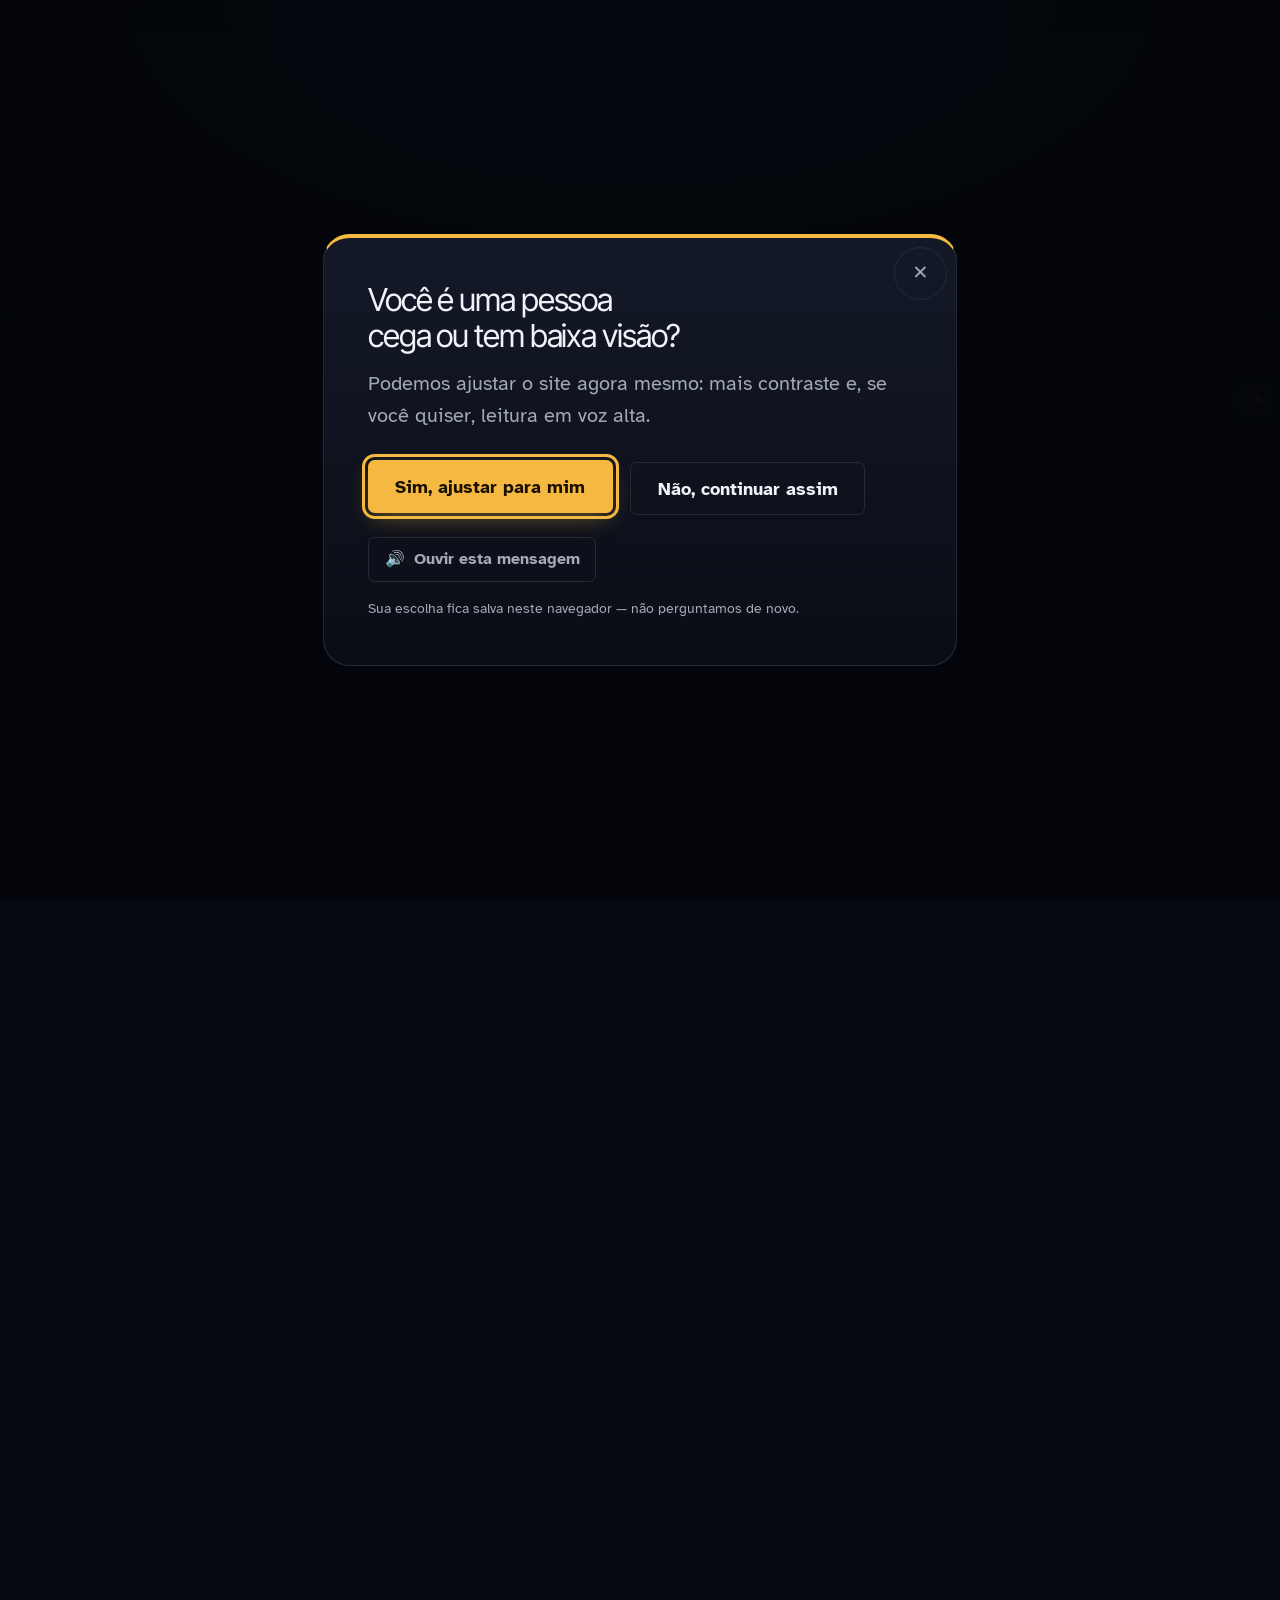
<file: index.html>
<!DOCTYPE html>
<html lang="pt-BR">
<head>
  <meta charset="UTF-8" />
  <meta name="viewport" content="width=device-width, initial-scale=1" />
  <meta
    name="description"
    content="Ponto a Ponto: site escolar sobre acessibilidade, Braille e tecnologia assistiva — feito para pessoas cegas, com baixa visão e para quem quer aprender sobre o tema."
  />
  <meta name="theme-color" content="#0A0D16" />
  <title>Ponto a Ponto — Acessibilidade, Braille e tecnologia assistiva</title>

  <!-- Favicon: cela Braille da letra P (a marca do site) -->
  <link rel="icon" href="favicon.svg" type="image/svg+xml" />
  <link rel="icon" href="favicon-32.png" sizes="32x32" type="image/png" />
  <link rel="apple-touch-icon" href="apple-touch-icon.png" />

  <!-- Open Graph / Twitter — cartão de preview ao compartilhar o link.
       A imagem precisa de URL ABSOLUTA (os apps buscam de fora). -->
  <meta property="og:type" content="website" />
  <meta property="og:site_name" content="Ponto a Ponto" />
  <meta property="og:locale" content="pt_BR" />
  <meta property="og:url" content="https://dgolaus.github.io/ponto-a-ponto/" />
  <meta property="og:title" content="Ponto a Ponto — Acessibilidade, Braille e tecnologia assistiva" />
  <meta property="og:description" content="Portal educativo sobre acessibilidade: aprenda Braille, conheça tecnologias assistivas e experimente. Para pessoas cegas, com baixa visão e para todo mundo." />
  <meta property="og:image" content="https://dgolaus.github.io/ponto-a-ponto/banner.png" />
  <meta property="og:image:width" content="1200" />
  <meta property="og:image:height" content="630" />
  <meta property="og:image:alt" content="Ponto a Ponto — portal educativo de acessibilidade, com um olho desenhado em pontos dourados." />
  <meta name="twitter:card" content="summary_large_image" />
  <meta name="twitter:title" content="Ponto a Ponto — Acessibilidade, Braille e tecnologia assistiva" />
  <meta name="twitter:description" content="Portal educativo sobre acessibilidade: Braille, tecnologia assistiva e dados do IBGE. Para pessoas cegas, com baixa visão e para todo mundo." />
  <meta name="twitter:image" content="https://dgolaus.github.io/ponto-a-ponto/banner.png" />

  <!--
    Fontes (sistema de 4 papéis, inspirado no DESIGN.md do Resend):
    - Atkinson Hyperlegible (Braille Institute): todo o texto de leitura e a
      interface. Escolha deliberada, pela máxima legibilidade — não trocar.
    - Newsreader (serifada): só o título do hero, tom editorial.
    - Inter Tight (grotesca compacta): títulos de seção.
    - JetBrains Mono: etiquetas, rótulos e números de destaque.
    No modo de alto contraste, todas voltam para a Atkinson.
  -->
  <link rel="preconnect" href="https://fonts.googleapis.com" />
  <link rel="preconnect" href="https://fonts.gstatic.com" crossorigin />
  <link
    href="https://fonts.googleapis.com/css2?family=Atkinson+Hyperlegible:ital,wght@0,400;0,700;1,400&family=Newsreader:ital,opsz,wght@0,6..72,300;0,6..72,400;0,6..72,500;1,6..72,400&family=Inter+Tight:wght@400;500;600&family=JetBrains+Mono:wght@400;500&display=swap"
    rel="stylesheet"
  />

  <link rel="stylesheet" href="style.css" />

  <!--
    "Aviso primeiro": esconde o site (desfocado) ANTES da pintura.
    O aviso abre sobre a tela escura; quando a pessoa responde, o
    script.js remove a classe e o site inteiro assenta em foco.
    Failsafe: se o script.js não rodar em 8s, libera o site.
  -->
  <script>
    (function () {
      var raiz = document.documentElement;
      raiz.classList.add("pre-aviso");
      setTimeout(function () {
        if (!window.__papPronto) raiz.classList.remove("pre-aviso");
      }, 8000);
    })();
  </script>

  <script src="script.js" defer></script>
</head>
<body>
  <!-- Skip link: primeiro elemento focável da página (aparece só com Tab) -->
  <a class="pular-link" href="#conteudo-principal">Pular para o conteúdo principal</a>

  <!-- Região que anuncia mudanças para leitores de tela -->
  <div id="regiao-avisos" class="visualmente-oculto" role="status" aria-live="polite"></div>

  <!--
    Cabeçalho fixo. Ao rolar, ganha a classe .rolado (via script.js):
    o nome compacta e o anel de progresso preenche em volta do logo.
    A acessibilidade agora é um menu aberto por botão, aqui dentro.
  -->
  <header class="cabecalho">
    <div class="cabecalho-conteudo">
      <!-- Pílula central: a marca, com o anel de progresso do scroll.
           (Fica no meio pelo grid-column; vem primeiro no HTML para os
           leitores de tela encontrarem o link de início logo de cara.) -->
      <a class="pilula marca" href="index.html" aria-label="Ponto a Ponto — página inicial">
        <span class="marca-simbolo" aria-hidden="true">
          <!-- Anel de progresso do scroll (o "loading" em volta do logo) -->
          <svg class="marca-anel" viewBox="0 0 44 44" width="44" height="44">
            <circle class="anel-fundo" cx="22" cy="22" r="20" />
            <circle class="anel-progresso" cx="22" cy="22" r="20" />
          </svg>
          <!-- Logotipo: célula Braille da letra P (pontos 1, 2, 3 e 4) -->
          <span class="marca-celula">
            <span class="ponto-mini cheio"></span><span class="ponto-mini cheio"></span>
            <span class="ponto-mini cheio"></span><span class="ponto-mini vazio"></span>
            <span class="ponto-mini cheio"></span><span class="ponto-mini vazio"></span>
          </span>
        </span>
        <span class="marca-nome">Ponto a Ponto</span>
      </a>

      <!-- Pílula esquerda: navegação -->
      <nav class="pilula pilula-nav" aria-label="Navegação principal">
        <ul class="menu">
          <li><a href="index.html" aria-current="page">Início</a></li>
          <li><a href="em-breve.html?de=Braille">Braille</a></li>
          <li><a href="tecnologia.html" aria-label="Tecnologia Assistiva">Tecnologia</a></li>
          <li><a href="doencas.html" aria-label="Saúde e prevenção">Saúde</a></li>
          <li><a href="cidade.html">Cidade</a></li>
          <li><a href="jogos.html">Jogos</a></li>
          <li><a href="em-breve.html?de=Historias">Histórias</a></li>
        </ul>
      </nav>

      <!-- Pílula direita: menu de acessibilidade (o botão é a pílula) -->
      <div class="acesso-menu">
        <button
          type="button"
          id="btn-acesso"
          class="pilula botao-acesso"
          aria-expanded="false"
          aria-controls="painel-acesso"
          aria-haspopup="true"
        >
          <span class="icone" aria-hidden="true">◐</span>
          <span class="botao-acesso-texto">Acessibilidade</span>
        </button>

        <div id="painel-acesso" class="painel-acesso" hidden role="group" aria-label="Ferramentas de acessibilidade">
          <p class="painel-titulo" aria-hidden="true">Acessibilidade</p>

          <div class="acesso-item">
            <span class="acesso-rotulo" id="rot-tamanho">Tamanho do texto</span>
            <span class="acesso-controle" role="group" aria-labelledby="rot-tamanho">
              <button type="button" id="btn-diminuir-fonte" class="botao-barra" aria-label="Diminuir tamanho do texto">A−</button>
              <button type="button" id="btn-aumentar-fonte" class="botao-barra" aria-label="Aumentar tamanho do texto">A+</button>
            </span>
          </div>

          <button type="button" id="btn-contraste" class="botao-barra botao-largo" aria-pressed="false">
            <span class="icone" aria-hidden="true">◐</span> Alto contraste
          </button>

          <button type="button" id="btn-ouvir" class="botao-barra botao-largo" aria-pressed="false">
            <span class="icone" aria-hidden="true">🔊</span> <span id="rotulo-ouvir">Ouvir esta página</span>
          </button>
        </div>
      </div>
    </div>
  </header>

  <main id="conteudo-principal" tabindex="-1">

    <!-- Hero: única seção alinhada à esquerda, ao lado do olho animado -->
    <section class="hero" aria-labelledby="titulo-hero">
      <div class="container hero-grade">
        <div class="hero-texto">
          <p class="hero-etiqueta" data-anima>Portal educativo sobre acessibilidade</p>
          <h1 id="titulo-hero" data-anima>
            Enxergar é só um dos jeitos de <span class="acento">ler o mundo</span>.
          </h1>
          <p class="hero-missao" data-anima>
            O Ponto a Ponto aproxima você do universo das pessoas cegas e com baixa visão:
            aprenda como funciona o Braille, conheça as tecnologias assistivas e experimente
            jogos que exploram a audição e o tato.
          </p>
          <p class="hero-destaque" data-anima>
            Você não vai só <em>aprender</em> sobre acessibilidade — vai <em>experimentá-la</em>.
          </p>
          <div class="hero-acoes" data-anima>
            <a class="botao botao-primario" href="#explorar">Explorar o site <span aria-hidden="true">↓</span></a>
            <a class="botao botao-secundario" href="em-breve.html?de=Braille">Começar pelo Braille</a>
          </div>
        </div>

        <figure class="hero-visual" data-anima>
          <div
            class="olho-canvas"
            role="img"
            aria-label="Ilustração interativa: dezenas de pontos de luz se juntam formando um olho, com raios que terminam em pontos — como a visão alcançando o mundo ponto a ponto, no ritmo do Braille. Os pontos reagem ao cursor do mouse."
          >
            <canvas class="olho-tela" aria-hidden="true"></canvas>
          </div>
          <figcaption>
            Este olho é desenhado com pontos. Como o Braille, que se lê <strong>ponto a ponto</strong>.
          </figcaption>
        </figure>
      </div>

      <a class="hero-rolar" href="#dados">
        <span class="seta" aria-hidden="true">↓</span> Role para explorar
      </a>
    </section>

    <!-- Dados do Censo 2010 (IBGE) — números com contagem animada -->
    <section id="dados" class="secao secao-dados" aria-labelledby="titulo-dados">
      <div class="container">
        <p class="rotulo-secao">Dados</p>
        <h2 id="titulo-dados">A deficiência visual faz parte da realidade de milhões de brasileiros</h2>
        <p class="secao-intro">
          Segundo o Censo 2010 do IBGE, milhões de brasileiros percebem o mundo de um jeito
          diferente — e a maior parte dos espaços, sites e materiais ainda não foi pensada para eles.
        </p>
        <ul class="grade-dados">
          <li class="dado" data-anima>
            <p class="dado-prefixo">mais de</p>
            <p class="dado-numero"><span class="contador" data-alvo="6,5">6,5</span> milhões</p>
            <p class="dado-descricao">de brasileiros têm deficiência visual</p>
          </li>
          <li class="dado" data-anima>
            <p class="dado-prefixo">desse total,</p>
            <p class="dado-numero"><span class="contador" data-alvo="506">506</span> mil</p>
            <p class="dado-descricao">pessoas são cegas</p>
          </li>
          <li class="dado" data-anima>
            <p class="dado-prefixo">e cerca de</p>
            <p class="dado-numero"><span class="contador" data-alvo="6">6</span> milhões</p>
            <p class="dado-descricao">vivem com baixa visão</p>
          </li>
        </ul>
        <p class="dados-humano">
          Por trás desses números existem milhões de pessoas que enfrentam barreiras todos os dias.
        </p>
        <p class="fonte-dados">Fonte: <a href="https://www.ibge.gov.br/" target="_blank" rel="noopener">Censo Demográfico 2010, IBGE <span aria-hidden="true">↗</span></a> — Instituto Brasileiro de Geografia e Estatística.</p>
      </div>
    </section>

    <!-- "Gostinho" interativo: digite o nome e veja em Braille, ao vivo -->
    <section class="secao secao-experimente" aria-labelledby="titulo-experimente">
      <div class="container">
        <p class="rotulo-secao">Experimente</p>
        <h2 id="titulo-experimente">Escreva seu nome em Braille</h2>
        <p class="secao-intro">
          Digite uma palavra e veja como ela seria representada no sistema Braille.
          Cada letra ocupa uma célula de seis pontos.
        </p>
        <div class="braille-brinquedo" data-anima>
          <label class="braille-rotulo" for="entrada-braille">Digite uma palavra ou o seu nome</label>
          <input
            type="text"
            id="entrada-braille"
            class="braille-entrada"
            maxlength="22"
            autocomplete="off"
            autocapitalize="off"
            autocorrect="off"
            spellcheck="false"
            placeholder="ex.: João Lucas"
            aria-describedby="braille-ajuda"
          />
          <p id="braille-ajuda" class="visualmente-oculto">
            Conforme você digita, cada letra é anunciada com os pontos da célula Braille
            correspondente. Esta é uma representação visual do Braille — no Braille físico,
            os pontos ficam em relevo e são lidos pelo tato.
          </p>
          <div class="braille-saida" id="saida-braille" aria-hidden="true"></div>
          <!-- Saída textual pro leitor de tela: "A: ponto 1. N: pontos 1, 3, 4, 5." -->
          <p id="braille-descricao" class="visualmente-oculto" aria-live="polite" aria-atomic="true"></p>
          <p class="braille-legenda">
            Esta é uma <strong>representação visual</strong>. No Braille físico, os pontos
            ficam em relevo e são lidos pelo tato. Alfabeto básico (a–z).
          </p>
        </div>
      </div>
    </section>

    <!-- Navegação para as sub-páginas: linhas numeradas de ponta a ponta -->
    <section id="explorar" class="secao secao-explorar" aria-labelledby="titulo-explorar">
      <div class="container">
        <p class="rotulo-secao">Explorar</p>
        <h2 id="titulo-explorar">Por onde você quer começar?</h2>
        <ul class="lista-linhas">
          <li data-anima>
            <a class="linha" href="em-breve.html?de=Braille">
              <span class="linha-numero" aria-hidden="true">01</span>
              <div class="linha-corpo">
                <h3 class="linha-titulo">Braille</h3>
                <p class="linha-texto">
                  Aprenda como seis pontos em relevo formam letras, números e até partituras de música.
                </p>
              </div>
              <span class="linha-seta" aria-hidden="true">→</span>
            </a>
          </li>
          <li data-anima>
            <a class="linha" href="tecnologia.html">
              <span class="linha-numero" aria-hidden="true">02</span>
              <div class="linha-corpo">
                <h3 class="linha-titulo">Tecnologia Assistiva</h3>
                <p class="linha-texto">
                  Leitores de tela, audiodescrição e bengalas inteligentes: as ferramentas que ampliam a autonomia.
                </p>
              </div>
              <span class="linha-seta" aria-hidden="true">→</span>
            </a>
          </li>
          <li data-anima>
            <a class="linha" href="jogos.html">
              <span class="linha-numero" aria-hidden="true">03</span>
              <div class="linha-corpo">
                <h3 class="linha-titulo">Jogos</h3>
                <p class="linha-texto">
                  Três desafios: escrever em Braille, aprender a digitar sem olhar e testar o que
                  você sabe sobre o olho — feitos para todo mundo jogar.
                </p>
              </div>
              <span class="linha-seta" aria-hidden="true">→</span>
            </a>
          </li>
          <li data-anima>
            <a class="linha" href="em-breve.html?de=Historias">
              <span class="linha-numero" aria-hidden="true">04</span>
              <div class="linha-corpo">
                <h3 class="linha-titulo">Histórias</h3>
                <p class="linha-texto">
                  Relatos reais de pessoas cegas e com baixa visão sobre estudo, trabalho e vida cotidiana.
                </p>
              </div>
              <span class="linha-seta" aria-hidden="true">→</span>
            </a>
          </li>
          <li data-anima>
            <a class="linha" href="doencas.html">
              <span class="linha-numero" aria-hidden="true">05</span>
              <div class="linha-corpo">
                <h3 class="linha-titulo">Saúde e prevenção</h3>
                <p class="linha-texto">
                  Doenças na gravidez e no nascimento que podem causar baixa visão ou cegueira — e o que ajuda a evitá-las.
                </p>
              </div>
              <span class="linha-seta" aria-hidden="true">→</span>
            </a>
          </li>
          <li data-anima>
            <a class="linha" href="leis.html">
              <span class="linha-numero" aria-hidden="true">06</span>
              <div class="linha-corpo">
                <h3 class="linha-titulo">Direitos e leis</h3>
                <p class="linha-texto">
                  Trinta anos de conquistas: as leis que garantem acessibilidade, trabalho, cão-guia e autonomia — com o texto oficial de cada uma.
                </p>
              </div>
              <span class="linha-seta" aria-hidden="true">→</span>
            </a>
          </li>
          <li>
            <a class="linha" href="cidade.html">
              <span class="linha-numero" aria-hidden="true">07</span>
              <div class="linha-corpo">
                <h3 class="linha-titulo">Cidade acessível</h3>
                <p class="linha-texto">
                  Semáforos que dizem a mesma coisa por posição, símbolo e som — e a ecolocalização humana, a habilidade de ler o espaço pelo eco.
                </p>
              </div>
              <span class="linha-seta" aria-hidden="true">→</span>
            </a>
          </li>
        </ul>
      </div>
    </section>

    <!-- Compromisso de acessibilidade (grade de 6 painéis) -->
    <section class="secao secao-compromisso" aria-labelledby="titulo-compromisso">
      <div class="container">
        <p class="rotulo-secao">Como foi feito</p>
        <h2 id="titulo-compromisso">Feito para ser lido por todo mundo</h2>
        <p class="secao-intro">
          Aqui, acessibilidade não é um extra: é o ponto de partida. Estas são as decisões
          técnicas que sustentam o site — e que a gente faz questão de mostrar:
        </p>
        <ul class="grade-compromissos">
          <li class="compromisso" data-anima>
            <span class="compromisso-marca" aria-hidden="true">✔</span>
            <p>
              <strong>Fonte Atkinson Hyperlegible</strong> em todo o texto de leitura, criada pelo Braille
              Institute para maximizar a legibilidade e diferenciar caracteres parecidos, como I, l e 1.
            </p>
          </li>
          <li class="compromisso" data-anima>
            <span class="compromisso-marca" aria-hidden="true">✔</span>
            <p>
              <strong>Contraste WCAG</strong> entre texto e fundo (AAA no texto principal), com um modo
              de alto contraste reforçado — e nunca só pela cor: todo estado vem com texto ou ícone junto.
            </p>
          </li>
          <li class="compromisso" data-anima>
            <span class="compromisso-marca" aria-hidden="true">✔</span>
            <p>
              <strong>Navegação completa por teclado</strong>, com foco sempre visível.
              Experimente percorrer a página usando a tecla Tab.
            </p>
          </li>
          <li class="compromisso" data-anima>
            <span class="compromisso-marca" aria-hidden="true">✔</span>
            <p>
              <strong>Leitura em voz alta</strong> e tamanho de texto ajustável, sem quebrar o layout.
            </p>
          </li>
          <li class="compromisso" data-anima>
            <span class="compromisso-marca" aria-hidden="true">✔</span>
            <p>
              <strong>Compatível com leitores de tela:</strong> HTML semântico, rótulos ARIA e avisos
              anunciados em voz — quem usa NVDA, VoiceOver ou TalkBack navega o site inteiro.
            </p>
          </li>
          <li class="compromisso" data-anima>
            <span class="compromisso-marca" aria-hidden="true">✔</span>
            <p>
              <strong>Respeita as suas preferências:</strong> quem escolhe “reduzir movimento” no
              aparelho (ou liga o alto contraste) navega sem nenhuma animação — o site se adapta a você.
            </p>
          </li>
        </ul>
      </div>
    </section>

    <!--
      Seção "A turma inteira" (portal com os temas dos grupos) removida por
      ora — a turma ainda vai decidir quem faz cada conteúdo. O CSS
      (.secao-turma / .grade-turma / .turma-item) segue no style.css, então
      dá pra trazer de volta com este bloco quando os temas forem definidos.
    -->

    <!-- Encerramento -->
    <section class="secao secao-encerramento" aria-labelledby="titulo-encerramento">
      <div class="container encerramento-caixa">
        <h2 id="titulo-encerramento">A acessibilidade beneficia todo mundo.</h2>
        <p>
          Legendas, alto contraste, texto que dá pra ouvir, navegação por teclado — o que começa
          como necessidade de alguns acaba deixando a experiência melhor para todos.
        </p>
        <div class="encerramento-acoes">
          <a class="botao botao-primario" href="#conteudo-principal">Explorar de novo <span aria-hidden="true">↑</span></a>
          <a class="botao botao-secundario" href="#referencias">Conhecer as referências</a>
        </div>
      </div>
    </section>
  </main>

  <!-- Rodapé com créditos -->
  <footer class="rodape">
    <div class="container rodape-conteudo">
      <p class="marca-nome">Ponto a Ponto</p>
      <p class="rodape-frase">Um site que se lê com os olhos, com os ouvidos e com as pontas dos dedos.</p>
      <nav aria-label="Navegação do rodapé">
        <ul class="menu menu-rodape">
          <li><a href="em-breve.html?de=Braille">Braille</a></li>
          <li><a href="tecnologia.html">Tecnologia Assistiva</a></li>
          <li><a href="doencas.html">Saúde e prevenção</a></li>
          <li><a href="leis.html">Direitos e leis</a></li>
          <li><a href="cidade.html">Cidade acessível</a></li>
          <li><a href="jogos.html">Jogos</a></li>
          <li><a href="em-breve.html?de=Historias">Histórias</a></li>
        </ul>
      </nav>
      <div id="referencias" class="rodape-referencias" tabindex="-1">
        <p class="rodape-ref-titulo">Referências</p>
        <ul class="lista-referencias">
          <li>
            <a href="https://www.ibge.gov.br/" target="_blank" rel="noopener">
              Censo Demográfico 2010 — IBGE <span aria-hidden="true">↗</span>
            </a>
            <span class="ref-desc">dados sobre deficiência visual no Brasil</span>
          </li>
          <li>
            <a href="https://www.w3.org/WAI/standards-guidelines/wcag/" target="_blank" rel="noopener">
              WCAG — W3C <span aria-hidden="true">↗</span>
            </a>
            <span class="ref-desc">diretrizes de acessibilidade para a web</span>
          </li>
          <li>
            <a href="https://www.brailleinstitute.org/freefont/" target="_blank" rel="noopener">
              Atkinson Hyperlegible — Braille Institute <span aria-hidden="true">↗</span>
            </a>
            <span class="ref-desc">a fonte de leitura do site</span>
          </li>
          <li>
            <a href="https://github.com/dgolaus/ponto-a-ponto" target="_blank" rel="noopener">
              Código-fonte no GitHub <span aria-hidden="true">↗</span>
            </a>
            <span class="ref-desc">todo o código do site é aberto</span>
          </li>
        </ul>
      </div>

      <div class="rodape-creditos">
        <!-- Removido temporariamente a pedido do Dg — é só descomentar pra voltar:
        <p>Projeto desenvolvido pela turma <strong>2º EM</strong> — <strong>Colégio Cívico-Militar Castro Alves</strong>, 2026.</p>
        -->
        <p>
          Programação por
          <a href="https://github.com/dgolaus" target="_blank" rel="noopener">Douglas (@dgolaus)</a>
          e
          <a href="https://github.com/joaomarino767" target="_blank" rel="noopener">João Lucas (@joaomarino767)</a>.
          Conteúdo e design pela turma · Orientação: profª <strong>Célia Regina</strong>.
        </p>
        <p class="rodape-atualizado">Última atualização: agosto de 2026.</p>
      </div>
    </div>
  </footer>

  <!--
    Popup de identificação: abre assim que a pessoa entra na página
    (uma vez por sessão do navegador — controlado pelo script.js).
    Usa <dialog>, que já traz foco preso, tecla Esc e fundo escurecido.
  -->
  <dialog id="dialogo-pergunta" class="dialogo-pergunta" role="dialog" aria-modal="true" aria-labelledby="titulo-pergunta" aria-describedby="desc-pergunta">
    <button type="button" id="btn-fechar-dialogo" class="dialogo-fechar" aria-label="Fechar aviso">
      <span aria-hidden="true">✕</span>
    </button>
    <h2 id="titulo-pergunta">Você é uma pessoa cega ou tem baixa visão?</h2>
    <p id="desc-pergunta">Podemos ajustar o site agora mesmo: mais contraste e, se você quiser, leitura em voz alta.</p>

    <div id="banner-acoes" class="banner-acoes">
      <button type="button" id="btn-pergunta-sim" class="botao botao-primario" autofocus>Sim, ajustar para mim</button>
      <button type="button" id="btn-pergunta-nao" class="botao botao-secundario">Não, continuar assim</button>
    </div>

    <button type="button" id="btn-ouvir-mensagem" class="dialogo-ouvir">
      <span class="icone" aria-hidden="true">🔊</span> Ouvir esta mensagem
    </button>

    <p class="dialogo-nota">Sua escolha fica salva neste navegador — não perguntamos de novo.</p>

    <!-- Segunda etapa: oferecida depois do "Sim" -->
    <div id="banner-seguinte" class="banner-seguinte" hidden>
      <p>
        Pronto! O <strong>alto contraste</strong> foi ativado e as <strong>animações</strong> desligadas.
        Quer que esta página seja <strong>lida em voz alta</strong> também?
      </p>
      <div class="banner-acoes">
        <button type="button" id="btn-ouvir-sim" class="botao botao-primario">Sim, ler em voz alta</button>
        <button type="button" id="btn-ouvir-nao" class="botao botao-secundario">Agora não</button>
      </div>
    </div>
  </dialog>

  <!-- Toast visual (o leitor de tela usa a região aria-live acima) -->
  <div id="toast" class="toast" aria-hidden="true"></div>
</body>
</html>
</file>
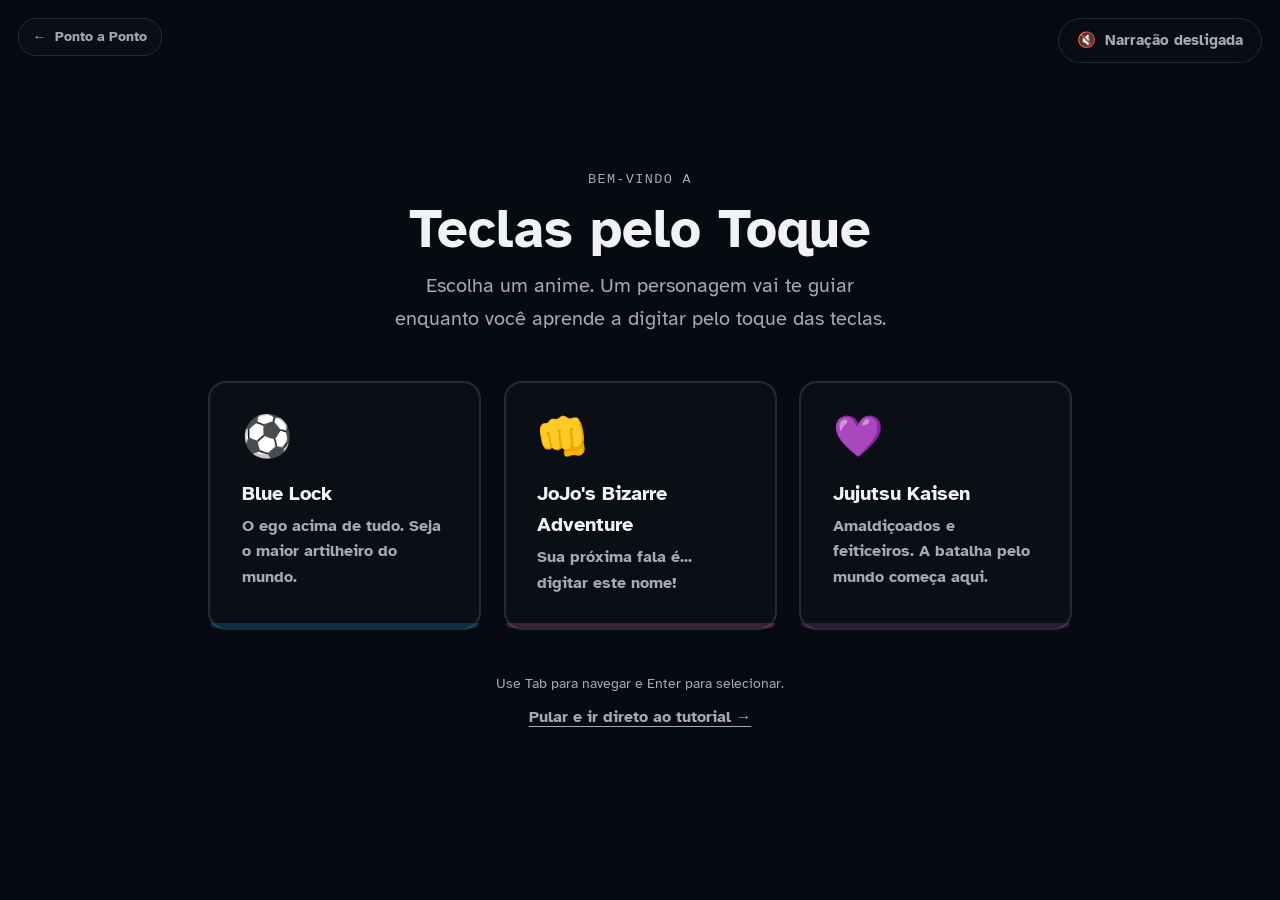
<file: jogos/teclas-pelo-toque/index.html>
<!DOCTYPE html>
<html lang="pt-BR">
  <head>
    <meta charset="UTF-8" />
    <meta name="viewport" content="width=device-width, initial-scale=1.0" />
    <title>Teclas pelo Toque — Ponto a Ponto</title>
    <meta
      name="description"
      content="Aprenda a digitar sem olhar para o teclado, pelo relevo das teclas F e J. Jogo acessível com voz em português, criado por Victor Bellin (Chorão)."
    />
    <meta name="theme-color" content="#080a11" />

    <!-- Favicon do Ponto a Ponto (cela Braille da letra P) -->
    <link rel="icon" href="../../favicon.svg" type="image/svg+xml" />
    <link rel="icon" href="../../favicon-32.png" sizes="32x32" type="image/png" />
    <link rel="apple-touch-icon" href="../../apple-touch-icon.png" />

    <!-- Open Graph / Twitter -->
    <meta property="og:type" content="article" />
    <meta property="og:site_name" content="Ponto a Ponto" />
    <meta property="og:locale" content="pt_BR" />
    <meta property="og:url" content="https://dgolaus.github.io/ponto-a-ponto/jogos/teclas-pelo-toque/" />
    <meta property="og:title" content="Teclas pelo Toque — Ponto a Ponto" />
    <meta property="og:description" content="Aprenda a digitar sem olhar para o teclado, pelo relevo das teclas F e J." />
    <meta property="og:image" content="https://dgolaus.github.io/ponto-a-ponto/banner.png" />
    <meta property="og:image:width" content="1200" />
    <meta property="og:image:height" content="630" />
    <meta property="og:image:alt" content="Ponto a Ponto — portal educativo de acessibilidade." />
    <meta name="twitter:card" content="summary_large_image" />
    <meta name="twitter:image" content="https://dgolaus.github.io/ponto-a-ponto/banner.png" />

    <style>
      html, body { height: 100%; margin: 0; }
      #root { height: 100%; }

      /* Botão de narração — fica fora do #root, então o React não o toca */
      .pap-som {
        position: fixed;
        top: 1rem;
        right: 1rem;
        z-index: 9999;
        display: inline-flex;
        align-items: center;
        gap: 0.5rem;
        padding: 0.55rem 1rem;
        font-family: "Atkinson Hyperlegible", "Segoe UI", system-ui, sans-serif;
        font-size: 0.85rem;
        font-weight: 700;
        color: #a3a9b7;
        background-color: rgba(11, 14, 21, 0.9);
        border: 1px solid #252a37;
        border-radius: 999px;
        cursor: pointer;
        transition: color 0.2s ease, border-color 0.2s ease;
      }
      .pap-som:hover { border-color: #f5b942; color: #f0f2f7; }
      .pap-som:focus-visible { outline: 3px solid #f5b942; outline-offset: 2px; }
      .pap-som[aria-pressed="true"] { color: #f5b942; border-color: #f5b942; }
      @media (max-width: 40rem) { .pap-som { font-size: 0.78rem; padding: 0.45rem 0.8rem; } }
    </style>

    <!--
      Narração é OPT-IN. Sem isto, o jogo começa a falar sozinho ao abrir:
      (1) áudio automático contraria a WCAG 1.4.2 (controle de áudio) e
      (2) a voz do jogo atropela o leitor de tela de quem é cego.
      A preferência é a mesma do resto do site (localStorage), então quem
      ligou na página de Jogos chega aqui já com som.
      Roda ANTES do módulo do jogo, que é deferido.
    -->
    <script>
      (function () {
        var CHAVE = "pontoaponto-som-jogos";
        window.papSomLigado = function () {
          try { return localStorage.getItem(CHAVE) === "1"; } catch (e) { return false; }
        };
        window.papDefinirSom = function (ligado) {
          try { localStorage.setItem(CHAVE, ligado ? "1" : "0"); } catch (e) { /* segue */ }
        };
        if (!("speechSynthesis" in window)) return;
        // Deixa o jogo chamar speak() à vontade: só deixamos passar se a
        // pessoa tiver ligado. A checagem é por chamada, então o botão
        // liga/desliga na hora, sem recarregar.
        var falar = window.speechSynthesis.speak.bind(window.speechSynthesis);
        window.speechSynthesis.speak = function (fala) {
          if (window.papSomLigado()) return falar(fala);
        };
      })();
    </script>

    <script type="module" crossorigin src="./assets/index-EEOq1Lr1.js"></script>
    <link rel="stylesheet" crossorigin href="./assets/index-Dy9_CepL.css">
  </head>

  <body>
    <button type="button" id="pap-som" class="pap-som" aria-pressed="false">
      <span aria-hidden="true">🔇</span>
      <span id="pap-som-texto">Narração desligada</span>
    </button>

    <div id="root"></div>

    <script>
      (function () {
        var botao = document.getElementById("pap-som");
        var texto = document.getElementById("pap-som-texto");
        var icone = botao && botao.querySelector("[aria-hidden]");
        if (!botao) return;
        if (!("speechSynthesis" in window)) { botao.hidden = true; return; }

        function pintar() {
          var ligado = window.papSomLigado();
          botao.setAttribute("aria-pressed", String(ligado));
          texto.textContent = ligado ? "Narração ligada" : "Narração desligada";
          icone.textContent = ligado ? "🔊" : "🔇";
        }

        botao.addEventListener("click", function () {
          var novo = !window.papSomLigado();
          window.papDefinirSom(novo);
          // ao desligar, cala o que estiver falando agora
          if (!novo) window.speechSynthesis.cancel();
          pintar();
        });

        pintar();
      })();
    </script>
  </body>
</html>
</file>
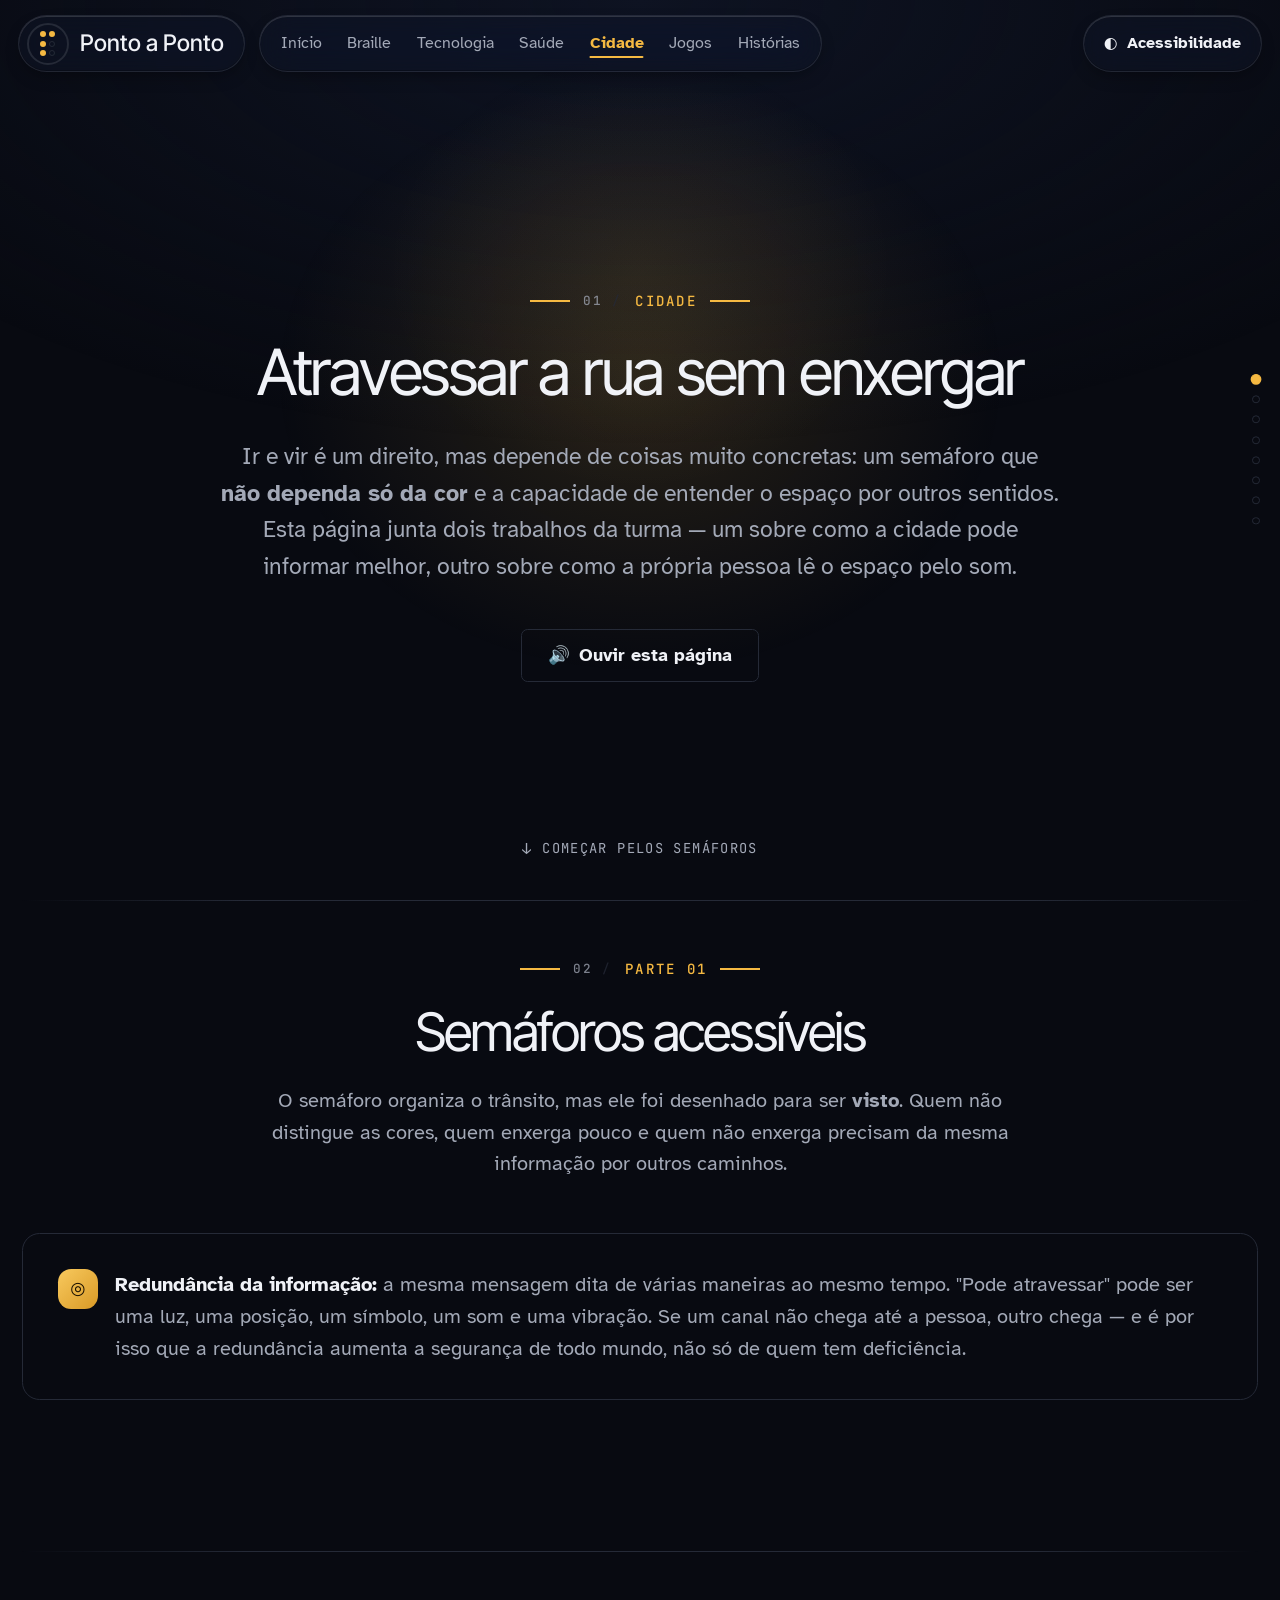
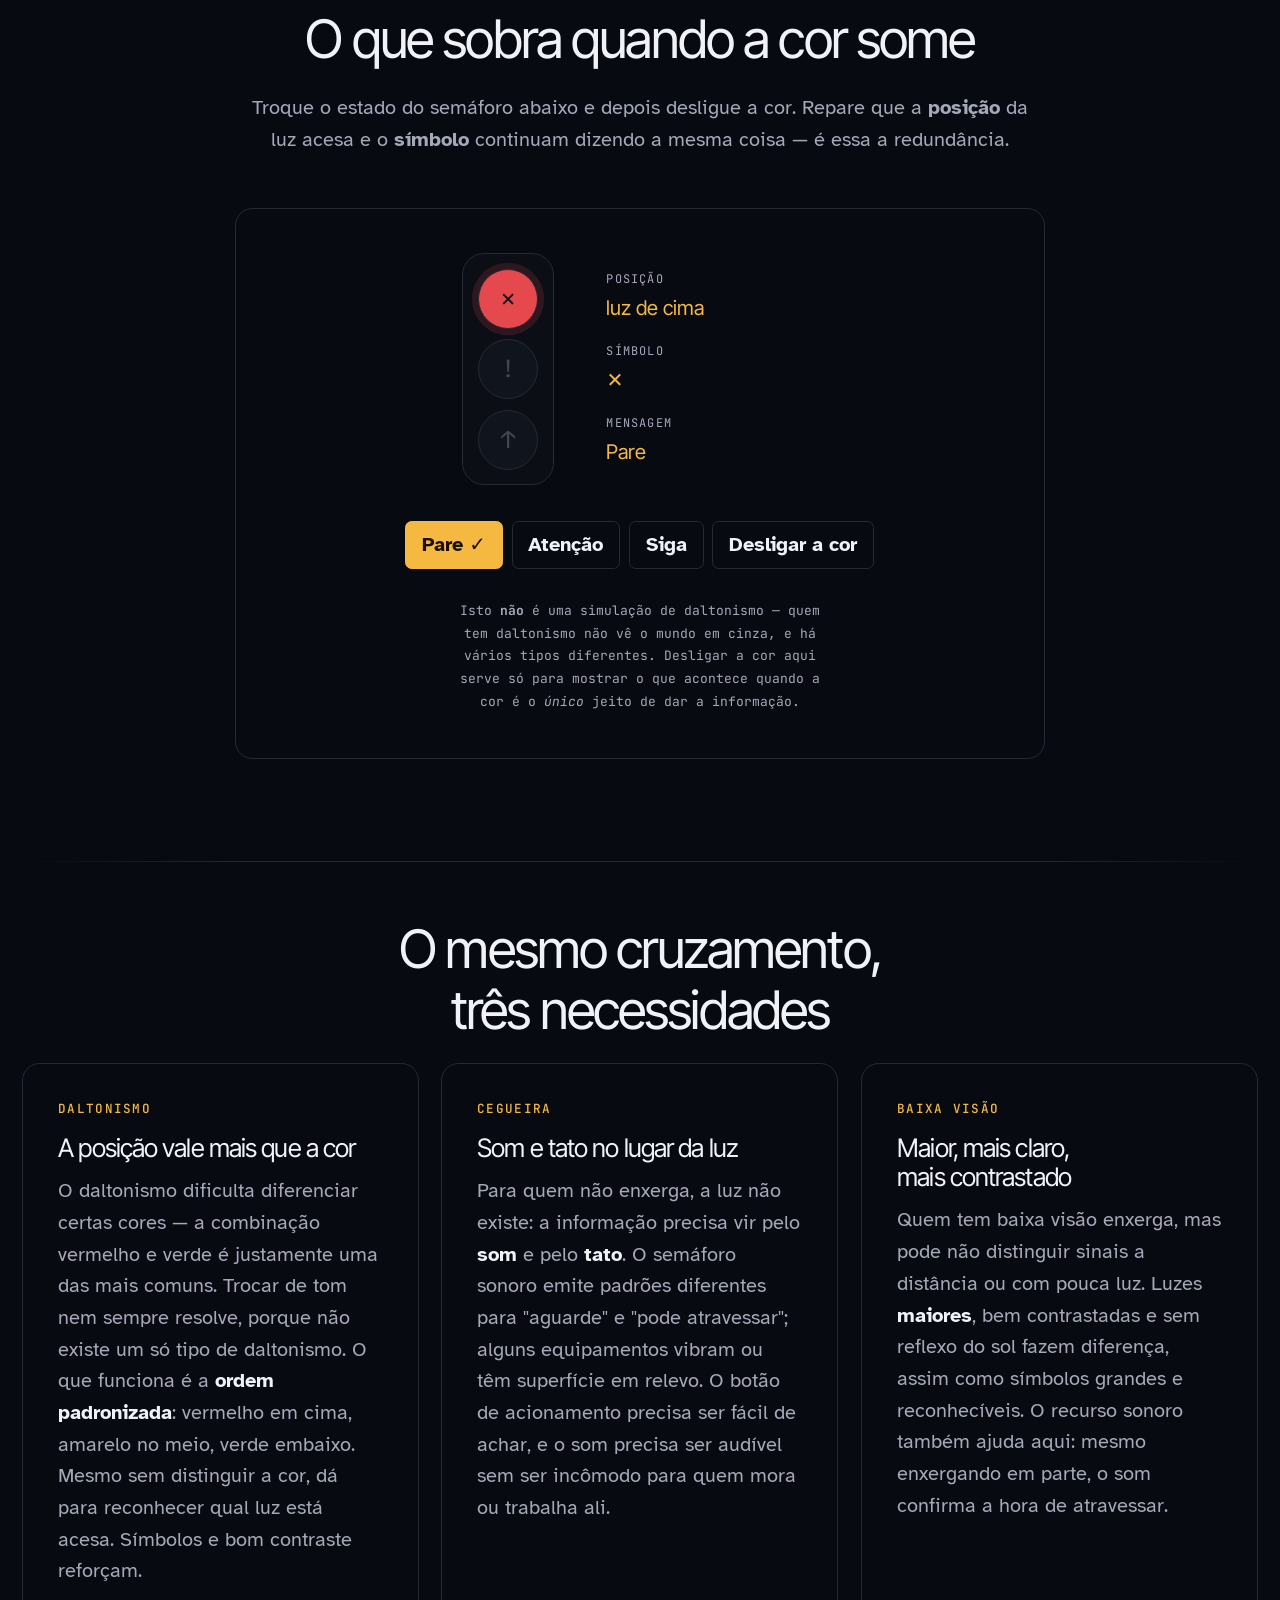
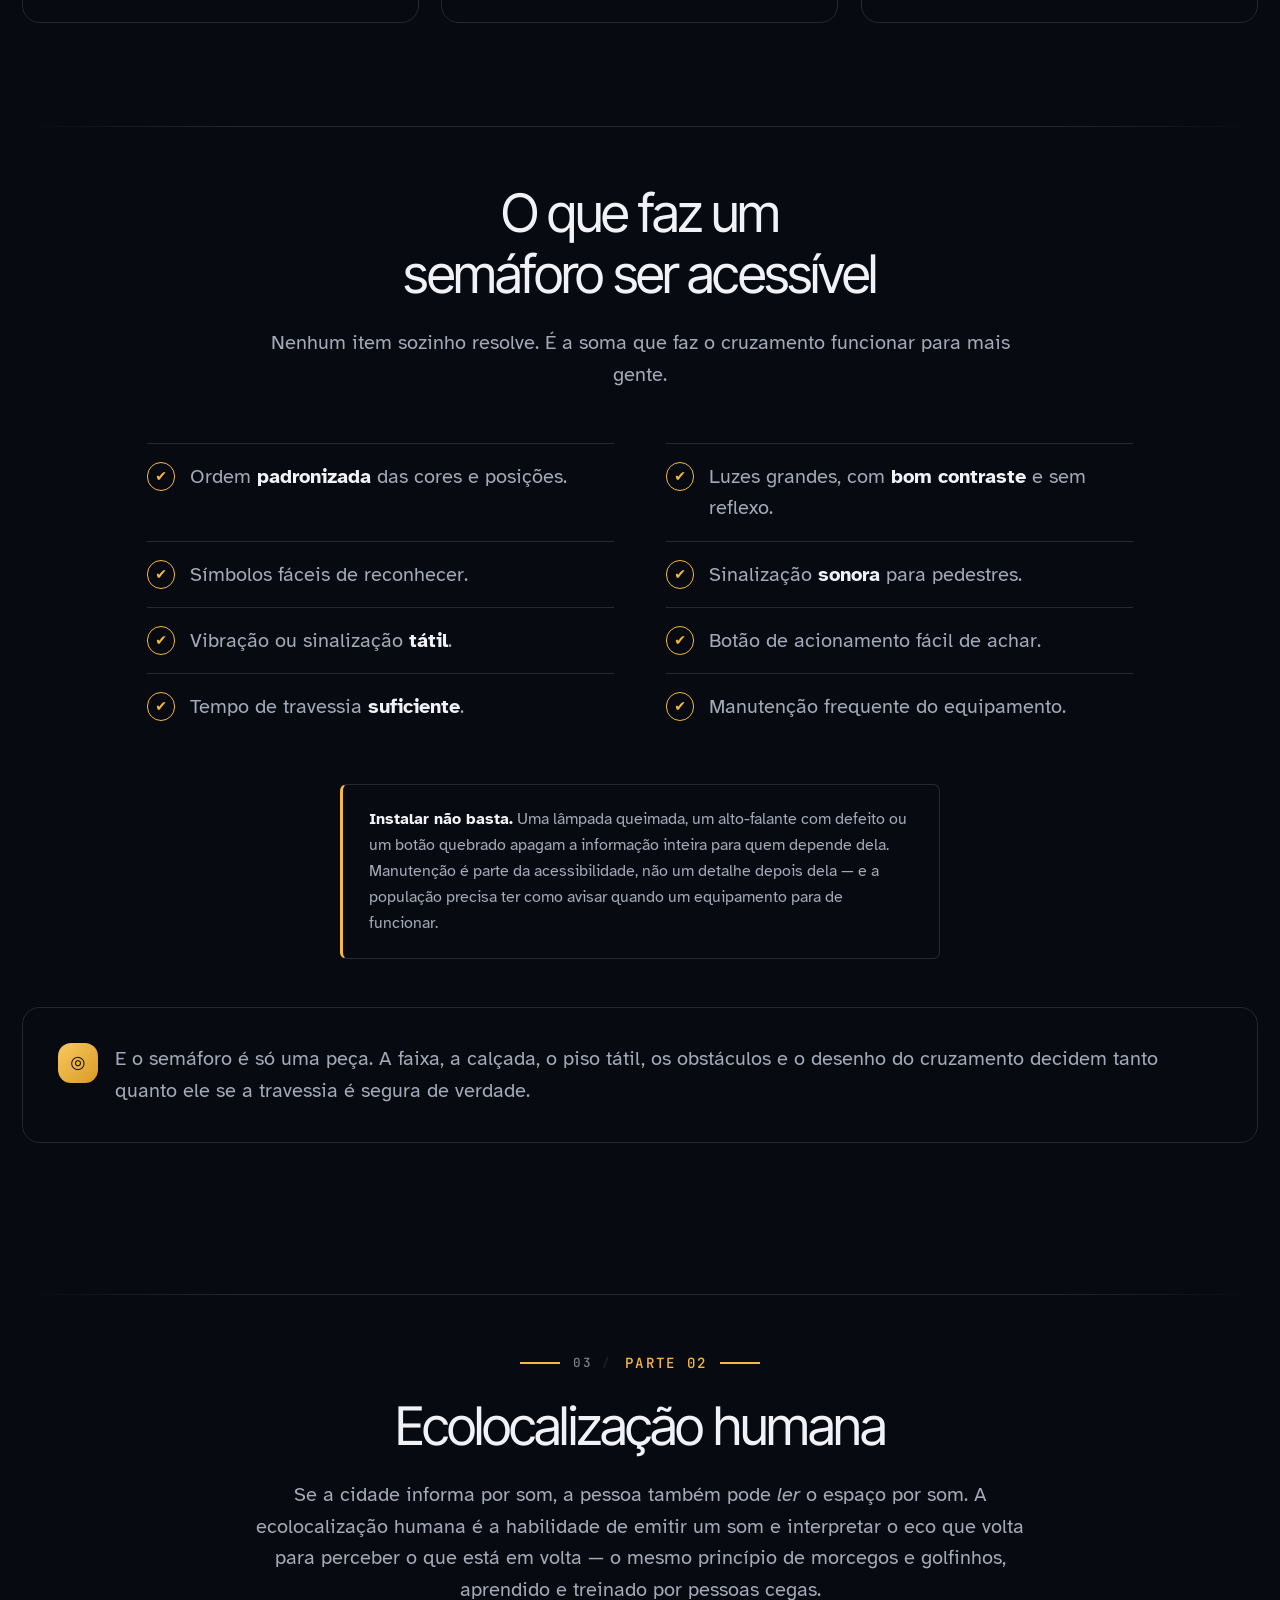
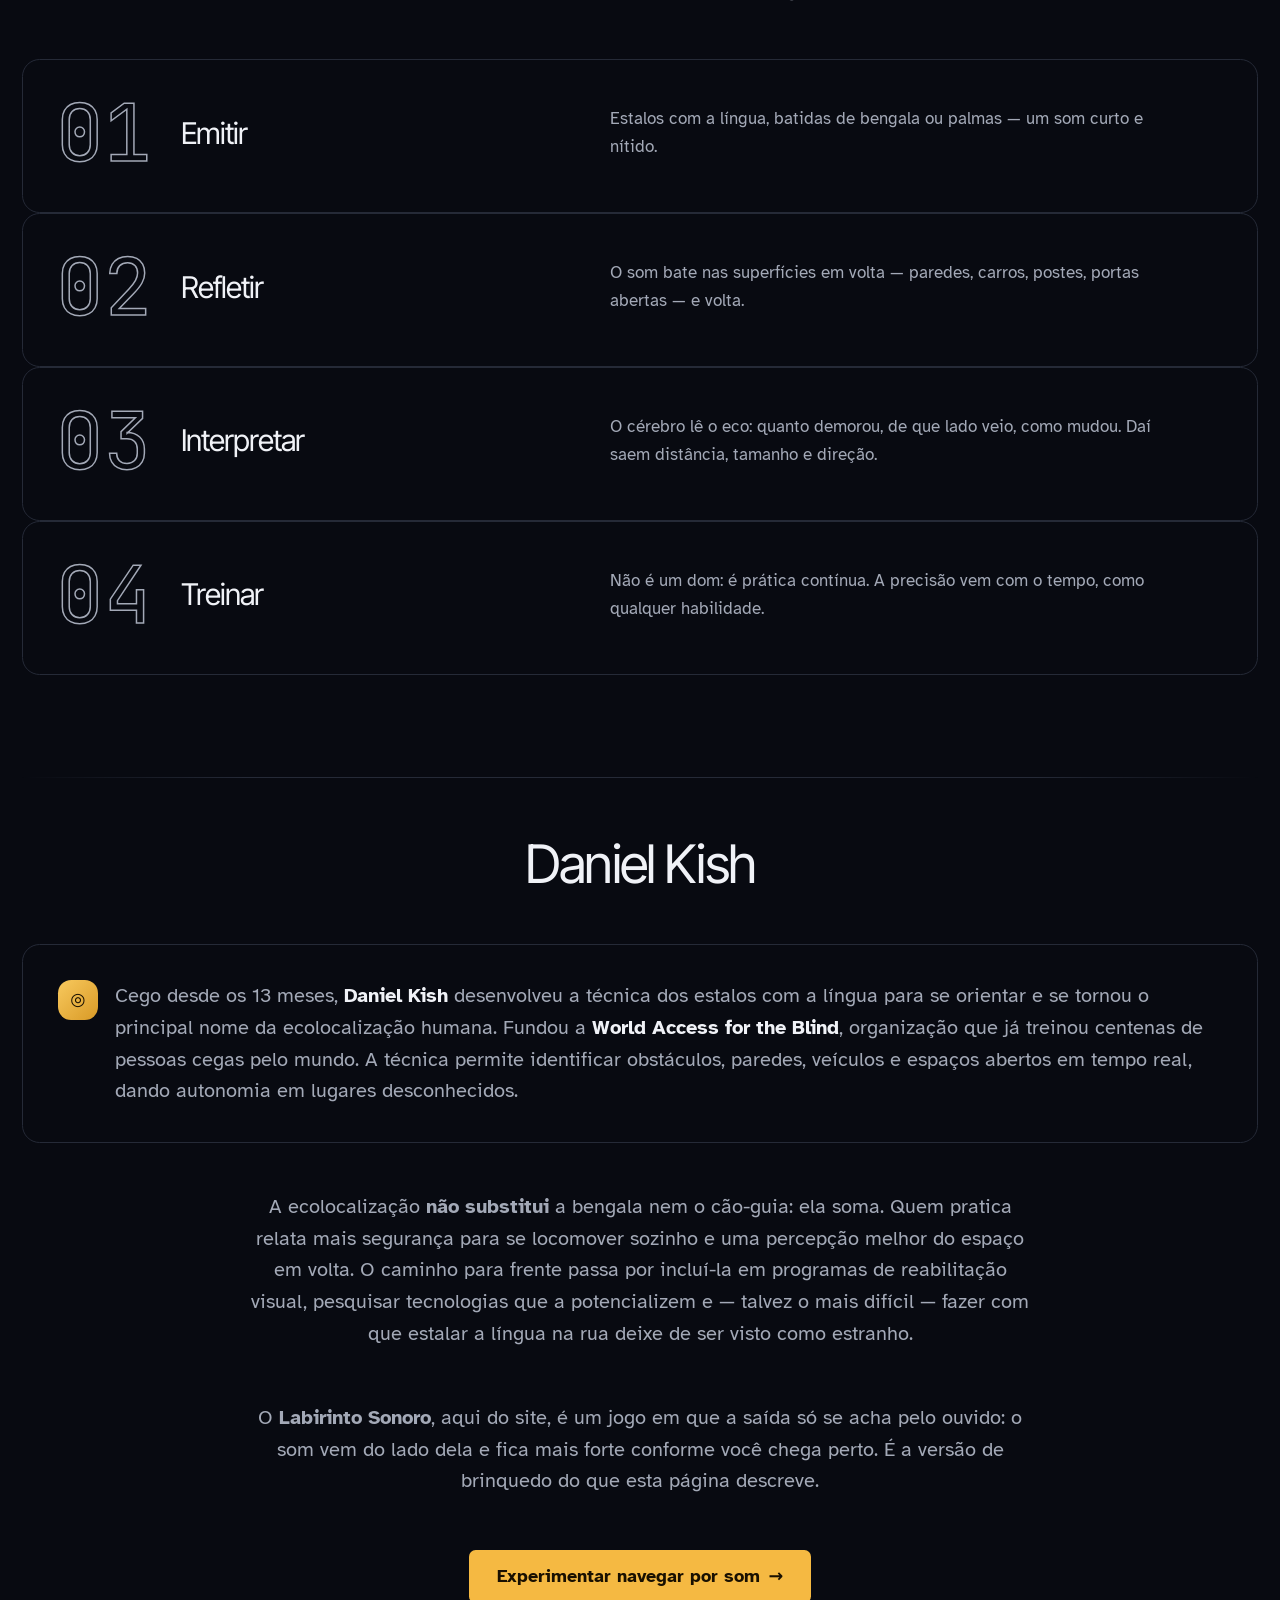
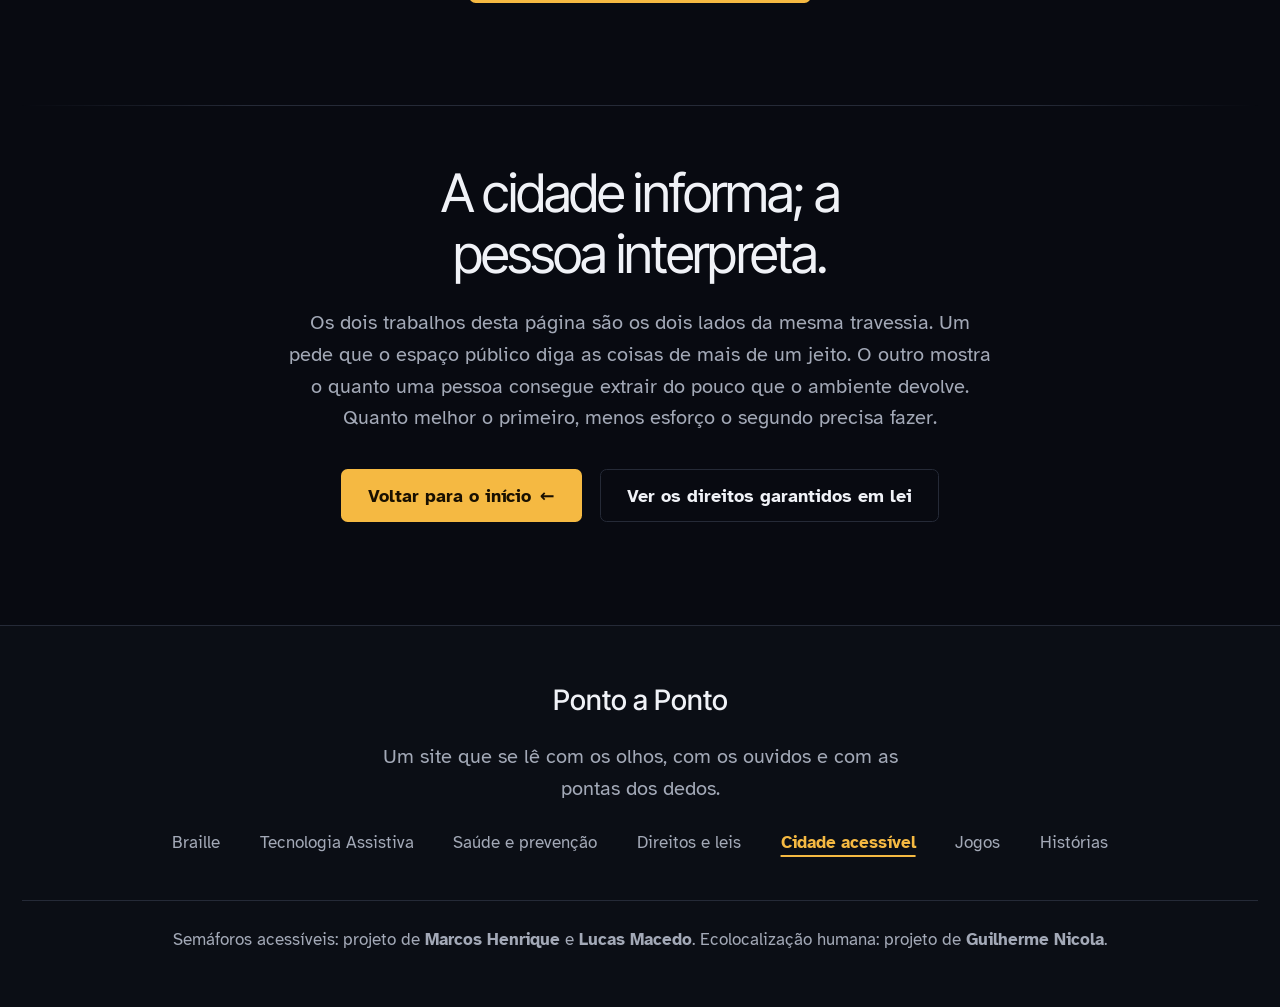
<file: cidade.html>
<!DOCTYPE html>
<html lang="pt-BR">
<head>
  <meta charset="UTF-8" />
  <meta name="viewport" content="width=device-width, initial-scale=1" />
  <meta
    name="description"
    content="Como uma pessoa cega ou com baixa visão atravessa a cidade: semáforos que informam por posição, símbolo, som e vibração — e a ecolocalização humana, a habilidade de se orientar pelo eco do próprio som."
  />
  <meta name="theme-color" content="#0A0D16" />
  <title>Cidade acessível — Ponto a Ponto</title>

  <!-- Favicon: cela Braille da letra P (a marca do site) -->
  <link rel="icon" href="favicon.svg" type="image/svg+xml" />
  <link rel="icon" href="favicon-32.png" sizes="32x32" type="image/png" />
  <link rel="apple-touch-icon" href="apple-touch-icon.png" />

  <!-- Open Graph / Twitter -->
  <meta property="og:type" content="article" />
  <meta property="og:site_name" content="Ponto a Ponto" />
  <meta property="og:locale" content="pt_BR" />
  <meta property="og:url" content="https://dgolaus.github.io/ponto-a-ponto/cidade.html" />
  <meta property="og:title" content="Cidade acessível — Ponto a Ponto" />
  <meta property="og:description" content="Semáforos que informam por posição, símbolo, som e vibração — e a ecolocalização humana, a habilidade de se orientar pelo eco do próprio som." />
  <meta property="og:image" content="https://dgolaus.github.io/ponto-a-ponto/banner.png" />
  <meta property="og:image:width" content="1200" />
  <meta property="og:image:height" content="630" />
  <meta property="og:image:alt" content="Ponto a Ponto — portal educativo de acessibilidade." />
  <meta name="twitter:card" content="summary_large_image" />
  <meta name="twitter:image" content="https://dgolaus.github.io/ponto-a-ponto/banner.png" />

  <link rel="preconnect" href="https://fonts.googleapis.com" />
  <link rel="preconnect" href="https://fonts.gstatic.com" crossorigin />
  <link
    href="https://fonts.googleapis.com/css2?family=Atkinson+Hyperlegible:ital,wght@0,400;0,700;1,400&family=Newsreader:ital,opsz,wght@0,6..72,300;0,6..72,400;0,6..72,500;1,6..72,400&family=Inter+Tight:wght@400;500;600&family=JetBrains+Mono:wght@400;500&display=swap"
    rel="stylesheet"
  />

  <link rel="stylesheet" href="style.css" />

  <!-- Entrada suave: esconde a página antes da pintura; o script.js revela. -->
  <script>
    (function () {
      var raiz = document.documentElement;
      raiz.classList.add("pre-aviso");
      setTimeout(function () {
        if (!window.__papPronto) raiz.classList.remove("pre-aviso");
      }, 8000);
    })();
  </script>

  <script src="script.js" defer></script>
</head>
<body data-pagina="cidade">
  <a class="pular-link" href="#conteudo-principal">Pular para o conteúdo principal</a>

  <div id="regiao-avisos" class="visualmente-oculto" role="status" aria-live="polite"></div>

  <header class="cabecalho">
    <div class="cabecalho-conteudo">
      <a class="pilula marca" href="index.html" aria-label="Ponto a Ponto — página inicial">
        <span class="marca-simbolo" aria-hidden="true">
          <svg class="marca-anel" viewBox="0 0 44 44" width="44" height="44">
            <circle class="anel-fundo" cx="22" cy="22" r="20" />
            <circle class="anel-progresso" cx="22" cy="22" r="20" />
          </svg>
          <span class="marca-celula">
            <span class="ponto-mini cheio"></span><span class="ponto-mini cheio"></span>
            <span class="ponto-mini cheio"></span><span class="ponto-mini vazio"></span>
            <span class="ponto-mini cheio"></span><span class="ponto-mini vazio"></span>
          </span>
        </span>
        <span class="marca-nome">Ponto a Ponto</span>
      </a>

      <nav class="pilula pilula-nav" aria-label="Navegação principal">
        <ul class="menu">
          <li><a href="index.html">Início</a></li>
          <li><a href="em-breve.html?de=Braille">Braille</a></li>
          <li><a href="tecnologia.html" aria-label="Tecnologia Assistiva">Tecnologia</a></li>
          <li><a href="doencas.html" aria-label="Saúde e prevenção">Saúde</a></li>
          <li><a href="cidade.html" aria-current="page">Cidade</a></li>
          <li><a href="jogos.html">Jogos</a></li>
          <li><a href="em-breve.html?de=Historias">Histórias</a></li>
        </ul>
      </nav>

      <div class="acesso-menu">
        <button
          type="button"
          id="btn-acesso"
          class="pilula botao-acesso"
          aria-expanded="false"
          aria-controls="painel-acesso"
          aria-haspopup="true"
        >
          <span class="icone" aria-hidden="true">◐</span>
          <span class="botao-acesso-texto">Acessibilidade</span>
        </button>

        <div id="painel-acesso" class="painel-acesso" hidden role="group" aria-label="Ferramentas de acessibilidade">
          <p class="painel-titulo" aria-hidden="true">Acessibilidade</p>

          <div class="acesso-item">
            <span class="acesso-rotulo" id="rot-tamanho">Tamanho do texto</span>
            <span class="acesso-controle" role="group" aria-labelledby="rot-tamanho">
              <button type="button" id="btn-diminuir-fonte" class="botao-barra" aria-label="Diminuir tamanho do texto">A−</button>
              <button type="button" id="btn-aumentar-fonte" class="botao-barra" aria-label="Aumentar tamanho do texto">A+</button>
            </span>
          </div>

          <button type="button" id="btn-contraste" class="botao-barra botao-largo" aria-pressed="false">
            <span class="icone" aria-hidden="true">◐</span> Alto contraste
          </button>

          <button type="button" id="btn-ouvir" class="botao-barra botao-largo" aria-pressed="false">
            <span class="icone" aria-hidden="true">🔊</span> <span id="rotulo-ouvir">Ouvir esta página</span>
          </button>
        </div>
      </div>
    </div>
  </header>

  <main id="conteudo-principal" tabindex="-1">

    <!-- Abertura -->
    <section class="secao pagina-topo" aria-labelledby="titulo-pagina">
      <div class="container">
        <p class="rotulo-secao">Cidade</p>
        <h1 id="titulo-pagina" data-anima>Atravessar a rua sem enxergar</h1>
        <p class="secao-intro" data-anima>
          Ir e vir é um direito, mas depende de coisas muito concretas: um semáforo que
          <strong>não dependa só da cor</strong> e a capacidade de entender o espaço por outros
          sentidos. Esta página junta dois trabalhos da turma — um sobre como a cidade pode
          informar melhor, outro sobre como a própria pessoa lê o espaço pelo som.
        </p>
        <div class="pagina-acoes" data-anima>
          <button type="button" id="btn-ouvir-pagina" class="botao botao-secundario">
            <span class="icone" aria-hidden="true">🔊</span> Ouvir esta página
          </button>
        </div>
      </div>

      <a class="hero-rolar" href="#titulo-semaforos">
        <span class="seta" aria-hidden="true">↓</span> Começar pelos semáforos
      </a>
    </section>

    <!-- ===================== SEMÁFOROS ===================== -->
    <section class="secao" aria-labelledby="titulo-semaforos">
      <div class="container">
        <p class="rotulo-secao">Parte 01</p>
        <h2 id="titulo-semaforos" data-anima>Semáforos acessíveis</h2>
        <p class="secao-intro" data-anima>
          O semáforo organiza o trânsito, mas ele foi desenhado para ser <strong>visto</strong>.
          Quem não distingue as cores, quem enxerga pouco e quem não enxerga precisam da mesma
          informação por outros caminhos.
        </p>

        <!-- A ideia central do trabalho deles -->
        <div class="compromisso" data-anima>
          <span class="compromisso-marca" aria-hidden="true">◎</span>
          <p>
            <strong>Redundância da informação:</strong> a mesma mensagem dita de várias maneiras ao
            mesmo tempo. "Pode atravessar" pode ser uma luz, uma posição, um símbolo, um som e uma
            vibração. Se um canal não chega até a pessoa, outro chega — e é por isso que a
            redundância aumenta a segurança de todo mundo, não só de quem tem deficiência.
          </p>
        </div>
      </div>
    </section>

    <!-- Demonstração -->
    <section class="secao" aria-labelledby="titulo-demo">
      <div class="container">
        <h2 id="titulo-demo" data-anima>O que sobra quando a cor some</h2>
        <p class="secao-intro" data-anima>
          Troque o estado do semáforo abaixo e depois desligue a cor. Repare que a
          <strong>posição</strong> da luz acesa e o <strong>símbolo</strong> continuam dizendo a
          mesma coisa — é essa a redundância.
        </p>

        <div class="semaforo-demo" id="semaforo-demo" data-anima>
          <div class="semaforo-palco">
            <div class="semaforo-poste" id="semaforo-poste">
              <span class="semaforo-luz" data-luz="pare">
                <span class="semaforo-simbolo" aria-hidden="true">✕</span>
              </span>
              <span class="semaforo-luz" data-luz="atencao">
                <span class="semaforo-simbolo" aria-hidden="true">!</span>
              </span>
              <span class="semaforo-luz" data-luz="siga">
                <span class="semaforo-simbolo" aria-hidden="true">↑</span>
              </span>
            </div>

            <dl class="semaforo-leitura">
              <div>
                <dt>Posição</dt>
                <dd id="semaforo-posicao">luz de cima</dd>
              </div>
              <div>
                <dt>Símbolo</dt>
                <dd id="semaforo-simbolo-texto">✕</dd>
              </div>
              <div>
                <dt>Mensagem</dt>
                <dd id="semaforo-mensagem">Pare</dd>
              </div>
            </dl>
          </div>

          <div class="semaforo-acoes">
            <button type="button" class="botao-barra" data-estado="pare" aria-pressed="true">Pare</button>
            <button type="button" class="botao-barra" data-estado="atencao" aria-pressed="false">Atenção</button>
            <button type="button" class="botao-barra" data-estado="siga" aria-pressed="false">Siga</button>
            <button type="button" class="botao-barra" id="semaforo-sem-cor" aria-pressed="false">Desligar a cor</button>
          </div>

          <p class="semaforo-nota">
            Isto <strong>não</strong> é uma simulação de daltonismo — quem tem daltonismo não vê o
            mundo em cinza, e há vários tipos diferentes. Desligar a cor aqui serve só para mostrar
            o que acontece quando a cor é o <em>único</em> jeito de dar a informação.
          </p>
        </div>
      </div>
    </section>

    <!-- Por público -->
    <section class="secao" aria-labelledby="titulo-publicos">
      <div class="container">
        <h2 id="titulo-publicos" data-anima>O mesmo cruzamento, três necessidades</h2>

        <ul class="grade-cartoes lista-limpa">
          <li class="doenca" data-anima>
            <p class="doenca-tag">Daltonismo</p>
            <h3>A posição vale mais que a cor</h3>
            <p>
              O daltonismo dificulta diferenciar certas cores — a combinação vermelho e verde é
              justamente uma das mais comuns. Trocar de tom nem sempre resolve, porque não existe
              um só tipo de daltonismo. O que funciona é a <strong>ordem padronizada</strong>:
              vermelho em cima, amarelo no meio, verde embaixo. Mesmo sem distinguir a cor, dá
              para reconhecer qual luz está acesa. Símbolos e bom contraste reforçam.
            </p>
          </li>

          <li class="doenca" data-anima>
            <p class="doenca-tag">Cegueira</p>
            <h3>Som e tato no lugar da luz</h3>
            <p>
              Para quem não enxerga, a luz não existe: a informação precisa vir pelo
              <strong>som</strong> e pelo <strong>tato</strong>. O semáforo sonoro emite padrões
              diferentes para "aguarde" e "pode atravessar"; alguns equipamentos vibram ou têm
              superfície em relevo. O botão de acionamento precisa ser fácil de achar, e o som
              precisa ser audível sem ser incômodo para quem mora ou trabalha ali.
            </p>
          </li>

          <li class="doenca" data-anima>
            <p class="doenca-tag">Baixa visão</p>
            <h3>Maior, mais claro, mais contrastado</h3>
            <p>
              Quem tem baixa visão enxerga, mas pode não distinguir sinais a distância ou com
              pouca luz. Luzes <strong>maiores</strong>, bem contrastadas e sem reflexo do sol
              fazem diferença, assim como símbolos grandes e reconhecíveis. O recurso sonoro
              também ajuda aqui: mesmo enxergando em parte, o som confirma a hora de atravessar.
            </p>
          </li>
        </ul>
      </div>
    </section>

    <!-- Características -->
    <section class="secao" aria-labelledby="titulo-caracteristicas">
      <div class="container">
        <h2 id="titulo-caracteristicas" data-anima>O que faz um semáforo ser acessível</h2>
        <p class="secao-intro" data-anima>
          Nenhum item sozinho resolve. É a soma que faz o cruzamento funcionar para mais gente.
        </p>

        <ul class="lista-curta">
          <li class="item-curto" data-anima>
            <span class="item-curto-marca" aria-hidden="true">✔</span>
            <p>Ordem <strong>padronizada</strong> das cores e posições.</p>
          </li>
          <li class="item-curto" data-anima>
            <span class="item-curto-marca" aria-hidden="true">✔</span>
            <p>Luzes grandes, com <strong>bom contraste</strong> e sem reflexo.</p>
          </li>
          <li class="item-curto" data-anima>
            <span class="item-curto-marca" aria-hidden="true">✔</span>
            <p>Símbolos fáceis de reconhecer.</p>
          </li>
          <li class="item-curto" data-anima>
            <span class="item-curto-marca" aria-hidden="true">✔</span>
            <p>Sinalização <strong>sonora</strong> para pedestres.</p>
          </li>
          <li class="item-curto" data-anima>
            <span class="item-curto-marca" aria-hidden="true">✔</span>
            <p>Vibração ou sinalização <strong>tátil</strong>.</p>
          </li>
          <li class="item-curto" data-anima>
            <span class="item-curto-marca" aria-hidden="true">✔</span>
            <p>Botão de acionamento fácil de achar.</p>
          </li>
          <li class="item-curto" data-anima>
            <span class="item-curto-marca" aria-hidden="true">✔</span>
            <p>Tempo de travessia <strong>suficiente</strong>.</p>
          </li>
          <li class="item-curto" data-anima>
            <span class="item-curto-marca" aria-hidden="true">✔</span>
            <p>Manutenção frequente do equipamento.</p>
          </li>
        </ul>

        <div class="nota-saude" data-anima>
          <p>
            <strong>Instalar não basta.</strong> Uma lâmpada queimada, um alto-falante com defeito
            ou um botão quebrado apagam a informação inteira para quem depende dela. Manutenção é
            parte da acessibilidade, não um detalhe depois dela — e a população precisa ter como
            avisar quando um equipamento para de funcionar.
          </p>
        </div>

        <div class="compromisso" data-anima>
          <span class="compromisso-marca" aria-hidden="true">◎</span>
          <p>
            E o semáforo é só uma peça. A faixa, a calçada, o piso tátil, os obstáculos e o
            desenho do cruzamento decidem tanto quanto ele se a travessia é segura de verdade.
          </p>
        </div>
      </div>
    </section>

    <!-- ===================== ECOLOCALIZAÇÃO ===================== -->
    <section class="secao" aria-labelledby="titulo-eco">
      <div class="container">
        <p class="rotulo-secao">Parte 02</p>
        <h2 id="titulo-eco" data-anima>Ecolocalização humana</h2>
        <p class="secao-intro" data-anima>
          Se a cidade informa por som, a pessoa também pode <em>ler</em> o espaço por som. A
          ecolocalização humana é a habilidade de emitir um som e interpretar o eco que volta para
          perceber o que está em volta — o mesmo princípio de morcegos e golfinhos, aprendido e
          treinado por pessoas cegas.
        </p>

        <ol class="lista-limpa" data-anima>
          <li class="linha linha-estatica">
            <span class="linha-numero" aria-hidden="true">01</span>
            <div class="linha-corpo">
              <h3 class="linha-titulo">Emitir</h3>
              <p class="linha-texto">
                Estalos com a língua, batidas de bengala ou palmas — um som curto e nítido.
              </p>
            </div>
          </li>
          <li class="linha linha-estatica">
            <span class="linha-numero" aria-hidden="true">02</span>
            <div class="linha-corpo">
              <h3 class="linha-titulo">Refletir</h3>
              <p class="linha-texto">
                O som bate nas superfícies em volta — paredes, carros, postes, portas abertas — e volta.
              </p>
            </div>
          </li>
          <li class="linha linha-estatica">
            <span class="linha-numero" aria-hidden="true">03</span>
            <div class="linha-corpo">
              <h3 class="linha-titulo">Interpretar</h3>
              <p class="linha-texto">
                O cérebro lê o eco: quanto demorou, de que lado veio, como mudou. Daí saem
                distância, tamanho e direção.
              </p>
            </div>
          </li>
          <li class="linha linha-estatica">
            <span class="linha-numero" aria-hidden="true">04</span>
            <div class="linha-corpo">
              <h3 class="linha-titulo">Treinar</h3>
              <p class="linha-texto">
                Não é um dom: é prática contínua. A precisão vem com o tempo, como qualquer
                habilidade.
              </p>
            </div>
          </li>
        </ol>
      </div>
    </section>

    <section class="secao" aria-labelledby="titulo-kish">
      <div class="container">
        <h2 id="titulo-kish" data-anima>Daniel Kish</h2>
        <div class="compromisso" data-anima>
          <span class="compromisso-marca" aria-hidden="true">◎</span>
          <p>
            Cego desde os 13 meses, <strong>Daniel Kish</strong> desenvolveu a técnica dos estalos
            com a língua para se orientar e se tornou o principal nome da ecolocalização humana.
            Fundou a <strong>World Access for the Blind</strong>, organização que já treinou
            centenas de pessoas cegas pelo mundo. A técnica permite identificar obstáculos,
            paredes, veículos e espaços abertos em tempo real, dando autonomia em lugares
            desconhecidos.
          </p>
        </div>

        <p class="secao-intro" data-anima>
          A ecolocalização <strong>não substitui</strong> a bengala nem o cão-guia: ela soma. Quem
          pratica relata mais segurança para se locomover sozinho e uma percepção melhor do espaço
          em volta. O caminho para frente passa por incluí-la em programas de reabilitação visual,
          pesquisar tecnologias que a potencializem e — talvez o mais difícil — fazer com que
          estalar a língua na rua deixe de ser visto como estranho.
        </p>

        <p class="secao-intro" data-anima>
          O <strong>Labirinto Sonoro</strong>, aqui do site, é um jogo em que a saída só se acha
          pelo ouvido: o som vem do lado dela e fica mais forte conforme você chega perto. É a
          versão de brinquedo do que esta página descreve.
        </p>
        <div class="pagina-acoes" data-anima>
          <a class="botao botao-primario" href="jogo-labirinto.html">
            Experimentar navegar por som <span aria-hidden="true">→</span>
          </a>
        </div>
      </div>
    </section>

    <!-- Fecho -->
    <section class="secao secao-encerramento" aria-labelledby="titulo-fecho">
      <div class="container encerramento-caixa">
        <h2 id="titulo-fecho">A cidade informa; a pessoa interpreta.</h2>
        <p>
          Os dois trabalhos desta página são os dois lados da mesma travessia. Um pede que o
          espaço público diga as coisas de mais de um jeito. O outro mostra o quanto uma pessoa
          consegue extrair do pouco que o ambiente devolve. Quanto melhor o primeiro, menos
          esforço o segundo precisa fazer.
        </p>
        <div class="encerramento-acoes">
          <a class="botao botao-primario" href="index.html">Voltar para o início <span aria-hidden="true">←</span></a>
          <a class="botao botao-secundario" href="leis.html">Ver os direitos garantidos em lei</a>
        </div>
      </div>
    </section>
  </main>

  <footer class="rodape">
    <div class="container rodape-conteudo">
      <p class="marca-nome">Ponto a Ponto</p>
      <p class="rodape-frase">Um site que se lê com os olhos, com os ouvidos e com as pontas dos dedos.</p>
      <nav aria-label="Navegação do rodapé">
        <ul class="menu menu-rodape">
          <li><a href="em-breve.html?de=Braille">Braille</a></li>
          <li><a href="tecnologia.html">Tecnologia Assistiva</a></li>
          <li><a href="doencas.html">Saúde e prevenção</a></li>
          <li><a href="leis.html">Direitos e leis</a></li>
          <li><a href="cidade.html" aria-current="page">Cidade acessível</a></li>
          <li><a href="jogos.html">Jogos</a></li>
          <li><a href="em-breve.html?de=Historias">Histórias</a></li>
        </ul>
      </nav>

      <div class="rodape-creditos">
        <p>
          Semáforos acessíveis: projeto de <strong>Marcos Henrique</strong> e
          <strong>Lucas Macedo</strong>.
          Ecolocalização humana: projeto de <strong>Guilherme Nicola</strong>.
        </p>
      </div>
    </div>
  </footer>

  <div id="toast" class="toast" aria-hidden="true"></div>

  <script>
    (function () {
      var btn = document.getElementById("btn-ouvir-pagina");
      if (!btn) return;
      if (!("speechSynthesis" in window)) {
        btn.hidden = true;
        return;
      }
      btn.addEventListener("click", function () {
        var real = document.getElementById("btn-ouvir");
        if (real) real.click();
      });
    })();
  </script>
</body>
</html>
</file>
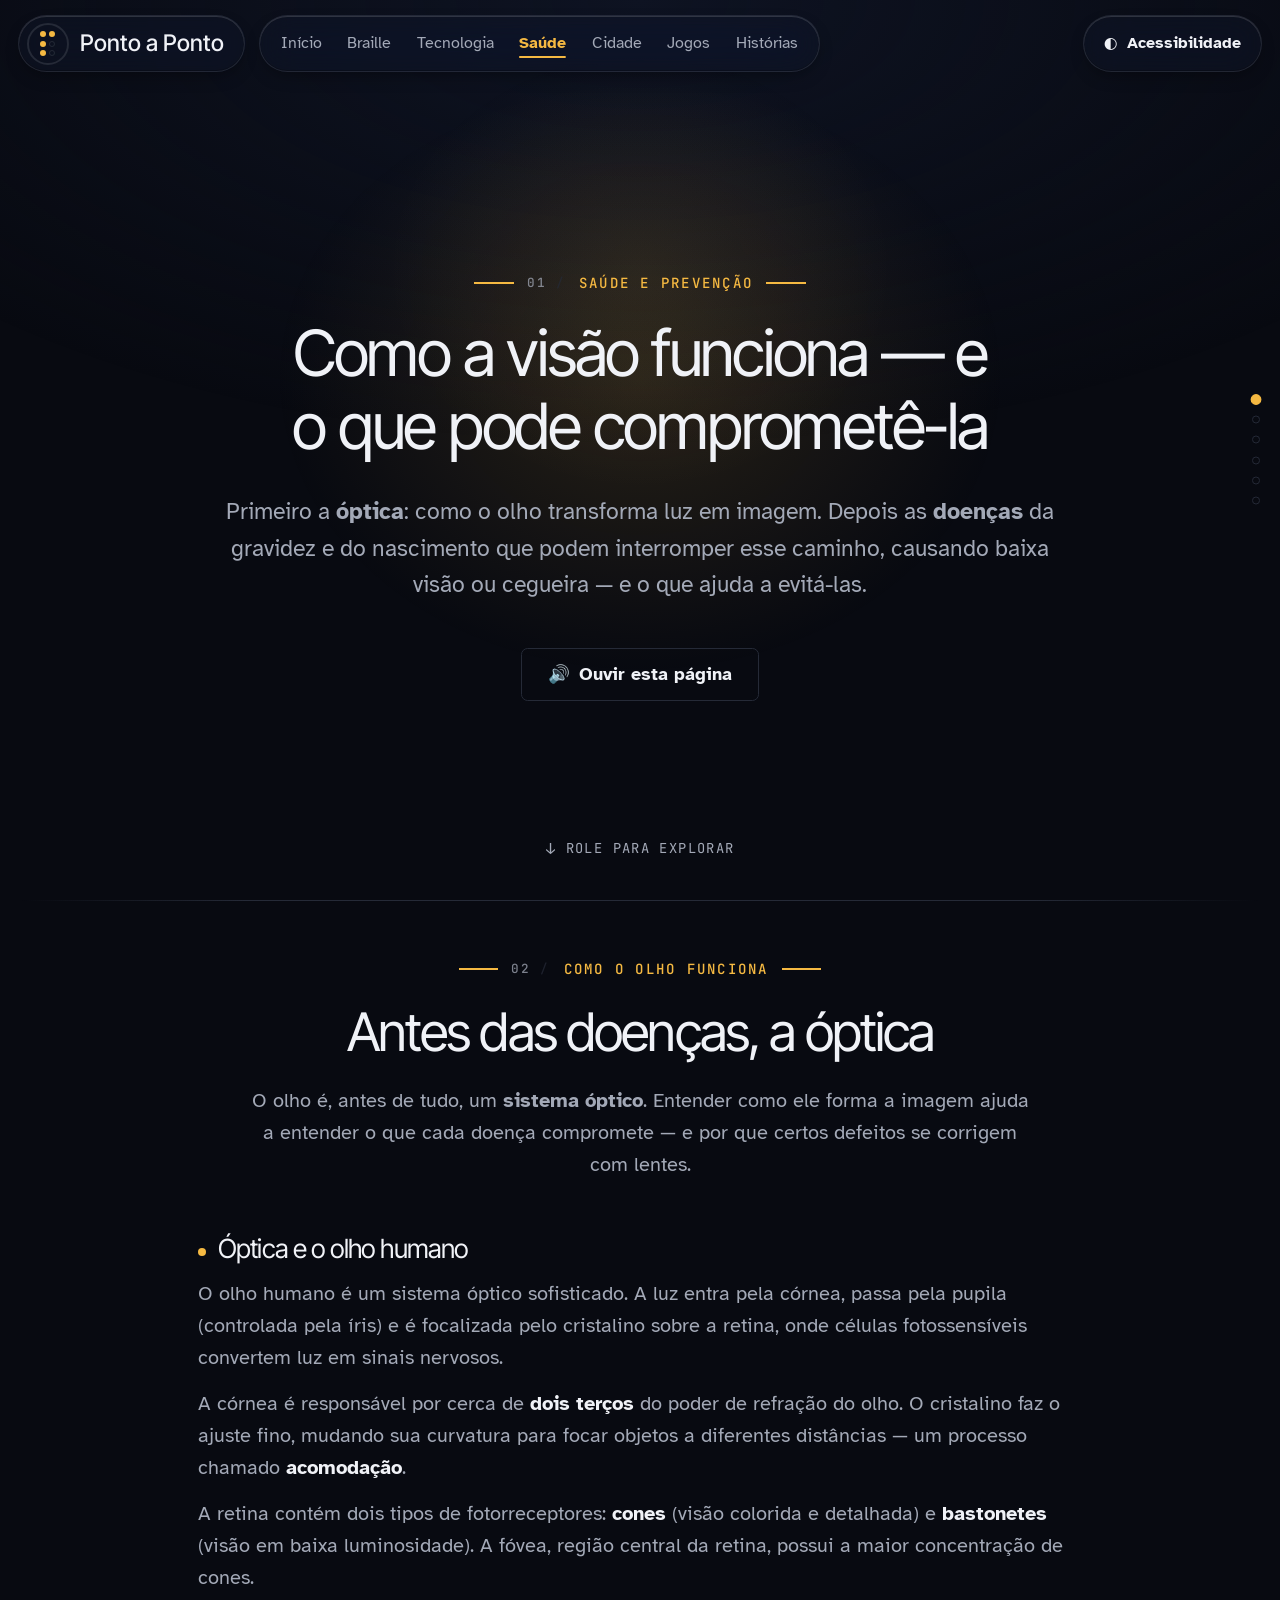
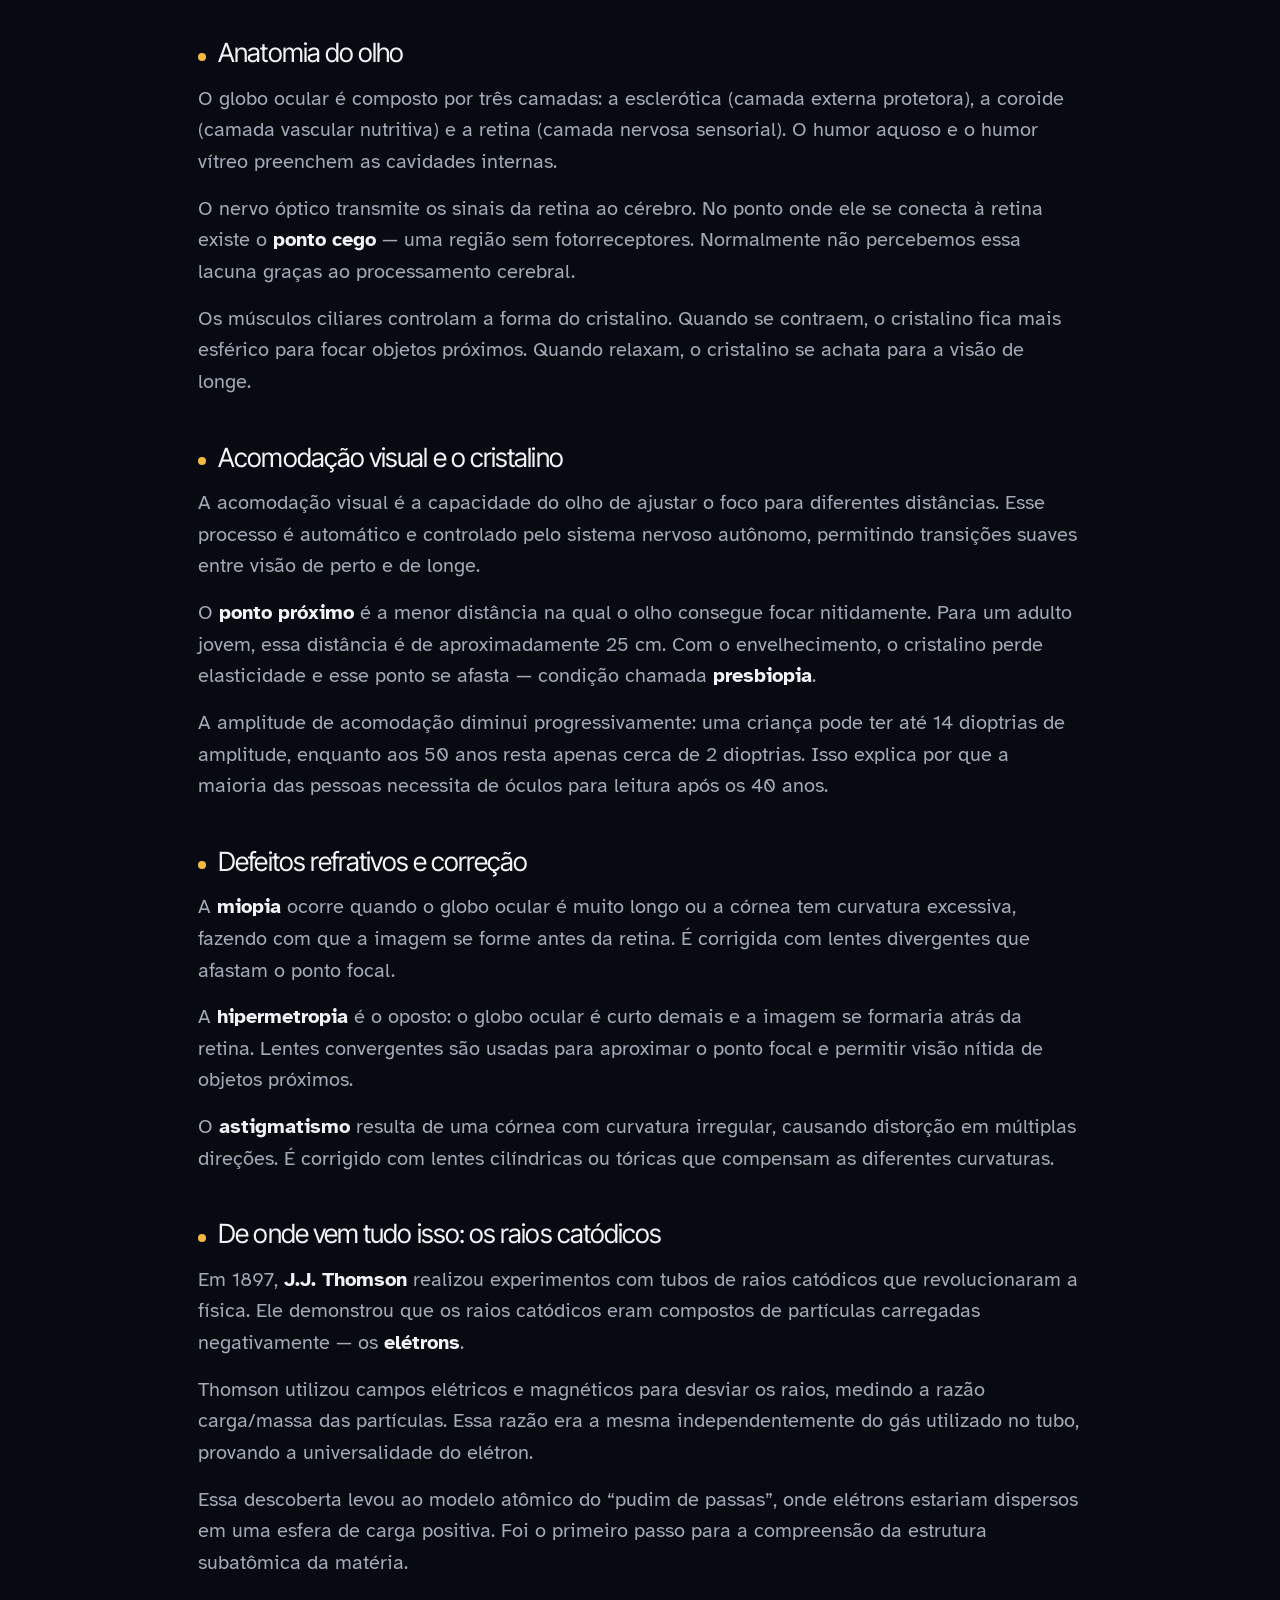
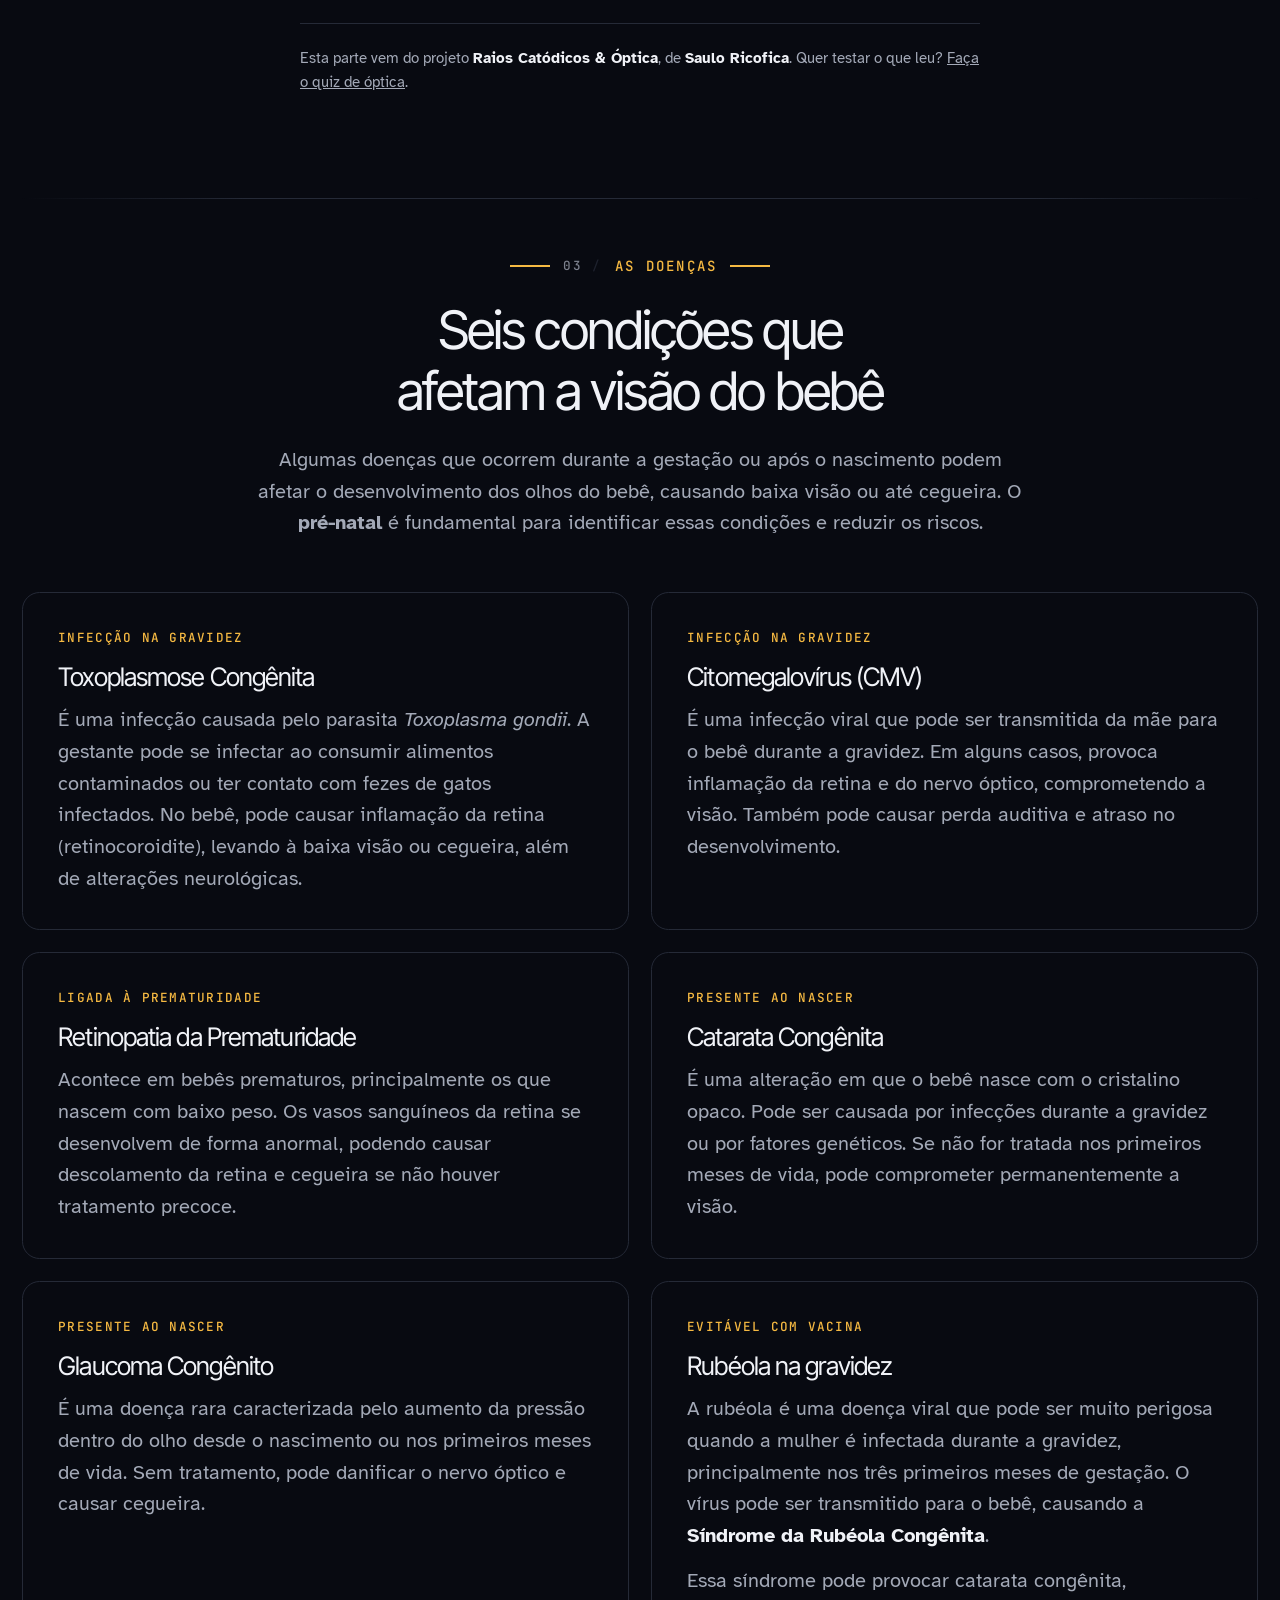
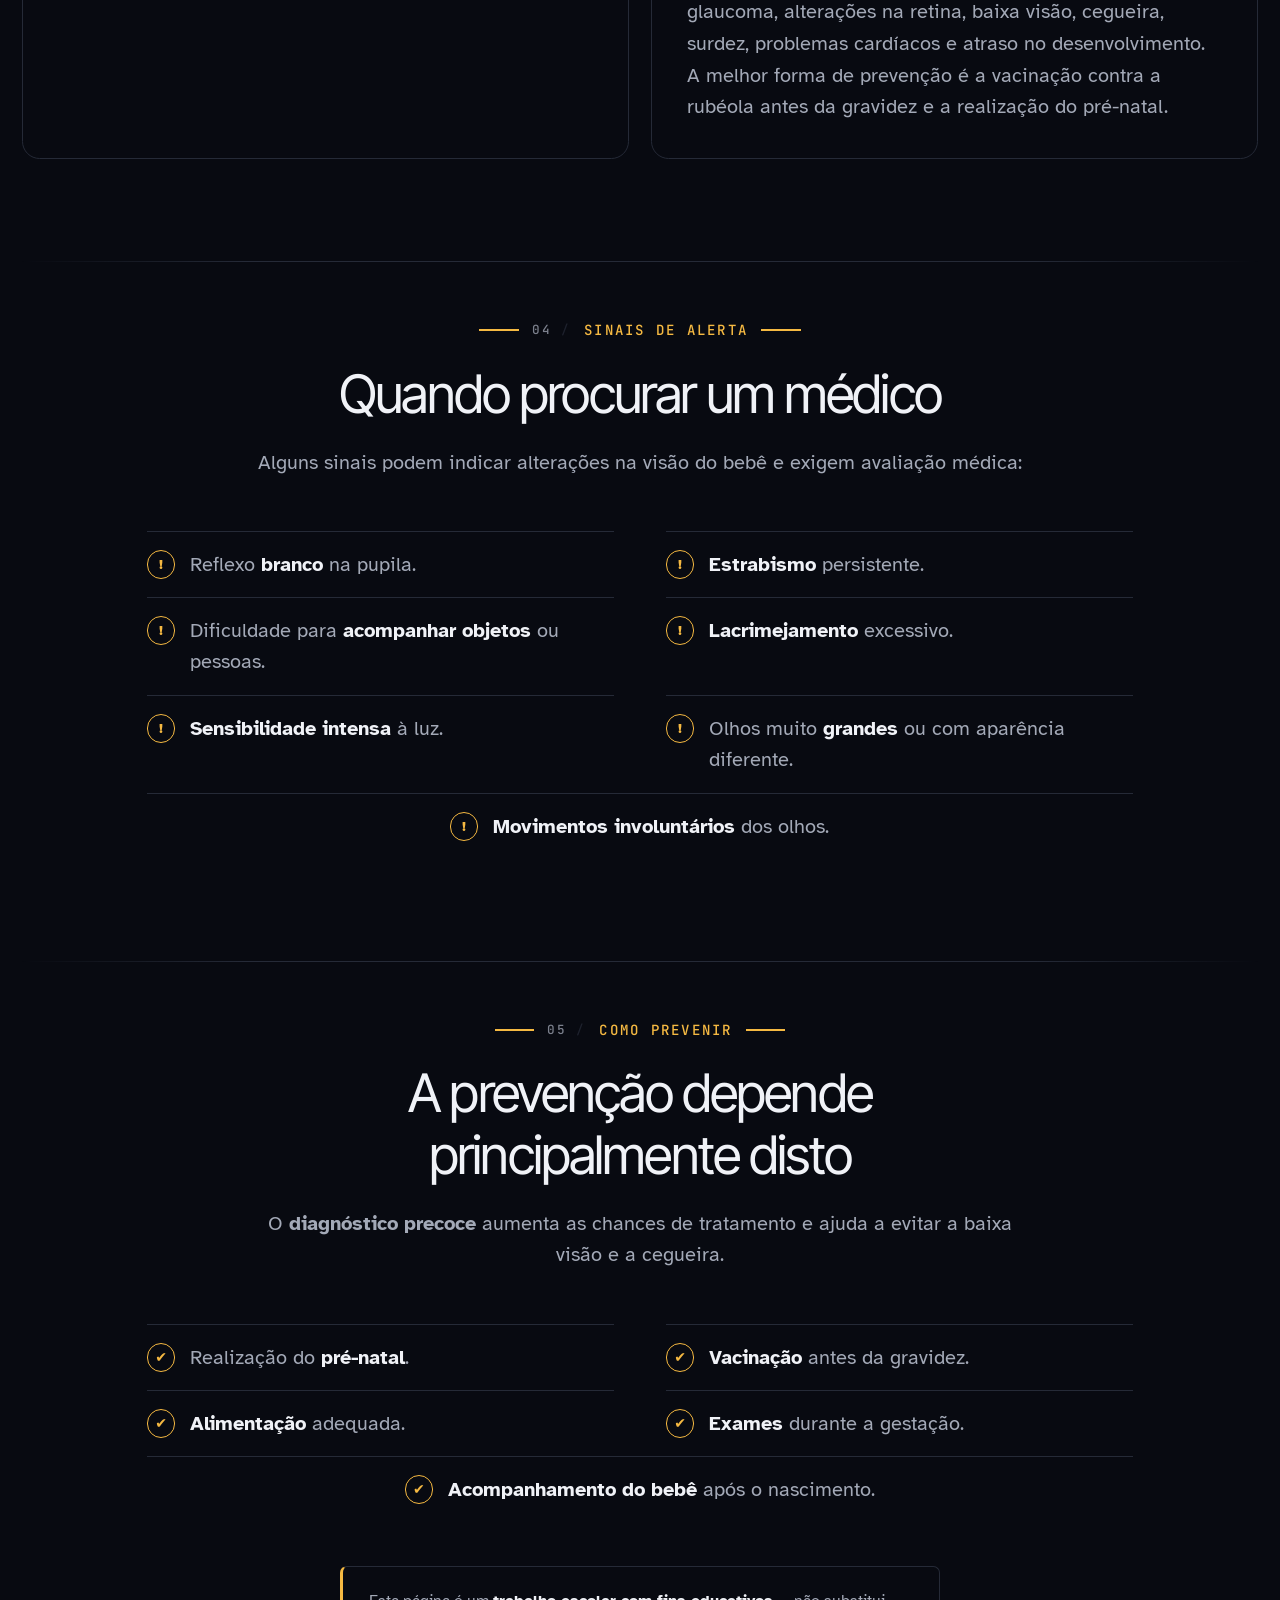
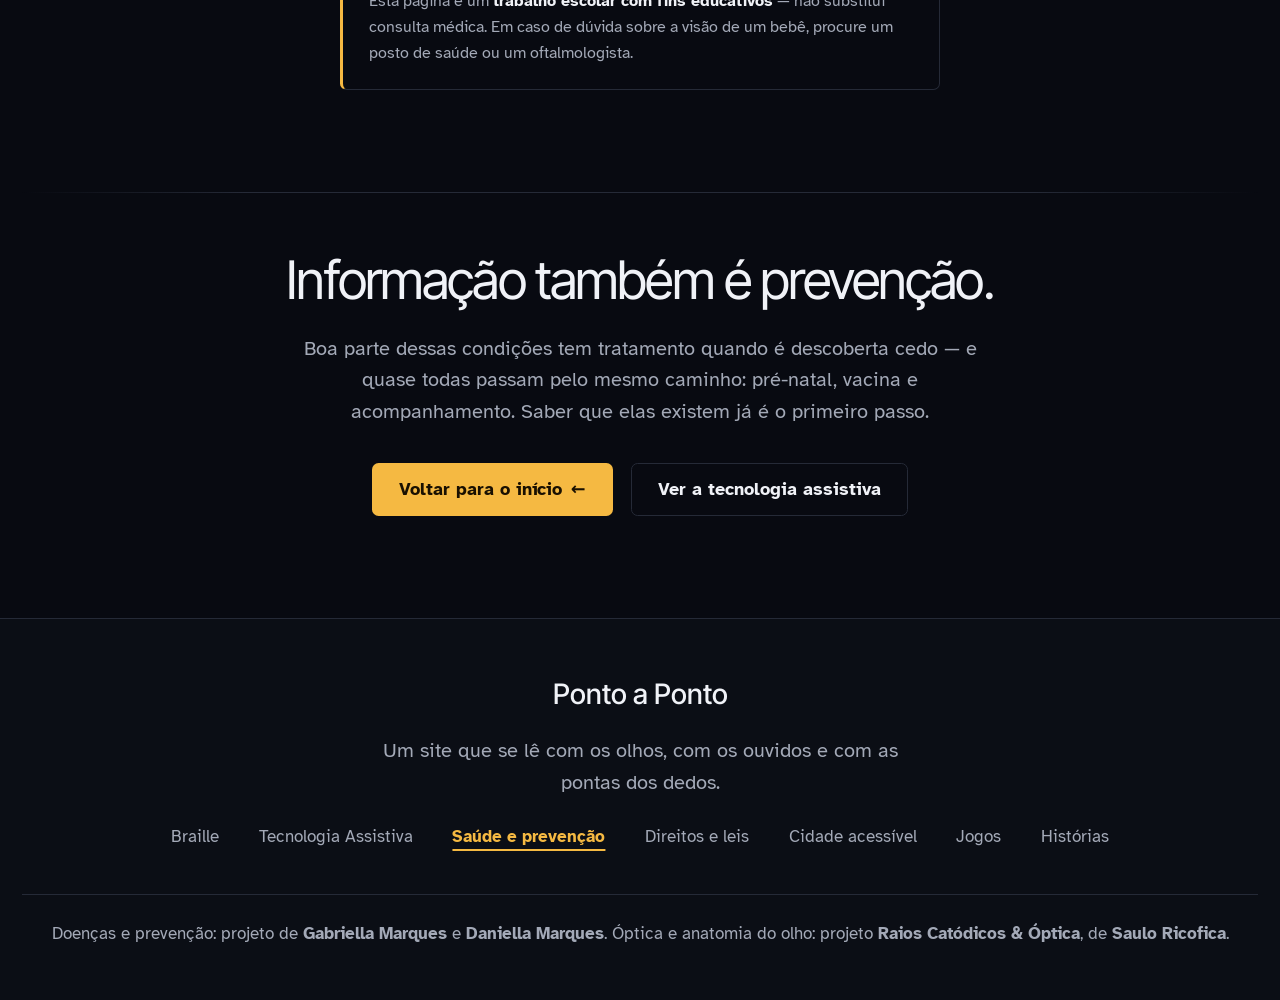
<file: doencas.html>
<!DOCTYPE html>
<html lang="pt-BR">
<head>
  <meta charset="UTF-8" />
  <meta name="viewport" content="width=device-width, initial-scale=1" />
  <meta
    name="description"
    content="Doenças na gravidez e no nascimento que podem causar baixa visão ou cegueira: toxoplasmose, citomegalovírus, retinopatia da prematuridade, catarata, glaucoma e rubéola — com sinais de alerta e prevenção."
  />
  <meta name="theme-color" content="#0A0D16" />
  <title>Saúde e prevenção — Ponto a Ponto</title>

  <!-- Favicon: cela Braille da letra P (a marca do site) -->
  <link rel="icon" href="favicon.svg" type="image/svg+xml" />
  <link rel="icon" href="favicon-32.png" sizes="32x32" type="image/png" />
  <link rel="apple-touch-icon" href="apple-touch-icon.png" />

  <!-- Open Graph / Twitter — cartão de preview ao compartilhar -->
  <meta property="og:type" content="article" />
  <meta property="og:site_name" content="Ponto a Ponto" />
  <meta property="og:locale" content="pt_BR" />
  <meta property="og:url" content="https://dgolaus.github.io/ponto-a-ponto/doencas.html" />
  <meta property="og:title" content="Saúde e prevenção — Ponto a Ponto" />
  <meta property="og:description" content="Doenças na gravidez e no nascimento que podem causar baixa visão ou cegueira — e o que ajuda a prevenir." />
  <meta property="og:image" content="https://dgolaus.github.io/ponto-a-ponto/banner.png" />
  <meta property="og:image:width" content="1200" />
  <meta property="og:image:height" content="630" />
  <meta property="og:image:alt" content="Ponto a Ponto — portal educativo de acessibilidade." />
  <meta name="twitter:card" content="summary_large_image" />
  <meta name="twitter:image" content="https://dgolaus.github.io/ponto-a-ponto/banner.png" />

  <link rel="preconnect" href="https://fonts.googleapis.com" />
  <link rel="preconnect" href="https://fonts.gstatic.com" crossorigin />
  <link
    href="https://fonts.googleapis.com/css2?family=Atkinson+Hyperlegible:ital,wght@0,400;0,700;1,400&family=Newsreader:ital,opsz,wght@0,6..72,300;0,6..72,400;0,6..72,500;1,6..72,400&family=Inter+Tight:wght@400;500;600&family=JetBrains+Mono:wght@400;500&display=swap"
    rel="stylesheet"
  />

  <link rel="stylesheet" href="style.css" />

  <!-- Entrada suave: esconde a página antes da pintura; o script.js revela. -->
  <script>
    (function () {
      var raiz = document.documentElement;
      raiz.classList.add("pre-aviso");
      setTimeout(function () {
        if (!window.__papPronto) raiz.classList.remove("pre-aviso");
      }, 8000);
    })();
  </script>

  <script src="script.js" defer></script>
</head>
<body>
  <a class="pular-link" href="#conteudo-principal">Pular para o conteúdo principal</a>

  <div id="regiao-avisos" class="visualmente-oculto" role="status" aria-live="polite"></div>

  <header class="cabecalho">
    <div class="cabecalho-conteudo">
      <a class="pilula marca" href="index.html" aria-label="Ponto a Ponto — página inicial">
        <span class="marca-simbolo" aria-hidden="true">
          <svg class="marca-anel" viewBox="0 0 44 44" width="44" height="44">
            <circle class="anel-fundo" cx="22" cy="22" r="20" />
            <circle class="anel-progresso" cx="22" cy="22" r="20" />
          </svg>
          <span class="marca-celula">
            <span class="ponto-mini cheio"></span><span class="ponto-mini cheio"></span>
            <span class="ponto-mini cheio"></span><span class="ponto-mini vazio"></span>
            <span class="ponto-mini cheio"></span><span class="ponto-mini vazio"></span>
          </span>
        </span>
        <span class="marca-nome">Ponto a Ponto</span>
      </a>

      <nav class="pilula pilula-nav" aria-label="Navegação principal">
        <ul class="menu">
          <li><a href="index.html">Início</a></li>
          <li><a href="em-breve.html?de=Braille">Braille</a></li>
          <li><a href="tecnologia.html" aria-label="Tecnologia Assistiva">Tecnologia</a></li>
          <li><a href="doencas.html" aria-current="page" aria-label="Saúde e prevenção">Saúde</a></li>
          <li><a href="cidade.html">Cidade</a></li>
          <li><a href="jogos.html">Jogos</a></li>
          <li><a href="em-breve.html?de=Historias">Histórias</a></li>
        </ul>
      </nav>

      <div class="acesso-menu">
        <button
          type="button"
          id="btn-acesso"
          class="pilula botao-acesso"
          aria-expanded="false"
          aria-controls="painel-acesso"
          aria-haspopup="true"
        >
          <span class="icone" aria-hidden="true">◐</span>
          <span class="botao-acesso-texto">Acessibilidade</span>
        </button>

        <div id="painel-acesso" class="painel-acesso" hidden role="group" aria-label="Ferramentas de acessibilidade">
          <p class="painel-titulo" aria-hidden="true">Acessibilidade</p>

          <div class="acesso-item">
            <span class="acesso-rotulo" id="rot-tamanho">Tamanho do texto</span>
            <span class="acesso-controle" role="group" aria-labelledby="rot-tamanho">
              <button type="button" id="btn-diminuir-fonte" class="botao-barra" aria-label="Diminuir tamanho do texto">A−</button>
              <button type="button" id="btn-aumentar-fonte" class="botao-barra" aria-label="Aumentar tamanho do texto">A+</button>
            </span>
          </div>

          <button type="button" id="btn-contraste" class="botao-barra botao-largo" aria-pressed="false">
            <span class="icone" aria-hidden="true">◐</span> Alto contraste
          </button>

          <button type="button" id="btn-ouvir" class="botao-barra botao-largo" aria-pressed="false">
            <span class="icone" aria-hidden="true">🔊</span> <span id="rotulo-ouvir">Ouvir esta página</span>
          </button>
        </div>
      </div>
    </div>
  </header>

  <main id="conteudo-principal" tabindex="-1">

    <!-- Abertura -->
    <section class="secao pagina-topo" aria-labelledby="titulo-pagina">
      <div class="container">
        <p class="rotulo-secao">Saúde e prevenção</p>
        <h1 id="titulo-pagina" data-anima>
          Como a visão funciona — e o que pode comprometê-la
        </h1>
        <p class="secao-intro" data-anima>
          Primeiro a <strong>óptica</strong>: como o olho transforma luz em imagem. Depois as
          <strong>doenças</strong> da gravidez e do nascimento que podem interromper esse caminho,
          causando baixa visão ou cegueira — e o que ajuda a evitá-las.
        </p>
        <div class="pagina-acoes" data-anima>
          <button type="button" id="btn-ouvir-pagina" class="botao botao-secundario">
            <span class="icone" aria-hidden="true">🔊</span> Ouvir esta página
          </button>
        </div>
      </div>

      <a class="hero-rolar" href="#titulo-optica">
        <span class="seta" aria-hidden="true">↓</span> Role para explorar
      </a>
    </section>

    <!--
      Como o olho funciona — conteúdo do projeto "Raios Catódicos & Óptica",
      de Saulo Ricofica. Vem ANTES das doenças: entender o olho primeiro
      ajuda a entender o que as doenças afetam.
    -->
    <section class="secao" aria-labelledby="titulo-optica">
      <div class="container">
        <p class="rotulo-secao">Como o olho funciona</p>
        <h2 id="titulo-optica">Antes das doenças, a óptica</h2>
        <p class="secao-intro">
          O olho é, antes de tudo, um <strong>sistema óptico</strong>. Entender como ele forma a
          imagem ajuda a entender o que cada doença compromete — e por que certos defeitos se
          corrigem com lentes.
        </p>

        <div class="artigo">
          <h3>Óptica e o olho humano</h3>
          <p>
            O olho humano é um sistema óptico sofisticado. A luz entra pela córnea, passa pela
            pupila (controlada pela íris) e é focalizada pelo cristalino sobre a retina, onde
            células fotossensíveis convertem luz em sinais nervosos.
          </p>
          <p>
            A córnea é responsável por cerca de <strong>dois terços</strong> do poder de refração do
            olho. O cristalino faz o ajuste fino, mudando sua curvatura para focar objetos a
            diferentes distâncias — um processo chamado <strong>acomodação</strong>.
          </p>
          <p>
            A retina contém dois tipos de fotorreceptores: <strong>cones</strong> (visão colorida e
            detalhada) e <strong>bastonetes</strong> (visão em baixa luminosidade). A fóvea, região
            central da retina, possui a maior concentração de cones.
          </p>

          <h3>Anatomia do olho</h3>
          <p>
            O globo ocular é composto por três camadas: a esclerótica (camada externa protetora), a
            coroide (camada vascular nutritiva) e a retina (camada nervosa sensorial). O humor
            aquoso e o humor vítreo preenchem as cavidades internas.
          </p>
          <p>
            O nervo óptico transmite os sinais da retina ao cérebro. No ponto onde ele se conecta à
            retina existe o <strong>ponto cego</strong> — uma região sem fotorreceptores. Normalmente
            não percebemos essa lacuna graças ao processamento cerebral.
          </p>
          <p>
            Os músculos ciliares controlam a forma do cristalino. Quando se contraem, o cristalino
            fica mais esférico para focar objetos próximos. Quando relaxam, o cristalino se achata
            para a visão de longe.
          </p>

          <h3>Acomodação visual e o cristalino</h3>
          <p>
            A acomodação visual é a capacidade do olho de ajustar o foco para diferentes distâncias.
            Esse processo é automático e controlado pelo sistema nervoso autônomo, permitindo
            transições suaves entre visão de perto e de longe.
          </p>
          <p>
            O <strong>ponto próximo</strong> é a menor distância na qual o olho consegue focar
            nitidamente. Para um adulto jovem, essa distância é de aproximadamente 25 cm. Com o
            envelhecimento, o cristalino perde elasticidade e esse ponto se afasta — condição
            chamada <strong>presbiopia</strong>.
          </p>
          <p>
            A amplitude de acomodação diminui progressivamente: uma criança pode ter até 14
            dioptrias de amplitude, enquanto aos 50 anos resta apenas cerca de 2 dioptrias. Isso
            explica por que a maioria das pessoas necessita de óculos para leitura após os 40 anos.
          </p>

          <h3>Defeitos refrativos e correção</h3>
          <p>
            A <strong>miopia</strong> ocorre quando o globo ocular é muito longo ou a córnea tem
            curvatura excessiva, fazendo com que a imagem se forme antes da retina. É corrigida com
            lentes divergentes que afastam o ponto focal.
          </p>
          <p>
            A <strong>hipermetropia</strong> é o oposto: o globo ocular é curto demais e a imagem se
            formaria atrás da retina. Lentes convergentes são usadas para aproximar o ponto focal e
            permitir visão nítida de objetos próximos.
          </p>
          <p>
            O <strong>astigmatismo</strong> resulta de uma córnea com curvatura irregular, causando
            distorção em múltiplas direções. É corrigido com lentes cilíndricas ou tóricas que
            compensam as diferentes curvaturas.
          </p>

          <h3>De onde vem tudo isso: os raios catódicos</h3>
          <p>
            Em 1897, <strong>J.J. Thomson</strong> realizou experimentos com tubos de raios catódicos
            que revolucionaram a física. Ele demonstrou que os raios catódicos eram compostos de
            partículas carregadas negativamente — os <strong>elétrons</strong>.
          </p>
          <p>
            Thomson utilizou campos elétricos e magnéticos para desviar os raios, medindo a razão
            carga/massa das partículas. Essa razão era a mesma independentemente do gás utilizado no
            tubo, provando a universalidade do elétron.
          </p>
          <p>
            Essa descoberta levou ao modelo atômico do “pudim de passas”, onde elétrons estariam
            dispersos em uma esfera de carga positiva. Foi o primeiro passo para a compreensão da
            estrutura subatômica da matéria.
          </p>
        </div>

        <p class="artigo-credito">
          Esta parte vem do projeto <strong>Raios Catódicos &amp; Óptica</strong>, de
          <strong>Saulo Ricofica</strong>. Quer testar o que leu?
          <a href="jogos.html#titulo-quiz">Faça o quiz de óptica</a>.
        </p>
      </div>
    </section>

    <!-- As doenças -->
    <section class="secao" aria-labelledby="titulo-doencas">
      <div class="container">
        <p class="rotulo-secao">As doenças</p>
        <h2 id="titulo-doencas">Seis condições que afetam a visão do bebê</h2>
        <p class="secao-intro">
          Algumas doenças que ocorrem durante a gestação ou após o nascimento podem afetar o
          desenvolvimento dos olhos do bebê, causando baixa visão ou até cegueira. O
          <strong>pré-natal</strong> é fundamental para identificar essas condições e reduzir os riscos.
        </p>

        <ul class="lista-doencas">
          <li class="doenca" data-anima>
            <p class="doenca-tag">Infecção na gravidez</p>
            <h3>Toxoplasmose Congênita</h3>
            <p>
              É uma infecção causada pelo parasita <em>Toxoplasma gondii</em>. A gestante pode se
              infectar ao consumir alimentos contaminados ou ter contato com fezes de gatos
              infectados. No bebê, pode causar inflamação da retina (retinocoroidite), levando à
              baixa visão ou cegueira, além de alterações neurológicas.
            </p>
          </li>

          <li class="doenca" data-anima>
            <p class="doenca-tag">Infecção na gravidez</p>
            <h3>Citomegalovírus (CMV)</h3>
            <p>
              É uma infecção viral que pode ser transmitida da mãe para o bebê durante a gravidez.
              Em alguns casos, provoca inflamação da retina e do nervo óptico, comprometendo a
              visão. Também pode causar perda auditiva e atraso no desenvolvimento.
            </p>
          </li>

          <li class="doenca" data-anima>
            <p class="doenca-tag">Ligada à prematuridade</p>
            <h3>Retinopatia da Prematuridade</h3>
            <p>
              Acontece em bebês prematuros, principalmente os que nascem com baixo peso. Os vasos
              sanguíneos da retina se desenvolvem de forma anormal, podendo causar descolamento da
              retina e cegueira se não houver tratamento precoce.
            </p>
          </li>

          <li class="doenca" data-anima>
            <p class="doenca-tag">Presente ao nascer</p>
            <h3>Catarata Congênita</h3>
            <p>
              É uma alteração em que o bebê nasce com o cristalino opaco. Pode ser causada por
              infecções durante a gravidez ou por fatores genéticos. Se não for tratada nos
              primeiros meses de vida, pode comprometer permanentemente a visão.
            </p>
          </li>

          <li class="doenca" data-anima>
            <p class="doenca-tag">Presente ao nascer</p>
            <h3>Glaucoma Congênito</h3>
            <p>
              É uma doença rara caracterizada pelo aumento da pressão dentro do olho desde o
              nascimento ou nos primeiros meses de vida. Sem tratamento, pode danificar o nervo
              óptico e causar cegueira.
            </p>
          </li>

          <li class="doenca" data-anima>
            <p class="doenca-tag">Evitável com vacina</p>
            <h3>Rubéola na gravidez</h3>
            <p>
              A rubéola é uma doença viral que pode ser muito perigosa quando a mulher é infectada
              durante a gravidez, principalmente nos três primeiros meses de gestação. O vírus pode
              ser transmitido para o bebê, causando a <strong>Síndrome da Rubéola Congênita</strong>.
            </p>
            <p>
              Essa síndrome pode provocar catarata congênita, glaucoma, alterações na retina, baixa
              visão, cegueira, surdez, problemas cardíacos e atraso no desenvolvimento. A melhor
              forma de prevenção é a vacinação contra a rubéola antes da gravidez e a realização
              do pré-natal.
            </p>
          </li>
        </ul>
      </div>
    </section>

    <!-- Sinais de alerta -->
    <section class="secao" aria-labelledby="titulo-sinais">
      <div class="container">
        <p class="rotulo-secao">Sinais de alerta</p>
        <h2 id="titulo-sinais">Quando procurar um médico</h2>
        <p class="secao-intro">
          Alguns sinais podem indicar alterações na visão do bebê e exigem avaliação médica:
        </p>
        <ul class="lista-curta">
          <li class="item-curto" data-anima>
            <span class="item-curto-marca" aria-hidden="true">!</span>
            <p>Reflexo <strong>branco</strong> na pupila.</p>
          </li>
          <li class="item-curto" data-anima>
            <span class="item-curto-marca" aria-hidden="true">!</span>
            <p><strong>Estrabismo</strong> persistente.</p>
          </li>
          <li class="item-curto" data-anima>
            <span class="item-curto-marca" aria-hidden="true">!</span>
            <p>Dificuldade para <strong>acompanhar objetos</strong> ou pessoas.</p>
          </li>
          <li class="item-curto" data-anima>
            <span class="item-curto-marca" aria-hidden="true">!</span>
            <p><strong>Lacrimejamento</strong> excessivo.</p>
          </li>
          <li class="item-curto" data-anima>
            <span class="item-curto-marca" aria-hidden="true">!</span>
            <p><strong>Sensibilidade intensa</strong> à luz.</p>
          </li>
          <li class="item-curto" data-anima>
            <span class="item-curto-marca" aria-hidden="true">!</span>
            <p>Olhos muito <strong>grandes</strong> ou com aparência diferente.</p>
          </li>
          <li class="item-curto" data-anima>
            <span class="item-curto-marca" aria-hidden="true">!</span>
            <p><strong>Movimentos involuntários</strong> dos olhos.</p>
          </li>
        </ul>
      </div>
    </section>

    <!-- Prevenção -->
    <section class="secao" aria-labelledby="titulo-prevencao">
      <div class="container">
        <p class="rotulo-secao">Como prevenir</p>
        <h2 id="titulo-prevencao">A prevenção depende principalmente disto</h2>
        <p class="secao-intro">
          O <strong>diagnóstico precoce</strong> aumenta as chances de tratamento e ajuda a evitar
          a baixa visão e a cegueira.
        </p>
        <ul class="lista-curta">
          <li class="item-curto" data-anima>
            <span class="item-curto-marca" aria-hidden="true">✔</span>
            <p>Realização do <strong>pré-natal</strong>.</p>
          </li>
          <li class="item-curto" data-anima>
            <span class="item-curto-marca" aria-hidden="true">✔</span>
            <p><strong>Vacinação</strong> antes da gravidez.</p>
          </li>
          <li class="item-curto" data-anima>
            <span class="item-curto-marca" aria-hidden="true">✔</span>
            <p><strong>Alimentação</strong> adequada.</p>
          </li>
          <li class="item-curto" data-anima>
            <span class="item-curto-marca" aria-hidden="true">✔</span>
            <p><strong>Exames</strong> durante a gestação.</p>
          </li>
          <li class="item-curto" data-anima>
            <span class="item-curto-marca" aria-hidden="true">✔</span>
            <p><strong>Acompanhamento do bebê</strong> após o nascimento.</p>
          </li>
        </ul>

        <p class="nota-saude">
          Esta página é um <strong>trabalho escolar com fins educativos</strong> — não substitui
          consulta médica. Em caso de dúvida sobre a visão de um bebê, procure um posto de saúde
          ou um oftalmologista.
        </p>
      </div>
    </section>

    <!-- Fecho -->
    <section class="secao secao-encerramento" aria-labelledby="titulo-fecho">
      <div class="container encerramento-caixa">
        <h2 id="titulo-fecho">Informação também é prevenção.</h2>
        <p>
          Boa parte dessas condições tem tratamento quando é descoberta cedo — e quase todas
          passam pelo mesmo caminho: pré-natal, vacina e acompanhamento. Saber que elas existem
          já é o primeiro passo.
        </p>
        <div class="encerramento-acoes">
          <a class="botao botao-primario" href="index.html">Voltar para o início <span aria-hidden="true">←</span></a>
          <a class="botao botao-secundario" href="tecnologia.html">Ver a tecnologia assistiva</a>
        </div>
      </div>
    </section>
  </main>

  <footer class="rodape">
    <div class="container rodape-conteudo">
      <p class="marca-nome">Ponto a Ponto</p>
      <p class="rodape-frase">Um site que se lê com os olhos, com os ouvidos e com as pontas dos dedos.</p>
      <nav aria-label="Navegação do rodapé">
        <ul class="menu menu-rodape">
          <li><a href="em-breve.html?de=Braille">Braille</a></li>
          <li><a href="tecnologia.html">Tecnologia Assistiva</a></li>
          <li><a href="doencas.html" aria-current="page">Saúde e prevenção</a></li>
          <li><a href="leis.html">Direitos e leis</a></li>
          <li><a href="cidade.html">Cidade acessível</a></li>
          <li><a href="jogos.html">Jogos</a></li>
          <li><a href="em-breve.html?de=Historias">Histórias</a></li>
        </ul>
      </nav>

      <div class="rodape-creditos">
        <p>
          Doenças e prevenção: projeto de <strong>Gabriella Marques</strong> e
          <strong>Daniella Marques</strong>.
          Óptica e anatomia do olho: projeto <strong>Raios Catódicos &amp; Óptica</strong>, de
          <strong>Saulo Ricofica</strong>.
        </p>
      </div>
    </div>
  </footer>

  <div id="toast" class="toast" aria-hidden="true"></div>

  <script>
    (function () {
      var btn = document.getElementById("btn-ouvir-pagina");
      if (!btn) return;
      if (!("speechSynthesis" in window)) {
        btn.hidden = true;
        return;
      }
      btn.addEventListener("click", function () {
        var real = document.getElementById("btn-ouvir");
        if (real) real.click();
      });
    })();
  </script>
</body>
</html>
</file>
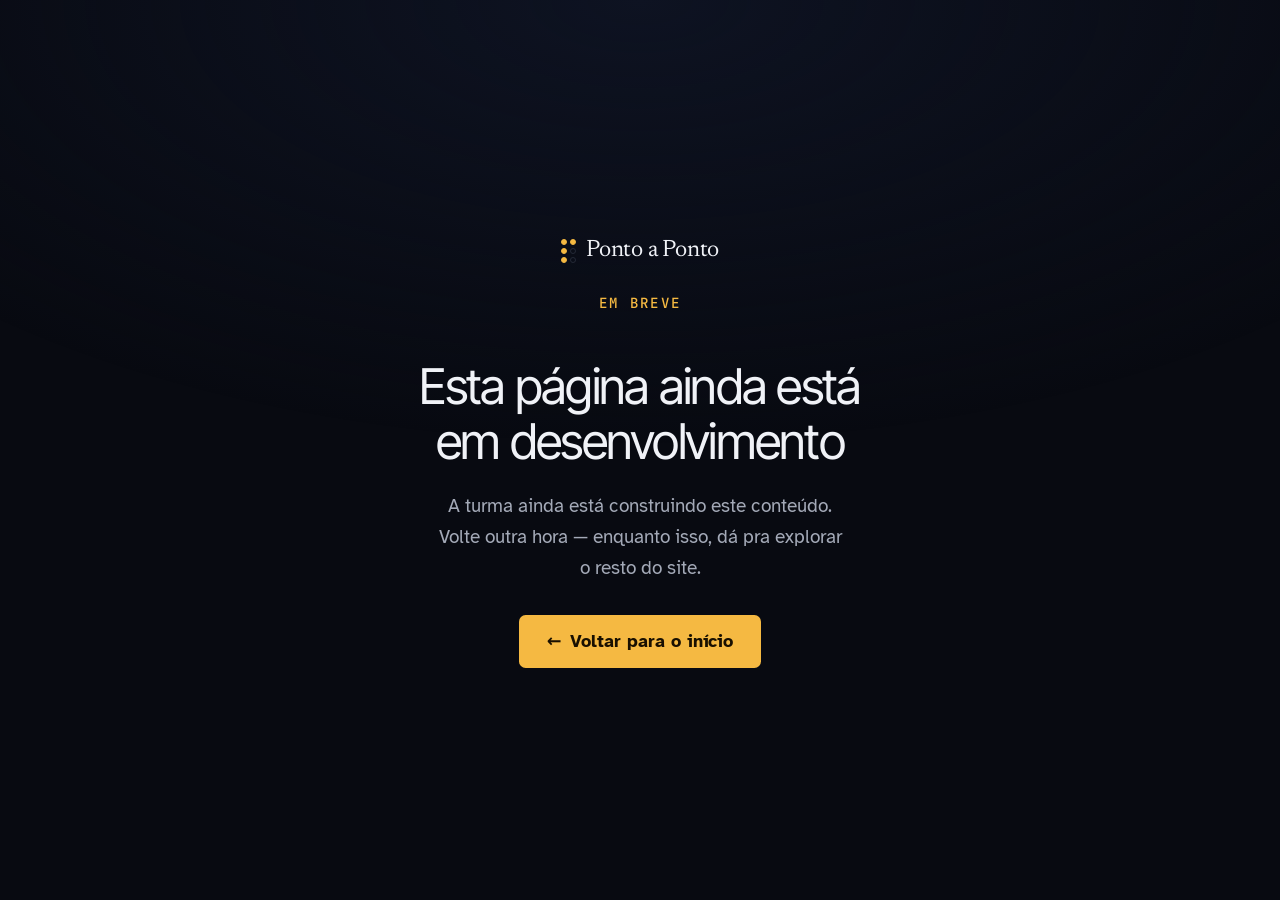
<file: em-breve.html>
<!DOCTYPE html>
<html lang="pt-BR">
<head>
  <meta charset="UTF-8" />
  <meta name="viewport" content="width=device-width, initial-scale=1" />
  <meta
    name="description"
    content="Esta página do Ponto a Ponto ainda está em desenvolvimento. Em breve a turma publica o conteúdo aqui."
  />
  <meta name="theme-color" content="#0A0D16" />
  <title>Em desenvolvimento — Ponto a Ponto</title>

  <!-- Favicon: cela Braille da letra P (a marca do site) -->
  <link rel="icon" href="favicon.svg" type="image/svg+xml" />
  <link rel="icon" href="favicon-32.png" sizes="32x32" type="image/png" />
  <link rel="apple-touch-icon" href="apple-touch-icon.png" />

  <!-- Open Graph / Twitter — mesmo cartão do site -->
  <meta property="og:type" content="website" />
  <meta property="og:site_name" content="Ponto a Ponto" />
  <meta property="og:locale" content="pt_BR" />
  <meta property="og:title" content="Ponto a Ponto — página em desenvolvimento" />
  <meta property="og:description" content="Esta seção do Ponto a Ponto ainda está em desenvolvimento. Enquanto isso, explore o resto do portal de acessibilidade." />
  <meta property="og:image" content="https://dgolaus.github.io/ponto-a-ponto/banner.png" />
  <meta property="og:image:width" content="1200" />
  <meta property="og:image:height" content="630" />
  <meta property="og:image:alt" content="Ponto a Ponto — portal educativo de acessibilidade." />
  <meta name="twitter:card" content="summary_large_image" />
  <meta name="twitter:image" content="https://dgolaus.github.io/ponto-a-ponto/banner.png" />

  <link rel="preconnect" href="https://fonts.googleapis.com" />
  <link rel="preconnect" href="https://fonts.gstatic.com" crossorigin />
  <link
    href="https://fonts.googleapis.com/css2?family=Atkinson+Hyperlegible:ital,wght@0,400;0,700;1,400&family=Newsreader:ital,opsz,wght@0,6..72,300;0,6..72,400;0,6..72,500;1,6..72,400&family=Inter+Tight:wght@400;500;600&family=JetBrains+Mono:wght@400;500&display=swap"
    rel="stylesheet"
  />
  <link rel="stylesheet" href="style.css" />

  <!--
    Entrada suave (mesmo mecanismo do site principal): esconde o conteúdo
    desfocado ANTES de pintar; o script no fim do <body> revela com fade +
    desfoque → nítido. Reusa a classe .pre-aviso, cuja regra em style.css
    já mira qualquer <main>. Failsafe de 3s caso algo trave.
  -->
  <script>
    (function () {
      var raiz = document.documentElement;
      raiz.classList.add("pre-aviso");
      setTimeout(function () { raiz.classList.remove("pre-aviso"); }, 3000);
    })();
  </script>
</head>
<body>
  <!--
    Herda as preferências que a pessoa escolheu no site (alto contraste e
    tamanho de fonte, salvos no localStorage). Roda ANTES do conteúdo ser
    lido, então já pinta no modo certo, sem "pisca". Mesmas chaves do script.js.
  -->
  <script>
    (function () {
      try {
        var raiz = document.documentElement;
        if (localStorage.getItem("pontoaponto-contraste") === "1") {
          document.body.classList.add("alto-contraste");
        }
        var niveis = [100, 110, 122.5, 135, 147.5, 160];
        var i = parseInt(localStorage.getItem("pontoaponto-fonte"), 10);
        if (!isNaN(i) && i >= 0 && i < niveis.length) {
          raiz.style.fontSize = niveis[i] + "%";
        }
      } catch (erro) {
        /* sem localStorage: segue no padrão */
      }
    })();
  </script>

  <main id="conteudo-principal" class="em-breve" tabindex="-1">
    <div class="em-breve-caixa">
      <a class="em-breve-marca" href="index.html" aria-label="Ponto a Ponto — página inicial">
        <span class="em-breve-celula" aria-hidden="true">
          <span class="em-breve-ponto cheio"></span><span class="em-breve-ponto cheio"></span>
          <span class="em-breve-ponto cheio"></span><span class="em-breve-ponto"></span>
          <span class="em-breve-ponto cheio"></span><span class="em-breve-ponto"></span>
        </span>
        Ponto a Ponto
      </a>

      <p class="rotulo-secao">Em breve</p>
      <h1><span id="em-breve-secao">Esta página </span>ainda está em desenvolvimento</h1>
      <p class="em-breve-texto">
        A turma ainda está construindo este conteúdo. Volte outra hora — enquanto
        isso, dá pra explorar o resto do site.
      </p>

      <a class="botao botao-primario" href="index.html">
        <span aria-hidden="true">←</span> Voltar para o início
      </a>
    </div>
  </main>

  <!--
    Personaliza a mensagem pela seção de origem (?de=Braille etc.). Se não
    houver parâmetro, fica a mensagem genérica acima.
  -->
  <script>
    (function () {
      try {
        var de = new URLSearchParams(location.search).get("de");
        var nomes = {
          Braille: "Braille",
          Tecnologia: "Tecnologia Assistiva",
          Jogos: "Jogos",
          Historias: "Histórias",
        };
        var nome = de && nomes[de];
        if (nome) {
          document.getElementById("em-breve-secao").textContent = "A página de " + nome + " ";
          document.title = nome + " — em desenvolvimento · Ponto a Ponto";
        }
      } catch (erro) {
        /* sem parâmetro válido: mensagem genérica */
      }
    })();
  </script>

  <!--
    Revela a página: espera pintar o estado escondido (dois requestAnimationFrame)
    e então remove a classe, deixando o CSS animar o fade + desfoque → nítido.
  -->
  <script>
    requestAnimationFrame(function () {
      requestAnimationFrame(function () {
        document.documentElement.classList.remove("pre-aviso");
      });
    });
  </script>
</body>
</html>
</file>
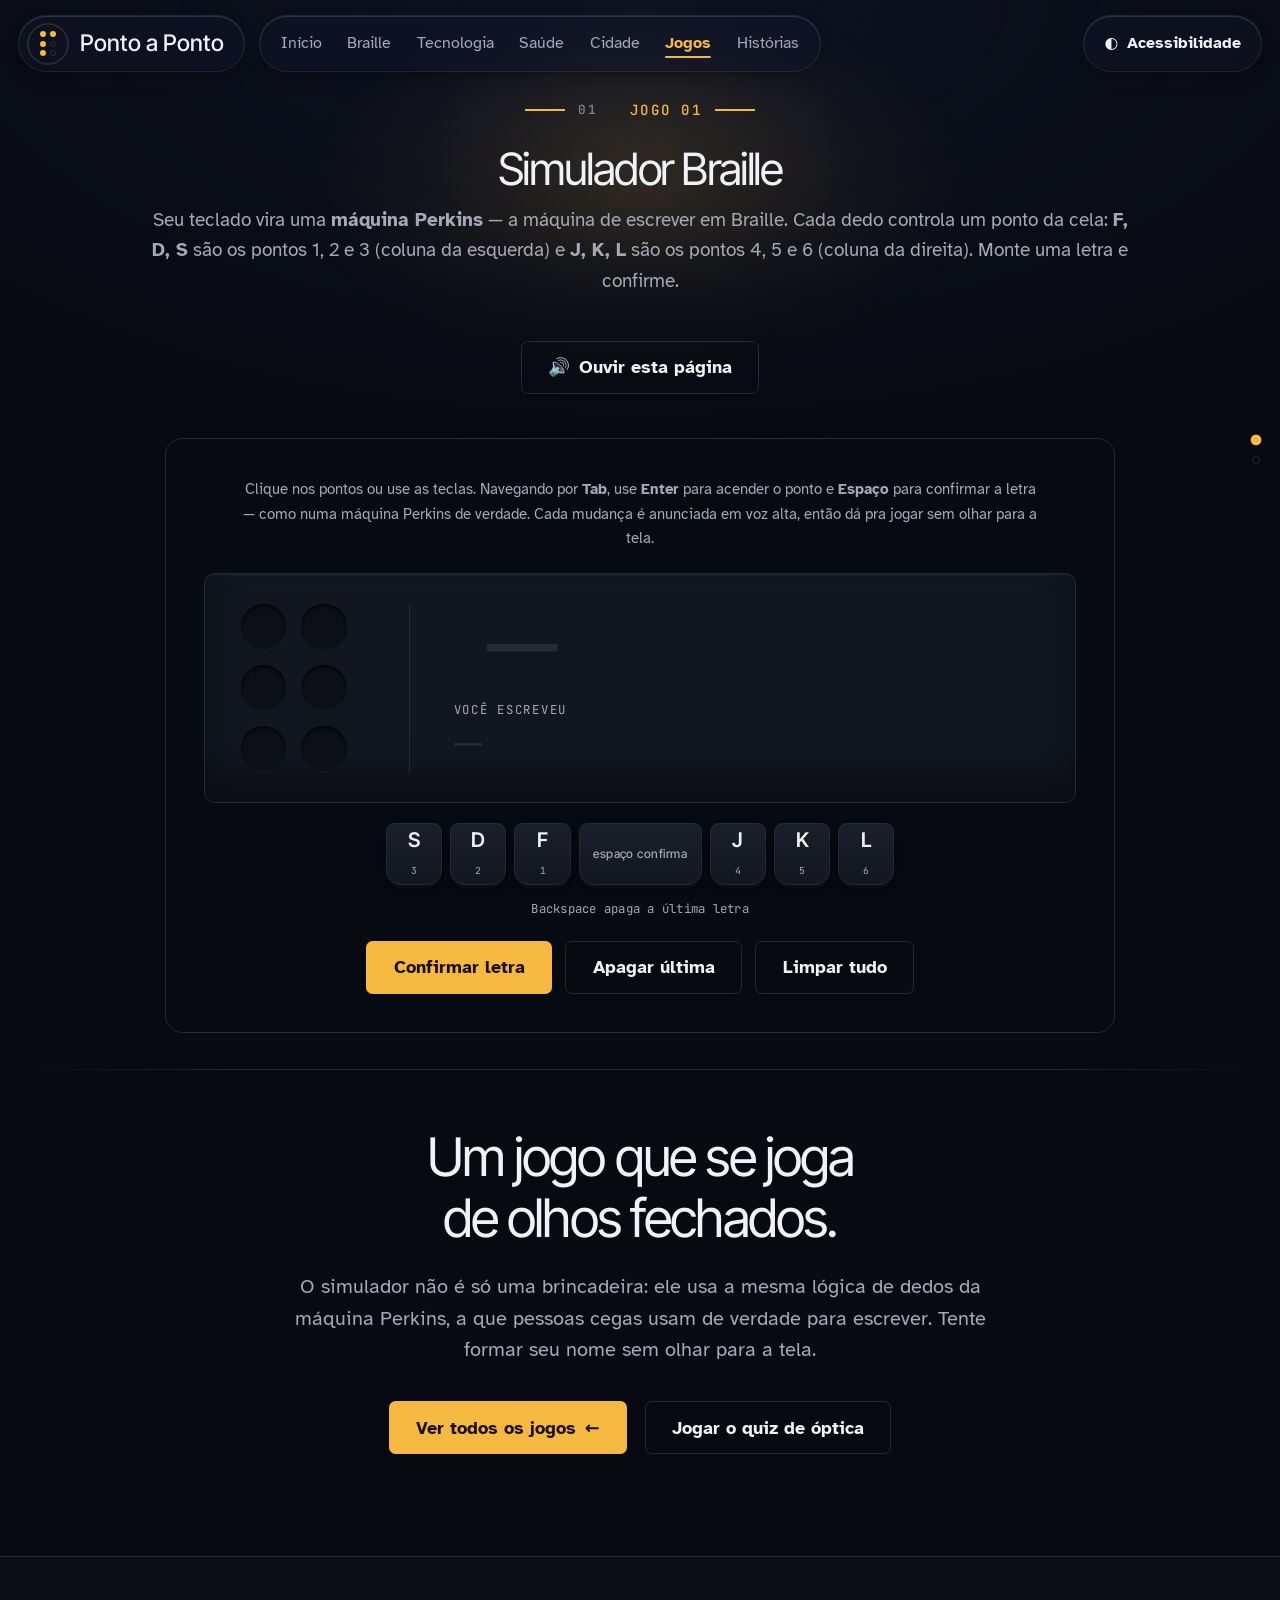
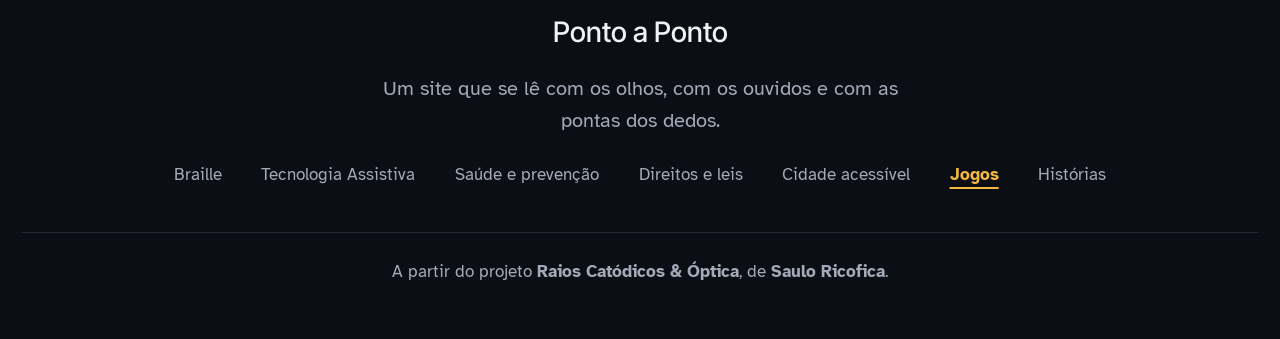
<file: jogo-braille.html>
<!DOCTYPE html>
<html lang="pt-BR">
<head>
  <meta charset="UTF-8" />
  <meta name="viewport" content="width=device-width, initial-scale=1" />
  <meta
    name="description"
    content="Simulador Braille: escreva em Braille usando o teclado como uma máquina Perkins. Cada dedo controla um ponto da cela."
  />
  <meta name="theme-color" content="#0A0D16" />
  <title>Simulador Braille — Ponto a Ponto</title>

  <!-- Favicon: cela Braille da letra P (a marca do site) -->
  <link rel="icon" href="favicon.svg" type="image/svg+xml" />
  <link rel="icon" href="favicon-32.png" sizes="32x32" type="image/png" />
  <link rel="apple-touch-icon" href="apple-touch-icon.png" />

  <!-- Open Graph / Twitter -->
  <meta property="og:type" content="article" />
  <meta property="og:site_name" content="Ponto a Ponto" />
  <meta property="og:locale" content="pt_BR" />
  <meta property="og:url" content="https://dgolaus.github.io/ponto-a-ponto/jogo-braille.html" />
  <meta property="og:title" content="Simulador Braille — Ponto a Ponto" />
  <meta property="og:description" content="Escreva em Braille usando o teclado como uma máquina Perkins." />
  <meta property="og:image" content="https://dgolaus.github.io/ponto-a-ponto/banner.png" />
  <meta property="og:image:width" content="1200" />
  <meta property="og:image:height" content="630" />
  <meta property="og:image:alt" content="Ponto a Ponto — portal educativo de acessibilidade." />
  <meta name="twitter:card" content="summary_large_image" />
  <meta name="twitter:image" content="https://dgolaus.github.io/ponto-a-ponto/banner.png" />

  <link rel="preconnect" href="https://fonts.googleapis.com" />
  <link rel="preconnect" href="https://fonts.gstatic.com" crossorigin />
  <link
    href="https://fonts.googleapis.com/css2?family=Atkinson+Hyperlegible:ital,wght@0,400;0,700;1,400&family=Newsreader:ital,opsz,wght@0,6..72,300;0,6..72,400;0,6..72,500;1,6..72,400&family=Inter+Tight:wght@400;500;600&family=JetBrains+Mono:wght@400;500&display=swap"
    rel="stylesheet"
  />

  <link rel="stylesheet" href="style.css" />

  <!-- Entrada suave: esconde a página antes da pintura; o script.js revela. -->
  <script>
    (function () {
      var raiz = document.documentElement;
      raiz.classList.add("pre-aviso");
      setTimeout(function () {
        if (!window.__papPronto) raiz.classList.remove("pre-aviso");
      }, 8000);
    })();
  </script>

  <script src="script.js" defer></script>
</head>
<body data-pagina="jogo-braille">
  <a class="pular-link" href="#conteudo-principal">Pular para o conteúdo principal</a>

  <div id="regiao-avisos" class="visualmente-oculto" role="status" aria-live="polite"></div>

  <header class="cabecalho">
    <div class="cabecalho-conteudo">
      <a class="pilula marca" href="index.html" aria-label="Ponto a Ponto — página inicial">
        <span class="marca-simbolo" aria-hidden="true">
          <svg class="marca-anel" viewBox="0 0 44 44" width="44" height="44">
            <circle class="anel-fundo" cx="22" cy="22" r="20" />
            <circle class="anel-progresso" cx="22" cy="22" r="20" />
          </svg>
          <span class="marca-celula">
            <span class="ponto-mini cheio"></span><span class="ponto-mini cheio"></span>
            <span class="ponto-mini cheio"></span><span class="ponto-mini vazio"></span>
            <span class="ponto-mini cheio"></span><span class="ponto-mini vazio"></span>
          </span>
        </span>
        <span class="marca-nome">Ponto a Ponto</span>
      </a>

      <nav class="pilula pilula-nav" aria-label="Navegação principal">
        <ul class="menu">
          <li><a href="index.html">Início</a></li>
          <li><a href="em-breve.html?de=Braille">Braille</a></li>
          <li><a href="tecnologia.html" aria-label="Tecnologia Assistiva">Tecnologia</a></li>
          <li><a href="doencas.html" aria-label="Saúde e prevenção">Saúde</a></li>
          <li><a href="cidade.html">Cidade</a></li>
          <li><a href="jogos.html" aria-current="page">Jogos</a></li>
          <li><a href="em-breve.html?de=Historias">Histórias</a></li>
        </ul>
      </nav>

      <div class="acesso-menu">
        <button
          type="button"
          id="btn-acesso"
          class="pilula botao-acesso"
          aria-expanded="false"
          aria-controls="painel-acesso"
          aria-haspopup="true"
        >
          <span class="icone" aria-hidden="true">◐</span>
          <span class="botao-acesso-texto">Acessibilidade</span>
        </button>

        <div id="painel-acesso" class="painel-acesso" hidden role="group" aria-label="Ferramentas de acessibilidade">
          <p class="painel-titulo" aria-hidden="true">Acessibilidade</p>

          <div class="acesso-item">
            <span class="acesso-rotulo" id="rot-tamanho">Tamanho do texto</span>
            <span class="acesso-controle" role="group" aria-labelledby="rot-tamanho">
              <button type="button" id="btn-diminuir-fonte" class="botao-barra" aria-label="Diminuir tamanho do texto">A−</button>
              <button type="button" id="btn-aumentar-fonte" class="botao-barra" aria-label="Aumentar tamanho do texto">A+</button>
            </span>
          </div>

          <button type="button" id="btn-contraste" class="botao-barra botao-largo" aria-pressed="false">
            <span class="icone" aria-hidden="true">◐</span> Alto contraste
          </button>

          <button type="button" id="btn-ouvir" class="botao-barra botao-largo" aria-pressed="false">
            <span class="icone" aria-hidden="true">🔊</span> <span id="rotulo-ouvir">Ouvir esta página</span>
          </button>
        </div>
      </div>
    </div>
  </header>

  <main id="conteudo-principal" tabindex="-1">

    <!-- Jogo -->
    <section class="secao pagina-topo" aria-labelledby="titulo-simulador">
      <div class="container">
        <p class="rotulo-secao">Jogo 01</p>
        <h1 id="titulo-simulador" data-anima>Simulador Braille</h1>
        <p class="secao-intro" data-anima>
          Seu teclado vira uma <strong>máquina Perkins</strong> — a máquina de escrever em Braille.
          Cada dedo controla um ponto da cela: <strong>F, D, S</strong> são os pontos 1, 2 e 3
          (coluna da esquerda) e <strong>J, K, L</strong> são os pontos 4, 5 e 6 (coluna da direita).
          Monte uma letra e confirme.
        </p>
        <div class="pagina-acoes" data-anima>
          <button type="button" id="btn-ouvir-pagina" class="botao botao-secundario">
            <span class="icone" aria-hidden="true">🔊</span> Ouvir esta página
          </button>
        </div>

        <div class="jogo" id="simulador-braille" data-anima>
          <p class="jogo-dica">
            Clique nos pontos ou use as teclas. Navegando por <strong>Tab</strong>, use
            <strong>Enter</strong> para acender o ponto e <strong>Espaço</strong> para confirmar a
            letra — como numa máquina Perkins de verdade. Cada mudança é anunciada em voz alta,
            então dá pra jogar sem olhar para a tela.
          </p>

          <div class="simulador-palco">
            <div class="simulador-cela" id="cela-simulador" role="group" aria-label="Cela Braille de seis pontos">
              <!-- ordem visual: 1 4 / 2 5 / 3 6 -->
              <button type="button" class="sim-ponto" data-ponto="1" aria-pressed="false">
                <span class="visualmente-oculto">Ponto 1 (tecla F)</span>
              </button>
              <button type="button" class="sim-ponto" data-ponto="4" aria-pressed="false">
                <span class="visualmente-oculto">Ponto 4 (tecla J)</span>
              </button>
              <button type="button" class="sim-ponto" data-ponto="2" aria-pressed="false">
                <span class="visualmente-oculto">Ponto 2 (tecla D)</span>
              </button>
              <button type="button" class="sim-ponto" data-ponto="5" aria-pressed="false">
                <span class="visualmente-oculto">Ponto 5 (tecla K)</span>
              </button>
              <button type="button" class="sim-ponto" data-ponto="3" aria-pressed="false">
                <span class="visualmente-oculto">Ponto 3 (tecla S)</span>
              </button>
              <button type="button" class="sim-ponto" data-ponto="6" aria-pressed="false">
                <span class="visualmente-oculto">Ponto 6 (tecla L)</span>
              </button>
            </div>

            <div class="simulador-painel">
              <div class="simulador-leitura">
                <span class="simulador-glifo" id="sim-glifo" aria-hidden="true">⠀</span>
                <span class="simulador-letra" id="sim-letra" aria-hidden="true">—</span>
                <span class="simulador-legenda">letra formada</span>
              </div>

              <div class="simulador-saida">
                <p class="simulador-rotulo">Você escreveu</p>
                <p class="simulador-texto" id="sim-texto" role="status" aria-live="off"></p>
              </div>
            </div>
          </div>

          <div class="simulador-teclado" aria-hidden="true">
            <span class="sim-tecla" data-tecla="3"><span class="sim-tecla-letra">S</span><span class="sim-tecla-num">3</span></span>
            <span class="sim-tecla" data-tecla="2"><span class="sim-tecla-letra">D</span><span class="sim-tecla-num">2</span></span>
            <span class="sim-tecla" data-tecla="1"><span class="sim-tecla-letra">F</span><span class="sim-tecla-num">1</span></span>
            <span class="sim-tecla sim-tecla-barra"><span class="sim-tecla-letra">espaço confirma</span></span>
            <span class="sim-tecla" data-tecla="4"><span class="sim-tecla-letra">J</span><span class="sim-tecla-num">4</span></span>
            <span class="sim-tecla" data-tecla="5"><span class="sim-tecla-letra">K</span><span class="sim-tecla-num">5</span></span>
            <span class="sim-tecla" data-tecla="6"><span class="sim-tecla-letra">L</span><span class="sim-tecla-num">6</span></span>
          </div>

          <p class="simulador-teclas" aria-hidden="true">Backspace apaga a última letra</p>

          <div class="simulador-acoes">
            <button type="button" id="sim-confirmar" class="botao botao-primario">Confirmar letra</button>
            <button type="button" id="sim-apagar" class="botao botao-secundario">Apagar última</button>
            <button type="button" id="sim-limpar" class="botao botao-secundario">Limpar tudo</button>
          </div>


        </div>
      </div>
    </section>

    <!-- Fecho -->
    <section class="secao secao-encerramento" aria-labelledby="titulo-fecho">
      <div class="container encerramento-caixa">
        <h2 id="titulo-fecho">Um jogo que se joga de olhos fechados.</h2>
        <p>
          O simulador não é só uma brincadeira: ele usa a mesma lógica de dedos da máquina
          Perkins, a que pessoas cegas usam de verdade para escrever. Tente formar seu nome
          sem olhar para a tela.
        </p>
        <div class="encerramento-acoes">
          <a class="botao botao-primario" href="jogos.html">Ver todos os jogos <span aria-hidden="true">←</span></a>
          <a class="botao botao-secundario" href="jogo-quiz.html">Jogar o quiz de óptica</a>
        </div>
      </div>
    </section>
  </main>

  <footer class="rodape">
    <div class="container rodape-conteudo">
      <p class="marca-nome">Ponto a Ponto</p>
      <p class="rodape-frase">Um site que se lê com os olhos, com os ouvidos e com as pontas dos dedos.</p>
      <nav aria-label="Navegação do rodapé">
        <ul class="menu menu-rodape">
          <li><a href="em-breve.html?de=Braille">Braille</a></li>
          <li><a href="tecnologia.html">Tecnologia Assistiva</a></li>
          <li><a href="doencas.html">Saúde e prevenção</a></li>
          <li><a href="leis.html">Direitos e leis</a></li>
          <li><a href="cidade.html">Cidade acessível</a></li>
          <li><a href="jogos.html" aria-current="page">Jogos</a></li>
          <li><a href="em-breve.html?de=Historias">Histórias</a></li>
        </ul>
      </nav>

      <div class="rodape-creditos">
        <p>
          A partir do projeto <strong>Raios Catódicos &amp; Óptica</strong>, de
          <strong>Saulo Ricofica</strong>.
        </p>
      </div>
    </div>
  </footer>

  <div id="toast" class="toast" aria-hidden="true"></div>

  <script>
    /* O teclado desenhado acompanha os pontos acesos da cela. Puramente
       visual: o jogo continua sendo os seis botões e o teclado real. */
    (function () {
      var cela = document.getElementById("cela-simulador");
      var teclado = document.querySelector(".simulador-teclado");
      if (!cela || !teclado || !("MutationObserver" in window)) return;

      function espelhar() {
        var pontos = cela.querySelectorAll(".sim-ponto");
        for (var i = 0; i < pontos.length; i++) {
          var n = pontos[i].getAttribute("data-ponto");
          var tecla = teclado.querySelector('[data-tecla="' + n + '"]');
          if (tecla) tecla.classList.toggle("aceso", pontos[i].classList.contains("aceso"));
        }
      }

      new MutationObserver(espelhar).observe(cela, {
        subtree: true,
        attributes: true,
        attributeFilter: ["class"]
      });
      espelhar();
    })();

    (function () {
      var btn = document.getElementById("btn-ouvir-pagina");
      if (!btn) return;
      if (!("speechSynthesis" in window)) {
        btn.hidden = true;
        return;
      }
      btn.addEventListener("click", function () {
        var real = document.getElementById("btn-ouvir");
        if (real) real.click();
      });
    })();
  </script>
</body>
</html>
</file>
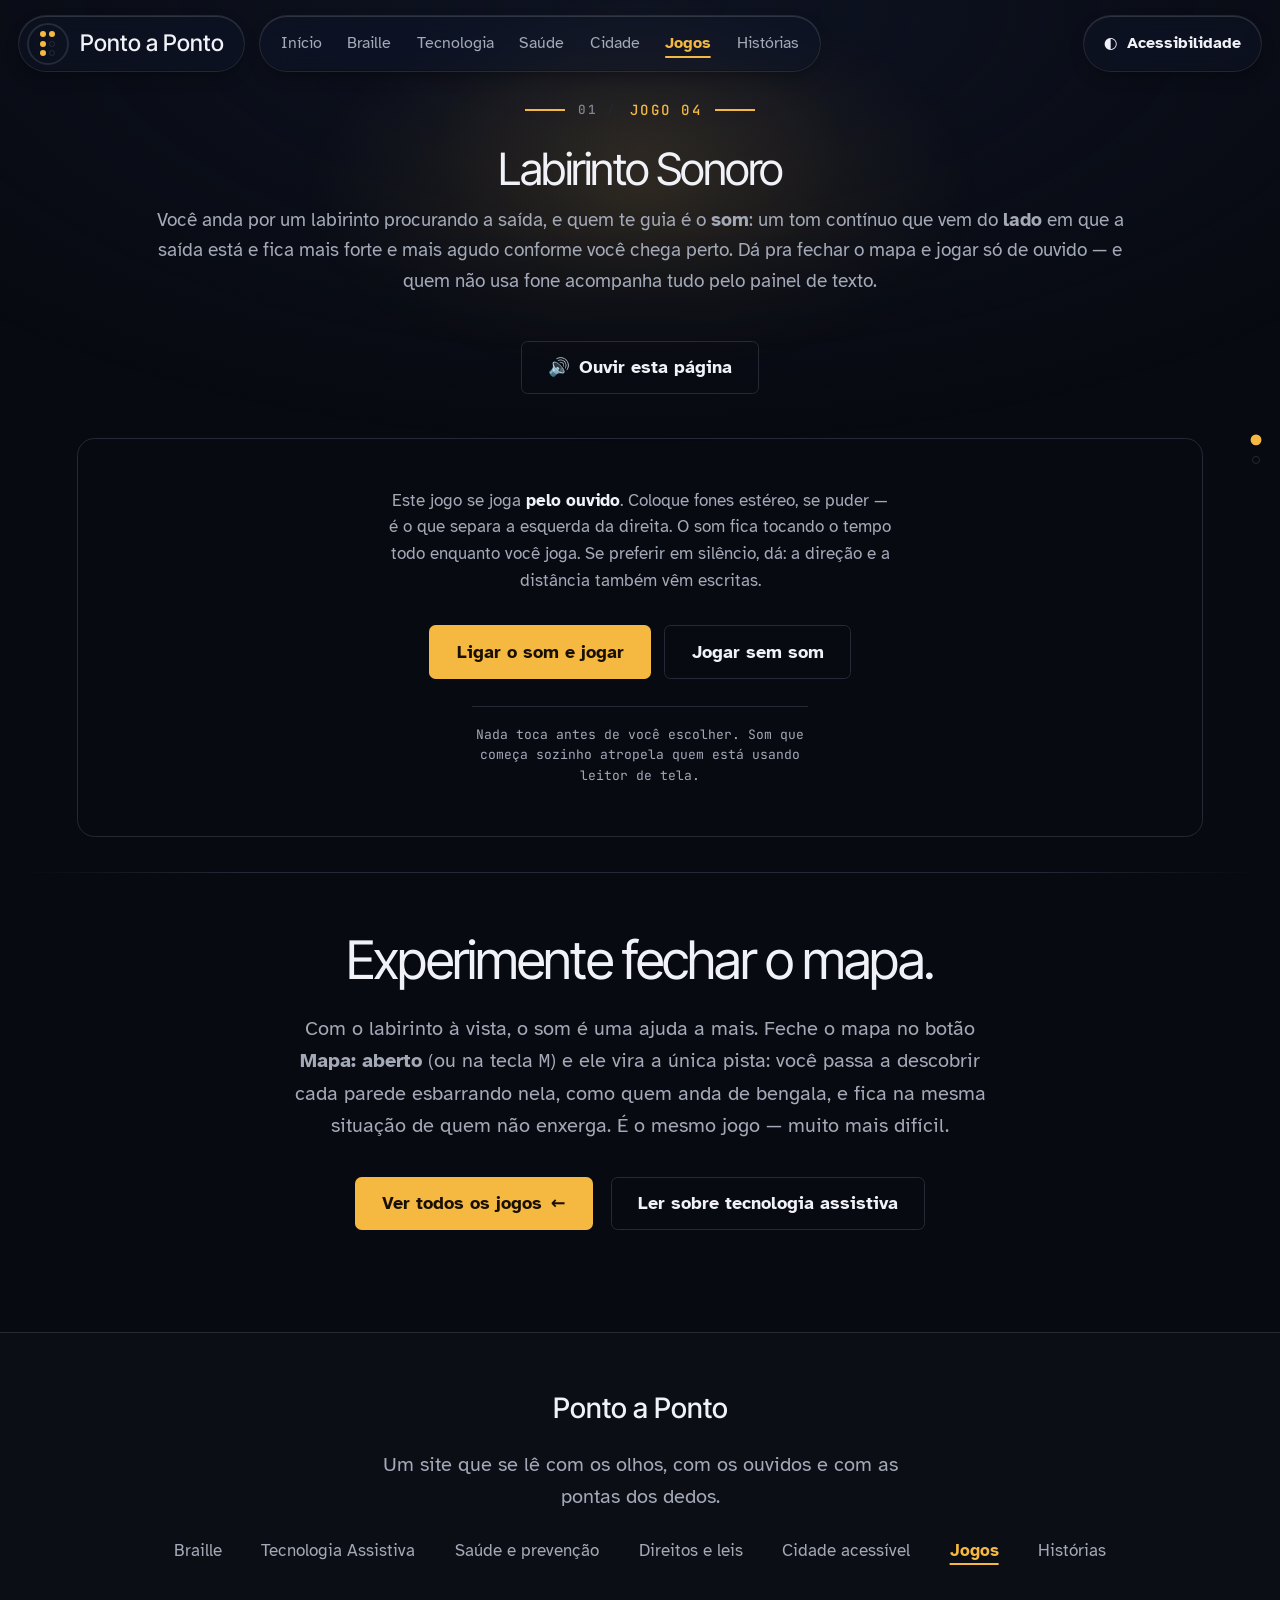
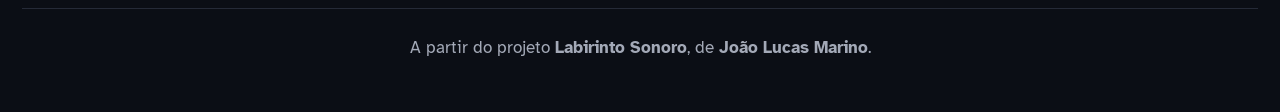
<file: jogo-labirinto.html>
<!DOCTYPE html>
<html lang="pt-BR">
<head>
  <meta charset="UTF-8" />
  <meta name="viewport" content="width=device-width, initial-scale=1" />
  <meta
    name="description"
    content="Labirinto Sonoro: um jogo que se joga pelo ouvido. Um som contínuo vem do lado em que a saída está e fica mais forte conforme você chega perto."
  />
  <meta name="theme-color" content="#0A0D16" />
  <title>Labirinto Sonoro — Ponto a Ponto</title>

  <!-- Favicon: cela Braille da letra P (a marca do site) -->
  <link rel="icon" href="favicon.svg" type="image/svg+xml" />
  <link rel="icon" href="favicon-32.png" sizes="32x32" type="image/png" />
  <link rel="apple-touch-icon" href="apple-touch-icon.png" />

  <!-- Open Graph / Twitter -->
  <meta property="og:type" content="article" />
  <meta property="og:site_name" content="Ponto a Ponto" />
  <meta property="og:locale" content="pt_BR" />
  <meta property="og:url" content="https://dgolaus.github.io/ponto-a-ponto/jogo-labirinto.html" />
  <meta property="og:title" content="Labirinto Sonoro — Ponto a Ponto" />
  <meta property="og:description" content="Um jogo que se joga pelo ouvido: um som contínuo vem do lado da saída e fica mais forte conforme você chega perto." />
  <meta property="og:image" content="https://dgolaus.github.io/ponto-a-ponto/banner.png" />
  <meta property="og:image:width" content="1200" />
  <meta property="og:image:height" content="630" />
  <meta property="og:image:alt" content="Ponto a Ponto — portal educativo de acessibilidade." />
  <meta name="twitter:card" content="summary_large_image" />
  <meta name="twitter:image" content="https://dgolaus.github.io/ponto-a-ponto/banner.png" />

  <link rel="preconnect" href="https://fonts.googleapis.com" />
  <link rel="preconnect" href="https://fonts.gstatic.com" crossorigin />
  <link
    href="https://fonts.googleapis.com/css2?family=Atkinson+Hyperlegible:ital,wght@0,400;0,700;1,400&family=Newsreader:ital,opsz,wght@0,6..72,300;0,6..72,400;0,6..72,500;1,6..72,400&family=Inter+Tight:wght@400;500;600&family=JetBrains+Mono:wght@400;500&display=swap"
    rel="stylesheet"
  />

  <link rel="stylesheet" href="style.css" />

  <!-- Entrada suave: esconde a página antes da pintura; o script.js revela. -->
  <script>
    (function () {
      var raiz = document.documentElement;
      raiz.classList.add("pre-aviso");
      setTimeout(function () {
        if (!window.__papPronto) raiz.classList.remove("pre-aviso");
      }, 8000);
    })();
  </script>

  <script src="script.js" defer></script>
</head>
<body data-pagina="jogo-labirinto">
  <a class="pular-link" href="#conteudo-principal">Pular para o conteúdo principal</a>

  <div id="regiao-avisos" class="visualmente-oculto" role="status" aria-live="polite"></div>

  <header class="cabecalho">
    <div class="cabecalho-conteudo">
      <a class="pilula marca" href="index.html" aria-label="Ponto a Ponto — página inicial">
        <span class="marca-simbolo" aria-hidden="true">
          <svg class="marca-anel" viewBox="0 0 44 44" width="44" height="44">
            <circle class="anel-fundo" cx="22" cy="22" r="20" />
            <circle class="anel-progresso" cx="22" cy="22" r="20" />
          </svg>
          <span class="marca-celula">
            <span class="ponto-mini cheio"></span><span class="ponto-mini cheio"></span>
            <span class="ponto-mini cheio"></span><span class="ponto-mini vazio"></span>
            <span class="ponto-mini cheio"></span><span class="ponto-mini vazio"></span>
          </span>
        </span>
        <span class="marca-nome">Ponto a Ponto</span>
      </a>

      <nav class="pilula pilula-nav" aria-label="Navegação principal">
        <ul class="menu">
          <li><a href="index.html">Início</a></li>
          <li><a href="em-breve.html?de=Braille">Braille</a></li>
          <li><a href="tecnologia.html" aria-label="Tecnologia Assistiva">Tecnologia</a></li>
          <li><a href="doencas.html" aria-label="Saúde e prevenção">Saúde</a></li>
          <li><a href="cidade.html">Cidade</a></li>
          <li><a href="jogos.html" aria-current="page">Jogos</a></li>
          <li><a href="em-breve.html?de=Historias">Histórias</a></li>
        </ul>
      </nav>

      <div class="acesso-menu">
        <button
          type="button"
          id="btn-acesso"
          class="pilula botao-acesso"
          aria-expanded="false"
          aria-controls="painel-acesso"
          aria-haspopup="true"
        >
          <span class="icone" aria-hidden="true">◐</span>
          <span class="botao-acesso-texto">Acessibilidade</span>
        </button>

        <div id="painel-acesso" class="painel-acesso" hidden role="group" aria-label="Ferramentas de acessibilidade">
          <p class="painel-titulo" aria-hidden="true">Acessibilidade</p>

          <div class="acesso-item">
            <span class="acesso-rotulo" id="rot-tamanho">Tamanho do texto</span>
            <span class="acesso-controle" role="group" aria-labelledby="rot-tamanho">
              <button type="button" id="btn-diminuir-fonte" class="botao-barra" aria-label="Diminuir tamanho do texto">A−</button>
              <button type="button" id="btn-aumentar-fonte" class="botao-barra" aria-label="Aumentar tamanho do texto">A+</button>
            </span>
          </div>

          <button type="button" id="btn-contraste" class="botao-barra botao-largo" aria-pressed="false">
            <span class="icone" aria-hidden="true">◐</span> Alto contraste
          </button>

          <button type="button" id="btn-ouvir" class="botao-barra botao-largo" aria-pressed="false">
            <span class="icone" aria-hidden="true">🔊</span> <span id="rotulo-ouvir">Ouvir esta página</span>
          </button>
        </div>
      </div>
    </div>
  </header>

  <main id="conteudo-principal" tabindex="-1">

    <!-- Jogo -->
    <section class="secao pagina-topo" aria-labelledby="titulo-labirinto">
      <div class="container">
        <p class="rotulo-secao">Jogo 04</p>
        <h1 id="titulo-labirinto" data-anima>Labirinto Sonoro</h1>
        <p class="secao-intro" data-anima>
          Você anda por um labirinto procurando a saída, e quem te guia é o <strong>som</strong>:
          um tom contínuo que vem do <strong>lado</strong> em que a saída está e fica mais forte e
          mais agudo conforme você chega perto. Dá pra fechar o mapa e jogar só de ouvido — e
          quem não usa fone acompanha tudo pelo painel de texto.
        </p>
        <div class="pagina-acoes" data-anima>
          <button type="button" id="btn-ouvir-pagina" class="botao botao-secundario">
            <span class="icone" aria-hidden="true">🔊</span> Ouvir esta página
          </button>
        </div>

        <div class="jogo labirinto" id="labirinto" data-anima>

          <!-- Portão: o som nunca começa sozinho -->
          <div class="lab-inicio" id="lab-inicio">
            <p class="lab-inicio-texto">
              Este jogo se joga <strong>pelo ouvido</strong>. Coloque fones estéreo, se puder —
              é o que separa a esquerda da direita. O som fica tocando o tempo todo enquanto
              você joga. Se preferir em silêncio, dá: a direção e a distância também vêm escritas.
            </p>
            <div class="lab-inicio-acoes">
              <button type="button" id="lab-comecar-som" class="botao botao-primario">
                Ligar o som e jogar
              </button>
              <button type="button" id="lab-comecar-mudo" class="botao botao-secundario">
                Jogar sem som
              </button>
            </div>
            <p class="lab-inicio-nota">
              Nada toca antes de você escolher. Som que começa sozinho atropela quem está
              usando leitor de tela.
            </p>
          </div>

          <!-- Mesa de jogo -->
          <div class="lab-mesa" id="lab-mesa" hidden>
            <div class="lab-coluna-mapa">
            <p class="lab-cabecalho">
              <span>Fase <b id="lab-fase-num">1</b> de <b id="lab-fase-total">5</b></span>
              <span><b id="lab-passos">0</b> passos</span>
            </p>

            <div class="lab-arena" id="lab-arena">
              <canvas
                id="lab-canvas"
                width="720"
                height="440"
                tabindex="0"
                aria-label="Labirinto. Use as setas do teclado para andar. A direção e a distância da saída estão escritas logo abaixo."
              ></canvas>
            </div>

            <!-- aria-live="off": quem anuncia é a região de avisos do site,
                 senão o leitor de tela falaria duas vezes a cada passo. -->
            <p class="lab-estado" id="lab-estado" role="status" aria-live="off">
              Escolha uma direção para começar.
            </p>

            <!-- Aviso de foco: acende quando o foco sai do painel, porque as
                 setas só andam com o jogo focado. Botão de propósito — clicar
                 devolve o foco ao mapa. Fica sempre no DOM (não é aria-live,
                 para não interromper leitor de tela a cada Tab). -->
            <button type="button" class="lab-foco" id="lab-foco">
              <span class="lab-foco-icone" aria-hidden="true">⌨</span>
              <span>As setas do teclado só andam com o jogo em foco. Clique aqui ou no mapa para voltar a jogar.</span>
            </button>
            </div>

            <div class="lab-coluna-painel">
            <div class="lab-bussola">
              <p class="lab-bussola-rotulo">A saída está</p>
              <p class="lab-direcao" id="lab-direcao">—</p>
              <p class="lab-distancia" id="lab-distancia">—</p>
              <div class="lab-medidor"><span id="lab-medidor"></span></div>
              <p class="lab-medidor-rotulo">intensidade do som</p>
            </div>

            <div class="lab-teclado" role="group" aria-label="Andar pelo labirinto">
              <button type="button" class="lab-tecla" data-mover="cima" aria-label="Andar para cima">↑</button>
              <button type="button" class="lab-tecla" data-mover="esquerda" aria-label="Andar para a esquerda">←</button>
              <button type="button" class="lab-tecla" data-mover="baixo" aria-label="Andar para baixo">↓</button>
              <button type="button" class="lab-tecla" data-mover="direita" aria-label="Andar para a direita">→</button>
            </div>
            <p class="lab-teclado-dica">
              Setas do teclado · <kbd>P</kbd> realça o som da saída · <kbd>M</kbd> abre e fecha o mapa
            </p>

            <div class="lab-acoes">
              <button type="button" id="lab-pulso" class="botao-barra">Ouvir a saída</button>
              <button type="button" id="lab-som" class="botao-barra" aria-pressed="false">Som: desligado</button>
              <button type="button" id="lab-mapa" class="botao-barra" aria-pressed="true">Mapa: aberto</button>
              <button type="button" id="lab-reiniciar" class="botao-barra">Reiniciar fase</button>
            </div>

            <div class="lab-vitoria" id="lab-vitoria" hidden>
              <span class="lab-vitoria-marca" aria-hidden="true">★</span>
              <h3>Você encontrou a saída.</h3>
              <p id="lab-vitoria-texto">Fase concluída.</p>
              <button type="button" id="lab-proxima" class="botao botao-primario">Próxima fase</button>
            </div>

            <p class="lab-fases-rotulo" id="lab-fases-rotulo">Escolher fase</p>
            <div class="lab-fases" id="lab-fases" role="group" aria-labelledby="lab-fases-rotulo"></div>
            </div>
          </div>
        </div>
      </div>
    </section>

    <!-- Fecho -->
    <section class="secao secao-encerramento" aria-labelledby="titulo-fecho">
      <div class="container encerramento-caixa">
        <h2 id="titulo-fecho">Experimente fechar o mapa.</h2>
        <p>
          Com o labirinto à vista, o som é uma ajuda a mais. Feche o mapa no botão
          <strong>Mapa: aberto</strong> (ou na tecla <kbd>M</kbd>) e ele vira a única pista: você
          passa a descobrir cada parede esbarrando nela, como quem anda de bengala, e fica na
          mesma situação de quem não enxerga. É o mesmo jogo — muito mais difícil.
        </p>
        <div class="encerramento-acoes">
          <a class="botao botao-primario" href="jogos.html">Ver todos os jogos <span aria-hidden="true">←</span></a>
          <a class="botao botao-secundario" href="tecnologia.html">Ler sobre tecnologia assistiva</a>
        </div>
      </div>
    </section>
  </main>

  <footer class="rodape">
    <div class="container rodape-conteudo">
      <p class="marca-nome">Ponto a Ponto</p>
      <p class="rodape-frase">Um site que se lê com os olhos, com os ouvidos e com as pontas dos dedos.</p>
      <nav aria-label="Navegação do rodapé">
        <ul class="menu menu-rodape">
          <li><a href="em-breve.html?de=Braille">Braille</a></li>
          <li><a href="tecnologia.html">Tecnologia Assistiva</a></li>
          <li><a href="doencas.html">Saúde e prevenção</a></li>
          <li><a href="leis.html">Direitos e leis</a></li>
          <li><a href="cidade.html">Cidade acessível</a></li>
          <li><a href="jogos.html" aria-current="page">Jogos</a></li>
          <li><a href="em-breve.html?de=Historias">Histórias</a></li>
        </ul>
      </nav>

      <div class="rodape-creditos">
        <p>
          A partir do projeto <strong>Labirinto Sonoro</strong>, de
          <strong>João Lucas Marino</strong>.
        </p>
      </div>
    </div>
  </footer>

  <div id="toast" class="toast" aria-hidden="true"></div>

  <script>
    (function () {
      var btn = document.getElementById("btn-ouvir-pagina");
      if (!btn) return;
      if (!("speechSynthesis" in window)) {
        btn.hidden = true;
        return;
      }
      btn.addEventListener("click", function () {
        var real = document.getElementById("btn-ouvir");
        if (real) real.click();
      });
    })();
  </script>
</body>
</html>
</file>
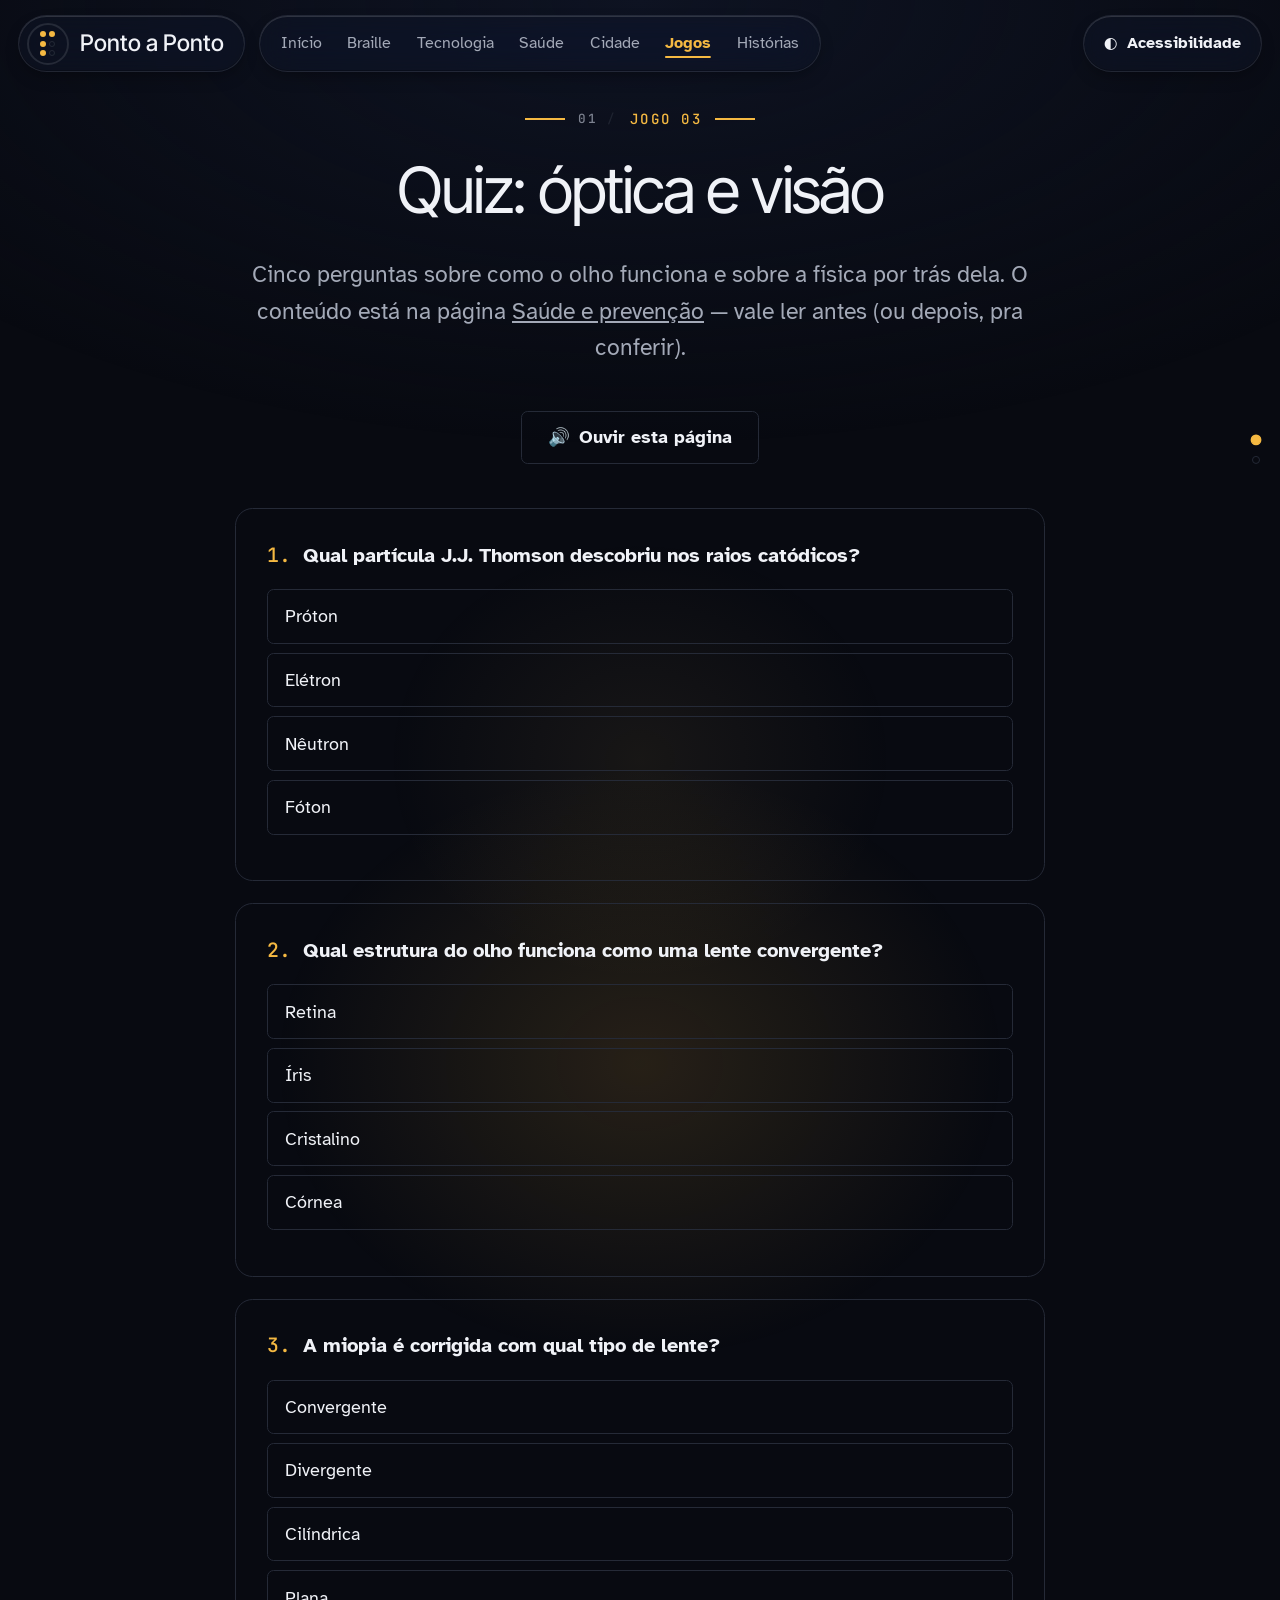
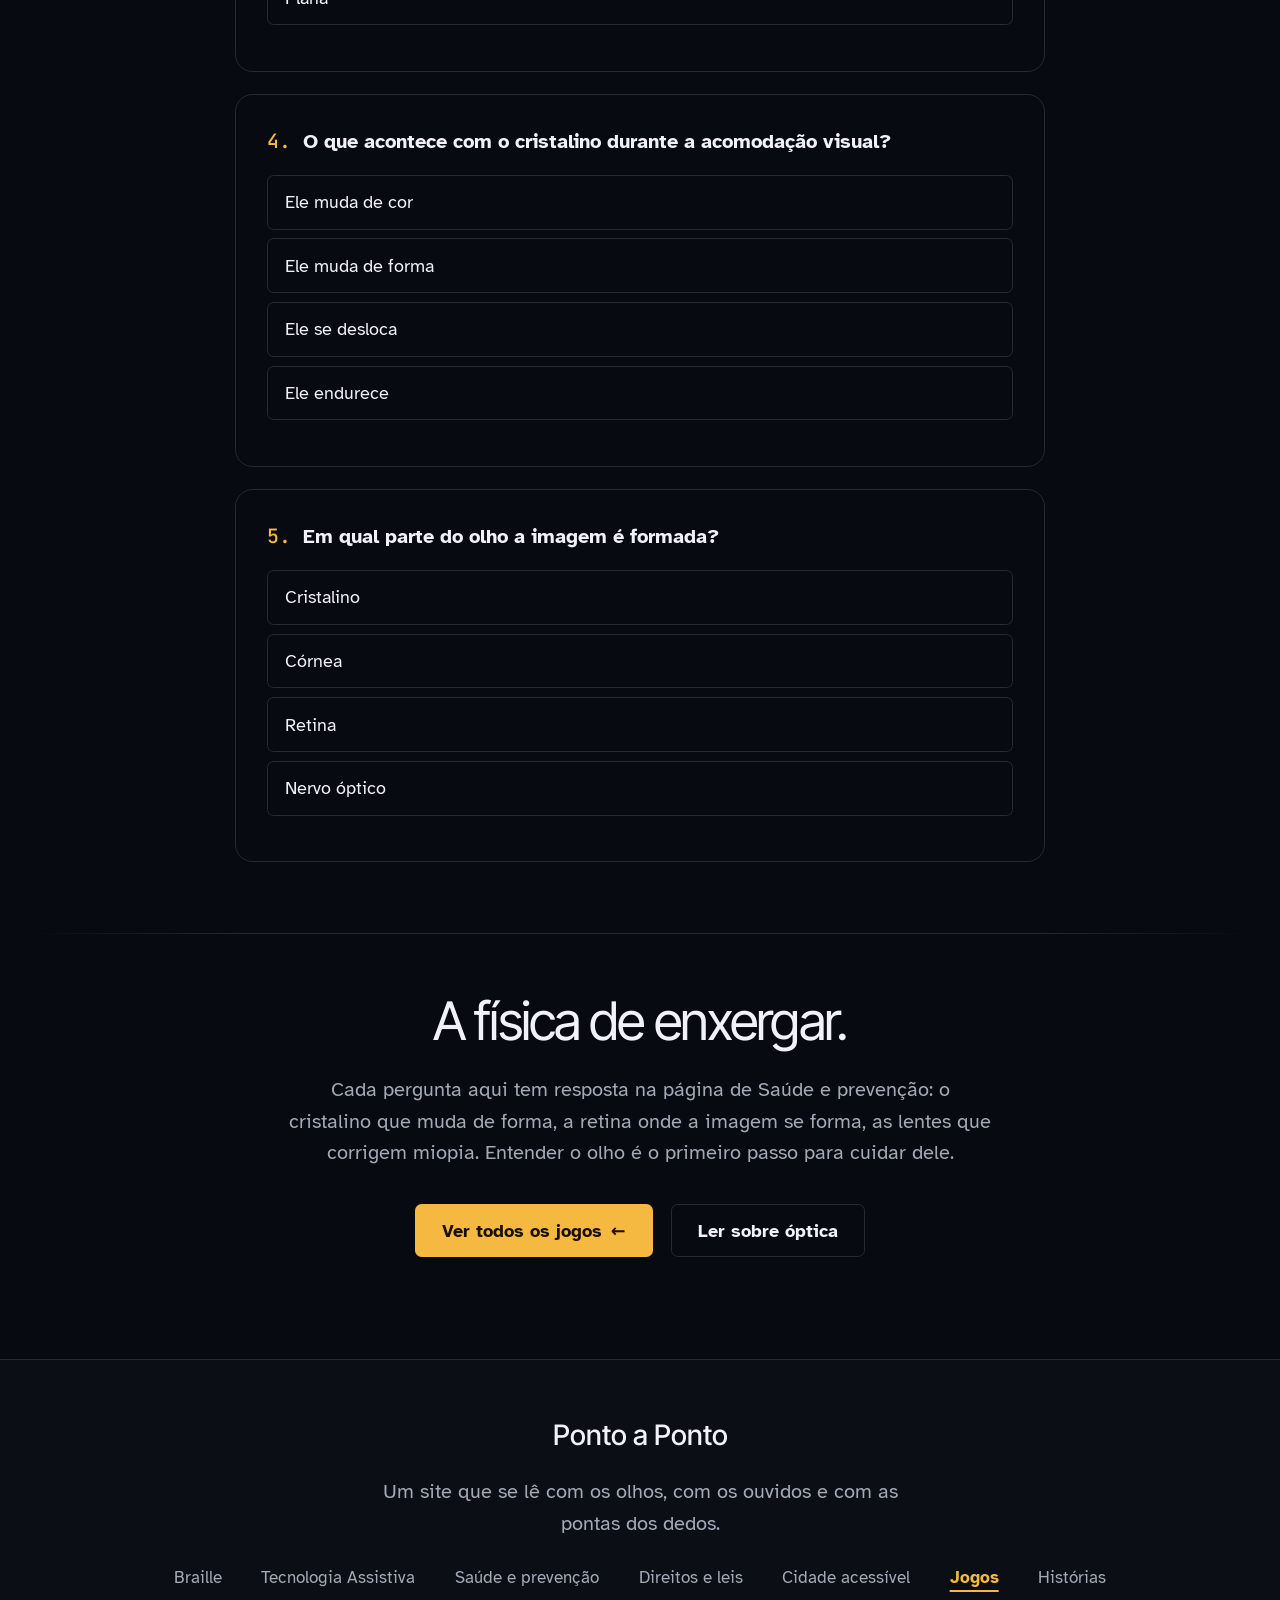
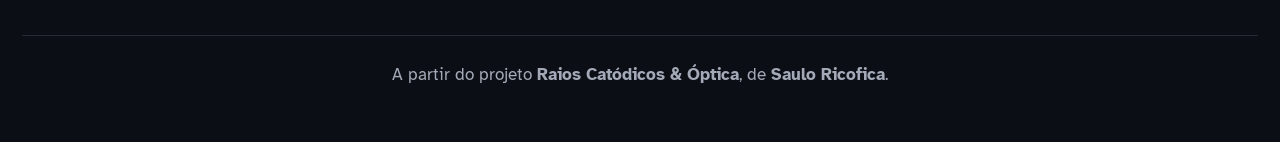
<file: jogo-quiz.html>
<!DOCTYPE html>
<html lang="pt-BR">
<head>
  <meta charset="UTF-8" />
  <meta name="viewport" content="width=device-width, initial-scale=1" />
  <meta
    name="description"
    content="Quiz de óptica e visão: cinco perguntas sobre como o olho funciona e sobre a física por trás dele."
  />
  <meta name="theme-color" content="#0A0D16" />
  <title>Quiz: óptica e visão — Ponto a Ponto</title>

  <!-- Favicon: cela Braille da letra P (a marca do site) -->
  <link rel="icon" href="favicon.svg" type="image/svg+xml" />
  <link rel="icon" href="favicon-32.png" sizes="32x32" type="image/png" />
  <link rel="apple-touch-icon" href="apple-touch-icon.png" />

  <!-- Open Graph / Twitter -->
  <meta property="og:type" content="article" />
  <meta property="og:site_name" content="Ponto a Ponto" />
  <meta property="og:locale" content="pt_BR" />
  <meta property="og:url" content="https://dgolaus.github.io/ponto-a-ponto/jogo-quiz.html" />
  <meta property="og:title" content="Quiz: óptica e visão — Ponto a Ponto" />
  <meta property="og:description" content="Cinco perguntas sobre como o olho funciona e sobre a física por trás dele." />
  <meta property="og:image" content="https://dgolaus.github.io/ponto-a-ponto/banner.png" />
  <meta property="og:image:width" content="1200" />
  <meta property="og:image:height" content="630" />
  <meta property="og:image:alt" content="Ponto a Ponto — portal educativo de acessibilidade." />
  <meta name="twitter:card" content="summary_large_image" />
  <meta name="twitter:image" content="https://dgolaus.github.io/ponto-a-ponto/banner.png" />

  <link rel="preconnect" href="https://fonts.googleapis.com" />
  <link rel="preconnect" href="https://fonts.gstatic.com" crossorigin />
  <link
    href="https://fonts.googleapis.com/css2?family=Atkinson+Hyperlegible:ital,wght@0,400;0,700;1,400&family=Newsreader:ital,opsz,wght@0,6..72,300;0,6..72,400;0,6..72,500;1,6..72,400&family=Inter+Tight:wght@400;500;600&family=JetBrains+Mono:wght@400;500&display=swap"
    rel="stylesheet"
  />

  <link rel="stylesheet" href="style.css" />

  <!-- Entrada suave: esconde a página antes da pintura; o script.js revela. -->
  <script>
    (function () {
      var raiz = document.documentElement;
      raiz.classList.add("pre-aviso");
      setTimeout(function () {
        if (!window.__papPronto) raiz.classList.remove("pre-aviso");
      }, 8000);
    })();
  </script>

  <script src="script.js" defer></script>
</head>
<body>
  <a class="pular-link" href="#conteudo-principal">Pular para o conteúdo principal</a>

  <div id="regiao-avisos" class="visualmente-oculto" role="status" aria-live="polite"></div>

  <header class="cabecalho">
    <div class="cabecalho-conteudo">
      <a class="pilula marca" href="index.html" aria-label="Ponto a Ponto — página inicial">
        <span class="marca-simbolo" aria-hidden="true">
          <svg class="marca-anel" viewBox="0 0 44 44" width="44" height="44">
            <circle class="anel-fundo" cx="22" cy="22" r="20" />
            <circle class="anel-progresso" cx="22" cy="22" r="20" />
          </svg>
          <span class="marca-celula">
            <span class="ponto-mini cheio"></span><span class="ponto-mini cheio"></span>
            <span class="ponto-mini cheio"></span><span class="ponto-mini vazio"></span>
            <span class="ponto-mini cheio"></span><span class="ponto-mini vazio"></span>
          </span>
        </span>
        <span class="marca-nome">Ponto a Ponto</span>
      </a>

      <nav class="pilula pilula-nav" aria-label="Navegação principal">
        <ul class="menu">
          <li><a href="index.html">Início</a></li>
          <li><a href="em-breve.html?de=Braille">Braille</a></li>
          <li><a href="tecnologia.html" aria-label="Tecnologia Assistiva">Tecnologia</a></li>
          <li><a href="doencas.html" aria-label="Saúde e prevenção">Saúde</a></li>
          <li><a href="cidade.html">Cidade</a></li>
          <li><a href="jogos.html" aria-current="page">Jogos</a></li>
          <li><a href="em-breve.html?de=Historias">Histórias</a></li>
        </ul>
      </nav>

      <div class="acesso-menu">
        <button
          type="button"
          id="btn-acesso"
          class="pilula botao-acesso"
          aria-expanded="false"
          aria-controls="painel-acesso"
          aria-haspopup="true"
        >
          <span class="icone" aria-hidden="true">◐</span>
          <span class="botao-acesso-texto">Acessibilidade</span>
        </button>

        <div id="painel-acesso" class="painel-acesso" hidden role="group" aria-label="Ferramentas de acessibilidade">
          <p class="painel-titulo" aria-hidden="true">Acessibilidade</p>

          <div class="acesso-item">
            <span class="acesso-rotulo" id="rot-tamanho">Tamanho do texto</span>
            <span class="acesso-controle" role="group" aria-labelledby="rot-tamanho">
              <button type="button" id="btn-diminuir-fonte" class="botao-barra" aria-label="Diminuir tamanho do texto">A−</button>
              <button type="button" id="btn-aumentar-fonte" class="botao-barra" aria-label="Aumentar tamanho do texto">A+</button>
            </span>
          </div>

          <button type="button" id="btn-contraste" class="botao-barra botao-largo" aria-pressed="false">
            <span class="icone" aria-hidden="true">◐</span> Alto contraste
          </button>

          <button type="button" id="btn-ouvir" class="botao-barra botao-largo" aria-pressed="false">
            <span class="icone" aria-hidden="true">🔊</span> <span id="rotulo-ouvir">Ouvir esta página</span>
          </button>
        </div>
      </div>
    </div>
  </header>

  <main id="conteudo-principal" tabindex="-1">

    <!-- Jogo -->
    <section class="secao pagina-topo" aria-labelledby="titulo-quiz">
      <div class="container">
        <p class="rotulo-secao">Jogo 03</p>
        <h1 id="titulo-quiz" data-anima>Quiz: óptica e visão</h1>
        <p class="secao-intro" data-anima>
          Cinco perguntas sobre como o olho funciona e sobre a física por trás dela. O conteúdo
          está na página <a href="doencas.html#titulo-optica">Saúde e prevenção</a> — vale ler
          antes (ou depois, pra conferir).
        </p>
        <div class="pagina-acoes" data-anima>
          <button type="button" id="btn-ouvir-pagina" class="botao botao-secundario">
            <span class="icone" aria-hidden="true">🔊</span> Ouvir esta página
          </button>
        </div>

        <ol class="quiz" id="quiz-revisao" data-anima>
          <li class="quiz-item" data-correta="1">
            <p class="quiz-pergunta" id="q1">Qual partícula J.J. Thomson descobriu nos raios catódicos?</p>
            <div class="quiz-opcoes" role="group" aria-labelledby="q1">
              <button type="button" class="quiz-opcao">Próton</button>
              <button type="button" class="quiz-opcao">Elétron</button>
              <button type="button" class="quiz-opcao">Nêutron</button>
              <button type="button" class="quiz-opcao">Fóton</button>
            </div>
            <p class="quiz-feedback" aria-live="polite"></p>
          </li>

          <li class="quiz-item" data-correta="2">
            <p class="quiz-pergunta" id="q2">Qual estrutura do olho funciona como uma lente convergente?</p>
            <div class="quiz-opcoes" role="group" aria-labelledby="q2">
              <button type="button" class="quiz-opcao">Retina</button>
              <button type="button" class="quiz-opcao">Íris</button>
              <button type="button" class="quiz-opcao">Cristalino</button>
              <button type="button" class="quiz-opcao">Córnea</button>
            </div>
            <p class="quiz-feedback" aria-live="polite"></p>
          </li>

          <li class="quiz-item" data-correta="1">
            <p class="quiz-pergunta" id="q3">A miopia é corrigida com qual tipo de lente?</p>
            <div class="quiz-opcoes" role="group" aria-labelledby="q3">
              <button type="button" class="quiz-opcao">Convergente</button>
              <button type="button" class="quiz-opcao">Divergente</button>
              <button type="button" class="quiz-opcao">Cilíndrica</button>
              <button type="button" class="quiz-opcao">Plana</button>
            </div>
            <p class="quiz-feedback" aria-live="polite"></p>
          </li>

          <li class="quiz-item" data-correta="1">
            <p class="quiz-pergunta" id="q4">O que acontece com o cristalino durante a acomodação visual?</p>
            <div class="quiz-opcoes" role="group" aria-labelledby="q4">
              <button type="button" class="quiz-opcao">Ele muda de cor</button>
              <button type="button" class="quiz-opcao">Ele muda de forma</button>
              <button type="button" class="quiz-opcao">Ele se desloca</button>
              <button type="button" class="quiz-opcao">Ele endurece</button>
            </div>
            <p class="quiz-feedback" aria-live="polite"></p>
          </li>

          <li class="quiz-item" data-correta="2">
            <p class="quiz-pergunta" id="q5">Em qual parte do olho a imagem é formada?</p>
            <div class="quiz-opcoes" role="group" aria-labelledby="q5">
              <button type="button" class="quiz-opcao">Cristalino</button>
              <button type="button" class="quiz-opcao">Córnea</button>
              <button type="button" class="quiz-opcao">Retina</button>
              <button type="button" class="quiz-opcao">Nervo óptico</button>
            </div>
            <p class="quiz-feedback" aria-live="polite"></p>
          </li>
        </ol>

        <p class="quiz-placar" id="quiz-placar" role="status" aria-live="polite"></p>
      </div>
    </section>

    <!-- Fecho -->
    <section class="secao secao-encerramento" aria-labelledby="titulo-fecho">
      <div class="container encerramento-caixa">
        <h2 id="titulo-fecho">A física de enxergar.</h2>
        <p>
          Cada pergunta aqui tem resposta na página de Saúde e prevenção: o cristalino que muda
          de forma, a retina onde a imagem se forma, as lentes que corrigem miopia. Entender o
          olho é o primeiro passo para cuidar dele.
        </p>
        <div class="encerramento-acoes">
          <a class="botao botao-primario" href="jogos.html">Ver todos os jogos <span aria-hidden="true">←</span></a>
          <a class="botao botao-secundario" href="doencas.html#titulo-optica">Ler sobre óptica</a>
        </div>
      </div>
    </section>
  </main>

  <footer class="rodape">
    <div class="container rodape-conteudo">
      <p class="marca-nome">Ponto a Ponto</p>
      <p class="rodape-frase">Um site que se lê com os olhos, com os ouvidos e com as pontas dos dedos.</p>
      <nav aria-label="Navegação do rodapé">
        <ul class="menu menu-rodape">
          <li><a href="em-breve.html?de=Braille">Braille</a></li>
          <li><a href="tecnologia.html">Tecnologia Assistiva</a></li>
          <li><a href="doencas.html">Saúde e prevenção</a></li>
          <li><a href="leis.html">Direitos e leis</a></li>
          <li><a href="cidade.html">Cidade acessível</a></li>
          <li><a href="jogos.html" aria-current="page">Jogos</a></li>
          <li><a href="em-breve.html?de=Historias">Histórias</a></li>
        </ul>
      </nav>

      <div class="rodape-creditos">
        <p>
          A partir do projeto <strong>Raios Catódicos &amp; Óptica</strong>, de
          <strong>Saulo Ricofica</strong>.
        </p>
      </div>
    </div>
  </footer>

  <div id="toast" class="toast" aria-hidden="true"></div>

  <script>
    (function () {
      var btn = document.getElementById("btn-ouvir-pagina");
      if (!btn) return;
      if (!("speechSynthesis" in window)) {
        btn.hidden = true;
        return;
      }
      btn.addEventListener("click", function () {
        var real = document.getElementById("btn-ouvir");
        if (real) real.click();
      });
    })();
  </script>
</body>
</html>
</file>
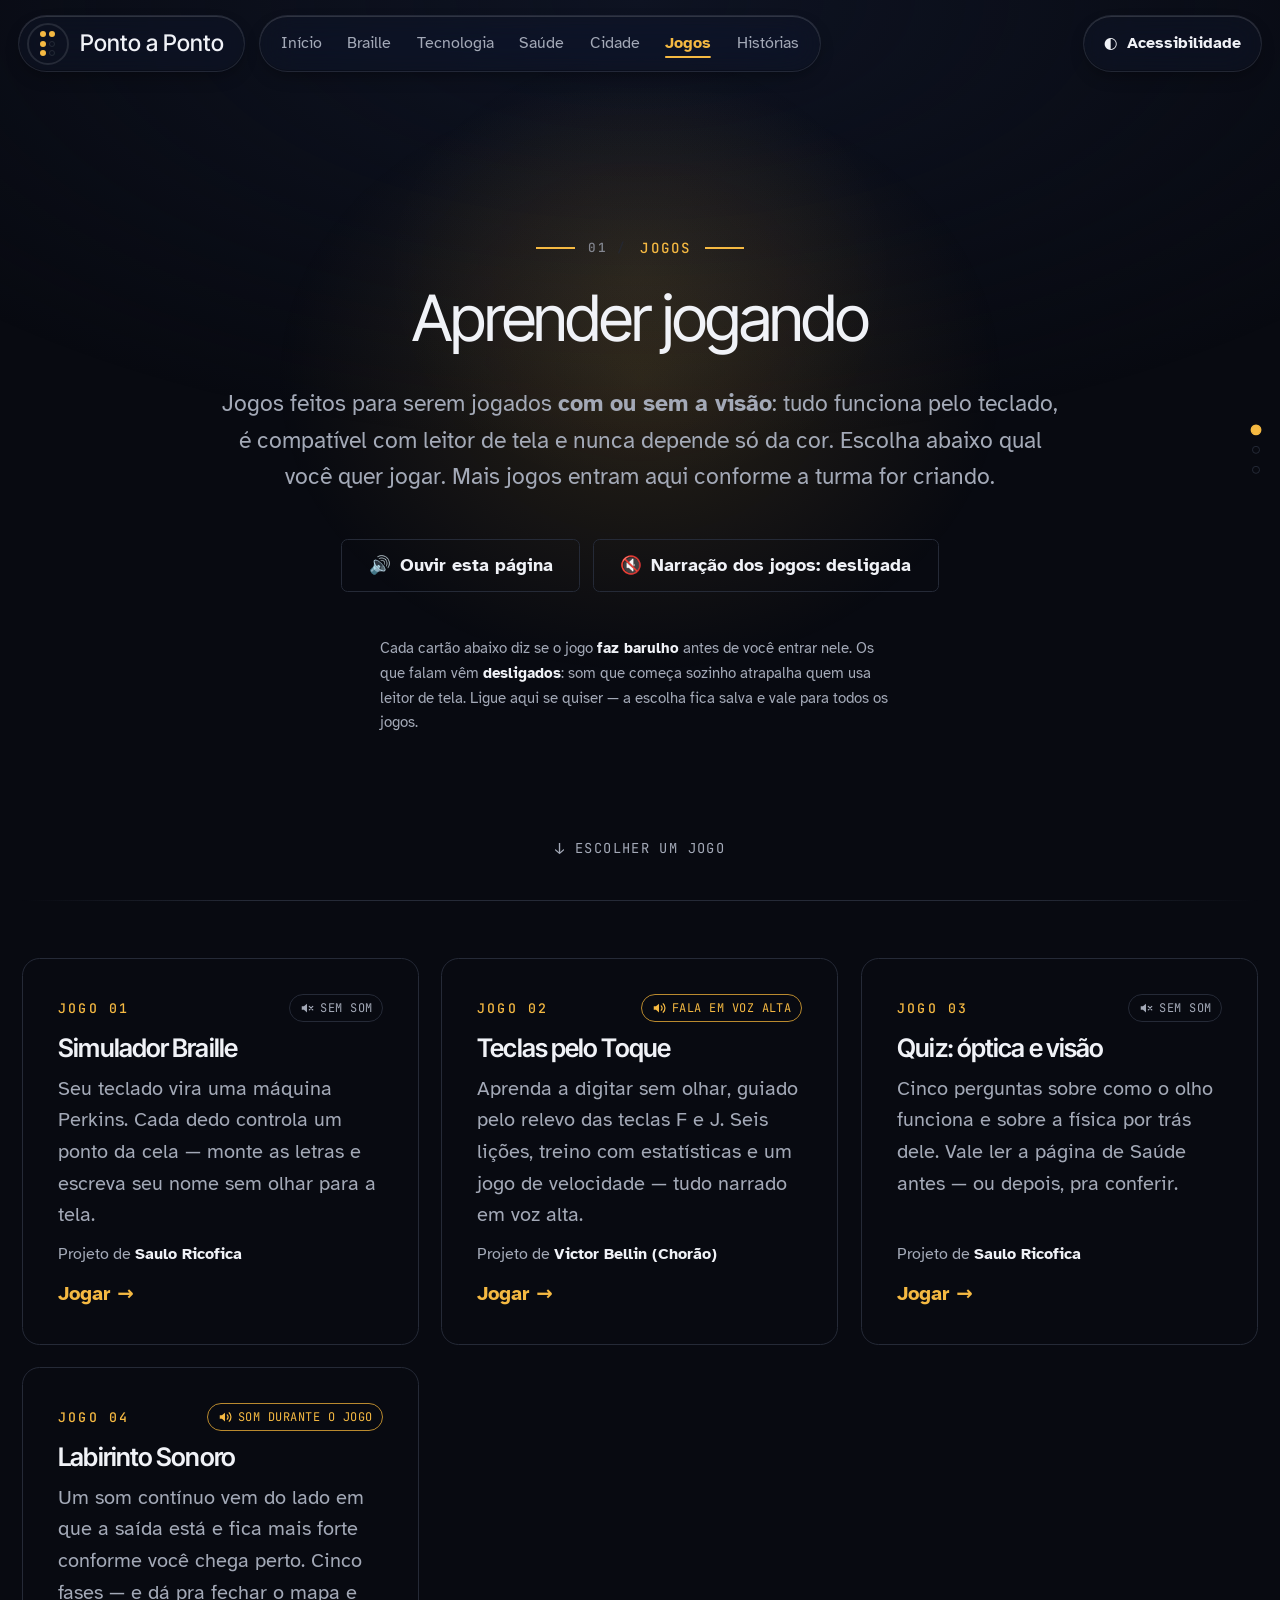
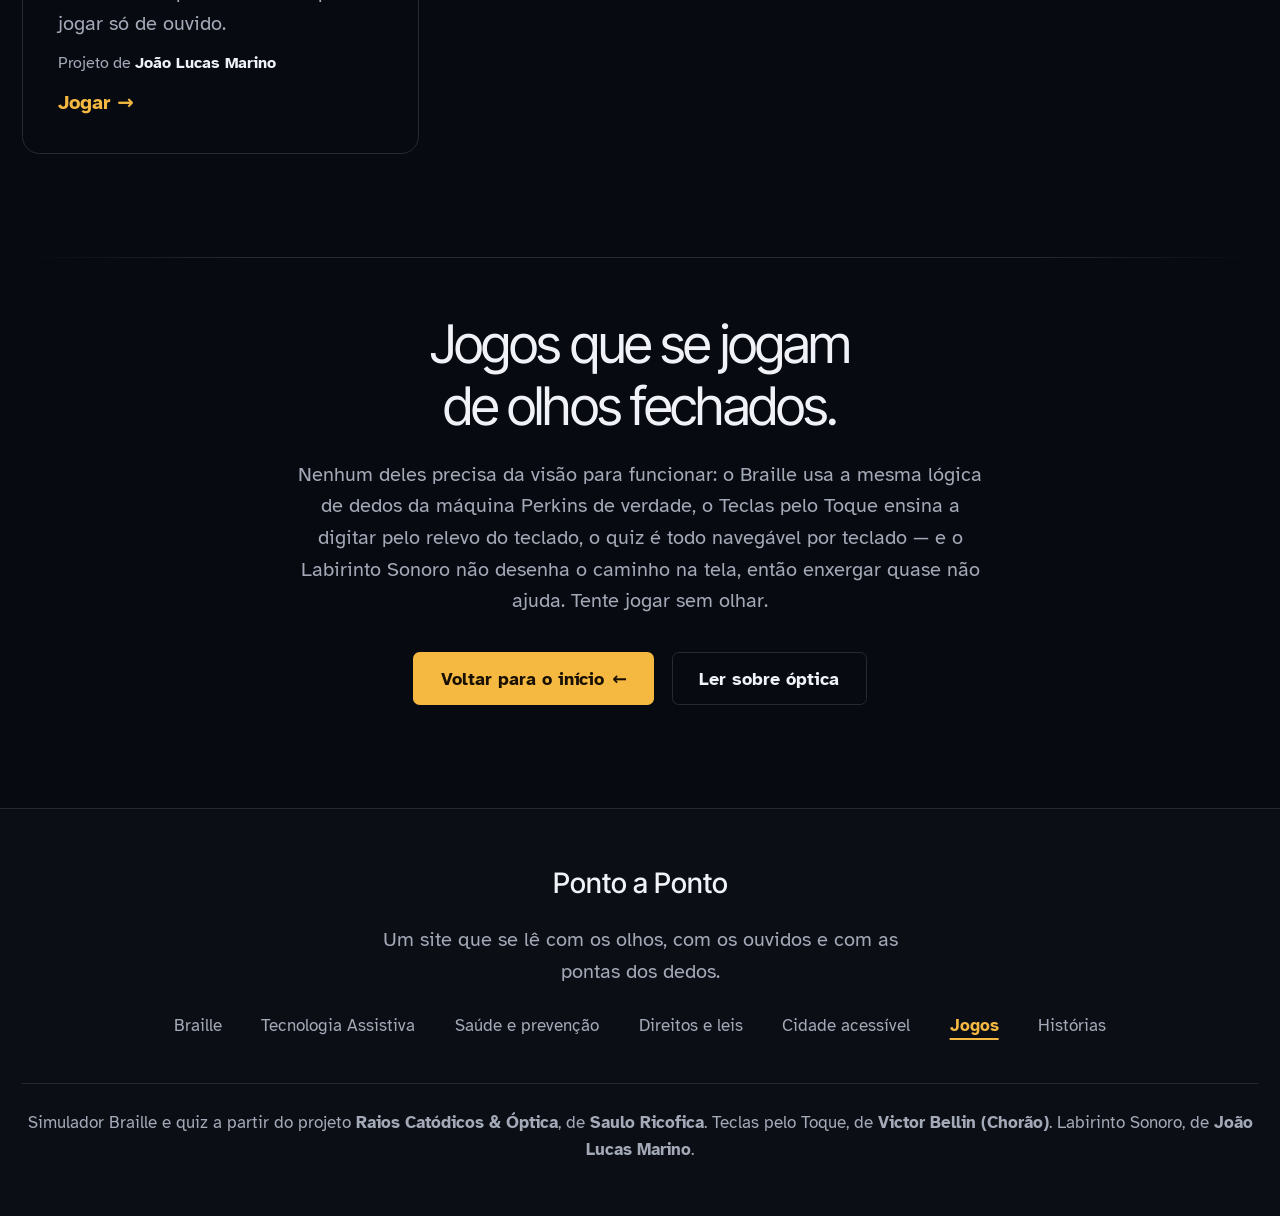
<file: jogos.html>
<!DOCTYPE html>
<html lang="pt-BR">
<head>
  <meta charset="UTF-8" />
  <meta name="viewport" content="width=device-width, initial-scale=1" />
  <meta
    name="description"
    content="Jogos do Ponto a Ponto: escreva em Braille como numa máquina Perkins, aprenda a digitar pelo toque das teclas, teste seus conhecimentos de óptica e ache a saída de um labirinto guiado só pelo som."
  />
  <meta name="theme-color" content="#0A0D16" />
  <title>Jogos — Ponto a Ponto</title>

  <!-- Favicon: cela Braille da letra P (a marca do site) -->
  <link rel="icon" href="favicon.svg" type="image/svg+xml" />
  <link rel="icon" href="favicon-32.png" sizes="32x32" type="image/png" />
  <link rel="apple-touch-icon" href="apple-touch-icon.png" />

  <!-- Open Graph / Twitter -->
  <meta property="og:type" content="article" />
  <meta property="og:site_name" content="Ponto a Ponto" />
  <meta property="og:locale" content="pt_BR" />
  <meta property="og:url" content="https://dgolaus.github.io/ponto-a-ponto/jogos.html" />
  <meta property="og:title" content="Jogos — Ponto a Ponto" />
  <meta property="og:description" content="Escreva em Braille como numa máquina Perkins, aprenda a digitar pelo toque das teclas, teste seus conhecimentos de óptica e ache a saída de um labirinto guiado só pelo som." />
  <meta property="og:image" content="https://dgolaus.github.io/ponto-a-ponto/banner.png" />
  <meta property="og:image:width" content="1200" />
  <meta property="og:image:height" content="630" />
  <meta property="og:image:alt" content="Ponto a Ponto — portal educativo de acessibilidade." />
  <meta name="twitter:card" content="summary_large_image" />
  <meta name="twitter:image" content="https://dgolaus.github.io/ponto-a-ponto/banner.png" />

  <link rel="preconnect" href="https://fonts.googleapis.com" />
  <link rel="preconnect" href="https://fonts.gstatic.com" crossorigin />
  <link
    href="https://fonts.googleapis.com/css2?family=Atkinson+Hyperlegible:ital,wght@0,400;0,700;1,400&family=Newsreader:ital,opsz,wght@0,6..72,300;0,6..72,400;0,6..72,500;1,6..72,400&family=Inter+Tight:wght@400;500;600&family=JetBrains+Mono:wght@400;500&display=swap"
    rel="stylesheet"
  />

  <link rel="stylesheet" href="style.css" />

  <!-- Entrada suave: esconde a página antes da pintura; o script.js revela. -->
  <script>
    (function () {
      var raiz = document.documentElement;
      raiz.classList.add("pre-aviso");
      setTimeout(function () {
        if (!window.__papPronto) raiz.classList.remove("pre-aviso");
      }, 8000);
    })();
  </script>

  <script src="script.js" defer></script>
</head>
<body>
  <a class="pular-link" href="#conteudo-principal">Pular para o conteúdo principal</a>

  <div id="regiao-avisos" class="visualmente-oculto" role="status" aria-live="polite"></div>

  <header class="cabecalho">
    <div class="cabecalho-conteudo">
      <a class="pilula marca" href="index.html" aria-label="Ponto a Ponto — página inicial">
        <span class="marca-simbolo" aria-hidden="true">
          <svg class="marca-anel" viewBox="0 0 44 44" width="44" height="44">
            <circle class="anel-fundo" cx="22" cy="22" r="20" />
            <circle class="anel-progresso" cx="22" cy="22" r="20" />
          </svg>
          <span class="marca-celula">
            <span class="ponto-mini cheio"></span><span class="ponto-mini cheio"></span>
            <span class="ponto-mini cheio"></span><span class="ponto-mini vazio"></span>
            <span class="ponto-mini cheio"></span><span class="ponto-mini vazio"></span>
          </span>
        </span>
        <span class="marca-nome">Ponto a Ponto</span>
      </a>

      <nav class="pilula pilula-nav" aria-label="Navegação principal">
        <ul class="menu">
          <li><a href="index.html">Início</a></li>
          <li><a href="em-breve.html?de=Braille">Braille</a></li>
          <li><a href="tecnologia.html" aria-label="Tecnologia Assistiva">Tecnologia</a></li>
          <li><a href="doencas.html" aria-label="Saúde e prevenção">Saúde</a></li>
          <li><a href="cidade.html">Cidade</a></li>
          <li><a href="jogos.html" aria-current="page">Jogos</a></li>
          <li><a href="em-breve.html?de=Historias">Histórias</a></li>
        </ul>
      </nav>

      <div class="acesso-menu">
        <button
          type="button"
          id="btn-acesso"
          class="pilula botao-acesso"
          aria-expanded="false"
          aria-controls="painel-acesso"
          aria-haspopup="true"
        >
          <span class="icone" aria-hidden="true">◐</span>
          <span class="botao-acesso-texto">Acessibilidade</span>
        </button>

        <div id="painel-acesso" class="painel-acesso" hidden role="group" aria-label="Ferramentas de acessibilidade">
          <p class="painel-titulo" aria-hidden="true">Acessibilidade</p>

          <div class="acesso-item">
            <span class="acesso-rotulo" id="rot-tamanho">Tamanho do texto</span>
            <span class="acesso-controle" role="group" aria-labelledby="rot-tamanho">
              <button type="button" id="btn-diminuir-fonte" class="botao-barra" aria-label="Diminuir tamanho do texto">A−</button>
              <button type="button" id="btn-aumentar-fonte" class="botao-barra" aria-label="Aumentar tamanho do texto">A+</button>
            </span>
          </div>

          <button type="button" id="btn-contraste" class="botao-barra botao-largo" aria-pressed="false">
            <span class="icone" aria-hidden="true">◐</span> Alto contraste
          </button>

          <button type="button" id="btn-ouvir" class="botao-barra botao-largo" aria-pressed="false">
            <span class="icone" aria-hidden="true">🔊</span> <span id="rotulo-ouvir">Ouvir esta página</span>
          </button>
        </div>
      </div>
    </div>
  </header>

  <main id="conteudo-principal" tabindex="-1">

    <!-- Abertura -->
    <section class="secao pagina-topo" aria-labelledby="titulo-pagina">
      <div class="container">
        <p class="rotulo-secao">Jogos</p>
        <h1 id="titulo-pagina" data-anima>Aprender jogando</h1>
        <p class="secao-intro" data-anima>
          Jogos feitos para serem jogados <strong>com ou sem a visão</strong>: tudo funciona pelo
          teclado, é compatível com leitor de tela e nunca depende só da cor. Escolha abaixo qual
          você quer jogar. Mais jogos entram aqui conforme a turma for criando.
        </p>
        <div class="pagina-acoes" data-anima>
          <button type="button" id="btn-ouvir-pagina" class="botao botao-secundario">
            <span class="icone" aria-hidden="true">🔊</span> Ouvir esta página
          </button>
          <button type="button" id="btn-som-jogos" class="botao botao-secundario" aria-pressed="false">
            <span class="icone" id="icone-som-jogos" aria-hidden="true">🔇</span>
            <span id="rotulo-som-jogos">Narração dos jogos: desligada</span>
          </button>
        </div>
        <p class="nota-som" data-anima>
          Cada cartão abaixo diz se o jogo <strong>faz barulho</strong> antes de você entrar nele.
          Os que falam vêm <strong>desligados</strong>: som que começa sozinho atrapalha quem usa
          leitor de tela. Ligue aqui se quiser — a escolha fica salva e vale para todos os jogos.
        </p>
      </div>

      <a class="hero-rolar" href="#titulo-escolha">
        <span class="seta" aria-hidden="true">↓</span> Escolher um jogo
      </a>
    </section>

    <!-- Escolha do jogo -->
    <section class="secao" aria-labelledby="titulo-escolha">
      <div class="container">
        <h2 id="titulo-escolha" class="visualmente-oculto">Escolha um jogo</h2>

        <ul class="grade-cartoes lista-limpa" data-anima>
          <li>
            <a class="cartao cartao-jogo" href="jogo-braille.html">
              <p class="cartao-selos">
                <span class="cartao-numero">Jogo 01</span>
                <span class="cartao-som">
                  <svg class="cartao-som-icone" viewBox="0 0 16 16" width="14" height="14" aria-hidden="true" focusable="false">
                    <path d="M2 6h2.5L8 3v10L4.5 10H2z" fill="currentColor" />
                    <path d="M10.6 6.2l4 4M14.6 6.2l-4 4" fill="none" stroke="currentColor" stroke-width="1.4" stroke-linecap="round" />
                  </svg>
                  Sem som
                </span>
              </p>
              <h3 class="cartao-titulo">Simulador Braille</h3>
              <p class="cartao-descricao">
                Seu teclado vira uma máquina Perkins. Cada dedo controla um ponto da cela —
                monte as letras e escreva seu nome sem olhar para a tela.
              </p>
              <p class="cartao-autor">Projeto de <strong>Saulo Ricofica</strong></p>
              <p class="cartao-acao">Jogar <span class="seta" aria-hidden="true">→</span></p>
            </a>
          </li>

          <li>
            <a class="cartao cartao-jogo" href="jogos/teclas-pelo-toque/">
              <p class="cartao-selos">
                <span class="cartao-numero">Jogo 02</span>
                <span class="cartao-som cartao-som-liga">
                  <svg class="cartao-som-icone" viewBox="0 0 16 16" width="14" height="14" aria-hidden="true" focusable="false">
                    <path d="M2 6h2.5L8 3v10L4.5 10H2z" fill="currentColor" />
                    <path d="M10.5 5.5a3.5 3.5 0 0 1 0 5M12.8 3.2a6.8 6.8 0 0 1 0 9.6" fill="none" stroke="currentColor" stroke-width="1.4" stroke-linecap="round" />
                  </svg>
                  Fala em voz alta
                </span>
              </p>
              <h3 class="cartao-titulo">Teclas pelo Toque</h3>
              <p class="cartao-descricao">
                Aprenda a digitar sem olhar, guiado pelo relevo das teclas F e J. Seis lições,
                treino com estatísticas e um jogo de velocidade — tudo narrado em voz alta.
              </p>
              <p class="cartao-autor">Projeto de <strong>Victor Bellin (Chorão)</strong></p>
              <p class="cartao-acao">Jogar <span class="seta" aria-hidden="true">→</span></p>
            </a>
          </li>

          <li>
            <a class="cartao cartao-jogo" href="jogo-quiz.html">
              <p class="cartao-selos">
                <span class="cartao-numero">Jogo 03</span>
                <span class="cartao-som">
                  <svg class="cartao-som-icone" viewBox="0 0 16 16" width="14" height="14" aria-hidden="true" focusable="false">
                    <path d="M2 6h2.5L8 3v10L4.5 10H2z" fill="currentColor" />
                    <path d="M10.6 6.2l4 4M14.6 6.2l-4 4" fill="none" stroke="currentColor" stroke-width="1.4" stroke-linecap="round" />
                  </svg>
                  Sem som
                </span>
              </p>
              <h3 class="cartao-titulo">Quiz: óptica e visão</h3>
              <p class="cartao-descricao">
                Cinco perguntas sobre como o olho funciona e sobre a física por trás dele.
                Vale ler a página de Saúde antes — ou depois, pra conferir.
              </p>
              <p class="cartao-autor">Projeto de <strong>Saulo Ricofica</strong></p>
              <p class="cartao-acao">Jogar <span class="seta" aria-hidden="true">→</span></p>
            </a>
          </li>

          <li>
            <a class="cartao cartao-jogo" href="jogo-labirinto.html">
              <p class="cartao-selos">
                <span class="cartao-numero">Jogo 04</span>
                <span class="cartao-som cartao-som-liga">
                  <svg class="cartao-som-icone" viewBox="0 0 16 16" width="14" height="14" aria-hidden="true" focusable="false">
                    <path d="M2 6h2.5L8 3v10L4.5 10H2z" fill="currentColor" />
                    <path d="M10.5 5.5a3.5 3.5 0 0 1 0 5M12.8 3.2a6.8 6.8 0 0 1 0 9.6" fill="none" stroke="currentColor" stroke-width="1.4" stroke-linecap="round" />
                  </svg>
                  Som durante o jogo
                </span>
              </p>
              <h3 class="cartao-titulo">Labirinto Sonoro</h3>
              <p class="cartao-descricao">
                Um som contínuo vem do lado em que a saída está e fica mais forte conforme
                você chega perto. Cinco fases — e dá pra fechar o mapa e jogar só de ouvido.
              </p>
              <p class="cartao-autor">Projeto de <strong>João Lucas Marino</strong></p>
              <p class="cartao-acao">Jogar <span class="seta" aria-hidden="true">→</span></p>
            </a>
          </li>
        </ul>
      </div>
    </section>

    <!-- Fecho -->
    <section class="secao secao-encerramento" aria-labelledby="titulo-fecho">
      <div class="container encerramento-caixa">
        <h2 id="titulo-fecho">Jogos que se jogam de olhos fechados.</h2>
        <p>
          Nenhum deles precisa da visão para funcionar: o Braille usa a mesma lógica de dedos da
          máquina Perkins de verdade, o Teclas pelo Toque ensina a digitar pelo relevo do teclado,
          o quiz é todo navegável por teclado — e o Labirinto Sonoro não desenha o caminho na tela,
          então enxergar quase não ajuda. Tente jogar sem olhar.
        </p>
        <div class="encerramento-acoes">
          <a class="botao botao-primario" href="index.html">Voltar para o início <span aria-hidden="true">←</span></a>
          <a class="botao botao-secundario" href="doencas.html#titulo-optica">Ler sobre óptica</a>
        </div>
      </div>
    </section>
  </main>

  <footer class="rodape">
    <div class="container rodape-conteudo">
      <p class="marca-nome">Ponto a Ponto</p>
      <p class="rodape-frase">Um site que se lê com os olhos, com os ouvidos e com as pontas dos dedos.</p>
      <nav aria-label="Navegação do rodapé">
        <ul class="menu menu-rodape">
          <li><a href="em-breve.html?de=Braille">Braille</a></li>
          <li><a href="tecnologia.html">Tecnologia Assistiva</a></li>
          <li><a href="doencas.html">Saúde e prevenção</a></li>
          <li><a href="leis.html">Direitos e leis</a></li>
          <li><a href="cidade.html">Cidade acessível</a></li>
          <li><a href="jogos.html" aria-current="page">Jogos</a></li>
          <li><a href="em-breve.html?de=Historias">Histórias</a></li>
        </ul>
      </nav>

      <div class="rodape-creditos">
        <p>
          Simulador Braille e quiz a partir do projeto <strong>Raios Catódicos &amp; Óptica</strong>,
          de <strong>Saulo Ricofica</strong>. Teclas pelo Toque, de <strong>Victor Bellin (Chorão)</strong>.
          Labirinto Sonoro, de <strong>João Lucas Marino</strong>.
        </p>
      </div>
    </div>
  </footer>

  <div id="toast" class="toast" aria-hidden="true"></div>

  <script>
    (function () {
      var btn = document.getElementById("btn-ouvir-pagina");
      if (!btn) return;
      if (!("speechSynthesis" in window)) {
        btn.hidden = true;
        return;
      }
      btn.addEventListener("click", function () {
        var real = document.getElementById("btn-ouvir");
        if (real) real.click();
      });
    })();
  </script>
</body>
</html>
</file>
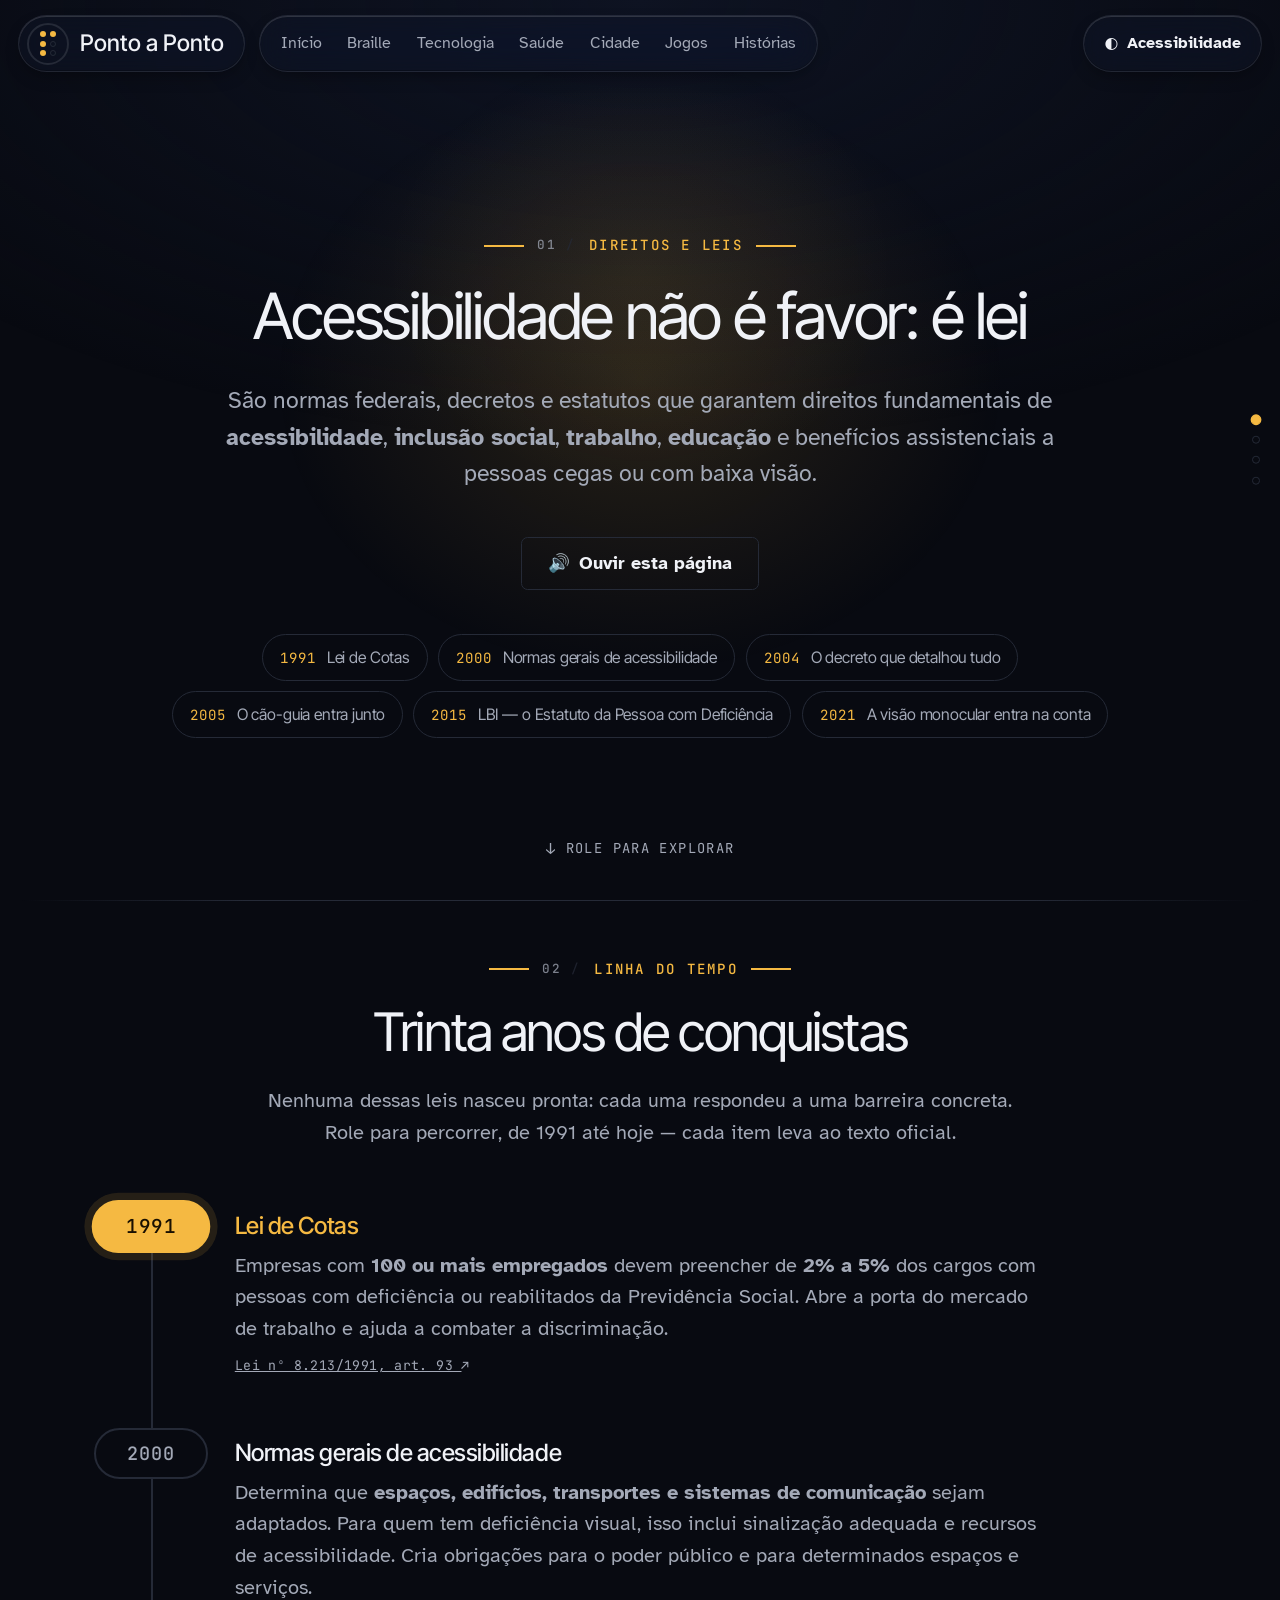
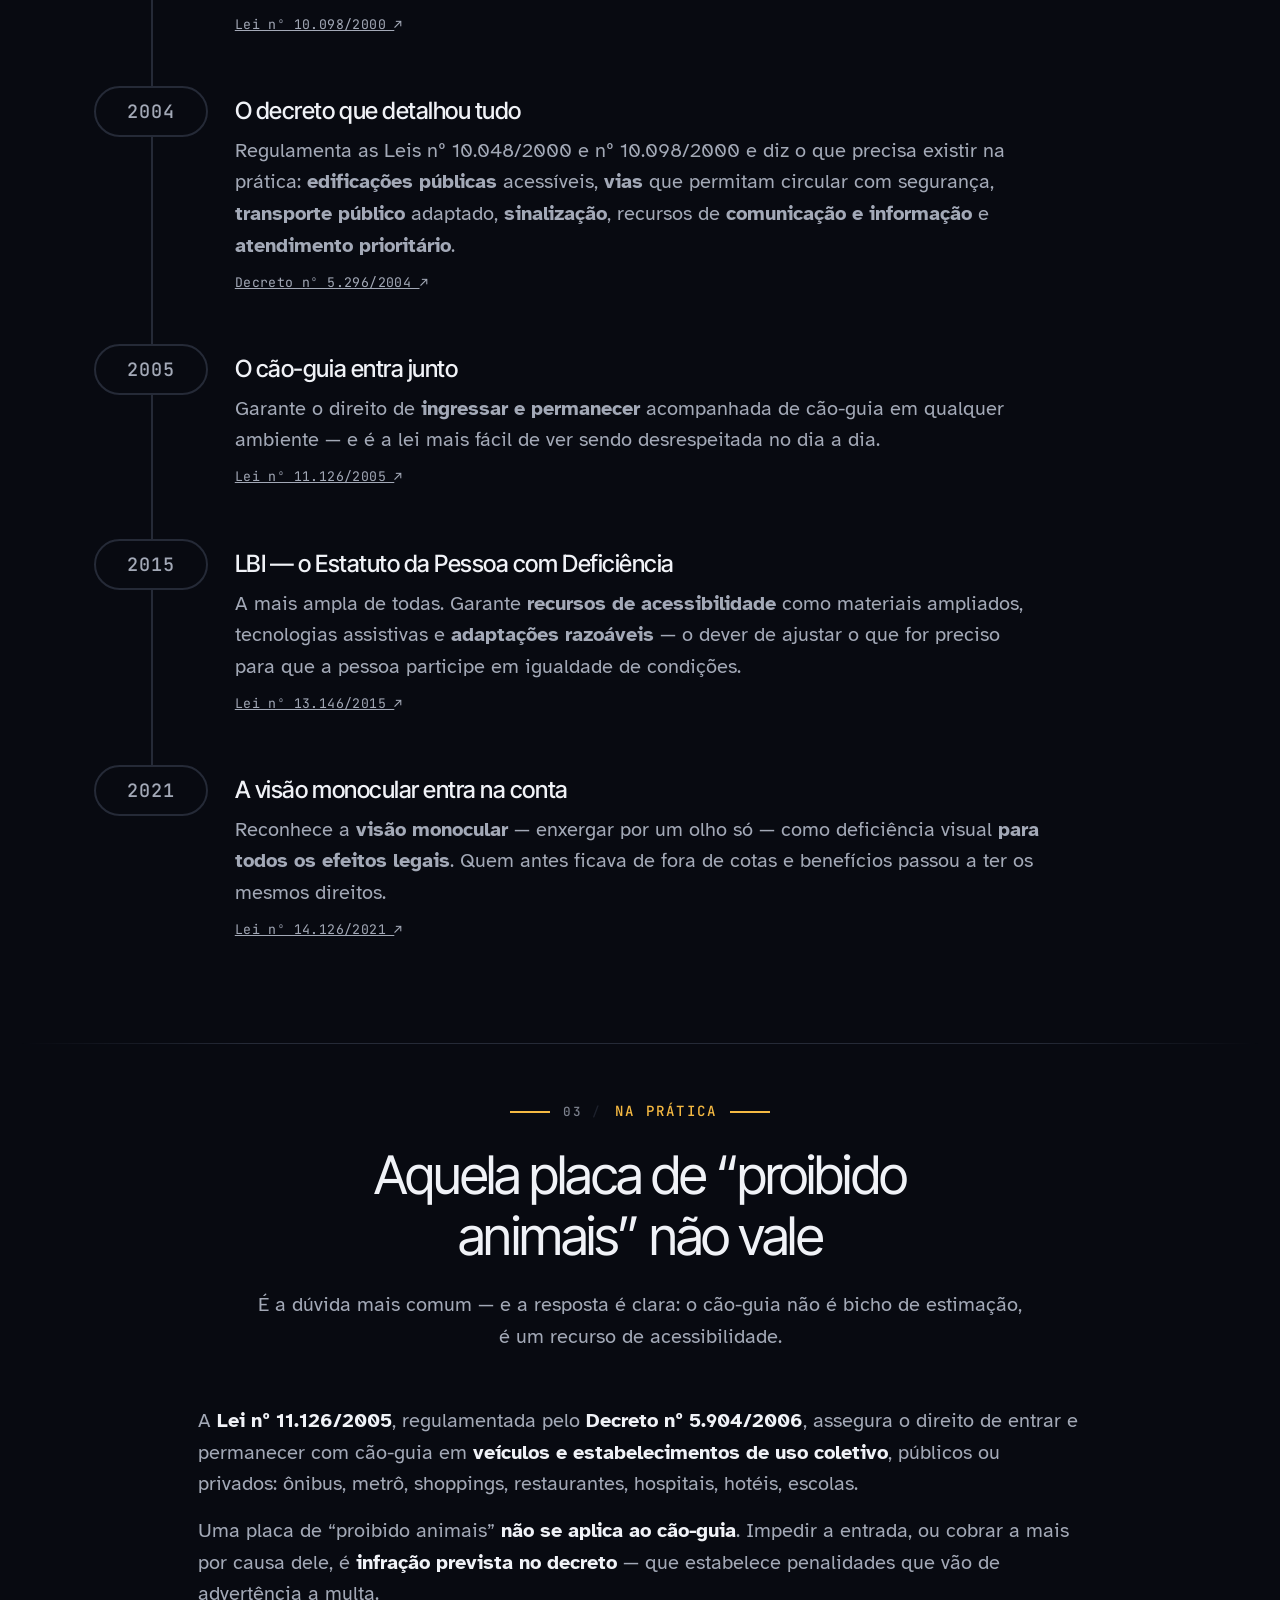
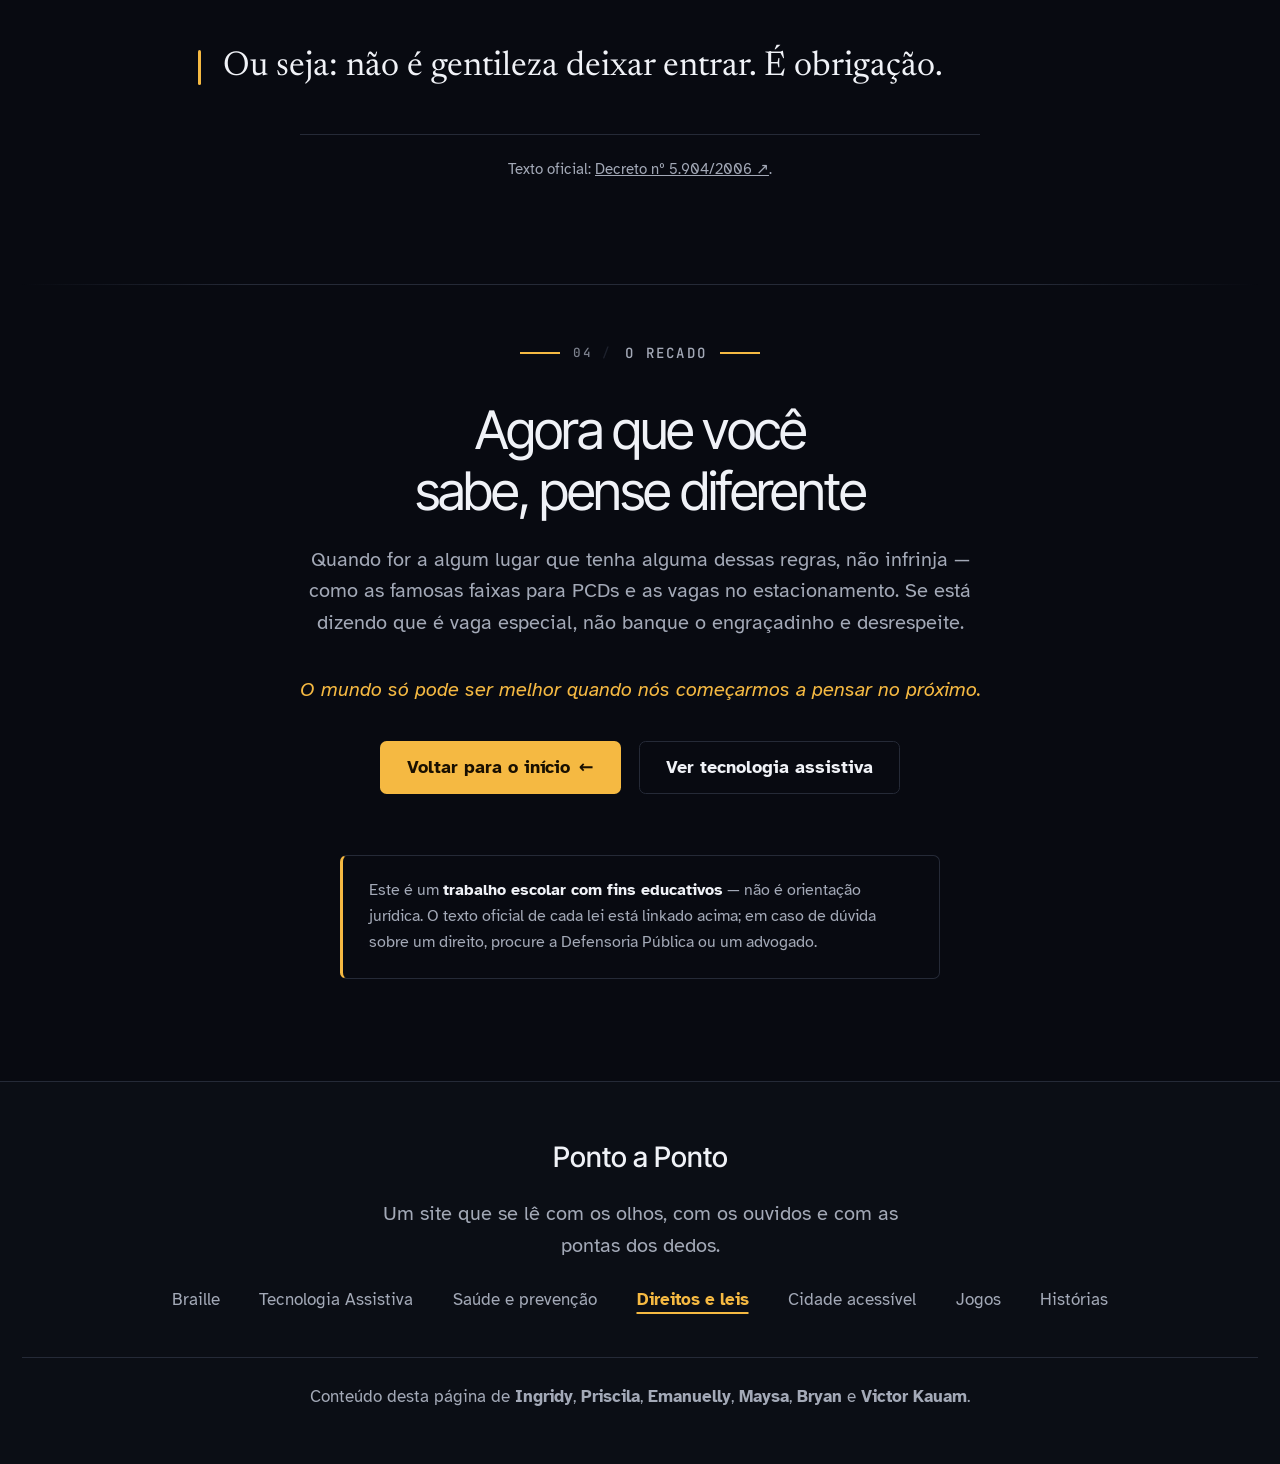
<file: leis.html>
<!DOCTYPE html>
<html lang="pt-BR">
<head>
  <meta charset="UTF-8" />
  <meta name="viewport" content="width=device-width, initial-scale=1" />
  <meta
    name="description"
    content="As leis brasileiras que amparam pessoas cegas e com baixa visão: Lei de Cotas, acessibilidade, cão-guia, LBI e visão monocular — em ordem, com o texto oficial de cada uma."
  />
  <meta name="theme-color" content="#0A0D16" />
  <title>Direitos e leis — Ponto a Ponto</title>

  <!-- Favicon: cela Braille da letra P (a marca do site) -->
  <link rel="icon" href="favicon.svg" type="image/svg+xml" />
  <link rel="icon" href="favicon-32.png" sizes="32x32" type="image/png" />
  <link rel="apple-touch-icon" href="apple-touch-icon.png" />

  <!-- Open Graph / Twitter -->
  <meta property="og:type" content="article" />
  <meta property="og:site_name" content="Ponto a Ponto" />
  <meta property="og:locale" content="pt_BR" />
  <meta property="og:url" content="https://dgolaus.github.io/ponto-a-ponto/leis.html" />
  <meta property="og:title" content="Direitos e leis — Ponto a Ponto" />
  <meta property="og:description" content="Trinta anos de conquistas: as leis que garantem acessibilidade, trabalho, cão-guia e autonomia para pessoas com deficiência visual." />
  <meta property="og:image" content="https://dgolaus.github.io/ponto-a-ponto/banner.png" />
  <meta property="og:image:width" content="1200" />
  <meta property="og:image:height" content="630" />
  <meta property="og:image:alt" content="Ponto a Ponto — portal educativo de acessibilidade." />
  <meta name="twitter:card" content="summary_large_image" />
  <meta name="twitter:image" content="https://dgolaus.github.io/ponto-a-ponto/banner.png" />

  <link rel="preconnect" href="https://fonts.googleapis.com" />
  <link rel="preconnect" href="https://fonts.gstatic.com" crossorigin />
  <link
    href="https://fonts.googleapis.com/css2?family=Atkinson+Hyperlegible:ital,wght@0,400;0,700;1,400&family=Newsreader:ital,opsz,wght@0,6..72,300;0,6..72,400;0,6..72,500;1,6..72,400&family=Inter+Tight:wght@400;500;600&family=JetBrains+Mono:wght@400;500&display=swap"
    rel="stylesheet"
  />

  <link rel="stylesheet" href="style.css" />

  <!-- Entrada suave: esconde a página antes da pintura; o script.js revela. -->
  <script>
    (function () {
      var raiz = document.documentElement;
      raiz.classList.add("pre-aviso");
      setTimeout(function () {
        if (!window.__papPronto) raiz.classList.remove("pre-aviso");
      }, 8000);
    })();
  </script>

  <script src="script.js" defer></script>
</head>
<body data-pagina="leis">
  <a class="pular-link" href="#conteudo-principal">Pular para o conteúdo principal</a>

  <div id="regiao-avisos" class="visualmente-oculto" role="status" aria-live="polite"></div>

  <header class="cabecalho">
    <div class="cabecalho-conteudo">
      <a class="pilula marca" href="index.html" aria-label="Ponto a Ponto — página inicial">
        <span class="marca-simbolo" aria-hidden="true">
          <svg class="marca-anel" viewBox="0 0 44 44" width="44" height="44">
            <circle class="anel-fundo" cx="22" cy="22" r="20" />
            <circle class="anel-progresso" cx="22" cy="22" r="20" />
          </svg>
          <span class="marca-celula">
            <span class="ponto-mini cheio"></span><span class="ponto-mini cheio"></span>
            <span class="ponto-mini cheio"></span><span class="ponto-mini vazio"></span>
            <span class="ponto-mini cheio"></span><span class="ponto-mini vazio"></span>
          </span>
        </span>
        <span class="marca-nome">Ponto a Ponto</span>
      </a>

      <nav class="pilula pilula-nav" aria-label="Navegação principal">
        <ul class="menu">
          <li><a href="index.html">Início</a></li>
          <li><a href="em-breve.html?de=Braille">Braille</a></li>
          <li><a href="tecnologia.html" aria-label="Tecnologia Assistiva">Tecnologia</a></li>
          <li><a href="doencas.html" aria-label="Saúde e prevenção">Saúde</a></li>
          <li><a href="cidade.html">Cidade</a></li>
          <li><a href="jogos.html">Jogos</a></li>
          <li><a href="em-breve.html?de=Historias">Histórias</a></li>
        </ul>
      </nav>

      <div class="acesso-menu">
        <button
          type="button"
          id="btn-acesso"
          class="pilula botao-acesso"
          aria-expanded="false"
          aria-controls="painel-acesso"
          aria-haspopup="true"
        >
          <span class="icone" aria-hidden="true">◐</span>
          <span class="botao-acesso-texto">Acessibilidade</span>
        </button>

        <div id="painel-acesso" class="painel-acesso" hidden role="group" aria-label="Ferramentas de acessibilidade">
          <p class="painel-titulo" aria-hidden="true">Acessibilidade</p>

          <div class="acesso-item">
            <span class="acesso-rotulo" id="rot-tamanho">Tamanho do texto</span>
            <span class="acesso-controle" role="group" aria-labelledby="rot-tamanho">
              <button type="button" id="btn-diminuir-fonte" class="botao-barra" aria-label="Diminuir tamanho do texto">A−</button>
              <button type="button" id="btn-aumentar-fonte" class="botao-barra" aria-label="Aumentar tamanho do texto">A+</button>
            </span>
          </div>

          <button type="button" id="btn-contraste" class="botao-barra botao-largo" aria-pressed="false">
            <span class="icone" aria-hidden="true">◐</span> Alto contraste
          </button>

          <button type="button" id="btn-ouvir" class="botao-barra botao-largo" aria-pressed="false">
            <span class="icone" aria-hidden="true">🔊</span> <span id="rotulo-ouvir">Ouvir esta página</span>
          </button>
        </div>
      </div>
    </div>
  </header>

  <main id="conteudo-principal" tabindex="-1">

    <!-- Abertura -->
    <section class="secao pagina-topo" aria-labelledby="titulo-pagina">
      <div class="container">
        <p class="rotulo-secao">Direitos e leis</p>
        <h1 id="titulo-pagina" data-anima>Acessibilidade não é favor: é lei</h1>
        <p class="secao-intro" data-anima>
          São normas federais, decretos e estatutos que garantem direitos fundamentais de
          <strong>acessibilidade</strong>, <strong>inclusão social</strong>,
          <strong>trabalho</strong>, <strong>educação</strong> e benefícios assistenciais a
          pessoas cegas ou com baixa visão.
        </p>
        <div class="pagina-acoes" data-anima>
          <button type="button" id="btn-ouvir-pagina" class="botao botao-secundario">
            <span class="icone" aria-hidden="true">🔊</span> Ouvir esta página
          </button>
        </div>

        <!-- Índice das seis leis: preenche a abertura com conteúdo real e
             leva direto ao item correspondente na linha do tempo. -->
        <nav class="leis-atalhos" aria-label="Ir para cada lei" data-anima>
          <ul>
            <li>
              <a href="#lei-1991">
                <span class="leis-atalho-ano">1991</span>
                <span class="leis-atalho-nome">Lei de Cotas</span>
              </a>
            </li>
            <li>
              <a href="#lei-2000">
                <span class="leis-atalho-ano">2000</span>
                <span class="leis-atalho-nome">Normas gerais de acessibilidade</span>
              </a>
            </li>
            <li>
              <a href="#lei-2004">
                <span class="leis-atalho-ano">2004</span>
                <span class="leis-atalho-nome">O decreto que detalhou tudo</span>
              </a>
            </li>
            <li>
              <a href="#lei-2005">
                <span class="leis-atalho-ano">2005</span>
                <span class="leis-atalho-nome">O cão-guia entra junto</span>
              </a>
            </li>
            <li>
              <a href="#lei-2015">
                <span class="leis-atalho-ano">2015</span>
                <span class="leis-atalho-nome">LBI — o Estatuto da Pessoa com Deficiência</span>
              </a>
            </li>
            <li>
              <a href="#lei-2021">
                <span class="leis-atalho-ano">2021</span>
                <span class="leis-atalho-nome">A visão monocular entra na conta</span>
              </a>
            </li>
          </ul>
        </nav>
      </div>

      <a class="hero-rolar" href="#titulo-linha">
        <span class="seta" aria-hidden="true">↓</span> Role para explorar
      </a>
    </section>

    <!--
      A linha do tempo reusa o componente .rota-palco (o mesmo trajeto do
      AcessiCar): o trilho se preenche conforme a pessoa rola e cada ano
      acende ao ser alcançado. A variante .rota-anos só alarga a marca
      para caber o ano.
    -->
    <section class="secao" aria-labelledby="titulo-linha">
      <div class="container">
        <p class="rotulo-secao">Linha do tempo</p>
        <h2 id="titulo-linha">Trinta anos de conquistas</h2>
        <p class="secao-intro">
          Nenhuma dessas leis nasceu pronta: cada uma respondeu a uma barreira concreta.
          Role para percorrer, de 1991 até hoje — cada item leva ao texto oficial.
        </p>

        <div class="rota-palco rota-anos">
          <span class="rota-trilho" aria-hidden="true"><span class="rota-avanco"></span></span>
          <ol class="rota">
            <li class="rota-parada" id="lei-1991" data-anima>
              <span class="rota-marca">1991</span>
              <div class="rota-texto">
                <p class="rota-titulo">Lei de Cotas</p>
                <p>
                  Empresas com <strong>100 ou mais empregados</strong> devem preencher de
                  <strong>2% a 5%</strong> dos cargos com pessoas com deficiência ou
                  reabilitados da Previdência Social. Abre a porta do mercado de trabalho e
                  ajuda a combater a discriminação.
                </p>
                <p class="lei-fonte">
                  <a href="https://www.planalto.gov.br/ccivil_03/leis/l8213cons.htm" target="_blank" rel="noopener">
                    Lei nº 8.213/1991, art. 93 <span aria-hidden="true">↗</span>
                  </a>
                </p>
              </div>
            </li>

            <li class="rota-parada" id="lei-2000" data-anima>
              <span class="rota-marca">2000</span>
              <div class="rota-texto">
                <p class="rota-titulo">Normas gerais de acessibilidade</p>
                <p>
                  Determina que <strong>espaços, edifícios, transportes e sistemas de
                  comunicação</strong> sejam adaptados. Para quem tem deficiência visual, isso
                  inclui sinalização adequada e recursos de acessibilidade. Cria obrigações
                  para o poder público e para determinados espaços e serviços.
                </p>
                <p class="lei-fonte">
                  <a href="https://www.planalto.gov.br/ccivil_03/leis/l10098.htm" target="_blank" rel="noopener">
                    Lei nº 10.098/2000 <span aria-hidden="true">↗</span>
                  </a>
                </p>
              </div>
            </li>

            <li class="rota-parada" id="lei-2004" data-anima>
              <span class="rota-marca">2004</span>
              <div class="rota-texto">
                <p class="rota-titulo">O decreto que detalhou tudo</p>
                <p>
                  Regulamenta as Leis nº 10.048/2000 e nº 10.098/2000 e diz o que precisa
                  existir na prática: <strong>edificações públicas</strong> acessíveis,
                  <strong>vias</strong> que permitam circular com segurança,
                  <strong>transporte público</strong> adaptado, <strong>sinalização</strong>,
                  recursos de <strong>comunicação e informação</strong> e
                  <strong>atendimento prioritário</strong>.
                </p>
                <p class="lei-fonte">
                  <a href="https://www.planalto.gov.br/ccivil_03/_ato2004-2006/2004/decreto/d5296.htm" target="_blank" rel="noopener">
                    Decreto nº 5.296/2004 <span aria-hidden="true">↗</span>
                  </a>
                </p>
              </div>
            </li>

            <li class="rota-parada" id="lei-2005" data-anima>
              <span class="rota-marca">2005</span>
              <div class="rota-texto">
                <p class="rota-titulo">O cão-guia entra junto</p>
                <p>
                  Garante o direito de <strong>ingressar e permanecer</strong> acompanhada de
                  cão-guia em qualquer ambiente — e é a lei mais fácil de ver sendo
                  desrespeitada no dia a dia.
                </p>
                <p class="lei-fonte">
                  <a href="https://www.planalto.gov.br/ccivil_03/_ato2004-2006/2005/lei/l11126.htm" target="_blank" rel="noopener">
                    Lei nº 11.126/2005 <span aria-hidden="true">↗</span>
                  </a>
                </p>
              </div>
            </li>

            <li class="rota-parada" id="lei-2015" data-anima>
              <span class="rota-marca">2015</span>
              <div class="rota-texto">
                <p class="rota-titulo">LBI — o Estatuto da Pessoa com Deficiência</p>
                <p>
                  A mais ampla de todas. Garante <strong>recursos de acessibilidade</strong>
                  como materiais ampliados, tecnologias assistivas e
                  <strong>adaptações razoáveis</strong> — o dever de ajustar o que for preciso
                  para que a pessoa participe em igualdade de condições.
                </p>
                <p class="lei-fonte">
                  <a href="https://www.planalto.gov.br/ccivil_03/_ato2015-2018/2015/lei/l13146.htm" target="_blank" rel="noopener">
                    Lei nº 13.146/2015 <span aria-hidden="true">↗</span>
                  </a>
                </p>
              </div>
            </li>

            <li class="rota-parada" id="lei-2021" data-anima>
              <span class="rota-marca">2021</span>
              <div class="rota-texto">
                <p class="rota-titulo">A visão monocular entra na conta</p>
                <p>
                  Reconhece a <strong>visão monocular</strong> — enxergar por um olho só — como
                  deficiência visual <strong>para todos os efeitos legais</strong>. Quem antes
                  ficava de fora de cotas e benefícios passou a ter os mesmos direitos.
                </p>
                <p class="lei-fonte">
                  <a href="https://www.planalto.gov.br/ccivil_03/_ato2019-2022/2021/lei/L14126.htm" target="_blank" rel="noopener">
                    Lei nº 14.126/2021 <span aria-hidden="true">↗</span>
                  </a>
                </p>
              </div>
            </li>
          </ol>
        </div>
      </div>
    </section>

    <!-- Destaque: cão-guia -->
    <section class="secao" aria-labelledby="titulo-caoguia">
      <div class="container">
        <p class="rotulo-secao">Na prática</p>
        <h2 id="titulo-caoguia">Aquela placa de “proibido animais” não vale</h2>
        <p class="secao-intro">
          É a dúvida mais comum — e a resposta é clara: o cão-guia não é bicho de estimação,
          é um recurso de acessibilidade.
        </p>

        <div class="artigo" data-anima>
          <p>
            A <strong>Lei nº 11.126/2005</strong>, regulamentada pelo
            <strong>Decreto nº 5.904/2006</strong>, assegura o direito de entrar e permanecer
            com cão-guia em <strong>veículos e estabelecimentos de uso coletivo</strong>,
            públicos ou privados: ônibus, metrô, shoppings, restaurantes, hospitais, hotéis,
            escolas.
          </p>
          <p>
            Uma placa de “proibido animais” <strong>não se aplica ao cão-guia</strong>. Impedir a
            entrada, ou cobrar a mais por causa dele, é <strong>infração prevista no
            decreto</strong> — que estabelece penalidades que vão de advertência a multa.
          </p>
          <p class="leis-soco">
            Ou seja: não é gentileza deixar entrar. É obrigação.
          </p>
        </div>

        <p class="artigo-credito">
          Texto oficial:
          <a href="https://www.planalto.gov.br/ccivil_03/_ato2004-2006/2006/decreto/d5904.htm" target="_blank" rel="noopener">Decreto nº 5.904/2006 <span aria-hidden="true">↗</span></a>.
        </p>
      </div>
    </section>

    <!-- Fecho: o recado da turma -->
    <section class="secao secao-encerramento" aria-labelledby="titulo-fecho">
      <div class="container encerramento-caixa">
        <p class="rotulo-secao">O recado</p>
        <h2 id="titulo-fecho">Agora que você sabe, pense diferente</h2>
        <p>
          Quando for a algum lugar que tenha alguma dessas regras, não infrinja — como as
          famosas faixas para PCDs e as vagas no estacionamento. Se está dizendo que é vaga
          especial, não banque o engraçadinho e desrespeite.
        </p>
        <p class="conceito-fecho">
          <em>O mundo só pode ser melhor quando nós começarmos a pensar no próximo.</em>
        </p>
        <div class="encerramento-acoes">
          <a class="botao botao-primario" href="index.html">Voltar para o início <span aria-hidden="true">←</span></a>
          <a class="botao botao-secundario" href="tecnologia.html">Ver tecnologia assistiva</a>
        </div>

        <p class="nota-saude">
          Este é um <strong>trabalho escolar com fins educativos</strong> — não é orientação
          jurídica. O texto oficial de cada lei está linkado acima; em caso de dúvida sobre um
          direito, procure a Defensoria Pública ou um advogado.
        </p>
      </div>
    </section>
  </main>

  <footer class="rodape">
    <div class="container rodape-conteudo">
      <p class="marca-nome">Ponto a Ponto</p>
      <p class="rodape-frase">Um site que se lê com os olhos, com os ouvidos e com as pontas dos dedos.</p>
      <nav aria-label="Navegação do rodapé">
        <ul class="menu menu-rodape">
          <li><a href="em-breve.html?de=Braille">Braille</a></li>
          <li><a href="tecnologia.html">Tecnologia Assistiva</a></li>
          <li><a href="doencas.html">Saúde e prevenção</a></li>
          <li><a href="leis.html" aria-current="page">Direitos e leis</a></li>
          <li><a href="cidade.html">Cidade acessível</a></li>
          <li><a href="jogos.html">Jogos</a></li>
          <li><a href="em-breve.html?de=Historias">Histórias</a></li>
        </ul>
      </nav>

      <div class="rodape-creditos">
        <p>
          Conteúdo desta página de <strong>Ingridy</strong>, <strong>Priscila</strong>,
          <strong>Emanuelly</strong>, <strong>Maysa</strong>, <strong>Bryan</strong> e
          <strong>Victor Kauam</strong>.
        </p>
      </div>
    </div>
  </footer>

  <div id="toast" class="toast" aria-hidden="true"></div>

  <script>
    (function () {
      var btn = document.getElementById("btn-ouvir-pagina");
      if (!btn) return;
      if (!("speechSynthesis" in window)) {
        btn.hidden = true;
        return;
      }
      btn.addEventListener("click", function () {
        var real = document.getElementById("btn-ouvir");
        if (real) real.click();
      });
    })();
  </script>
</body>
</html>
</file>
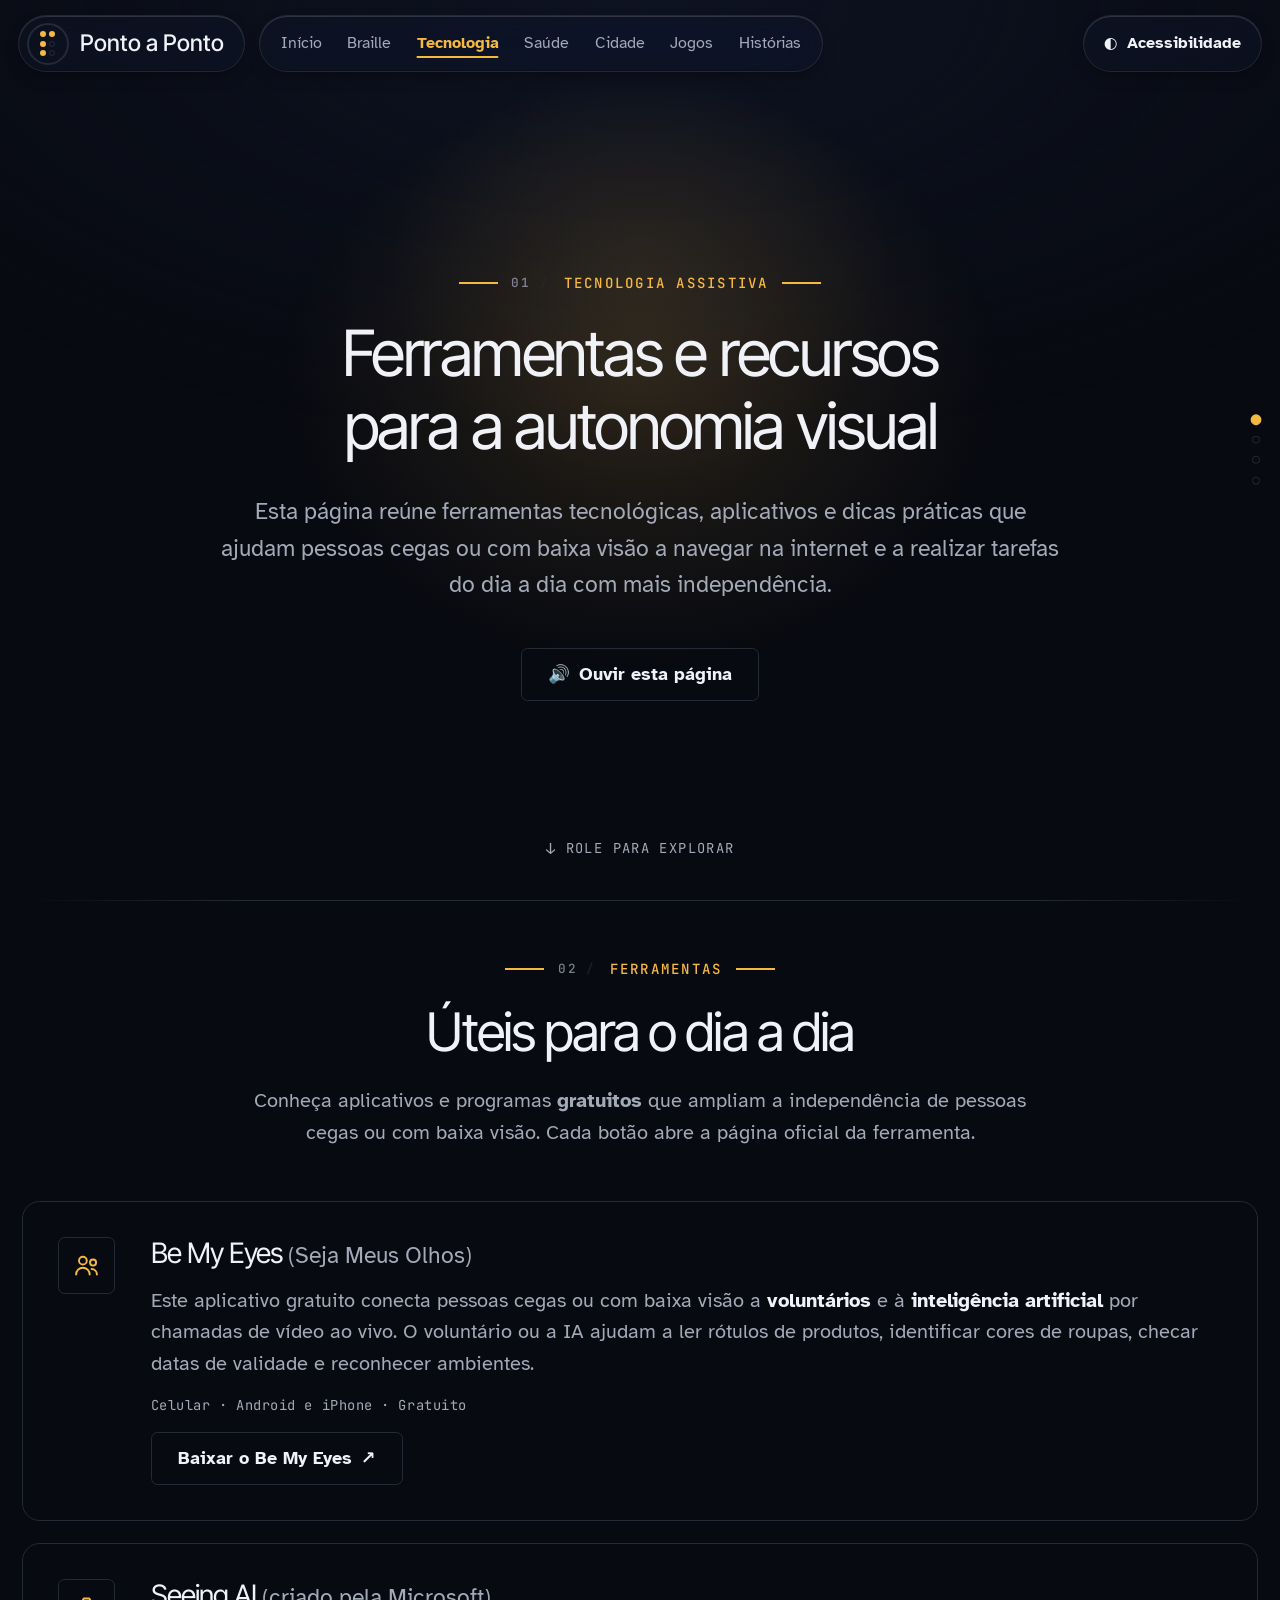
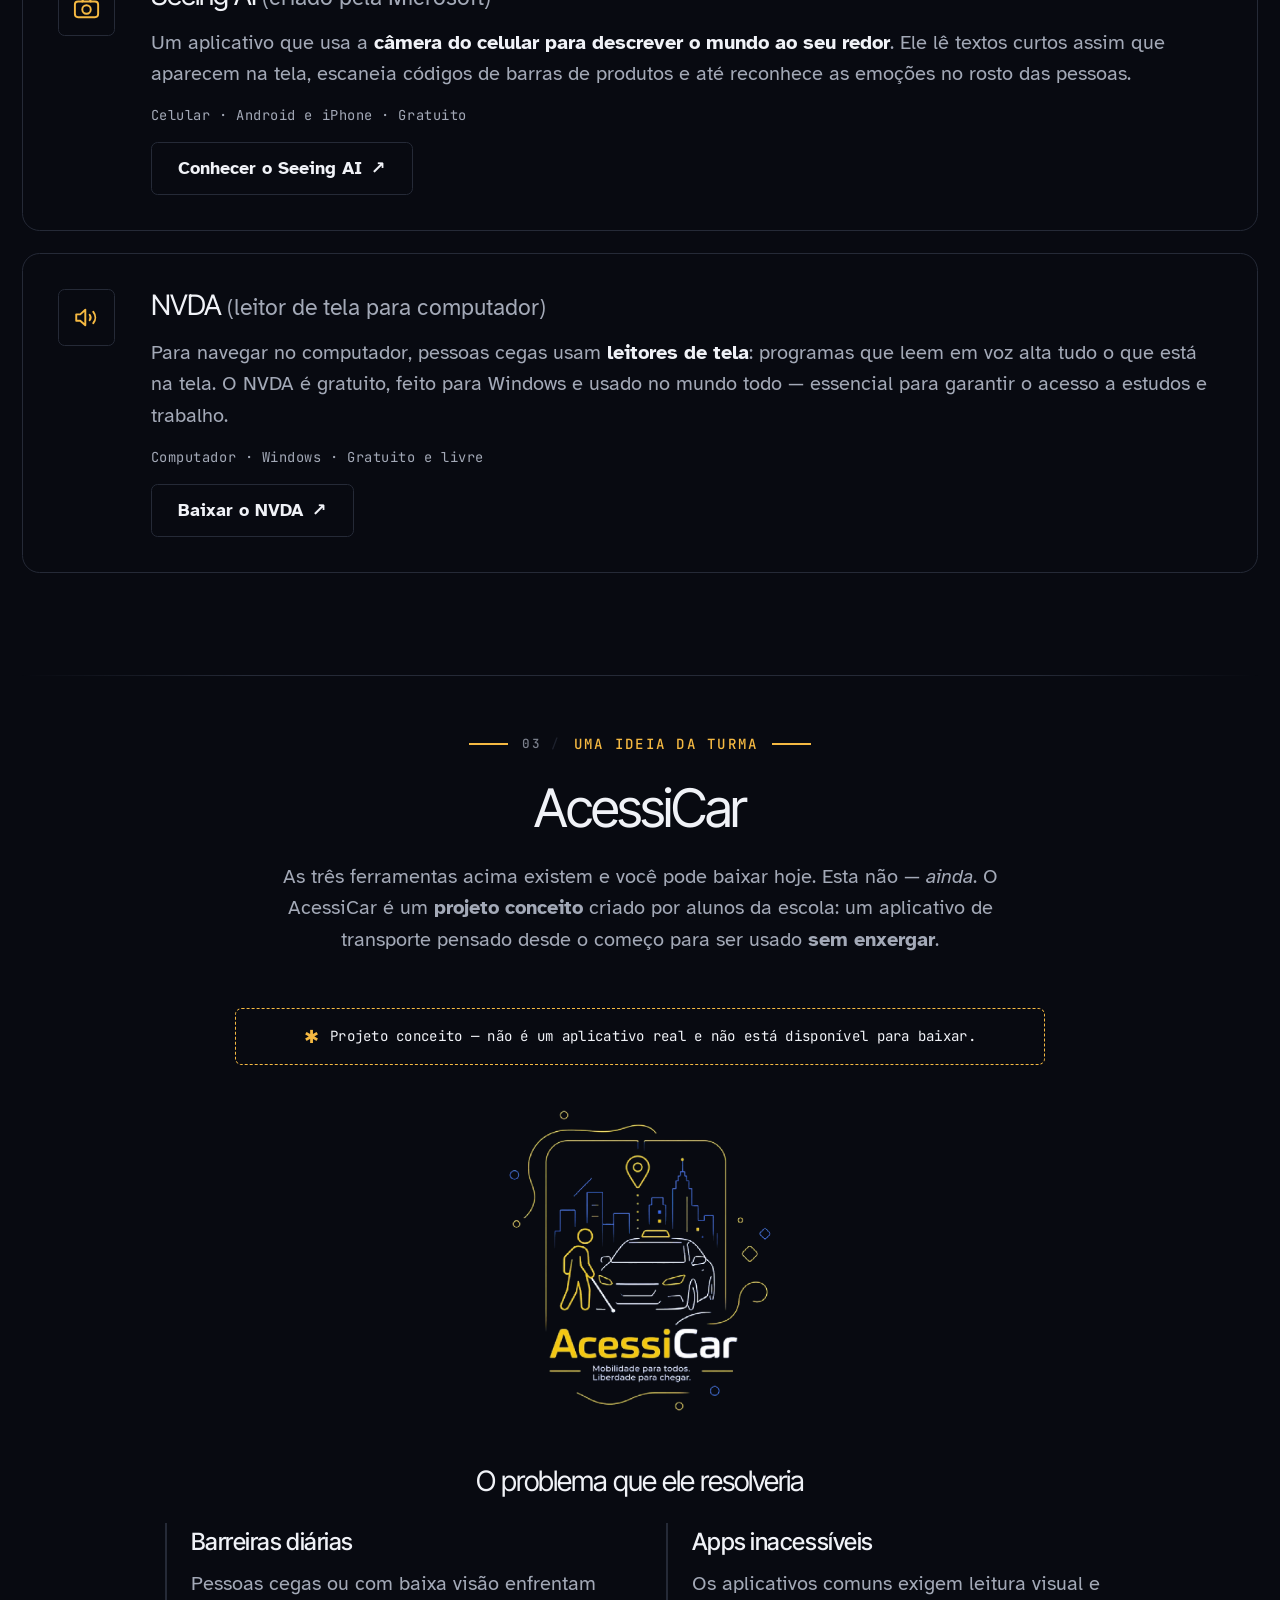
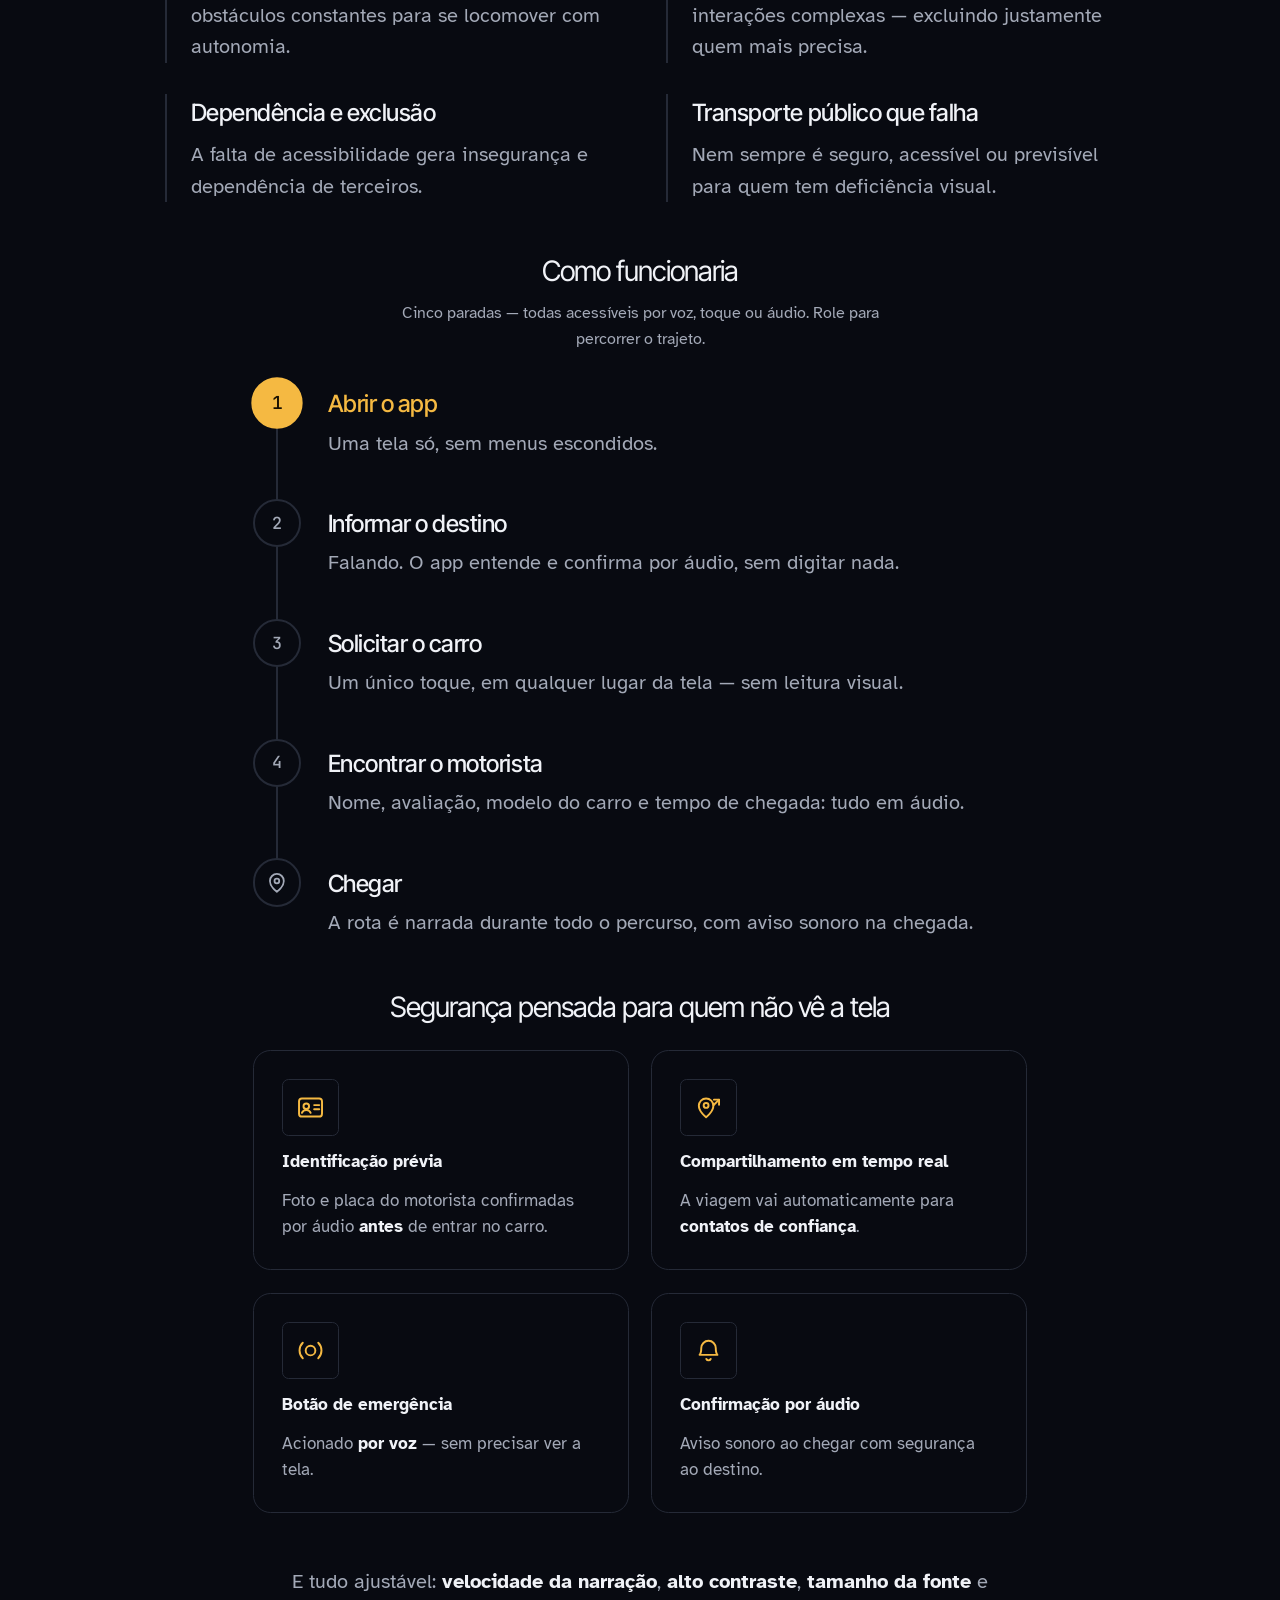
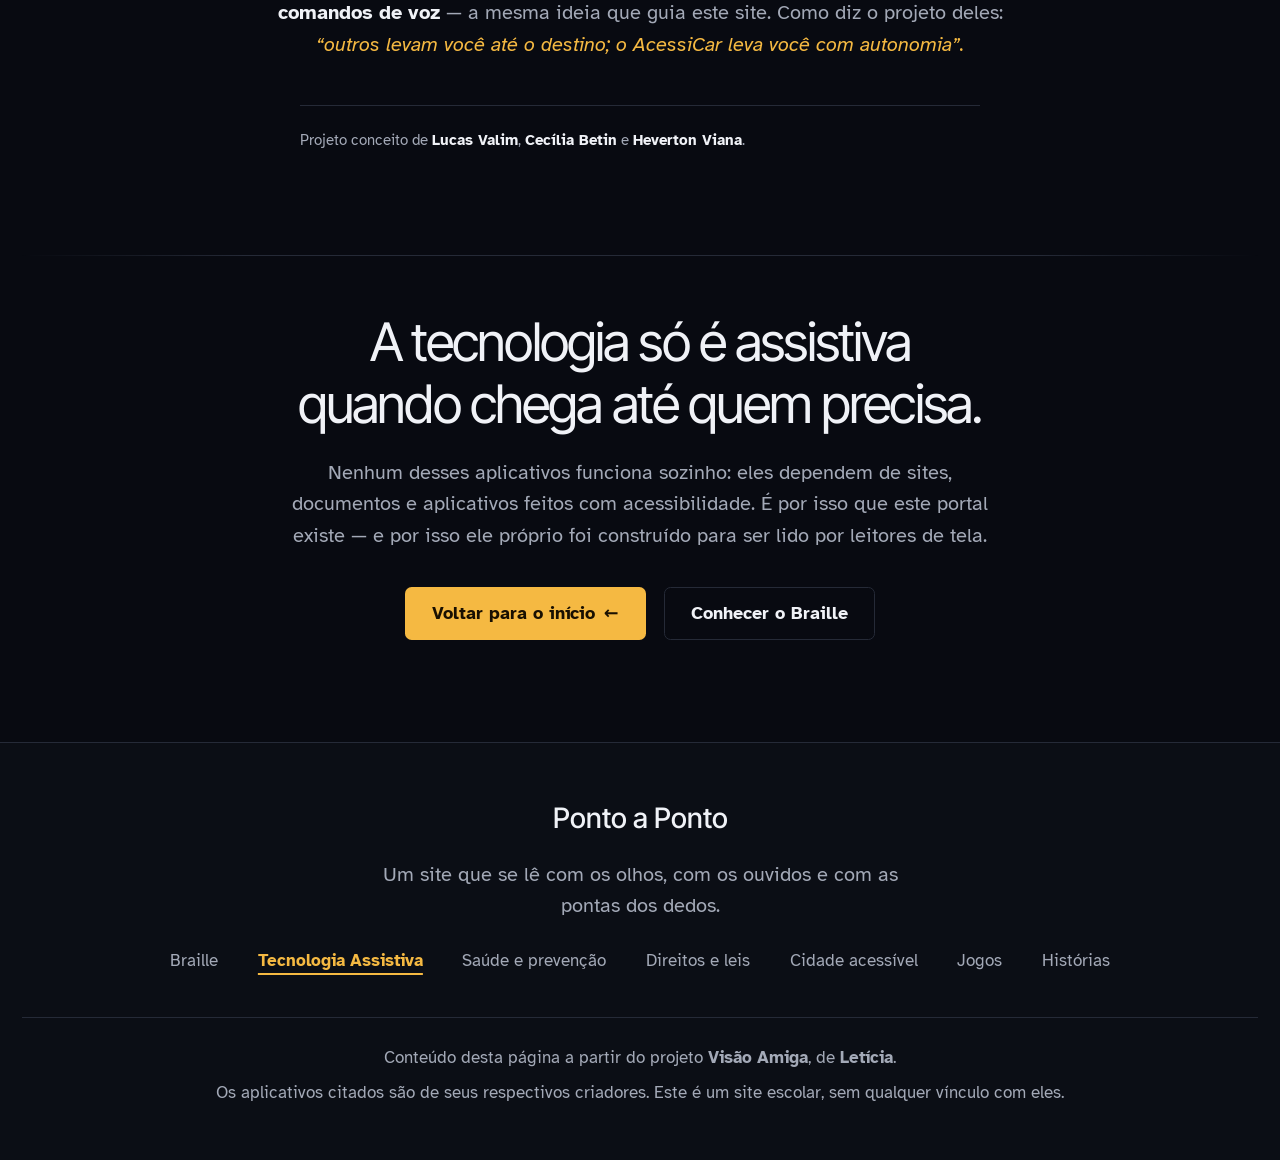
<file: tecnologia.html>
<!DOCTYPE html>
<html lang="pt-BR">
<head>
  <meta charset="UTF-8" />
  <meta name="viewport" content="width=device-width, initial-scale=1" />
  <meta
    name="description"
    content="Tecnologia assistiva: aplicativos e programas gratuitos — Be My Eyes, Seeing AI e o leitor de tela NVDA — que ampliam a autonomia de pessoas cegas ou com baixa visão."
  />
  <meta name="theme-color" content="#0A0D16" />
  <title>Tecnologia Assistiva — Ponto a Ponto</title>

  <!-- Favicon: cela Braille da letra P (a marca do site) -->
  <link rel="icon" href="favicon.svg" type="image/svg+xml" />
  <link rel="icon" href="favicon-32.png" sizes="32x32" type="image/png" />
  <link rel="apple-touch-icon" href="apple-touch-icon.png" />

  <!-- Open Graph / Twitter — cartão de preview ao compartilhar -->
  <meta property="og:type" content="article" />
  <meta property="og:site_name" content="Ponto a Ponto" />
  <meta property="og:locale" content="pt_BR" />
  <meta property="og:url" content="https://dgolaus.github.io/ponto-a-ponto/tecnologia.html" />
  <meta property="og:title" content="Tecnologia Assistiva — Ponto a Ponto" />
  <meta property="og:description" content="Aplicativos e programas gratuitos que ampliam a autonomia de pessoas cegas ou com baixa visão: Be My Eyes, Seeing AI e o leitor de tela NVDA." />
  <meta property="og:image" content="https://dgolaus.github.io/ponto-a-ponto/banner.png" />
  <meta property="og:image:width" content="1200" />
  <meta property="og:image:height" content="630" />
  <meta property="og:image:alt" content="Ponto a Ponto — portal educativo de acessibilidade." />
  <meta name="twitter:card" content="summary_large_image" />
  <meta name="twitter:image" content="https://dgolaus.github.io/ponto-a-ponto/banner.png" />

  <link rel="preconnect" href="https://fonts.googleapis.com" />
  <link rel="preconnect" href="https://fonts.gstatic.com" crossorigin />
  <link
    href="https://fonts.googleapis.com/css2?family=Atkinson+Hyperlegible:ital,wght@0,400;0,700;1,400&family=Newsreader:ital,opsz,wght@0,6..72,300;0,6..72,400;0,6..72,500;1,6..72,400&family=Inter+Tight:wght@400;500;600&family=JetBrains+Mono:wght@400;500&display=swap"
    rel="stylesheet"
  />

  <link rel="stylesheet" href="style.css" />

  <!--
    Entrada suave: esconde a página (desfocada) ANTES da pintura. Como aqui
    não existe o <dialog> do aviso, o script.js revela sozinho ao carregar.
    Failsafe: se o script.js não rodar em 8s, libera a página.
  -->
  <script>
    (function () {
      var raiz = document.documentElement;
      raiz.classList.add("pre-aviso");
      setTimeout(function () {
        if (!window.__papPronto) raiz.classList.remove("pre-aviso");
      }, 8000);
    })();
  </script>

  <script src="script.js" defer></script>
</head>
<body>
  <a class="pular-link" href="#conteudo-principal">Pular para o conteúdo principal</a>

  <div id="regiao-avisos" class="visualmente-oculto" role="status" aria-live="polite"></div>

  <header class="cabecalho">
    <div class="cabecalho-conteudo">
      <a class="pilula marca" href="index.html" aria-label="Ponto a Ponto — página inicial">
        <span class="marca-simbolo" aria-hidden="true">
          <svg class="marca-anel" viewBox="0 0 44 44" width="44" height="44">
            <circle class="anel-fundo" cx="22" cy="22" r="20" />
            <circle class="anel-progresso" cx="22" cy="22" r="20" />
          </svg>
          <span class="marca-celula">
            <span class="ponto-mini cheio"></span><span class="ponto-mini cheio"></span>
            <span class="ponto-mini cheio"></span><span class="ponto-mini vazio"></span>
            <span class="ponto-mini cheio"></span><span class="ponto-mini vazio"></span>
          </span>
        </span>
        <span class="marca-nome">Ponto a Ponto</span>
      </a>

      <nav class="pilula pilula-nav" aria-label="Navegação principal">
        <ul class="menu">
          <li><a href="index.html">Início</a></li>
          <li><a href="em-breve.html?de=Braille">Braille</a></li>
          <li><a href="tecnologia.html" aria-current="page" aria-label="Tecnologia Assistiva">Tecnologia</a></li>
          <li><a href="doencas.html" aria-label="Saúde e prevenção">Saúde</a></li>
          <li><a href="cidade.html">Cidade</a></li>
          <li><a href="jogos.html">Jogos</a></li>
          <li><a href="em-breve.html?de=Historias">Histórias</a></li>
        </ul>
      </nav>

      <div class="acesso-menu">
        <button
          type="button"
          id="btn-acesso"
          class="pilula botao-acesso"
          aria-expanded="false"
          aria-controls="painel-acesso"
          aria-haspopup="true"
        >
          <span class="icone" aria-hidden="true">◐</span>
          <span class="botao-acesso-texto">Acessibilidade</span>
        </button>

        <div id="painel-acesso" class="painel-acesso" hidden role="group" aria-label="Ferramentas de acessibilidade">
          <p class="painel-titulo" aria-hidden="true">Acessibilidade</p>

          <div class="acesso-item">
            <span class="acesso-rotulo" id="rot-tamanho">Tamanho do texto</span>
            <span class="acesso-controle" role="group" aria-labelledby="rot-tamanho">
              <button type="button" id="btn-diminuir-fonte" class="botao-barra" aria-label="Diminuir tamanho do texto">A−</button>
              <button type="button" id="btn-aumentar-fonte" class="botao-barra" aria-label="Aumentar tamanho do texto">A+</button>
            </span>
          </div>

          <button type="button" id="btn-contraste" class="botao-barra botao-largo" aria-pressed="false">
            <span class="icone" aria-hidden="true">◐</span> Alto contraste
          </button>

          <button type="button" id="btn-ouvir" class="botao-barra botao-largo" aria-pressed="false">
            <span class="icone" aria-hidden="true">🔊</span> <span id="rotulo-ouvir">Ouvir esta página</span>
          </button>
        </div>
      </div>
    </div>
  </header>

  <main id="conteudo-principal" tabindex="-1">

    <!-- Abertura da página -->
    <section class="secao pagina-topo" aria-labelledby="titulo-pagina">
      <div class="container">
        <p class="rotulo-secao">Tecnologia Assistiva</p>
        <h1 id="titulo-pagina" data-anima>Ferramentas e recursos para a autonomia visual</h1>
        <p class="secao-intro" data-anima>
          Esta página reúne ferramentas tecnológicas, aplicativos e dicas práticas que ajudam
          pessoas cegas ou com baixa visão a navegar na internet e a realizar tarefas do dia a
          dia com mais independência.
        </p>
        <div class="pagina-acoes" data-anima>
          <button type="button" id="btn-ouvir-pagina" class="botao botao-secundario">
            <span class="icone" aria-hidden="true">🔊</span> Ouvir esta página
          </button>
        </div>
      </div>

      <a class="hero-rolar" href="#titulo-ferramentas">
        <span class="seta" aria-hidden="true">↓</span> Role para explorar
      </a>
    </section>

    <!-- As três ferramentas -->
    <section class="secao secao-ferramentas" aria-labelledby="titulo-ferramentas">
      <div class="container">
        <p class="rotulo-secao">Ferramentas</p>
        <h2 id="titulo-ferramentas">Úteis para o dia a dia</h2>
        <p class="secao-intro">
          Conheça aplicativos e programas <strong>gratuitos</strong> que ampliam a independência
          de pessoas cegas ou com baixa visão. Cada botão abre a página oficial da ferramenta.
        </p>

        <ul class="lista-ferramentas">
          <li class="ferramenta" data-anima>
            <!-- Ícone: duas pessoas ligadas — a conexão com o voluntário -->
            <span class="ferramenta-icone" aria-hidden="true">
              <svg viewBox="0 0 24 24" fill="none" stroke="currentColor" stroke-width="1.6" stroke-linecap="round" stroke-linejoin="round">
                <circle cx="9" cy="8" r="3.2" />
                <path d="M3.4 19.4a5.6 5.6 0 0 1 11.2 0" />
                <circle cx="17.4" cy="9.6" r="2.5" />
                <path d="M16.2 14.9a4.6 4.6 0 0 1 4.4 4.5" />
              </svg>
            </span>
            <div class="ferramenta-corpo">
              <h3 class="ferramenta-titulo">Be My Eyes <span class="ferramenta-traducao">(Seja Meus Olhos)</span></h3>
              <p>
                Este aplicativo gratuito conecta pessoas cegas ou com baixa visão a
                <strong>voluntários</strong> e à <strong>inteligência artificial</strong> por
                chamadas de vídeo ao vivo. O voluntário ou a IA ajudam a ler rótulos de produtos,
                identificar cores de roupas, checar datas de validade e reconhecer ambientes.
              </p>
              <p class="ferramenta-onde">Celular · Android e iPhone · Gratuito</p>
              <a class="botao botao-secundario" href="https://www.bemyeyes.com/" target="_blank" rel="noopener">
                Baixar o Be My Eyes <span aria-hidden="true">↗</span>
              </a>
            </div>
          </li>

          <li class="ferramenta" data-anima>
            <!-- Ícone: câmera — o app enxerga pela câmera do celular -->
            <span class="ferramenta-icone" aria-hidden="true">
              <svg viewBox="0 0 24 24" fill="none" stroke="currentColor" stroke-width="1.6" stroke-linecap="round" stroke-linejoin="round">
                <rect x="2.4" y="7" width="19.2" height="13" rx="2.6" />
                <path d="M8.4 7l1.3-2.4h4.6L15.6 7" />
                <circle cx="12" cy="13.6" r="3.5" />
              </svg>
            </span>
            <div class="ferramenta-corpo">
              <h3 class="ferramenta-titulo">Seeing AI <span class="ferramenta-traducao">(criado pela Microsoft)</span></h3>
              <p>
                Um aplicativo que usa a <strong>câmera do celular para descrever o mundo ao seu
                redor</strong>. Ele lê textos curtos assim que aparecem na tela, escaneia códigos
                de barras de produtos e até reconhece as emoções no rosto das pessoas.
              </p>
              <p class="ferramenta-onde">Celular · Android e iPhone · Gratuito</p>
              <a class="botao botao-secundario" href="https://www.seeingai.com/" target="_blank" rel="noopener">
                Conhecer o Seeing AI <span aria-hidden="true">↗</span>
              </a>
            </div>
          </li>

          <li class="ferramenta" data-anima>
            <!-- Ícone: alto-falante com ondas — ele lê a tela em voz alta -->
            <span class="ferramenta-icone" aria-hidden="true">
              <svg viewBox="0 0 24 24" fill="none" stroke="currentColor" stroke-width="1.6" stroke-linecap="round" stroke-linejoin="round">
                <path d="M3.5 9.4h3.3L11 5.6v12.8l-4.2-3.8H3.5z" />
                <path d="M14.6 9.7a3.9 3.9 0 0 1 0 4.6" />
                <path d="M17.6 7.3a7.6 7.6 0 0 1 0 9.4" />
              </svg>
            </span>
            <div class="ferramenta-corpo">
              <h3 class="ferramenta-titulo">NVDA <span class="ferramenta-traducao">(leitor de tela para computador)</span></h3>
              <p>
                Para navegar no computador, pessoas cegas usam <strong>leitores de tela</strong>:
                programas que leem em voz alta tudo o que está na tela. O NVDA é gratuito, feito
                para Windows e usado no mundo todo — essencial para garantir o acesso a estudos e
                trabalho.
              </p>
              <p class="ferramenta-onde">Computador · Windows · Gratuito e livre</p>
              <a class="botao botao-secundario" href="https://www.nvaccess.org/download/" target="_blank" rel="noopener">
                Baixar o NVDA <span aria-hidden="true">↗</span>
              </a>
            </div>
          </li>
        </ul>
      </div>
    </section>

    <!--
      AcessiCar — projeto CONCEITO, de Lucas Valim, Cecília Betin e Heverton
      Viana. Diferente das ferramentas acima, este app NÃO existe: é uma
      proposta. O selo e o texto deixam isso explícito, para ninguém sair
      procurando na loja de aplicativos.
    -->
    <section class="secao secao-conceito" aria-labelledby="titulo-acessicar">
      <div class="container">
        <p class="rotulo-secao">Uma ideia da turma</p>
        <h2 id="titulo-acessicar">AcessiCar</h2>
        <p class="secao-intro">
          As três ferramentas acima existem e você pode baixar hoje. Esta não — <em>ainda</em>.
          O AcessiCar é um <strong>projeto conceito</strong> criado por alunos da escola: um
          aplicativo de transporte pensado desde o começo para ser usado <strong>sem enxergar</strong>.
        </p>

        <p class="selo-conceito">
          <span class="selo-conceito-marca" aria-hidden="true">✱</span>
          Projeto conceito — não é um aplicativo real e não está disponível para baixar.
        </p>

        <figure class="conceito-marca" data-anima>
          <img
            src="assets/acessicar.webp"
            width="716"
            height="821"
            loading="lazy"
            decoding="async"
            alt="Marca do AcessiCar: uma pessoa com bengala caminha em direção a um carro, dentro de uma moldura de celular, com prédios da cidade ao fundo. Abaixo, o nome AcessiCar e a frase “Mobilidade para todos. Liberdade para chegar.”"
          />
        </figure>

        <h3 class="conceito-subtitulo">O problema que ele resolveria</h3>
        <ul class="problemas">
          <li class="problema" data-anima>
            <p class="problema-titulo">Barreiras diárias</p>
            <p>Pessoas cegas ou com baixa visão enfrentam obstáculos constantes para se locomover com autonomia.</p>
          </li>
          <li class="problema" data-anima>
            <p class="problema-titulo">Apps inacessíveis</p>
            <p>Os aplicativos comuns exigem leitura visual e interações complexas — excluindo justamente quem mais precisa.</p>
          </li>
          <li class="problema" data-anima>
            <p class="problema-titulo">Dependência e exclusão</p>
            <p>A falta de acessibilidade gera insegurança e dependência de terceiros.</p>
          </li>
          <li class="problema" data-anima>
            <p class="problema-titulo">Transporte público que falha</p>
            <p>Nem sempre é seguro, acessível ou previsível para quem tem deficiência visual.</p>
          </li>
        </ul>

        <h3 class="conceito-subtitulo">Como funcionaria</h3>
        <p class="conceito-nota">
          Cinco paradas — todas acessíveis por voz, toque ou áudio. Role para percorrer o trajeto.
        </p>

        <!--
          A rota: o trilho se preenche em âmbar conforme a pessoa rola, e cada
          parada acende quando é alcançada (script.js, módulo 7f). No alto
          contraste e no "reduzir movimento" o trajeto já nasce inteiro aceso.
        -->
        <div class="rota-palco" id="rota-acessicar">
          <span class="rota-trilho" aria-hidden="true"><span class="rota-avanco"></span></span>
          <ol class="rota">
            <li class="rota-parada">
              <span class="rota-marca" aria-hidden="true">1</span>
              <div class="rota-texto">
                <p class="rota-titulo">Abrir o app</p>
                <p>Uma tela só, sem menus escondidos.</p>
              </div>
            </li>
            <li class="rota-parada">
              <span class="rota-marca" aria-hidden="true">2</span>
              <div class="rota-texto">
                <p class="rota-titulo">Informar o destino</p>
                <p>Falando. O app entende e confirma por áudio, sem digitar nada.</p>
              </div>
            </li>
            <li class="rota-parada">
              <span class="rota-marca" aria-hidden="true">3</span>
              <div class="rota-texto">
                <p class="rota-titulo">Solicitar o carro</p>
                <p>Um único toque, em qualquer lugar da tela — sem leitura visual.</p>
              </div>
            </li>
            <li class="rota-parada">
              <span class="rota-marca" aria-hidden="true">4</span>
              <div class="rota-texto">
                <p class="rota-titulo">Encontrar o motorista</p>
                <p>Nome, avaliação, modelo do carro e tempo de chegada: tudo em áudio.</p>
              </div>
            </li>
            <li class="rota-parada rota-parada-fim">
              <span class="rota-marca" aria-hidden="true">
                <svg viewBox="0 0 24 24" fill="none" stroke="currentColor" stroke-width="1.8" stroke-linecap="round" stroke-linejoin="round">
                  <path d="M12 21s7-5.4 7-11a7 7 0 1 0-14 0c0 5.6 7 11 7 11z" />
                  <circle cx="12" cy="10" r="2.4" />
                </svg>
              </span>
              <div class="rota-texto">
                <p class="rota-titulo">Chegar</p>
                <p>A rota é narrada durante todo o percurso, com aviso sonoro na chegada.</p>
              </div>
            </li>
          </ol>
        </div>

        <h3 class="conceito-subtitulo">Segurança pensada para quem não vê a tela</h3>
        <ul class="grade-protecao">
          <li class="protecao" data-anima>
            <span class="ferramenta-icone" aria-hidden="true">
              <!-- crachá: identificação do motorista -->
              <svg viewBox="0 0 24 24" fill="none" stroke="currentColor" stroke-width="1.6" stroke-linecap="round" stroke-linejoin="round">
                <rect x="2.5" y="4.5" width="19" height="15" rx="2.4" />
                <circle cx="8.5" cy="11" r="2.3" />
                <path d="M4.9 16.4a3.9 3.9 0 0 1 7.2 0" />
                <path d="M15 10h4.2M15 13.5h4.2" />
              </svg>
            </span>
            <p class="protecao-titulo">Identificação prévia</p>
            <p>Foto e placa do motorista confirmadas por áudio <strong>antes</strong> de entrar no carro.</p>
          </li>

          <li class="protecao" data-anima>
            <span class="ferramenta-icone" aria-hidden="true">
              <!-- localização compartilhada -->
              <svg viewBox="0 0 24 24" fill="none" stroke="currentColor" stroke-width="1.6" stroke-linecap="round" stroke-linejoin="round">
                <path d="M10 20s6-4.6 6-9.4A6 6 0 0 0 4 10.6C4 15.4 10 20 10 20z" />
                <circle cx="10" cy="10.3" r="2" />
                <path d="M16.5 5.5h4.2v4.2" />
                <path d="M20.7 5.5l-4.6 4.6" />
              </svg>
            </span>
            <p class="protecao-titulo">Compartilhamento em tempo real</p>
            <p>A viagem vai automaticamente para <strong>contatos de confiança</strong>.</p>
          </li>

          <li class="protecao" data-anima>
            <span class="ferramenta-icone" aria-hidden="true">
              <!-- botão de emergência: acionado por voz -->
              <svg viewBox="0 0 24 24" fill="none" stroke="currentColor" stroke-width="1.6" stroke-linecap="round" stroke-linejoin="round">
                <circle cx="12" cy="12" r="4" />
                <path d="M5.6 5.6a9 9 0 0 0 0 12.8" />
                <path d="M18.4 18.4a9 9 0 0 0 0-12.8" />
              </svg>
            </span>
            <p class="protecao-titulo">Botão de emergência</p>
            <p>Acionado <strong>por voz</strong> — sem precisar ver a tela.</p>
          </li>

          <li class="protecao" data-anima>
            <span class="ferramenta-icone" aria-hidden="true">
              <!-- sino: aviso sonoro de chegada -->
              <svg viewBox="0 0 24 24" fill="none" stroke="currentColor" stroke-width="1.6" stroke-linecap="round" stroke-linejoin="round">
                <path d="M6 10a6 6 0 0 1 12 0c0 4.2 1.4 5.6 1.4 5.6H4.6S6 14.2 6 10z" />
                <path d="M10.2 19a2 2 0 0 0 3.6 0" />
              </svg>
            </span>
            <p class="protecao-titulo">Confirmação por áudio</p>
            <p>Aviso sonoro ao chegar com segurança ao destino.</p>
          </li>
        </ul>

        <p class="conceito-fecho">
          E tudo ajustável: <strong>velocidade da narração</strong>, <strong>alto contraste</strong>,
          <strong>tamanho da fonte</strong> e <strong>comandos de voz</strong> — a mesma ideia que
          guia este site. Como diz o projeto deles: <em>“outros levam você até o destino; o
          AcessiCar leva você com autonomia”.</em>
        </p>

        <p class="artigo-credito">
          Projeto conceito de <strong>Lucas Valim</strong>, <strong>Cecília Betin</strong> e
          <strong>Heverton Viana</strong>.
        </p>
      </div>
    </section>

    <!-- Fecho: liga a página com o próprio site -->
    <section class="secao secao-encerramento" aria-labelledby="titulo-fecho">
      <div class="container encerramento-caixa">
        <h2 id="titulo-fecho">A tecnologia só é assistiva quando chega até quem precisa.</h2>
        <p>
          Nenhum desses aplicativos funciona sozinho: eles dependem de sites, documentos e
          aplicativos feitos com acessibilidade. É por isso que este portal existe — e por isso
          ele próprio foi construído para ser lido por leitores de tela.
        </p>
        <div class="encerramento-acoes">
          <a class="botao botao-primario" href="index.html">Voltar para o início <span aria-hidden="true">←</span></a>
          <a class="botao botao-secundario" href="em-breve.html?de=Braille">Conhecer o Braille</a>
        </div>
      </div>
    </section>
  </main>

  <footer class="rodape">
    <div class="container rodape-conteudo">
      <p class="marca-nome">Ponto a Ponto</p>
      <p class="rodape-frase">Um site que se lê com os olhos, com os ouvidos e com as pontas dos dedos.</p>
      <nav aria-label="Navegação do rodapé">
        <ul class="menu menu-rodape">
          <li><a href="em-breve.html?de=Braille">Braille</a></li>
          <li><a href="tecnologia.html" aria-current="page">Tecnologia Assistiva</a></li>
          <li><a href="doencas.html">Saúde e prevenção</a></li>
          <li><a href="leis.html">Direitos e leis</a></li>
          <li><a href="cidade.html">Cidade acessível</a></li>
          <li><a href="jogos.html">Jogos</a></li>
          <li><a href="em-breve.html?de=Historias">Histórias</a></li>
        </ul>
      </nav>

      <div class="rodape-creditos">
        <!--
          A Letícia é a autora do projeto. A Camila pode ter ajudado, mas ainda
          não está confirmado — quando o Dg confirmar com a Letícia, é só trocar
          por: de <strong>Letícia</strong> e <strong>Camila</strong>.
        -->
        <p>
          Conteúdo desta página a partir do projeto <strong>Visão Amiga</strong>,
          de <strong>Letícia</strong>.
        </p>
        <p>
          Os aplicativos citados são de seus respectivos criadores. Este é um site escolar,
          sem qualquer vínculo com eles.
        </p>
      </div>
    </div>
  </footer>

  <div id="toast" class="toast" aria-hidden="true"></div>

  <!--
    O botão "Ouvir esta página" do topo aciona a MESMA leitura em voz alta do
    menu de acessibilidade (nada duplicado). Se o navegador não tiver a API de
    voz, o botão nem aparece.
  -->
  <script>
    (function () {
      var btn = document.getElementById("btn-ouvir-pagina");
      if (!btn) return;
      if (!("speechSynthesis" in window)) {
        btn.hidden = true;
        return;
      }
      btn.addEventListener("click", function () {
        var real = document.getElementById("btn-ouvir");
        if (real) real.click();
      });
    })();
  </script>
</body>
</html>
</file>
<file: style.css>
/* =========================================================
   Ponto a Ponto — style.css (modelo 2: "farol sobre o mar")
   Guia de estilo do site. As sub-páginas (braille.html,
   tecnologia.html, jogos.html, historias.html) devem
   reutilizar este mesmo arquivo.

   COMO REUTILIZAR NAS SUB-PÁGINAS:
   - Cores e espaçamentos: use sempre as variáveis de :root
     (ex.: color: var(--cor-acento)).
   - Estrutura: envolva o conteúdo em <section class="secao">
     com um <div class="container"> dentro.
   - Copie o <header class="cabecalho"> inteiro: ele já traz a
     navegação e o menu de acessibilidade prontos (mude só o
     aria-current="page" para o link da página atual).
   - Componentes prontos:
       .botao .botao-primario / .botao-secundario  → botões e links de ação
       .linha (dentro de .lista-linhas)            → navegação em linhas numeradas
       .cartao (dentro de .grade-cartoes)          → cartões clicáveis
       .compromisso (dentro de .grade-compromissos)→ painéis de checklist
       .rotulo-secao                               → etiqueta pequena acima do título
       .celula-braille-grande                      → célula Braille gigante (ex.: braille.html)
       .olho-raios                                 → ilustração do olho (preenchida por script.js)
       .contador (com data-alvo="123")             → número com contagem animada (via script.js)
       .visualmente-oculto                         → texto só para leitores de tela
       [data-anima]                                → animação de entrada (via script.js)

   FONTES (sistema de 4 papéis, ref. Resend/DESIGN.md):
   - --fonte-principal (Atkinson Hyperlegible): TODO o texto de leitura
     e a interface. É a fonte de legibilidade do site — NÃO trocar.
   - --fonte-display (Newsreader, serifada): SÓ o h1 do hero (tom editorial).
   - --fonte-titulo (Inter Tight, grotesca compacta): títulos de seção,
     com tracking negativo forte (-0.035em) — a assinatura visual.
   - --fonte-mono (JetBrains Mono): etiquetas, rótulos de seção e números
     de destaque — a "voz de terminal" da referência.
   - No modo de alto contraste, TODAS voltam a ser a Atkinson.

   QUADROS (cartões/painéis, ref. Resend): fundo transparente (o próprio
   canvas), borda hairline de 1px em --cor-borda, raio 16px (--raio),
   padding 32px, SEM sombra. Botões e crachás usam raio 6px (--raio-botao);
   painéis grandes (popup) usam 24px (--raio-painel).
   - Tudo está em "rem": o ajuste de tamanho de texto (A− / A+)
     funciona automaticamente em qualquer página que use este CSS.

   ACESSIBILIDADE:
   - Contraste do texto principal sobre o fundo: ~16:1 (WCAG AAA).
   - O modo de alto contraste é a classe .alto-contraste no <body>:
     além de trocar as cores e a fonte dos títulos, DESLIGA todas as
     animações (fundo, olho, contagem, hover) — página 100% estável.
   - O foco de teclado é sempre visível (outline âmbar de 3px).
   - prefers-reduced-motion também desliga todas as animações.
   ========================================================= */

/* ----------------------------------------------------------
   1. Variáveis (tokens de design)
---------------------------------------------------------- */
:root {
  /* Cores — azul-marinho profundo com um único acento âmbar,
     como a luz de um farol sobre o mar à noite.
     Tons calibrados pelo DESIGN.md (Resend): fundo mais fundo,
     superfícies rentes ao fundo, borda hairline grafite —
     mas a família continua navy + âmbar (nunca preto puro). */
  --cor-fundo: #080a11;          /* fundo da página (navy profundo) */
  --cor-superficie: #0b0e15;     /* painéis — leve "lift" sobre o fundo */
  --cor-superficie-2: #10141d;   /* detalhes elevados */
  --cor-borda: #252a37;          /* borda hairline: separa TODAS as camadas */
  --cor-texto: #f0f2f7;          /* texto principal (quase branco, frio) */
  --cor-texto-suave: #a3a9b7;    /* texto secundário */
  --cor-acento: #f5b942;         /* âmbar: a "luz" do site (único acento) */
  --cor-brilho-titulo: #f0bf5f;  /* âmbar da varredura de luz nos títulos */
  --cor-acento-medio: #b98a2f;   /* âmbar apagado (variação da mesma cor) */
  --cor-ponto-escuro: #313a4f;   /* ponto "apagado" do olho (profundidade) */
  --cor-acento-texto: #191001;   /* texto escuro sobre o âmbar */
  --cor-foco: #f5b942;           /* contorno do foco de teclado */

  /* Tipografia — sistema de 4 papéis (ref. Resend):
     display (serif editorial, só o h1) / título (grotesca compacta,
     seções) / principal (leitura, SEMPRE Atkinson) / mono (rótulos,
     números e etiquetas — a "voz de terminal") */
  --fonte-principal: "Atkinson Hyperlegible", "Segoe UI", system-ui, sans-serif;
  --fonte-display: "Newsreader", Georgia, "Times New Roman", serif;
  --fonte-titulo: "Inter Tight", "Inter", "Segoe UI", system-ui, sans-serif;
  --fonte-mono: "JetBrains Mono", Consolas, "Courier New", monospace;

  /* Medidas (escala do DESIGN.md) */
  --largura-maxima: 75rem;       /* 1200px */
  --raio: 1rem;                  /* 16px — cartões e painéis */
  --raio-painel: 1.5rem;         /* 24px — painéis grandes (popup) */
  --raio-botao: 0.375rem;        /* 6px — botões e crachás */
  --altura-cabecalho: 5rem;

  color-scheme: dark;
}

/* ----------------------------------------------------------
   2. Reset básico e estilos de base
---------------------------------------------------------- */
*,
*::before,
*::after {
  box-sizing: border-box;
  margin: 0;
  padding: 0;
}

html {
  /* Escala base do site inteiro. 110% = tudo ~10% maior (como o zoom
     que o Dg preferiu). Como o site é todo em rem, isto amplia fontes,
     espaços e componentes juntos. O A+/A− parte daqui (ver script.js). */
  font-size: 110%;
  scroll-behavior: smooth;
  /* garante que âncoras não fiquem escondidas atrás do cabeçalho fixo */
  scroll-padding-top: var(--altura-cabecalho);
}

/* Com o scroll suave por JS ativo, desliga o smooth do CSS (senão as
   duas suavizações brigam). Classe adicionada pelo script.js. */
html.tem-scroll-suave {
  scroll-behavior: auto;
}

body {
  font-family: var(--fonte-principal);
  font-size: 1.125rem; /* 18px: base confortável para leitura */
  line-height: 1.6;
  color: var(--cor-texto);
  background-color: var(--cor-fundo);
  position: relative;
  isolation: isolate;
  /* Trava de segurança: nunca deixa a página deslizar na horizontal.
     "clip" (e não "hidden") não cria contêiner de scroll → não quebra
     o position:sticky do cabeçalho. */
  overflow-x: clip;
}

/* Degradê navy sutil no topo — profundidade para o resto da página, sem
   o âmbar (que fica só no hero). Camada FIXA à viewport via position:fixed
   em vez de background-attachment:fixed, que os navegadores de celular
   ignoram/quebram. Fica atrás de tudo, inclusive do brilho do hero. */
body::before {
  content: "";
  position: fixed;
  inset: 0;
  z-index: -2;
  pointer-events: none;
  background: radial-gradient(125% 85% at 50% 0%, #0e1322 0%, transparent 58%);
}

/* Fundo animado — "luz do farol" âmbar, agora SÓ atrás do hero.
   Duas camadas maiores que o hero (inset: -20%) que derivam por
   TRANSFORM (translate/scale). O .hero tem overflow:clip, então o
   brilho fica contido no hero e não vaza para as seções de baixo. */
.hero::before,
.hero::after {
  content: "";
  position: absolute;
  /* Região de brilho ancorada no topo (sobe atrás do cabeçalho, sem corte)
     e LIMITADA a uma viewport de altura. O min() impede que um hero alto —
     no celular (olho empilhado) ou em zoom grande — estique e dilua o
     brilho pra fora da área visível. A máscara desvanece a base. */
  left: 0;
  right: 0;
  top: calc(-1 * var(--altura-cabecalho));
  height: min(calc(100% + var(--altura-cabecalho)), 100vh);
  height: min(calc(100% + var(--altura-cabecalho)), 100svh);
  z-index: -1;
  pointer-events: none;
  background-repeat: no-repeat;
  /* Desvanece a base (não vaza pra próxima seção) E as laterais — assim o
     brilho nunca corta reto quando é maior que a viewport (celular/zoom)
     ou quando a deriva o empurra até a borda cortada pelo overflow. */
  -webkit-mask-image:
    linear-gradient(to bottom, #000 70%, transparent 100%),
    linear-gradient(to right, transparent, #000 13%, #000 87%, transparent);
  -webkit-mask-composite: source-in;
  mask-image:
    linear-gradient(to bottom, #000 70%, transparent 100%),
    linear-gradient(to right, transparent, #000 13%, #000 87%, transparent);
  mask-composite: intersect;
}

/* Tamanhos em vmax pra escalar com a viewport (estável em zoom e no
   celular), não em rem. As posições miram o olho (à direita, no desktop). */
.hero::before {
  background:
    radial-gradient(46vmax 40vmax at 70% 50%, rgba(245, 185, 66, 0.2), transparent 68%),
    radial-gradient(52vmax 44vmax at 30% 40%, rgba(245, 185, 66, 0.11), transparent 72%);
  animation:
    fundo-deriva-a 26s ease-in-out infinite alternate,
    brilho-respira 8s ease-in-out infinite alternate;
}

.hero::after {
  background:
    radial-gradient(40vmax 34vmax at 66% 32%, rgba(240, 191, 95, 0.12), transparent 66%),
    radial-gradient(44vmax 36vmax at 30% 70%, rgba(240, 191, 95, 0.08), transparent 66%);
  animation: fundo-deriva-b 34s ease-in-out infinite alternate;
}

@keyframes brilho-respira {
  from { opacity: 0.5; }
  to   { opacity: 1; }
}

@keyframes fundo-deriva-a {
  from { transform: translate3d(-1.5rem, -1.2rem, 0) scale(1); }
  to   { transform: translate3d(1.5rem, 1.6rem, 0) scale(1.04); }
}

@keyframes fundo-deriva-b {
  from { transform: translate3d(1.5rem, 1.2rem, 0) scale(1.03); }
  to   { transform: translate3d(-1.5rem, -1.6rem, 0) scale(1); }
}

/* Títulos de seção: grotesca compacta com tracking negativo forte —
   a assinatura tipográfica da referência ("compressed, confident") */
h1,
h2,
h3 {
  font-family: var(--fonte-titulo);
  font-weight: 400;
  line-height: 1.15;
  letter-spacing: -0.035em;
  text-wrap: balance;
}

img {
  max-width: 100%;
  display: block;
  /* Lembrete para as sub-páginas: toda <img> precisa de alt descritivo */
}

a {
  color: inherit;
}

ul {
  list-style: none;
}

button {
  font: inherit;
  cursor: pointer;
}

::selection {
  background-color: var(--cor-acento);
  color: var(--cor-acento-texto);
}

/* ----------------------------------------------------------
   3. Utilitários
---------------------------------------------------------- */
.container {
  width: min(100% - 2.5rem, var(--largura-maxima));
  margin-inline: auto;
}

.visualmente-oculto {
  position: absolute;
  width: 1px;
  height: 1px;
  padding: 0;
  margin: -1px;
  overflow: hidden;
  clip: rect(0 0 0 0);
  white-space: nowrap;
  border: 0;
}

.acento {
  color: var(--cor-acento);
  font-style: italic;
}

/* ----------------------------------------------------------
   4. Foco de teclado sempre visível
---------------------------------------------------------- */
:focus {
  outline: 3px solid var(--cor-foco);
  outline-offset: 3px;
}

:focus:not(:focus-visible) {
  outline: none;
}

:focus-visible {
  outline: 3px solid var(--cor-foco);
  outline-offset: 3px;
}

/* ----------------------------------------------------------
   5. Skip link (visível apenas ao receber foco pelo teclado)
---------------------------------------------------------- */
.pular-link {
  position: fixed;
  top: 0.75rem;
  left: 0.75rem;
  z-index: 200;
  padding: 0.85rem 1.5rem;
  background-color: var(--cor-acento);
  color: var(--cor-acento-texto);
  font-weight: 700;
  text-decoration: none;
  border-radius: var(--raio-botao);
  transform: translateY(-250%);
}

.pular-link:focus {
  transform: none;
}

/* ----------------------------------------------------------
   6. Cabeçalho fixo (compacta ao rolar)
---------------------------------------------------------- */
/* O cabeçalho é transparente: quem tem fundo são as três "pílulas"
   flutuantes (layout inspirado no Antimetal). Sticky no topo. */
.cabecalho {
  position: sticky;
  top: 0;
  z-index: 60;
  padding-top: 0.85rem;
  transition: padding-top 0.25s ease, opacity 0.9s ease, filter 0.9s ease, transform 0.9s ease;
}

.cabecalho.rolado {
  padding-top: 0.5rem;
}

.cabecalho-conteudo {
  width: min(100% - 2rem, var(--largura-maxima));
  margin-inline: auto;
  display: grid;
  /* marca | navegação | (sobra) | acessibilidade.
     A marca já ia pra esquerda abaixo de 78rem; agora fica lá sempre.
     Centralizada, ela espremia a nav contra a borda e o menu não
     aceitava um 7º item (medido: -9px de folga, mesmo a 1600px),
     enquanto sobravam ~372px à direita sem uso. */
  grid-template-columns: auto auto minmax(0, 1fr);
  align-items: center;
  gap: 0.75rem;
}

/* Base das três pílulas — "liquid glass" (fundo translúcido + blur +
   saturação + brilho especular no topo), inspirado no gfxs0da.
   Todas com a MESMA altura e presas na MESMA linha do grid (grid-row: 1)
   para ficarem perfeitamente alinhadas com a marca. */
.pilula {
  display: flex;
  align-items: center;
  min-height: 3.25rem;
  background-color: rgba(18, 23, 36, 0.45);
  backdrop-filter: blur(18px) saturate(180%);
  -webkit-backdrop-filter: blur(18px) saturate(180%);
  border: 1px solid rgba(255, 255, 255, 0.09);
  border-radius: 999px;
  box-shadow:
    inset 0 1px 0 rgba(255, 255, 255, 0.14),   /* brilho especular no topo */
    inset 0 -1px 0 rgba(0, 0, 0, 0.22),
    0 0.4rem 1rem -0.35rem rgba(0, 0, 0, 0.45);
  transition: background-color 0.25s ease, border-color 0.25s ease;
}

/* Ao rolar, o vidro fica um pouco mais sólido */
.cabecalho.rolado .pilula {
  background-color: rgba(18, 23, 36, 0.62);
}

.pilula-nav {
  grid-row: 1;
  grid-column: 2;
  justify-self: start;
  padding: 0.3rem 0.55rem;
}

.acesso-menu {
  grid-row: 1;
  grid-column: 3;
  justify-self: end;
  position: relative;
}

/* --- Marca no centro (logo + anel de progresso do scroll) --- */
.marca {
  grid-row: 1;
  grid-column: 1;
  justify-self: start;
  gap: 0.6rem;
  /* Assimétrico de propósito: o logo encosta à esquerda e o nome respira
     à direita. Ao rolar (nome recolhido) isso vira sobra — ver .rolado. */
  padding: 0.3rem 1.15rem 0.3rem 0.4rem;
  text-decoration: none;
  transition: padding 0.3s ease, gap 0.3s ease;
}

.marca-simbolo {
  position: relative;
  display: grid;
  place-items: center;
  width: 2.5rem;
  height: 2.5rem;
  flex-shrink: 0;
}

.marca-anel {
  position: absolute;
  inset: 0;
  width: 100%;
  height: 100%;
  overflow: visible;
}

.anel-fundo {
  fill: none;
  stroke: var(--cor-borda);
  stroke-width: 2;
}

/* O arco que preenche conforme a página é rolada (o "loading") */
.anel-progresso {
  fill: none;
  stroke: var(--cor-acento);
  stroke-width: 2.5;
  stroke-linecap: round;
  stroke-dasharray: 125.66;
  stroke-dashoffset: 125.66; /* começa vazio; o script.js atualiza */
  transform: rotate(-90deg);   /* começa no topo */
  transform-box: view-box;
  transform-origin: 22px 22px;
}

.marca-celula {
  display: grid;
  grid-template-columns: repeat(2, auto);
  gap: 0.22rem;
}

.marca-celula .ponto-mini {
  width: 0.34rem;
  aspect-ratio: 1;
  border-radius: 50%;
}

.ponto-mini.cheio {
  background-color: var(--cor-acento);
}

.ponto-mini.vazio {
  border: 1px solid var(--cor-borda);
}

.marca-nome {
  font-family: var(--fonte-titulo);
  font-size: 1.3rem;
  font-weight: 500;
  white-space: nowrap;
  overflow: hidden;
  max-width: 16ch;
  transition: max-width 0.3s ease, opacity 0.2s ease;
}

/* Ao rolar, o nome compacta e some — sobra só o logo com o anel */
.cabecalho.rolado .marca-nome {
  max-width: 0;
  opacity: 0;
}

/* Sem o nome, o respiro da direita (padding 1.15rem + gap 0.6rem) vira
   espaço morto e joga o logo pra esquerda. Aqui a pílula fica simétrica,
   com o logo no centro. */
.cabecalho.rolado .marca {
  gap: 0;
  padding-inline: 0.4rem;
}

/* --- Navegação (dentro da pílula da esquerda) --- */
.menu {
  display: flex;
  flex-wrap: wrap;
  justify-content: center;
  gap: 0.15rem;
}

/* Na pílula do topo, os links ficam em uma linha só e bem compactos,
   para caber ao lado da marca centralizada. */
.pilula-nav .menu {
  flex-wrap: nowrap;
}

.pilula-nav .menu a {
  font-size: 0.9rem;
  padding: 0.4rem 0.65rem;
}

/* Nav da referência: caixa normal, peso regular, discreta —
   a página atual continua marcada por âmbar + negrito + sublinhado */
.menu a {
  display: inline-block;
  padding: 0.45rem 0.75rem;
  border-radius: 999px;
  text-decoration: none;
  font-size: 0.95rem;
  font-weight: 400;
  white-space: nowrap;
  color: var(--cor-texto-suave);
}

.menu a:hover {
  color: var(--cor-texto);
  background-color: var(--cor-superficie-2);
}

.menu a[aria-current="page"] {
  color: var(--cor-acento);
  font-weight: 700;
  text-decoration: underline;
  text-underline-offset: 0.4em;
  text-decoration-thickness: 2px;
}

/* --- Menu de acessibilidade (botão + painel) --- */
/* (o posicionamento da pílula .acesso-menu está definido acima) */

/* O botão de acessibilidade é, ele mesmo, uma das pílulas de vidro
   (recebe a classe .pilula no HTML). Aqui só o conteúdo. */
.botao-acesso {
  gap: 0.5rem;
  padding: 0.4rem 1.15rem;
  color: var(--cor-texto);
  font-weight: 700;
  font-size: 0.9rem;
}

.botao-acesso:hover {
  border-color: var(--cor-acento);
  color: var(--cor-acento);
}

.botao-acesso[aria-expanded="true"] {
  border-color: var(--cor-acento);
  color: var(--cor-acento);
}

.painel-acesso {
  position: absolute;
  top: calc(100% + 0.6rem);
  right: 0;
  z-index: 70;
  width: min(19rem, 90vw);
  gap: 0.75rem;
  padding: 1.1rem;
  /* Overlay da referência: fundo quase opaco + blur, borda hairline */
  background-color: rgba(10, 13, 20, 0.95);
  backdrop-filter: blur(20px);
  -webkit-backdrop-filter: blur(20px);
  border: 1px solid var(--cor-borda);
  border-radius: var(--raio);
  box-shadow: 0 0.75rem 1.5rem -0.6rem rgba(0, 0, 0, 0.6);
}

/* Só aplica display quando NÃO está com o atributo hidden — assim o
   painel realmente sai da tela quando fechado (o hidden do HTML). */
.painel-acesso:not([hidden]) {
  display: grid;
}

.painel-titulo {
  font-family: var(--fonte-mono);
  font-size: 0.72rem;
  font-weight: 500;
  text-transform: uppercase;
  letter-spacing: 0.14em;
  color: var(--cor-texto-suave);
}

.acesso-item {
  display: flex;
  align-items: center;
  justify-content: space-between;
  gap: 0.75rem;
}

.acesso-rotulo {
  font-weight: 700;
  font-size: 0.95rem;
}

.acesso-controle {
  display: flex;
  gap: 0.4rem;
}

.botao-barra {
  min-height: 2.75rem;
  padding: 0.4rem 0.9rem;
  background-color: transparent;
  color: var(--cor-texto);
  border: 1px solid var(--cor-borda);
  border-radius: var(--raio-botao);
  font-weight: 700;
}

.botao-barra:hover {
  border-color: var(--cor-acento);
  color: var(--cor-acento);
}

.botao-largo {
  display: flex;
  align-items: center;
  gap: 0.5rem;
  width: 100%;
  justify-content: flex-start;
}

/* Estado "ligado" (contraste, leitura): muda o fundo E ganha ✓ */
.botao-barra[aria-pressed="true"] {
  background-color: var(--cor-acento);
  color: var(--cor-acento-texto);
  border-color: var(--cor-acento);
}

.botao-barra[aria-pressed="true"]::after {
  content: " ✓";
  margin-left: auto;
}

.botao-barra[aria-disabled="true"] {
  opacity: 0.45;
  cursor: not-allowed;
}

/* ----------------------------------------------------------
   7. Hero — ÚNICA seção alinhada à esquerda (texto + olho)
---------------------------------------------------------- */
.hero {
  position: relative;
  isolation: isolate;
  /* Cobre a tela inteira MENOS o cabeçalho (senão o hero fica mais alto
     que a viewport e empurra o conteúdo pra baixo). O conteúdo fica
     centralizado no espaço abaixo do cabeçalho; o resto da página só
     aparece ao rolar. svh evita o "pulo" da barra do navegador no
     celular; min-height (não height) deixa crescer se o conteúdo for
     mais alto que a tela. Padding pequeno e simétrico — a centralização
     é que distribui o espaço. */
  /* --cabecalho-real é medido pelo script.js; o token é só o plano B */
  min-height: calc(100vh - var(--cabecalho-real, var(--altura-cabecalho)));
  min-height: calc(100svh - var(--cabecalho-real, var(--altura-cabecalho)));
  display: flex;
  flex-direction: column;
  justify-content: center;
  align-items: center;
  padding-block: clamp(1.5rem, 4vh, 3rem);
}

.hero-grade {
  display: grid;
  grid-template-columns: minmax(0, 1.05fr) minmax(0, 0.95fr);
  gap: clamp(2rem, 5vw, 4rem);
  align-items: center;
}

.hero-texto {
  text-align: left;
}

/* "Announcement pill" da referência: crachá com borda hairline e
   raio total, com um ponto âmbar como único acento cromático */
.hero-etiqueta {
  display: inline-flex;
  align-items: center;
  gap: 0.6rem;
  padding: 0.45rem 1rem;
  border: 1px solid var(--cor-borda);
  border-radius: 999px;
  font-family: var(--fonte-mono);
  font-size: 0.78rem;
  font-weight: 500;
  text-transform: uppercase;
  letter-spacing: 0.12em;
  color: var(--cor-texto-suave);
  margin-bottom: 1.5rem;
}

.hero-etiqueta::before {
  content: "";
  width: 0.4rem;
  height: 0.4rem;
  border-radius: 50%;
  background-color: var(--cor-acento);
  flex-shrink: 0;
}

/* O h1 é o único lugar da serif editorial (papel da "Domaine" na
   referência: 77-96px, peso 400, tracking -0.01em, quase impresso) */
.hero h1 {
  font-family: var(--fonte-display);
  font-size: clamp(2.6rem, 3.5vw + 1.5rem, 4.8rem);
  line-height: 1.05;
  letter-spacing: -0.01em;
  max-width: 15ch;
  margin-bottom: 1.75rem;
}

.hero-missao {
  font-size: clamp(1.15rem, 1vw + 1rem, 1.35rem);
  color: var(--cor-texto-suave);
  max-width: 48ch;
  margin-bottom: 1.5rem;
}

/* Frase de destaque do hero (o diferencial do projeto) */
.hero-destaque {
  font-size: clamp(1.05rem, 0.8vw + 0.9rem, 1.25rem);
  color: var(--cor-texto);
  max-width: 46ch;
  margin-bottom: 2.5rem;
  padding-left: 1rem;
  border-left: 2px solid var(--cor-acento);
}

.hero-destaque em {
  color: var(--cor-acento);
  font-style: italic;
}

.hero-acoes {
  display: flex;
  flex-wrap: wrap;
  gap: 1rem;
}

/* ----------------------------------------------------------
   8. Ilustração do "olho que lê em pontos" (reativa ao mouse)
       O deslocamento vem das variáveis --olho-x / --olho-y,
       atualizadas pelo script.js conforme a posição do cursor.
---------------------------------------------------------- */
.hero-visual {
  display: flex;
  flex-direction: column;
  align-items: center;
}

/* Olho de partículas (canvas) — quadrado responsivo; o script.js
   cuida da resolução (devicePixelRatio) e do desenho. */
.olho-canvas {
  position: relative;
  width: min(100%, 34rem);
  aspect-ratio: 1.5;
  margin-inline: auto;
}

.olho-tela {
  display: block;
  width: 100%;
  height: 100%;
}

/* (Estilos abaixo, do olho SVG antigo, ficaram inertes — não há mais
   .olho-raios no HTML. Mantidos por ora; podem ser removidos depois.) */
.olho-raios {
  width: min(86vw, 30rem);
  margin-inline: auto;
}

.olho-raios svg {
  width: 100%;
  height: auto;
  display: block;
  overflow: visible;
}

/* Parallax: a cena toda desliza de leve em direção ao cursor */
.cena {
  transform:
    translate(calc(var(--olho-x, 0) * 14px), calc(var(--olho-y, 0) * 14px))
    rotate(calc(var(--olho-x, 0) * 2deg));
  transition: transform 0.35s ease-out;
}

.brilho-olho-circ {
  fill: var(--cor-acento);
  opacity: 0.16;
  filter: blur(26px);
}

.olho-fundo {
  fill: var(--cor-superficie);
  stroke: var(--cor-acento);
  stroke-width: 2.5;
}

.iris {
  fill: var(--cor-acento);
}

/* A pupila "olha" para o cursor (desloca-se um pouco mais que a cena) */
.pupila-grupo {
  transform: translate(calc(var(--olho-x, 0) * 15px), calc(var(--olho-y, 0) * 11px));
  transition: transform 0.28s ease-out;
}

.pupila {
  fill: var(--cor-fundo);
  transform-box: fill-box;
  transform-origin: center;
}

.olho-highlight {
  fill: #ffffff;
  opacity: 0.85;
}

/* Raios e pontos (gerados pelo script.js) */
.raios {
  transform-box: view-box;
  transform-origin: 300px 300px;
}

.raio-linha {
  stroke-width: 1.4;
  stroke-linecap: round;
}

.linha-neutra { stroke: var(--cor-texto-suave); }
.linha-acento { stroke: var(--cor-acento); }

/* A cor de cada ponto muda devagar (via script.js), com transição
   suave — como as variações laranja/preto da referência */
.raio-ponto {
  transition: fill 1.2s ease;
}

.raio-ponto.cor-acento { fill: var(--cor-acento); }
.raio-ponto.cor-acento-dim { fill: var(--cor-acento-medio); }
.raio-ponto.cor-texto { fill: var(--cor-texto); }
.raio-ponto.cor-suave { fill: var(--cor-texto-suave); }
.raio-ponto.cor-escura { fill: var(--cor-ponto-escuro); }

.hero-visual figcaption {
  margin-top: 1rem;
  text-align: center;
  font-size: 0.95rem;
  color: var(--cor-texto-suave);
  max-width: 40ch;
  margin-inline: auto;
}

.hero-visual figcaption strong {
  color: var(--cor-texto);
}

/* Movimento de ambiente — só para quem aceita animações.
   Os raios giram devagar, os pontos cintilam e a pupila "respira". */
@media (prefers-reduced-motion: no-preference) {
  .raios-anima {
    animation: girar-raios 120s linear infinite;
  }

  .raios-anima .raio-ponto {
    animation-name: cintila;
    animation-iteration-count: infinite;
    animation-direction: alternate;
    animation-timing-function: ease-in-out;
  }

  .pupila {
    animation: pupila-respira 6s ease-in-out infinite alternate;
  }
}

@keyframes girar-raios {
  to { transform: rotate(360deg); }
}

@keyframes cintila {
  from { opacity: 0.3; }
  to   { opacity: 1; }
}

@keyframes pupila-respira {
  from { transform: scale(0.82); }
  to   { transform: scale(1.12); }
}

/* Célula Braille (para as sub-páginas) — mantida no guia de estilo */
.celula-braille-grande {
  display: grid;
  grid-template-columns: repeat(2, auto);
  gap: clamp(1rem, 2.5vw, 1.75rem);
  width: fit-content;
  margin-inline: auto;
  padding: clamp(1.5rem, 3vw, 2.5rem);
  background-color: var(--cor-superficie);
  border: 1px solid var(--cor-borda);
  border-radius: var(--raio);
}

.celula-braille-grande .ponto {
  width: clamp(2.75rem, 5vw, 4rem);
  aspect-ratio: 1;
  border-radius: 50%;
}

.celula-braille-grande .ponto.cheio {
  background: radial-gradient(circle at 32% 30%, #ffe1a1, var(--cor-acento) 55%, #7c5514 130%);
  box-shadow:
    0 0.6rem 1.4rem rgba(245, 185, 66, 0.28),
    inset 0 -0.35rem 0.6rem rgba(0, 0, 0, 0.35);
}

.celula-braille-grande .ponto.vazio {
  border: 2px dashed var(--cor-borda);
}

/* ----------------------------------------------------------
   9. Botões e links de ação (reutilize nas sub-páginas)
---------------------------------------------------------- */
.botao {
  display: inline-flex;
  align-items: center;
  gap: 0.5rem;
  min-height: 3rem;
  padding: 0.65rem 1.5rem;
  border-radius: var(--raio-botao); /* 6px: escala de raios da referência */
  font-weight: 700;
  font-size: 1rem;
  text-decoration: none;
  border: 1px solid transparent;
  transition: transform 0.15s ease, background-color 0.15s ease, border-color 0.15s ease, box-shadow 0.15s ease;
}

.botao:hover {
  transform: translateY(-2px);
}

.botao-primario {
  background-color: var(--cor-acento);
  color: var(--cor-acento-texto);
}

.botao-primario:hover {
  box-shadow: 0 0.35rem 1rem -0.25rem rgba(245, 185, 66, 0.35);
}

.botao-secundario {
  background-color: transparent;
  color: var(--cor-texto);
  border-color: var(--cor-borda);
}

.botao-secundario:hover {
  border-color: var(--cor-acento);
}

/* ----------------------------------------------------------
   10. Popup "Você é uma pessoa cega ou tem baixa visão?"
---------------------------------------------------------- */
.dialogo-pergunta {
  position: relative;
  margin: auto;
  width: min(92vw, 36rem);
  padding: clamp(1.75rem, 4vw, 2.5rem);
  /* "Surface lift" da referência: gradiente sutil painel→fundo */
  background: linear-gradient(180deg, #141928, #0a0d15);
  color: var(--cor-texto);
  border: 1px solid var(--cor-borda);
  border-top: 4px solid var(--cor-acento);
  border-radius: var(--raio-painel); /* 24px: raio de painéis grandes */
}

/* Botão "Ouvir esta mensagem" dentro do popup (caso o autoplay falhe) */
.dialogo-ouvir {
  display: inline-flex;
  align-items: center;
  gap: 0.5rem;
  margin-top: 1.25rem;
  padding: 0.5rem 0.9rem;
  background-color: transparent;
  color: var(--cor-texto-suave);
  border: 1px solid var(--cor-borda);
  border-radius: var(--raio-botao);
  font-size: 0.9rem;
  font-weight: 700;
}

.dialogo-ouvir:hover {
  color: var(--cor-acento);
  border-color: var(--cor-acento);
}

/* Botão de fechar (X) no canto superior direito — área clicável ampla */
.dialogo-fechar {
  position: absolute;
  top: 0.5rem;
  right: 0.5rem;
  width: 3rem;
  height: 3rem;
  display: grid;
  place-items: center;
  background-color: transparent;
  color: var(--cor-texto-suave);
  border: 1px solid var(--cor-borda);
  border-radius: 999px;
  font-size: 1.1rem;
  line-height: 1;
}

.dialogo-fechar:hover {
  color: var(--cor-acento);
  border-color: var(--cor-acento);
}

/* Espaço para o título não passar por baixo do X */
.dialogo-pergunta h2 {
  padding-right: 2.5rem;
}

/* Overlay da referência: quase opaco com blur pesado */
.dialogo-pergunta::backdrop {
  background-color: rgba(3, 5, 10, 0.85);
  backdrop-filter: blur(18px);
}

/* Entrada suave (fade + leve deslize) */
@media (prefers-reduced-motion: no-preference) {
  .dialogo-pergunta[open] {
    animation: dialogo-entra 0.4s ease both;
  }
  .dialogo-pergunta[open]::backdrop {
    animation: dialogo-backdrop 0.4s ease both;
  }
}

@keyframes dialogo-entra {
  from { opacity: 0; transform: translateY(1.25rem) scale(0.96); }
  to   { opacity: 1; transform: none; }
}

@keyframes dialogo-backdrop {
  from { opacity: 0; }
  to   { opacity: 1; }
}

.dialogo-pergunta h2 {
  font-size: clamp(1.4rem, 2vw + 0.6rem, 1.8rem);
  margin-bottom: 0.75rem;
}

.dialogo-pergunta p {
  color: var(--cor-texto-suave);
}

.banner-acoes {
  display: flex;
  flex-wrap: wrap;
  gap: 1rem;
  margin-top: 1.75rem;
}

.banner-seguinte {
  margin-top: 1.75rem;
  border-top: 1px dashed var(--cor-borda);
  padding-top: 1.75rem;
}

.banner-seguinte p {
  color: var(--cor-texto);
  font-weight: 700;
}

/* ----------------------------------------------------------
   11. Seções e rótulos (centralizados)
---------------------------------------------------------- */
.secao {
  position: relative;
  /* topo menor: o título fica perto da linha de separação; base mantém o respiro */
  padding-block: clamp(2rem, 4.5vw, 3.5rem) clamp(3.5rem, 8vw, 6rem);
}

/* Divisória entre seções: uma linha fininha que nasce e morre em
   transparente nas pontas, separando sem virar um corte seco. */
.secao::before {
  content: "";
  position: absolute;
  top: 0;
  left: 50%;
  transform: translateX(-50%);
  width: min(100% - 2.5rem, var(--largura-maxima));
  height: 1px;
  background: linear-gradient(
    90deg,
    transparent,
    var(--cor-borda) 18%,
    var(--cor-borda) 82%,
    transparent
  );
}

.rotulo-secao {
  display: flex;
  align-items: center;
  justify-content: center;
  gap: 0.75rem;
  font-family: var(--fonte-mono);
  font-size: 0.8rem;
  font-weight: 500;
  text-transform: uppercase;
  letter-spacing: 0.16em;
  color: var(--cor-acento);
  margin-bottom: 1.25rem;
}

.rotulo-secao::before,
.rotulo-secao::after {
  content: "";
  width: 2.25rem;
  height: 2px;
  background-color: var(--cor-acento);
}

.secao h2 {
  font-size: clamp(2rem, 2.5vw + 1.2rem, 3.5rem); /* até 56px, como o "heading" da referência */
  max-width: 24ch;
  margin-inline: auto;
  text-align: center;
  margin-bottom: 1.25rem;
}

/* -------- Varredura de luz nos títulos de seção (GUARDADA / DORMENTE) --------
   FEATURE DESLIGADA: o interruptor VARREDURA_TITULOS_ATIVA no script.js está
   em false, então o JS nunca marca os títulos com .titulo-brilho e estas
   regras ficam inertes. Todo o código segue aqui de propósito — religar é
   trocar aquele false por true. (Não apagar sem combinar com o Dg.)

   O efeito: uma "esfera" de luz âmbar cruza o título da esquerda para a
   direita quando ele entra na tela, com um glow difuso acompanhando a bola.
   O texto real do h2 (branco) fica por baixo, sempre legível. */
@property --varredura {
  syntax: "<percentage>";
  inherits: false;
  initial-value: -10%;
}

.titulo-brilho {
  position: relative;
  isolation: isolate;
}

.titulo-brilho::before,
.titulo-brilho::after {
  content: attr(data-texto);
  position: absolute;
  /* caixa MUITO maior em volta (folga pro glow não cortar), mas o
     padding igual devolve a área de conteúdo ao tamanho exato do h2,
     então o texto continua alinhado e quebra igual. A folga (8rem)
     precisa ser MAIOR que a bola de glow (6rem) + o blur. */
  inset: -8rem;
  padding: 8rem;
  pointer-events: none;
  color: var(--cor-brilho-titulo);
  text-align: inherit;
  opacity: 0;
}

/* Camada de cor: uma ESFERA âmbar (gradiente radial) que só colore o
   ponto onde está — branco atrás, branco na frente. Fica por cima. */
.titulo-brilho::before {
  z-index: 2;
  -webkit-mask-image: radial-gradient(circle 4rem at var(--varredura) 50%, #000 0%, rgba(0, 0, 0, 0.9) 45%, transparent 100%);
          mask-image: radial-gradient(circle 4rem at var(--varredura) 50%, #000 0%, rgba(0, 0, 0, 0.9) 45%, transparent 100%);
}

/* Camada de glow: bola difusa maior, atrás do núcleo, acompanhando a esfera */
.titulo-brilho::after {
  z-index: 1;
  filter: blur(10px);
  -webkit-mask-image: radial-gradient(circle 6rem at var(--varredura) 50%, #000 0%, #000 35%, transparent 100%);
          mask-image: radial-gradient(circle 6rem at var(--varredura) 50%, #000 0%, #000 35%, transparent 100%);
}

.titulo-brilho.brilho-ativo::before,
.titulo-brilho.brilho-ativo::after {
  /* curva ease-out (rápida no começo, desacelera no fim), mais lenta */
  animation: titulo-varre 3s cubic-bezier(0.33, 1, 0.68, 1) forwards;
}

/* A esfera entra pela esquerda, atravessa e sai pela direita; ao final,
   o âmbar some (opacidade) e o texto todo volta a ser branco. */
@keyframes titulo-varre {
  0%   { --varredura: -18%; opacity: 0; }
  8%   { opacity: 1; }
  92%  { opacity: 1; }
  100% { --varredura: 118%; opacity: 0; }
}

.secao-intro {
  color: var(--cor-texto-suave);
  max-width: 60ch;
  margin-inline: auto;
  text-align: center;
  margin-bottom: 3rem;
}

/* ----------------------------------------------------------
   12. Seção de dados (estatísticas do IBGE, centralizadas)
---------------------------------------------------------- */
/* Faixa única de estatísticas: um só quadro hairline com divisórias
   internas de 1px entre as colunas (elevação por borda, nunca sombra) */
.grade-dados {
  display: grid;
  /* minmax(0,1fr) deixa as colunas encolherem abaixo do número (senão
     o mono largo empurra a página e cria scroll horizontal) */
  grid-template-columns: repeat(3, minmax(0, 1fr));
  gap: 0;
  border: 1px solid var(--cor-borda);
  border-radius: var(--raio);
  overflow: hidden;
}

.dado {
  text-align: center;
  padding: 2rem 1.5rem;
}

.dado + .dado {
  border-left: 1px solid var(--cor-borda);
}

/* Em telas estreitas a faixa empilha e a divisória vira horizontal */
@media (max-width: 48rem) {
  .grade-dados {
    grid-template-columns: 1fr;
  }

  .dado + .dado {
    border-left: 0;
    border-top: 1px solid var(--cor-borda);
  }
}

.dado::before {
  content: "";
  display: block;
  width: 2.75rem;
  height: 3px;
  border-radius: 2px;
  margin: 0 auto 1.25rem;
  background-color: var(--cor-acento);
}

.dado-prefixo {
  font-family: var(--fonte-mono);
  font-size: 0.85rem;
  font-weight: 500;
  text-transform: uppercase;
  letter-spacing: 0.12em;
  color: var(--cor-acento);
  margin-bottom: 0.5rem;
}

/* Números grandes em mono: dados lidos como num terminal (ref. Resend) */
.dado-numero {
  font-family: var(--fonte-mono);
  font-size: clamp(2.1rem, 1.8rem + 2.2vw, 3.25rem);
  font-weight: 500;
  letter-spacing: -0.03em;
  line-height: 1.05;
  color: var(--cor-texto);
  margin-bottom: 0.5rem;
}

.contador {
  display: inline-block;
  font-variant-numeric: tabular-nums;
}

.dado-descricao {
  color: var(--cor-texto-suave);
}

/* Frase mais humana depois dos números */
.dados-humano {
  margin-top: 2.5rem;
  max-width: 48ch;
  margin-inline: auto;
  text-align: center;
  font-size: clamp(1.1rem, 0.8vw + 0.95rem, 1.35rem);
  color: var(--cor-texto);
}

/* "Status indicator row" da referência: pontinho + rótulo mono */
.fonte-dados {
  margin-top: 1.75rem;
  font-family: var(--fonte-mono);
  font-size: 0.8rem;
  color: var(--cor-texto-suave);
  text-align: center;
}

.fonte-dados::before {
  content: "";
  display: inline-block;
  width: 0.35rem;
  height: 0.35rem;
  border-radius: 50%;
  background-color: var(--cor-acento);
  margin-right: 0.5rem;
  vertical-align: middle;
}

/* ----------------------------------------------------------
   13. Navegação em linhas numeradas (sub-páginas)
---------------------------------------------------------- */
.lista-linhas {
  border-bottom: 1px solid var(--cor-borda);
}

.linha {
  display: grid;
  grid-template-columns: auto minmax(0, 1fr) auto;
  align-items: center;
  gap: clamp(1.25rem, 4vw, 2.5rem);
  padding: clamp(1.5rem, 3.5vw, 2.25rem) clamp(0.75rem, 2vw, 1.5rem);
  border-top: 1px solid var(--cor-borda);
  text-decoration: none;
  transition: background-color 0.2s ease;
}

/* Hover mais evidente: fundo, borda âmbar à esquerda, numeral e seta acesos */
.linha:hover {
  background-color: var(--cor-superficie);
  box-shadow: inset 0.25rem 0 0 var(--cor-acento);
}

.linha:hover .linha-numero {
  color: var(--cor-acento);
  -webkit-text-stroke-color: var(--cor-acento);
}

.linha-numero {
  font-family: var(--fonte-mono);
  font-size: clamp(2.5rem, 6.5vw, 4.5rem);
  font-weight: 400;
  line-height: 1;
  min-width: 2.2ch;
  color: var(--cor-texto-suave);
}

@supports (-webkit-text-stroke: 1px black) {
  .linha-numero {
    color: transparent;
    -webkit-text-stroke: 1.5px var(--cor-texto-suave);
  }
}

.linha-titulo {
  font-size: clamp(1.5rem, 2vw + 0.8rem, 2.2rem);
  margin-bottom: 0.35rem;
}

.linha:hover .linha-titulo {
  text-decoration: underline;
  text-underline-offset: 0.3em;
}

.linha-texto {
  color: var(--cor-texto-suave);
  max-width: 52ch;
}

.linha-seta {
  font-size: clamp(1.75rem, 3vw, 2.5rem);
  color: var(--cor-acento);
}

/* Movimento do hover (só para quem aceita animações): a linha sobe,
   o numeral sobe um pouco MAIS e a seta desliza. Sem escurecer nada. */
@media (prefers-reduced-motion: no-preference) {
  .linha {
    transition: background-color 0.2s ease, transform 0.25s ease, box-shadow 0.25s ease;
  }

  .linha-numero,
  .linha-seta {
    transition: transform 0.25s ease;
  }

  .linha:hover {
    /* Sobe sem sombra: a elevação vem da borda e do fundo (ref. Resend) */
    transform: translateY(-0.35rem);
  }

  .linha:hover .linha-numero {
    transform: translateY(-0.5rem);
  }

  .linha:hover .linha-seta {
    transform: translateX(0.5rem);
  }
}

/* ----------------------------------------------------------
   14. Cartões (prontos para as sub-páginas — ex.: lista de jogos)
---------------------------------------------------------- */
.grade-cartoes {
  display: grid;
  grid-template-columns: repeat(auto-fit, minmax(min(100%, 17rem), 1fr));
  gap: 1.25rem;
}

/* Lista semântica (<ul>) sem a aparência de lista: o leitor de tela
   continua anunciando "lista de 3 itens", a tela mostra só os cartões. */
.lista-limpa {
  list-style: none;
  margin: 0;
  padding: 0;
}

.cartao {
  display: flex;
  flex-direction: column;
  gap: 0.85rem;
  height: 100%;
  padding: 2rem;
  background-color: transparent;
  border: 1px solid var(--cor-borda);
  border-radius: var(--raio);
  text-decoration: none;
  transition: transform 0.15s ease, border-color 0.15s ease;
}

.cartao:hover {
  transform: translateY(-4px);
  border-color: var(--cor-acento);
}

/* Cartão de escolha de jogo (jogos.html) — a "tela antes do jogo".
   O número é mono (etiqueta), o título é Inter Tight e o autor fica
   sempre visível: o conteúdo é de quem fez. */
.cartao-jogo {
  gap: 0.6rem;
  color: inherit;
}

.cartao-jogo:focus-visible {
  border-color: var(--cor-acento);
}

.cartao-numero {
  font-family: var(--fonte-mono);
  font-size: 0.75rem;
  font-weight: 500;
  text-transform: uppercase;
  letter-spacing: 0.16em;
  color: var(--cor-acento);
}

.cartao-titulo {
  font-family: var(--fonte-titulo);
  font-size: 1.45rem;
  font-weight: 600;
  letter-spacing: -0.035em;
  line-height: 1.15;
  color: var(--cor-texto);
  margin: 0;
}

.cartao-descricao {
  color: var(--cor-texto-suave);
  margin: 0;
  flex-grow: 1;
}

.cartao-autor {
  font-size: 0.9rem;
  color: var(--cor-texto-suave);
  margin: 0;
}

.cartao-autor strong {
  color: var(--cor-texto);
}

/* Chamada para a ação: some da leitura por voz do rodapé porque a
   seta já é decorativa e o link inteiro é clicável. */
.cartao-acao {
  display: inline-flex;
  align-items: center;
  gap: 0.4rem;
  font-weight: 700;
  color: var(--cor-acento);
  margin: 0;
}

.cartao-acao .seta {
  transition: transform 0.15s ease;
}

@media (prefers-reduced-motion: no-preference) {
  .cartao:hover .cartao-acao .seta {
    transform: translateX(4px);
  }
}

/* Alto contraste: nada se move. O cartão continua indicando o foco e o
   hover pela borda âmbar, não por deslocamento. */
body.alto-contraste .cartao:hover,
body.alto-contraste .cartao:hover .cartao-acao .seta {
  transform: none;
}

/* ----------------------------------------------------------
   15. Seção "Sobre este site" (grade de 6 painéis)
---------------------------------------------------------- */
.grade-compromissos {
  display: grid;
  grid-template-columns: repeat(auto-fit, minmax(min(100%, 20rem), 1fr));
  gap: 1.25rem;
}

/* O "quadro" da referência: fundo do próprio canvas, borda hairline
   de 1px, raio 16px, padding 32px — NENHUMA sombra. A elevação é
   só a borda contra o fundo. */
.compromisso {
  display: flex;
  gap: 1rem;
  padding: 2rem;
  background-color: transparent;
  border: 1px solid var(--cor-borda);
  border-radius: var(--raio);
  color: var(--cor-texto-suave);
}

.compromisso strong {
  color: var(--cor-texto);
}

/* "Icon container" da referência: quadrado arredondado com gradiente —
   a única superfície cromática da página (aqui, em âmbar) */
.compromisso-marca {
  display: grid;
  place-items: center;
  width: 2.25rem;
  height: 2.25rem;
  flex-shrink: 0;
  background: linear-gradient(to right bottom, #f8c95e, #d99a26);
  color: var(--cor-acento-texto);
  border-radius: 0.75rem;
  font-weight: 700;
  font-size: 1rem;
  line-height: 1;
}

/* ----------------------------------------------------------
   16. Rodapé (centralizado)
---------------------------------------------------------- */
.rodape {
  border-top: 1px solid var(--cor-borda);
  background-color: var(--cor-superficie);
  padding-block: 3rem;
}

.rodape-conteudo {
  display: grid;
  justify-items: center;
  text-align: center;
  gap: 1rem;
}

.rodape .marca-nome {
  font-size: 1.6rem;
  max-width: none;
}

.rodape-frase {
  color: var(--cor-texto-suave);
  max-width: 44ch;
}

.menu-rodape {
  justify-content: center;
  gap: 0.25rem 0.75rem;
}

.rodape-creditos {
  border-top: 1px solid var(--cor-borda);
  padding-top: 1.5rem;
  margin-top: 1rem;
  width: 100%;
  font-size: 0.95rem;
  color: var(--cor-texto-suave);
  display: grid;
  gap: 0.5rem;
}

.rodape-creditos a {
  color: var(--cor-texto);
  text-decoration: underline;
  text-underline-offset: 0.2em;
}

.rodape-creditos a:hover {
  color: var(--cor-acento);
}

/* --- Referências no rodapé --- */
.rodape-referencias {
  width: 100%;
  max-width: 46rem;
  text-align: left;
  border-top: 1px solid var(--cor-borda);
  padding-top: 1.5rem;
  margin-top: 0.5rem;
}

.rodape-ref-titulo {
  font-family: var(--fonte-mono);
  font-size: 0.75rem;
  text-transform: uppercase;
  letter-spacing: 0.16em;
  color: var(--cor-acento);
  margin-bottom: 0.85rem;
}

.lista-referencias {
  display: grid;
  gap: 0.6rem;
}

.lista-referencias a {
  color: var(--cor-texto);
  text-decoration: underline;
  text-underline-offset: 0.25em;
  font-weight: 700;
}

.lista-referencias a:hover {
  color: var(--cor-acento);
}

.ref-desc {
  color: var(--cor-texto-suave);
  font-size: 0.9rem;
}

.ref-desc::before {
  content: " — ";
}

/* ----------------------------------------------------------
   16b. Seção "A turma inteira" (portal) e encerramento
---------------------------------------------------------- */
.grade-turma {
  display: grid;
  grid-template-columns: repeat(auto-fit, minmax(min(100%, 16rem), 1fr));
  gap: 1.25rem;
}

.turma-item {
  display: flex;
  gap: 1rem;
  align-items: flex-start;
  padding: 1.5rem;
  border: 1px solid var(--cor-borda);
  border-radius: var(--raio);
  color: var(--cor-texto-suave);
}

.turma-num {
  font-family: var(--fonte-mono);
  font-size: 1.1rem;
  color: var(--cor-acento);
  flex-shrink: 0;
}

.turma-nota {
  margin-top: 2.5rem;
  text-align: center;
  max-width: 60ch;
  margin-inline: auto;
  color: var(--cor-texto-suave);
  font-size: 0.95rem;
}

.turma-nota strong {
  color: var(--cor-texto);
}

/* Encerramento: painel central com a frase final e os botões */
.encerramento-caixa {
  text-align: center;
  max-width: 46rem;
}

.secao-encerramento h2 {
  margin-inline: auto;
}

.encerramento-caixa p {
  color: var(--cor-texto-suave);
  max-width: 54ch;
  margin: 0 auto 2rem;
}

.encerramento-acoes {
  display: flex;
  flex-wrap: wrap;
  justify-content: center;
  gap: 1rem;
}

/* ----------------------------------------------------------
   16c. Toast (aviso visual ao ativar acessibilidade)
---------------------------------------------------------- */
.toast {
  position: fixed;
  left: 50%;
  bottom: 1.5rem;
  transform: translateX(-50%) translateY(1.5rem);
  z-index: 90;
  display: none;
  align-items: center;
  gap: 0.55rem;
  padding: 0.75rem 1.25rem;
  background-color: var(--cor-superficie-2);
  color: var(--cor-texto);
  border: 1px solid var(--cor-acento);
  border-radius: 999px;
  font-weight: 700;
  box-shadow: 0 0.75rem 2rem rgba(0, 0, 0, 0.5);
  opacity: 0;
  transition: opacity 0.25s ease, transform 0.25s ease;
}

.toast.toast-visivel {
  display: flex;
  opacity: 1;
  transform: translateX(-50%) translateY(0);
}

.toast::before {
  content: "✓";
  color: var(--cor-acento);
  font-weight: 700;
}

/* ----------------------------------------------------------
   17. Animações de entrada — "focus pull" (blur → nítido + fade)
   Inspirado no reveal do gfxs0da: cada elemento surge desfocado e
   translúcido e assenta nítido. As classes são aplicadas pelo script.js.
---------------------------------------------------------- */
.anima-entrada {
  opacity: 0;
  transform: translateY(1.1rem);
  filter: blur(6px);
  transition: opacity 0.7s ease, transform 0.7s ease, filter 0.7s ease;
  will-change: opacity, transform, filter;
}

.anima-entrada.visivel {
  opacity: 1;
  transform: none;
  filter: blur(0);
}

/* ----------------------------------------------------------
   17b. "Aviso primeiro": o site só aparece após a resposta
   O <html class="pre-aviso"> vem do script inline no <head>
   (antes da pintura): cabeçalho, conteúdo e rodapé esperam
   desfocados e invisíveis atrás do aviso. Quando a pessoa
   responde, o script.js remove a classe e o site inteiro
   assenta em foco (fade + blur → nítido), com as animações
   de entrada disparando na sequência.
---------------------------------------------------------- */
/* A revelação desce a página: cabeçalho (0s) → conteúdo (0,12s) →
   rodapé (0,28s). Dentro do conteúdo, o script.js escalona cada
   elemento pela posição vertical (quem está mais alto entra antes). */
main {
  transition: opacity 0.9s ease 0.12s, filter 0.9s ease 0.12s;
}

.rodape {
  transition: opacity 0.9s ease 0.28s, filter 0.9s ease 0.28s;
}

html.pre-aviso,
html.pre-aviso body {
  overflow: hidden;
}

html.pre-aviso .cabecalho,
html.pre-aviso main,
html.pre-aviso .rodape {
  opacity: 0;
  filter: blur(12px);
  pointer-events: none;
}

/* O cabeçalho espera um pouco acima e desce ao entrar (como a nav
   do gfxs0da entrando de cima) */
html.pre-aviso .cabecalho {
  transform: translateY(-14px);
}

/* ----------------------------------------------------------
   18. Telas médias e estreitas
---------------------------------------------------------- */
/* Quando a pílula de navegação não cabe mais junto da marca centralizada,
   ela é recolhida (a lista de páginas continua acessível pelo rodapé).
   A marca vai para a esquerda e a acessibilidade fica à direita. */
/* 78rem (e não 68rem): com 6 itens no menu, a pílula da navegação começa a
   encostar na marca centralizada por volta de 1180px. Recolhe antes disso —
   a lista de páginas continua acessível pelo rodapé. */
@media (max-width: 78rem) {
  .pilula-nav {
    display: none;
  }

  .cabecalho-conteudo {
    grid-template-columns: 1fr auto;
  }

  .marca {
    grid-column: 1;
    justify-self: start;
  }

  .acesso-menu {
    grid-column: 2;
  }
}

@media (max-width: 56rem) {
  .hero-grade {
    grid-template-columns: 1fr;
  }

  .hero-visual {
    order: -1; /* o olho aparece acima do texto no celular */
  }

  .olho-canvas {
    width: min(100%, 27rem);
  }

  /* Com o olho empilhado no topo, o brilho vai pro centro-superior (onde
     o olho fica). Menor que a viewport e com parada 'transparent' cedo, pra
     desvanecer com folga antes das bordas (margem escura de cada lado). */
  .hero::before {
    background:
      radial-gradient(66vmin 56vmin at 50% 21%, rgba(245, 185, 66, 0.22), transparent 62%);
  }

  .hero::after {
    background:
      radial-gradient(52vmin 46vmin at 50% 13%, rgba(240, 191, 95, 0.13), transparent 60%);
  }
}

@media (max-width: 40rem) {
  .linha {
    grid-template-columns: auto minmax(0, 1fr);
  }

  .linha-seta {
    display: none;
  }

  .botao-acesso-texto {
    display: none;
  }
}

/* ----------------------------------------------------------
   18b. Adições: barra de progresso, dica de rolagem, nome do
        projeto, nota do popup, rodapé e o brinquedo de Braille
---------------------------------------------------------- */

/* Dica "role para explorar": fixada no rodapé do hero e centralizada,
   pra ficar SEMPRE visível (não depende da altura do conteúdo). */
.hero-rolar {
  position: absolute;
  /* 2,2rem e não 1,25rem: ao corrigir a altura do cabeçalho o hero ficou
     16px mais alto e a dica desceu junto, encostando na borda da tela.
     Isto devolve a distância que ela tinha antes. */
  bottom: 2.2rem;
  left: 50%;
  transform: translateX(-50%);
  display: inline-flex;
  align-items: center;
  gap: 0.55rem;
  font-family: var(--fonte-mono);
  font-size: 0.78rem;
  letter-spacing: 0.1em;
  text-transform: uppercase;
  white-space: nowrap;
  color: var(--cor-texto-suave);
  text-decoration: none;
  transition: color 0.2s ease;
}

.hero-rolar:hover,
.hero-rolar:focus-visible {
  color: var(--cor-acento);
}

.hero-rolar .seta {
  font-size: 1.1em;
  animation: rolar-quica 1.8s ease-in-out infinite;
}

@keyframes rolar-quica {
  0%, 100% { transform: translateY(0); }
  50% { transform: translateY(0.3rem); }
}

/* No empilhado do celular e em telas de altura menor, esconde a dica:
   o hero é alto e a seta cairia abaixo da dobra (aí de nada adianta).
   Só aparece onde sobra altura de verdade (telas grandes). */
@media (max-width: 56rem), (max-height: 52rem) {
  .hero-rolar { display: none; }
}

/* Nota "sua escolha fica salva" dentro do popup */
.dialogo-nota {
  margin-top: 0.9rem;
  font-size: 0.8rem;
  color: var(--cor-texto-suave);
}

/* Rodapé: data da última atualização */
.rodape-atualizado {
  margin-top: 0.75rem;
  font-family: var(--fonte-mono);
  font-size: 0.78rem;
  letter-spacing: 0.02em;
  color: var(--cor-texto-suave);
}

/* --- Brinquedo de Braille: digite o nome, veja em pontos --- */
/* Tudo centralizado (rótulo, campo e celas), como o Dg mockou. */
.braille-brinquedo {
  margin: 2.5rem auto 0;
  max-width: 60rem;
  text-align: center;
}

.braille-rotulo {
  display: block;
  font-family: var(--fonte-mono);
  font-size: 0.8rem;
  letter-spacing: 0.06em;
  text-transform: uppercase;
  color: var(--cor-texto-suave);
  margin-bottom: 0.6rem;
}

.braille-entrada {
  width: min(100%, 24rem);
  font-family: var(--fonte-principal);
  font-size: 1.15rem;
  color: var(--cor-texto);
  background: var(--cor-superficie);
  border: 1px solid var(--cor-borda);
  border-radius: var(--raio-botao);
  padding: 0.7rem 1rem;
  transition: border-color 0.2s ease;
}

.braille-entrada::placeholder {
  color: var(--cor-texto-suave);
  opacity: 0.7;
}

.braille-entrada:focus-visible {
  border-color: var(--cor-acento);
}

.braille-saida {
  display: flex;
  flex-wrap: wrap;
  justify-content: center;
  gap: 0.9rem;
  align-items: flex-start;
  min-height: 5.5rem;
  margin-top: 1.75rem;
}

.braille-saida:empty::before {
  content: "Seu nome aparece aqui — ponto a ponto.";
  align-self: center;
  font-style: italic;
  color: var(--cor-texto-suave);
}

.braille-cela {
  display: grid;
  grid-template-columns: repeat(2, 0.9rem);
  grid-template-rows: repeat(3, 0.9rem);
  gap: 0.5rem;
  padding: 0.85rem;
  border: 1px solid var(--cor-borda);
  border-radius: 0.75rem;
  background: var(--cor-superficie);
}

.braille-cela-espaco {
  background: transparent;
  border-style: dashed;
}

.braille-ponto {
  width: 0.9rem;
  height: 0.9rem;
  border-radius: 50%;
  border: 2px solid var(--cor-borda);
  background: transparent;
}

.braille-ponto.cheio {
  background: var(--cor-acento);
  border-color: var(--cor-acento);
  box-shadow: 0 0 0.6rem rgba(245, 185, 66, 0.45);
}

.braille-legenda {
  margin-top: 1rem;
  font-size: 0.85rem;
  color: var(--cor-texto-suave);
}

/* No alto contraste, sem o brilho nos pontos (fundo estável) */
body.alto-contraste .braille-ponto.cheio {
  box-shadow: none;
}

/* ----------------------------------------------------------
   18c. Sub-páginas de conteúdo (ex.: tecnologia.html)
        Abertura da página + lista de ferramentas
---------------------------------------------------------- */
/* A abertura de cada sub-página ocupa a tela inteira, como o hero da home:
   o cabeçalho é sticky (ocupa espaço), então uma tela = 100svh menos ele.
   Assim nada da próxima seção "vaza" por baixo da dobra. Como é min-height,
   páginas cujo topo já é comprido (as de jogo) simplesmente crescem. */
.pagina-topo {
  position: relative;
  min-height: calc(100vh - var(--cabecalho-real, var(--altura-cabecalho)));
  min-height: calc(100svh - var(--cabecalho-real, var(--altura-cabecalho)));
  display: flex;
  flex-direction: column;
  justify-content: center;
  padding-block: clamp(1.5rem, 4vh, 3rem);
}

/* Sem a divisória de topo — é a primeira seção da página */
.pagina-topo::before {
  display: none;
}

/* Ocupando a tela inteira, o título precisa de peso — antes parava em
   3,5rem e ficava perdido no meio da folga. */
.pagina-topo h1 {
  font-size: clamp(2.3rem, 3.2vw + 1.3rem, 4.5rem);
  max-width: 22ch;
  margin-inline: auto;
  text-align: center;
  margin-bottom: 1.75rem;
}

.pagina-topo .secao-intro {
  font-size: clamp(1.1rem, 0.6vw + 0.95rem, 1.3rem);
  max-width: 56ch;
  margin-bottom: 2.5rem;
}

/* Brilho âmbar de fundo, como no hero da home: dá presença à tela de
   abertura em vez de deixá-la só vazia. Estático (o da home já anima)
   e com máscara para não vazar na seção seguinte. */
.pagina-topo::after {
  content: "";
  position: absolute;
  left: 0;
  right: 0;
  top: calc(-1 * var(--cabecalho-real, var(--altura-cabecalho)));
  bottom: 0;
  z-index: -1;
  pointer-events: none;
  background:
    radial-gradient(42vmax 34vmax at 50% 42%, rgba(245, 185, 66, 0.13), transparent 68%),
    radial-gradient(30vmax 26vmax at 50% 30%, rgba(240, 191, 95, 0.07), transparent 66%);
  -webkit-mask-image:
    linear-gradient(to bottom, #000 68%, transparent 100%),
    linear-gradient(to right, transparent, #000 14%, #000 86%, transparent);
  -webkit-mask-composite: source-in;
  mask-image:
    linear-gradient(to bottom, #000 68%, transparent 100%),
    linear-gradient(to right, transparent, #000 14%, #000 86%, transparent);
  mask-composite: intersect;
}

/* Alto contraste: fundo preto sólido, sem brilho */
body.alto-contraste .pagina-topo::after {
  display: none;
}

.pagina-acoes {
  display: flex;
  flex-wrap: wrap;
  gap: 0.75rem;
  justify-content: center;
}

/* Lista de ferramentas: quadros com número, texto e botão */
.lista-ferramentas {
  list-style: none;
  display: grid;
  gap: 1.25rem;
}

.ferramenta {
  display: grid;
  grid-template-columns: auto minmax(0, 1fr);
  gap: clamp(1rem, 3vw, 2rem);
  padding: clamp(1.5rem, 3vw, 2rem);
  border: 1px solid var(--cor-borda);
  border-radius: var(--raio);
  transition: border-color 0.2s ease;
}

.ferramenta:hover {
  border-color: var(--cor-acento);
}

/* Selo com o ícone da ferramenta: quadro hairline, traço âmbar.
   Cada ícone tem silhueta própria (pessoas ligadas / câmera / alto-falante),
   pra distinguir as ferramentas de relance. Herda a cor por currentColor,
   então no alto contraste vira amarelo sozinho. */
.ferramenta-icone {
  display: grid;
  place-items: center;
  width: 3.25rem;
  height: 3.25rem;
  border: 1px solid var(--cor-borda);
  border-radius: var(--raio-botao);
  color: var(--cor-acento);
  transition: border-color 0.2s ease;
}

.ferramenta-icone svg {
  width: 1.65rem;
  height: 1.65rem;
}

.ferramenta:hover .ferramenta-icone {
  border-color: var(--cor-acento);
}

.ferramenta-corpo {
  display: flex;
  flex-direction: column;
  align-items: flex-start;
  gap: 0.85rem;
  color: var(--cor-texto-suave);
}

.ferramenta-titulo {
  font-size: clamp(1.25rem, 1vw + 1rem, 1.6rem);
  color: var(--cor-texto);
}

/* A tradução/autoria do nome, em tom menor — não compete com o título */
.ferramenta-traducao {
  font-family: var(--fonte-principal);
  font-size: 0.82em;
  font-weight: 400;
  letter-spacing: 0;
  color: var(--cor-texto-suave);
}

.ferramenta-corpo strong {
  color: var(--cor-texto);
  font-weight: 700;
}

/* Onde roda / preço — a "ficha técnica" da ferramenta */
.ferramenta-onde {
  font-family: var(--fonte-mono);
  font-size: 0.78rem;
  letter-spacing: 0.04em;
  color: var(--cor-texto-suave);
}

@media (max-width: 40rem) {
  .ferramenta {
    grid-template-columns: 1fr;
    gap: 1rem;
  }
}

/* Lista de doenças (doencas.html): quadros com etiqueta de categoria */
.lista-doencas {
  list-style: none;
  display: grid;
  grid-template-columns: repeat(auto-fit, minmax(min(100%, 24rem), 1fr));
  gap: 1.25rem;
}

.doenca {
  display: flex;
  flex-direction: column;
  gap: 0.75rem;
  padding: clamp(1.5rem, 3vw, 2rem);
  border: 1px solid var(--cor-borda);
  border-radius: var(--raio);
  color: var(--cor-texto-suave);
  transition: border-color 0.2s ease;
}

.doenca:hover {
  border-color: var(--cor-acento);
}

/* Etiqueta que agrupa a condição (infecção, prematuridade, ao nascer...) */
.doenca-tag {
  font-family: var(--fonte-mono);
  font-size: 0.72rem;
  font-weight: 500;
  letter-spacing: 0.1em;
  text-transform: uppercase;
  color: var(--cor-acento);
}

.doenca h3 {
  font-size: clamp(1.15rem, 0.8vw + 1rem, 1.45rem);
  color: var(--cor-texto);
}

.doenca strong {
  color: var(--cor-texto);
  font-weight: 700;
}

/* Lista compacta para itens CURTOS (sinais de alerta, prevenção).
   Os quadros de .compromisso são feitos para parágrafos; com três
   palavras eles ficam ocos. Aqui, filete em vez de caixa: denso,
   alinhado e sem cartão órfão sobrando na última linha. */
.lista-curta {
  list-style: none;
  display: grid;
  grid-template-columns: repeat(auto-fit, minmax(min(100%, 19rem), 1fr));
  column-gap: clamp(1.5rem, 4vw, 3rem);
  max-width: 56rem;
  margin-inline: auto;
  text-align: left;
}

.item-curto {
  display: flex;
  align-items: flex-start;
  gap: 0.85rem;
  padding: 0.95rem 0;
  border-top: 1px solid var(--cor-borda);
  color: var(--cor-texto-suave);
}

/* Lista com número ímpar de itens: o último ficaria sozinho e deixaria um
   buraco ao lado. Aqui ele ocupa a linha inteira e vai para o centro,
   fechando a lista sem parecer que faltou alguma coisa. */
.item-curto:last-child:nth-child(odd) {
  grid-column: 1 / -1;
  justify-content: center;
}

.item-curto-marca {
  flex-shrink: 0;
  display: grid;
  place-items: center;
  width: 1.6rem;
  height: 1.6rem;
  margin-top: 0.1rem;
  border: 1px solid var(--cor-acento);
  border-radius: 50%;
  color: var(--cor-acento);
  font-size: 0.8rem;
  font-weight: 700;
  line-height: 1;
}

.item-curto strong {
  color: var(--cor-texto);
  font-weight: 700;
}

/* Artigo de texto corrido (ex.: a parte de óptica na página de saúde).
   Alinhado à esquerda e com medida de leitura curta — parágrafo largo
   e centralizado cansa. */
.artigo {
  max-width: 68ch;
  margin-inline: auto;
  text-align: left;
  color: var(--cor-texto-suave);
}

.artigo h3 {
  margin-top: 2.5rem;
  margin-bottom: 0.85rem;
  font-size: clamp(1.2rem, 0.9vw + 1rem, 1.5rem);
  color: var(--cor-texto);
}

.artigo h3:first-child {
  margin-top: 0;
}

.artigo p + p {
  margin-top: 0.85rem;
}

.artigo strong {
  color: var(--cor-texto);
  font-weight: 700;
}

/* Crédito ao autor de um trecho específico da página */
.artigo-credito {
  max-width: 68ch;
  margin: 2.5rem auto 0;
  padding-top: 1.25rem;
  border-top: 1px solid var(--cor-borda);
  font-size: 0.88rem;
  text-align: left;
  color: var(--cor-texto-suave);
}

/* Nesta página o crédito é só a fonte oficial do decreto (uma linha
   curta): centralizado combina com a seção, que é toda centrada. */
[data-pagina="leis"] .artigo-credito {
  text-align: center;
}

.artigo-credito strong {
  color: var(--cor-texto);
}

/* Aviso de que é conteúdo escolar, não orientação médica */
.nota-saude {
  max-width: 60ch;
  margin: 2.5rem auto 0;
  padding: 1.25rem 1.5rem;
  border: 1px solid var(--cor-borda);
  border-left: 3px solid var(--cor-acento);
  border-radius: var(--raio-botao);
  font-size: 0.92rem;
  text-align: left;
  color: var(--cor-texto-suave);
}

/* Dentro do encerramento a nota colava nos botões: a regra
   .encerramento-caixa p é mais específica e zerava o espaço de cima
   dela (e encurtava a medida). Devolve o respiro e a largura. */
.encerramento-caixa .nota-saude {
  max-width: 60ch;
  margin: clamp(2.5rem, 5vw, 3.5rem) auto 0;
}

.nota-saude strong {
  color: var(--cor-texto);
}

/* ----------------------------------------------------------
   18d. Jogos (jogos.html): simulador Braille e quiz
---------------------------------------------------------- */
/* ----------------------------------------------------------
   18e. Projeto conceito (AcessiCar, na página de Tecnologia)
   Precisa ficar VISUALMENTE claro que não é um app real —
   daí o selo, e não só uma frase perdida no meio do texto.
---------------------------------------------------------- */
.selo-conceito {
  display: flex;
  align-items: center;
  justify-content: center;
  gap: 0.6rem;
  max-width: 46rem;
  margin: 0 auto 2.5rem;
  padding: 0.8rem 1.25rem;
  border: 1px dashed var(--cor-acento);
  border-radius: var(--raio-botao);
  font-family: var(--fonte-mono);
  font-size: 0.8rem;
  line-height: 1.5;
  letter-spacing: 0.02em;
  color: var(--cor-texto);
  text-align: left;
}

.selo-conceito-marca {
  flex-shrink: 0;
  color: var(--cor-acento);
  font-size: 1rem;
}

/* A marca do AcessiCar entra SEM moldura: o fundo azul dela foi recortado,
   então a arte flutua direto sobre o navy do site, como um símbolo — em vez
   de um retângulo azul colado no meio da página. */
.conceito-marca {
  width: min(100%, 15rem);
  margin: 0 auto 3rem;
}

.conceito-marca img {
  display: block;
  width: 100%;
  height: auto;
}

.conceito-subtitulo {
  max-width: 56rem;
  margin: 3rem auto 1.5rem;
  font-size: clamp(1.2rem, 1vw + 1rem, 1.6rem);
  text-align: center;
  color: var(--cor-texto);
}

.conceito-nota {
  max-width: 52ch;
  margin: -0.75rem auto 1.5rem;
  font-size: 0.92rem;
  text-align: center;
  color: var(--cor-texto-suave);
}

/* --- O problema: texto editorial com filete âmbar, sem caixinha --- */
.problemas {
  list-style: none;
  display: grid;
  grid-template-columns: repeat(auto-fit, minmax(min(100%, 21rem), 1fr));
  gap: 1.75rem clamp(1.5rem, 4vw, 3rem);
  max-width: 54rem;
  margin-inline: auto;
  text-align: left;
}

.problema {
  padding-left: 1.35rem;
  border-left: 2px solid var(--cor-borda);
  color: var(--cor-texto-suave);
  transition: border-color 0.25s ease;
}

.problema:hover {
  border-left-color: var(--cor-acento);
}

.problema-titulo {
  margin-bottom: 0.4rem;
  font-family: var(--fonte-titulo);
  font-size: clamp(1.1rem, 0.8vw + 0.9rem, 1.35rem);
  font-weight: 500;
  letter-spacing: -0.02em;
  color: var(--cor-texto);
}

/* --- A rota: o trajeto que se acende conforme a pessoa rola --- */
.rota-palco {
  --rota-marca: 2.75rem;
  position: relative;
  max-width: 44rem;
  margin: 0 auto;
  text-align: left;
}

/* Trilho cinza; o topo e a altura vêm do script.js, para começar e
   terminar exatamente no centro da primeira e da última parada. */
.rota-trilho {
  position: absolute;
  left: calc(var(--rota-marca) / 2 - 1px);
  top: var(--rota-topo, calc(var(--rota-marca) / 2));
  height: var(--rota-altura, calc(100% - var(--rota-marca)));
  width: 2px;
  border-radius: 2px;
  background-color: var(--cor-borda);
  overflow: hidden;
}

.rota-avanco {
  display: block;
  width: 100%;
  height: 100%;
  background-color: var(--cor-acento);
  transform: scaleY(var(--rota, 0));
  transform-origin: top center;
  transition: transform 0.12s linear;
}

.rota {
  list-style: none;
  display: grid;
  gap: 2.25rem;
}

.rota-parada {
  display: grid;
  grid-template-columns: var(--rota-marca) minmax(0, 1fr);
  align-items: start;
  gap: clamp(1rem, 2.5vw, 1.5rem);
}

.rota-marca {
  position: relative;
  z-index: 1;
  display: grid;
  place-items: center;
  width: var(--rota-marca);
  height: var(--rota-marca);
  border: 2px solid var(--cor-borda);
  border-radius: 50%;
  background-color: var(--cor-fundo);
  font-family: var(--fonte-mono);
  font-size: 0.95rem;
  font-weight: 500;
  color: var(--cor-texto-suave);
  transition: border-color 0.35s ease, background-color 0.35s ease,
    color 0.35s ease, transform 0.35s ease;
}

.rota-marca svg {
  width: 1.35rem;
  height: 1.35rem;
}

/* Parada alcançada: acende em âmbar */
.rota-parada.alcancada .rota-marca {
  border-color: var(--cor-acento);
  background-color: var(--cor-acento);
  color: var(--cor-acento-texto);
  transform: scale(1.07);
}

.rota-texto {
  color: var(--cor-texto-suave);
  padding-top: 0.35rem;
}

.rota-titulo {
  font-family: var(--fonte-titulo);
  font-size: clamp(1.1rem, 0.8vw + 0.9rem, 1.35rem);
  font-weight: 500;
  letter-spacing: -0.02em;
  color: var(--cor-texto);
  margin-bottom: 0.25rem;
  transition: color 0.35s ease;
}

.rota-parada.alcancada .rota-titulo {
  color: var(--cor-acento);
}

/* --- Segurança: painéis com ícone desenhado --- */
.grade-protecao {
  list-style: none;
  display: grid;
  /* 2×2 na mesma largura da rota — em 4 colunas o texto ficava espremido */
  grid-template-columns: repeat(auto-fit, minmax(min(100%, 19rem), 1fr));
  gap: 1.25rem;
  max-width: 44rem;
  margin-inline: auto;
  text-align: left;
}

.protecao {
  display: flex;
  flex-direction: column;
  gap: 0.7rem;
  padding: clamp(1.25rem, 3vw, 1.6rem);
  border: 1px solid var(--cor-borda);
  border-radius: var(--raio);
  color: var(--cor-texto-suave);
  font-size: 0.95rem;
  transition: border-color 0.25s ease;
}

.protecao:hover,
.protecao:hover .ferramenta-icone {
  border-color: var(--cor-acento);
}

.protecao-titulo {
  font-weight: 700;
  color: var(--cor-texto);
}

.protecao strong {
  color: var(--cor-texto);
}

.conceito-fecho {
  max-width: 60ch;
  margin: 3rem auto 0;
  text-align: center;
  color: var(--cor-texto-suave);
}

.conceito-fecho strong {
  color: var(--cor-texto);
}

.conceito-fecho em {
  color: var(--cor-acento);
  font-style: italic;
}

/* Explicação do porquê a narração vem desligada */
.nota-som {
  max-width: 52ch;
  margin: 1.5rem auto 0;
  font-size: 0.88rem;
  color: var(--cor-texto-suave);
}

.nota-som strong {
  color: var(--cor-texto);
}

/* Quadro que envolve cada jogo */
.jogo {
  max-width: 46rem;
  margin-inline: auto;
  padding: clamp(1.5rem, 3.5vw, 2.5rem);
  border: 1px solid var(--cor-borda);
  border-radius: var(--raio);
  text-align: center;
}

.jogo-dica {
  max-width: 44ch;
  margin: 0 auto 2rem;
  font-size: 0.92rem;
  color: var(--cor-texto-suave);
}

/* --- Simulador: a cela de 6 pontos e a leitura ao lado --- */
.simulador-palco {
  display: flex;
  flex-wrap: wrap;
  align-items: center;
  justify-content: center;
  gap: clamp(2rem, 6vw, 4rem);
}

.simulador-cela {
  display: grid;
  grid-template-columns: repeat(2, auto);
  gap: clamp(0.75rem, 2vw, 1.1rem);
}

/* Cada ponto é um BOTÃO: funciona com clique, toque e Tab */
.sim-ponto {
  width: clamp(2.75rem, 7vw, 3.5rem);
  height: clamp(2.75rem, 7vw, 3.5rem);
  padding: 0;
  border: 2px solid var(--cor-borda);
  border-radius: 50%;
  background: transparent;
  cursor: pointer;
  transition: background-color 0.15s ease, border-color 0.15s ease, transform 0.15s ease;
}

.sim-ponto:hover {
  border-color: var(--cor-acento-medio);
}

.sim-ponto.aceso {
  background: var(--cor-acento);
  border-color: var(--cor-acento);
  box-shadow: 0 0 1.1rem rgba(245, 185, 66, 0.45);
}

.sim-ponto:active {
  transform: scale(0.94);
}

/* A letra que os pontos formam */
.simulador-leitura {
  display: flex;
  flex-direction: column;
  align-items: center;
  gap: 0.2rem;
  min-width: 6rem;
}

.simulador-glifo {
  font-family: "Segoe UI Symbol", "Apple Symbols", "Noto Sans Symbols 2", var(--fonte-principal), sans-serif;
  font-size: 2.5rem;
  line-height: 1;
  color: var(--cor-acento);
}

.simulador-letra {
  font-family: var(--fonte-titulo);
  font-size: clamp(3rem, 9vw, 4.5rem);
  font-weight: 600;
  line-height: 1;
  letter-spacing: -0.03em;
  color: var(--cor-texto);
}

/* Combinação que não corresponde a letra nenhuma */
.simulador-letra.sim-letra-vaga {
  color: var(--cor-texto-suave);
}

/* Cela vazia: o "—" fica discreto, sem gritar na tela */
.simulador-letra.sim-letra-vazia {
  color: var(--cor-borda);
}

.simulador-legenda {
  font-family: var(--fonte-mono);
  font-size: 0.7rem;
  letter-spacing: 0.14em;
  text-transform: uppercase;
  color: var(--cor-texto-suave);
}

.simulador-teclas {
  margin-top: 2rem;
  font-family: var(--fonte-mono);
  font-size: 0.78rem;
  letter-spacing: 0.02em;
  color: var(--cor-texto-suave);
}

.simulador-acoes {
  display: flex;
  flex-wrap: wrap;
  justify-content: center;
  gap: 0.75rem;
  margin-top: 1.5rem;
}

.simulador-rotulo {
  margin-top: 2rem;
  font-family: var(--fonte-mono);
  font-size: 0.7rem;
  letter-spacing: 0.14em;
  text-transform: uppercase;
  color: var(--cor-texto-suave);
}

.simulador-texto {
  min-height: 2.4rem;
  margin-top: 0.5rem;
  font-family: var(--fonte-titulo);
  font-size: clamp(1.5rem, 4vw, 2.25rem);
  font-weight: 500;
  letter-spacing: 0.12em;
  color: var(--cor-acento);
  word-break: break-all;
}

.simulador-texto:empty::before {
  content: "—";
  color: var(--cor-borda);
  letter-spacing: 0;
}

/* --- Quiz --- */
.quiz {
  list-style: none;
  counter-reset: pergunta;
  display: grid;
  gap: 1.25rem;
  max-width: 46rem;
  margin-inline: auto;
  text-align: left;
}

.quiz-item {
  counter-increment: pergunta;
  padding: clamp(1.25rem, 3vw, 1.75rem);
  border: 1px solid var(--cor-borda);
  border-radius: var(--raio);
}

.quiz-pergunta {
  margin-bottom: 1rem;
  font-weight: 700;
  color: var(--cor-texto);
}

.quiz-pergunta::before {
  content: counter(pergunta) ". ";
  font-family: var(--fonte-mono);
  font-weight: 500;
  color: var(--cor-acento);
}

.quiz-opcoes {
  display: grid;
  gap: 0.5rem;
}

.quiz-opcao {
  width: 100%;
  padding: 0.7rem 1rem;
  font-family: var(--fonte-principal);
  font-size: 1rem;
  text-align: left;
  color: var(--cor-texto);
  background: transparent;
  border: 1px solid var(--cor-borda);
  border-radius: var(--raio-botao);
  cursor: pointer;
  transition: border-color 0.2s ease, color 0.2s ease;
}

.quiz-opcao:hover:not(:disabled) {
  border-color: var(--cor-acento);
}

.quiz-opcao:disabled {
  cursor: default;
  opacity: 0.75;
}

/* Certa e errada trazem SÍMBOLO junto da cor (nunca só cor) */
.quiz-opcao.certa {
  border-color: var(--cor-acento);
  color: var(--cor-acento);
  opacity: 1;
}

.quiz-opcao.certa::after {
  content: " ✔";
  font-weight: 700;
}

.quiz-opcao.errada {
  border-style: dashed;
  color: var(--cor-texto-suave);
}

.quiz-opcao.errada::after {
  content: " ✕";
  font-weight: 700;
}

.quiz-feedback {
  margin-top: 0.85rem;
  font-size: 0.92rem;
  color: var(--cor-texto-suave);
}

.quiz-feedback.visivel.acertou {
  color: var(--cor-acento);
}

.quiz-placar {
  margin-top: 2rem;
  text-align: center;
  font-family: var(--fonte-mono);
  font-size: 0.9rem;
  letter-spacing: 0.04em;
  color: var(--cor-texto);
}

/* No alto contraste, sem brilho nos pontos (página estável) */
body.alto-contraste .sim-ponto.aceso {
  box-shadow: none;
}

/* --- Página placeholder "em desenvolvimento" (em-breve.html) --- */
.em-breve {
  min-height: 100svh;
  display: flex;
  align-items: center;
  justify-content: center;
  padding: 2rem 1.25rem;
  text-align: center;
}

.em-breve-caixa {
  max-width: 42rem;
  display: flex;
  flex-direction: column;
  align-items: center;
  gap: 1.25rem;
}

.em-breve-marca {
  display: inline-flex;
  align-items: center;
  gap: 0.6rem;
  font-family: var(--fonte-display);
  font-size: 1.35rem;
  color: var(--cor-texto);
  text-decoration: none;
  letter-spacing: -0.01em;
  transition: color 0.2s ease;
}

.em-breve-marca:hover,
.em-breve-marca:focus-visible {
  color: var(--cor-acento);
}

/* Célula Braille miniatura do logo (2 colunas × 3 linhas) */
.em-breve-celula {
  display: grid;
  grid-template-columns: repeat(2, 0.34rem);
  grid-auto-rows: 0.34rem;
  gap: 0.16rem;
}

.em-breve-ponto {
  width: 0.34rem;
  height: 0.34rem;
  border-radius: 50%;
  border: 1px solid var(--cor-borda);
}

.em-breve-ponto.cheio {
  background: var(--cor-acento);
  border-color: var(--cor-acento);
}

.em-breve h1 {
  font-size: clamp(1.8rem, 3vw + 1rem, 2.8rem);
  line-height: 1.12;
}

.em-breve-texto {
  max-width: 34ch;
  font-size: 1.1rem;
  color: var(--cor-texto-suave);
}

.em-breve .botao {
  margin-top: 0.5rem;
}

/* ----------------------------------------------------------
   19. Modo de alto contraste (baixa visão) — página estável
---------------------------------------------------------- */
body.alto-contraste {
  --cor-fundo: #000000;
  --cor-superficie: #000000;
  --cor-superficie-2: #000000;
  --cor-borda: #ffffff;
  --cor-texto: #ffffff;
  --cor-texto-suave: #ffffff;
  --cor-acento: #ffd600;
  --cor-acento-medio: #ffd600;
  --cor-ponto-escuro: #ffffff;
  --cor-acento-texto: #000000;
  --cor-foco: #ffd600;
  /* Todas as fontes decorativas voltam para a de máxima legibilidade */
  --fonte-titulo: var(--fonte-principal);
  --fonte-display: var(--fonte-principal);
  --fonte-mono: var(--fonte-principal);
}

/* Popup sólido no alto contraste (sem gradiente) */
body.alto-contraste .dialogo-pergunta {
  background: #000000;
}

/* Contêiner de ícone sólido no alto contraste (sem gradiente) */
body.alto-contraste .compromisso-marca {
  background: var(--cor-acento);
}

body.alto-contraste h1,
body.alto-contraste h2,
body.alto-contraste h3,
body.alto-contraste .marca-nome,
body.alto-contraste .dado-numero,
body.alto-contraste .linha-numero {
  font-weight: 700;
}

/* Desliga TODAS as animações e transições */
body.alto-contraste,
body.alto-contraste *,
body.alto-contraste *::before,
body.alto-contraste *::after {
  animation: none !important;
  transition: none !important;
}

/* Sem brilho de fundo: esconde o âmbar do hero e o degradê navy do body
   (agora em body::before) — fundo preto sólido e estável. */
body.alto-contraste::before {
  display: none;
}

body.alto-contraste .hero::before,
body.alto-contraste .hero::after {
  display: none;
}

/* A divisória entre seções fica branca sólida no alto contraste */
body.alto-contraste .secao::before {
  background: var(--cor-borda);
}

/* Títulos sem a varredura de luz: brancos e estáveis */
body.alto-contraste .titulo-brilho::before,
body.alto-contraste .titulo-brilho::after {
  display: none;
}

/* Cabeçalho e menu totalmente opacos */
body.alto-contraste .cabecalho {
  background-color: transparent;
  backdrop-filter: none;
}

/* As pílulas ficam pretas e sólidas, com borda branca */
body.alto-contraste .pilula {
  background-color: #000000;
  backdrop-filter: none;
  box-shadow: none;
}

/* O olho fica parado: sem parallax, sem giro, sem brilho */
body.alto-contraste .cena,
body.alto-contraste .pupila-grupo,
body.alto-contraste .pupila {
  transform: none !important;
}

body.alto-contraste .brilho-olho-circ {
  display: none;
}

/* Pontos do olho sempre visíveis (âmbar ou branco) sobre o preto */
body.alto-contraste .raio-ponto.cor-acento,
body.alto-contraste .raio-ponto.cor-acento-dim {
  fill: var(--cor-acento);
}

body.alto-contraste .raio-ponto.cor-texto,
body.alto-contraste .raio-ponto.cor-suave,
body.alto-contraste .raio-ponto.cor-escura {
  fill: var(--cor-texto);
}

/* Nada se move no hover */
body.alto-contraste .linha:hover,
body.alto-contraste .linha:hover .linha-numero,
body.alto-contraste .linha:hover .linha-seta,
body.alto-contraste .botao:hover,
body.alto-contraste .cartao:hover {
  transform: none;
  box-shadow: none;
}

body.alto-contraste .anima-entrada {
  opacity: 1 !important;
  transform: none !important;
  filter: none !important;
}

body.alto-contraste a {
  text-decoration: underline;
}

body.alto-contraste .ponto.cheio {
  background: var(--cor-acento);
  box-shadow: none;
}

body.alto-contraste .ponto.vazio {
  border-style: solid;
}

body.alto-contraste .botao-primario {
  box-shadow: none;
}

body.alto-contraste .linha-numero {
  color: var(--cor-texto);
  -webkit-text-stroke: 0;
}

body.alto-contraste .dialogo-pergunta::backdrop {
  background-color: rgba(0, 0, 0, 0.92);
  backdrop-filter: none;
}

/* ----------------------------------------------------------
   20. Respeito a quem prefere menos movimento
---------------------------------------------------------- */
@media (prefers-reduced-motion: reduce) {
  html {
    scroll-behavior: auto;
  }

  *,
  *::before,
  *::after {
    animation-duration: 0.01ms !important;
    animation-iteration-count: 1 !important;
    transition-duration: 0.01ms !important;
  }

  [data-anima] {
    opacity: 1 !important;
    transform: none !important;
    filter: none !important;
  }

  /* Olho sem parallax quando se prefere menos movimento */
  .cena,
  .pupila-grupo {
    transform: none !important;
  }
}


/* ==========================================================
   21. Camada de refinamento "ponto a ponto" (motion redesign)
   ----------------------------------------------------------
   Adição sobre o guia de estilo existente — não substitui nada.
   Princípio: o movimento explica hierarquia, continuidade e
   progresso. Tudo aqui é transform/opacity, curto, disparado
   uma vez, e desligado no alto contraste e no "reduzir movimento"
   (guardas no fim desta seção, 21.z).
   ========================================================== */

:root {
  --mov-curto: 180ms;
  --mov-medio: 320ms;
  --mov-longo: 620ms;
  --curva-saida: cubic-bezier(0.22, 1, 0.36, 1);   /* entra rápido, assenta */
  --curva-suave: cubic-bezier(0.4, 0, 0.2, 1);
}

/* --- 21a. Entrada: mesma linguagem, curva melhor ------------ */
.anima-entrada {
  transform: translateY(0.9rem);
  filter: blur(5px);
  transition:
    opacity var(--mov-longo) var(--curva-saida),
    transform var(--mov-longo) var(--curva-saida),
    filter var(--mov-longo) var(--curva-saida);
}

/* O olho não compete com o título: entra um pouco maior e assenta */
.hero-visual.anima-entrada {
  transform: translateY(0.9rem) scale(0.985);
}

.hero-visual.anima-entrada.visivel {
  transform: none;
}

/* --- 21b. Ritmo entre seções -------------------------------
   A divisória nasce do centro e se abre quando a seção entra;
   as barras do rótulo crescem em seguida. É a "passagem" de uma
   seção para a outra, não um corte seco. A classe .secao-vista
   é aplicada uma única vez pelo script.js (IntersectionObserver). */
@media (prefers-reduced-motion: no-preference) {
  .secao::before {
    transform: translateX(-50%) scaleX(0.12);
    transform-origin: center;
    opacity: 0.35;
    transition:
      transform 900ms var(--curva-saida),
      opacity 900ms var(--curva-saida);
  }

  .secao.secao-vista::before {
    transform: translateX(-50%) scaleX(1);
    opacity: 1;
  }

  .rotulo-secao::before,
  .rotulo-secao::after {
    transform: scaleX(0);
    transition: transform 700ms var(--curva-saida) 160ms;
  }

  .rotulo-secao::before { transform-origin: right center; }
  .rotulo-secao::after  { transform-origin: left center; }

  .secao.secao-vista .rotulo-secao::before,
  .secao.secao-vista .rotulo-secao::after {
    transform: scaleX(1);
  }
}

/* --- 21c. Dados: o filete âmbar cresce junto da contagem ---- */
@media (prefers-reduced-motion: no-preference) {
  .dado::before {
    transform: scaleX(0.18);
    transform-origin: center;
    transition: transform 800ms var(--curva-saida) 120ms;
  }

  .secao-vista .dado::before {
    transform: scaleX(1);
  }
}

/* O número acompanha a contagem com uma respiração mínima de luz */
.dado-numero {
  transition: color var(--mov-medio) var(--curva-suave);
}

/* --- 21d. Linhas numeradas: um percurso "ponto a ponto" -----
   Uma conta âmbar acende no trilho à esquerda da linha ativa, e
   o foco de teclado recebe exatamente o mesmo tratamento do hover
   (antes só o mouse via o estado). */
.linha {
  position: relative;
}

.linha::after {
  content: "";
  position: absolute;
  left: 0;
  top: 50%;
  width: 0.5rem;
  height: 0.5rem;
  border-radius: 50%;
  background-color: var(--cor-acento);
  transform: translate(-50%, -50%) scale(0);
  transition: transform var(--mov-medio) var(--curva-saida);
  pointer-events: none;
}

.linha:hover::after,
.linha:focus-visible::after {
  transform: translate(-50%, -50%) scale(1);
}

.linha:focus-visible {
  background-color: var(--cor-superficie);
  box-shadow: inset 0.25rem 0 0 var(--cor-acento);
}

.linha:focus-visible .linha-numero {
  color: var(--cor-acento);
  -webkit-text-stroke-color: var(--cor-acento);
}

.linha:focus-visible .linha-titulo {
  text-decoration: underline;
  text-underline-offset: 0.3em;
}

@media (prefers-reduced-motion: no-preference) {
  .linha:focus-visible { transform: translateY(-0.35rem); }
  .linha:focus-visible .linha-numero { transform: translateY(-0.5rem); }
  .linha:focus-visible .linha-seta { transform: translateX(0.5rem); }
  .linha:active { transform: translateY(-0.1rem); }
}

/* --- 21e. Brinquedo de Braille: a cela nasce, o ponto acende -
   O script.js só troca as celas que mudaram, então cada letra
   digitada anima sozinha (o resto da palavra fica parado). */
@keyframes cela-entra {
  from { opacity: 0; transform: translateY(0.45rem) scale(0.92); }
  to   { opacity: 1; transform: none; }
}

@keyframes ponto-acende {
  0%   { transform: scale(0.6); }
  62%  { transform: scale(1.1); }
  100% { transform: scale(1); }
}

.braille-cela {
  transition: border-color var(--mov-medio) var(--curva-suave);
}

.braille-cela.cela-nova {
  animation: cela-entra var(--mov-medio) var(--curva-saida) both;
}

.braille-cela.cela-nova .braille-ponto.cheio {
  animation: ponto-acende 380ms var(--curva-saida) both;
}

.braille-entrada:focus-visible + #braille-ajuda ~ .braille-saida .braille-cela,
.braille-entrada:focus-visible ~ .braille-saida .braille-cela {
  border-color: var(--cor-acento-medio);
}

/* --- 21f. Cartões e ferramentas: profundidade com direção ---
   A elevação continua sendo a borda (sem sombra genérica); o que
   muda é a direção — o cartão sobe, o selo do ícone acende. */
.cartao:focus-visible {
  border-color: var(--cor-acento);
}

@media (prefers-reduced-motion: no-preference) {
  .cartao:focus-visible { transform: translateY(-4px); }
  .cartao:active { transform: translateY(-1px); }

  .cartao-jogo .cartao-numero {
    transition: letter-spacing var(--mov-medio) var(--curva-suave);
  }

  .cartao-jogo:hover .cartao-numero,
  .cartao-jogo:focus-visible .cartao-numero {
    letter-spacing: 0.22em;
  }

  .ferramenta,
  .doenca,
  .protecao {
    transition:
      border-color var(--mov-medio) var(--curva-suave),
      transform var(--mov-medio) var(--curva-saida);
  }

  .ferramenta:hover,
  .ferramenta:focus-within,
  .doenca:hover,
  .protecao:hover {
    transform: translateY(-2px);
  }

  .ferramenta-icone {
    transition:
      border-color var(--mov-medio) var(--curva-suave),
      transform var(--mov-medio) var(--curva-saida);
  }

  .ferramenta:hover .ferramenta-icone,
  .ferramenta:focus-within .ferramenta-icone {
    transform: translateY(-2px) scale(1.04);
  }
}

.ferramenta:focus-within,
.doenca:focus-within {
  border-color: var(--cor-acento);
}

/* --- 21g. Leitura longa (saúde): marcador de ponto no h3 ----
   Um ponto âmbar antes de cada subtítulo do artigo: dá cadência
   ao texto corrido sem transformar conteúdo médico em cartão. */
.artigo h3 {
  position: relative;
  padding-left: 1.15rem;
}

.artigo h3::before {
  content: "";
  position: absolute;
  left: 0;
  top: 0.58em;
  width: 0.45rem;
  height: 0.45rem;
  border-radius: 50%;
  background-color: var(--cor-acento);
}

/* --- 21h. Simulador Braille: o ponto responde ao toque ------ */
.sim-ponto.aceso {
  animation: ponto-acende 260ms var(--curva-saida);
}

.sim-ponto:focus-visible {
  border-color: var(--cor-acento);
}

.simulador-letra,
.simulador-glifo {
  transition: color var(--mov-medio) var(--curva-suave);
}

/* --- 21i. Quiz: a transição entre os quatro estados ---------
   normal → selecionado → certo/errado. O símbolo (✔ / ✕) e o
   texto continuam sendo a informação; a animação só acompanha. */
@keyframes opcao-confirma {
  0%   { transform: translateX(0); }
  45%  { transform: translateX(0.35rem); }
  100% { transform: translateX(0); }
}

.quiz-opcao {
  transition:
    border-color var(--mov-curto) var(--curva-suave),
    color var(--mov-curto) var(--curva-suave),
    background-color var(--mov-curto) var(--curva-suave),
    transform var(--mov-curto) var(--curva-saida);
}

.quiz-opcao:hover:not(:disabled) {
  background-color: var(--cor-superficie);
}

.quiz-opcao:active:not(:disabled) {
  transform: scale(0.99);
}

.quiz-opcao.certa {
  animation: opcao-confirma 420ms var(--curva-saida);
}

.quiz-feedback {
  opacity: 0;
  transform: translateY(-0.25rem);
  transition:
    opacity var(--mov-medio) var(--curva-saida),
    transform var(--mov-medio) var(--curva-saida);
}

.quiz-feedback.visivel {
  opacity: 1;
  transform: none;
}

/* --- 21j. Botões: estado pressionado ------------------------ */
.botao:focus-visible {
  transform: translateY(-2px);
}

.botao:active {
  transform: translateY(0);
}

.botao-barra {
  transition:
    border-color var(--mov-curto) var(--curva-suave),
    color var(--mov-curto) var(--curva-suave),
    background-color var(--mov-curto) var(--curva-suave),
    transform var(--mov-curto) var(--curva-saida);
}

.botao-barra:active {
  transform: scale(0.98);
}

/* --- 21k. "Em breve": continuidade com o portal ------------- */
@media (prefers-reduced-motion: no-preference) {
  .em-breve-caixa > * {
    animation: cela-entra 520ms var(--curva-saida) both;
  }

  .em-breve-caixa > *:nth-child(2) { animation-delay: 80ms; }
  .em-breve-caixa > *:nth-child(3) { animation-delay: 160ms; }
  .em-breve-caixa > *:nth-child(4) { animation-delay: 240ms; }
}

/* ----------------------------------------------------------
   21.z Guardas — alto contraste e redução de movimento
   Estas regras vêm por último de propósito: qualquer coisa
   introduzida na camada 21 morre aqui.
---------------------------------------------------------- */
body.alto-contraste .secao::before,
body.alto-contraste .rotulo-secao::before,
body.alto-contraste .rotulo-secao::after,
body.alto-contraste .dado::before {
  transform: none !important;
  opacity: 1 !important;
}

body.alto-contraste .secao::before {
  transform: translateX(-50%) !important;
}

body.alto-contraste .linha::after {
  display: none;
}

body.alto-contraste .linha:focus-visible,
body.alto-contraste .linha:focus-visible .linha-numero,
body.alto-contraste .linha:focus-visible .linha-seta,
body.alto-contraste .linha:active,
body.alto-contraste .cartao:focus-visible,
body.alto-contraste .cartao:active,
body.alto-contraste .ferramenta:hover,
body.alto-contraste .ferramenta:focus-within,
body.alto-contraste .doenca:hover,
body.alto-contraste .protecao:hover,
body.alto-contraste .ferramenta:hover .ferramenta-icone,
body.alto-contraste .botao:focus-visible,
body.alto-contraste .botao-barra:active,
body.alto-contraste .quiz-opcao:active:not(:disabled) {
  transform: none !important;
}

body.alto-contraste .quiz-feedback {
  opacity: 1 !important;
  transform: none !important;
}

body.alto-contraste .braille-cela.cela-nova,
body.alto-contraste .braille-cela.cela-nova .braille-ponto.cheio,
body.alto-contraste .sim-ponto.aceso,
body.alto-contraste .quiz-opcao.certa,
body.alto-contraste .em-breve-caixa > * {
  animation: none !important;
}

@media (prefers-reduced-motion: reduce) {
  .secao::before,
  .rotulo-secao::before,
  .rotulo-secao::after,
  .dado::before,
  .quiz-feedback,
  .em-breve-caixa > * {
    opacity: 1 !important;
    transform: none !important;
    animation: none !important;
  }

  .secao::before {
    transform: translateX(-50%) !important;
  }

  .linha::after {
    display: none;
  }
}


/* ==========================================================
   22. Camada 2 do redesign — mais presença, mais identidade
   ----------------------------------------------------------
   Vai além do acabamento da camada 21: muda a etiqueta de seção
   para uma CELA BRAILLE de pontos, revela os títulos palavra a
   palavra, cria a trilha de pontos do scroll, dá direção aos
   quadros e liga a transição entre páginas. Tudo continua em
   transform/opacity, uma vez só, e morre no alto contraste e na
   redução de movimento (guardas em 22.z).
   ========================================================== */

/* --- 22a. Etiqueta de seção --------------------------------
   As barras âmbar do original, entrando escalonadas quando a
   seção aparece. */
@media (prefers-reduced-motion: no-preference) {
  .rotulo-secao::before,
  .rotulo-secao::after {
    opacity: 0;
    transform: scaleX(0);
    transition:
      opacity 520ms var(--curva-saida) 120ms,
      transform 520ms var(--curva-saida) 120ms;
  }

  .rotulo-secao::before { transform-origin: right center; }
  .rotulo-secao::after  { transform-origin: left center; }

  .secao.secao-vista .rotulo-secao::before,
  .secao.secao-vista .rotulo-secao::after {
    opacity: 1;
    transform: scaleX(1);
  }

  .secao.secao-vista .rotulo-secao::after {
    transition-delay: 220ms;
  }
}

/* --- 22b. Títulos revelados palavra a palavra ---------------
   O script.js embrulha cada palavra num <span class="palavra">
   (os espaços continuam sendo texto, então o leitor de tela lê a
   frase normalmente). Cada palavra assenta com 45ms de atraso. */
.palavra {
  display: inline-block;
}

@media (prefers-reduced-motion: no-preference) {
  .palavra {
    opacity: 0;
    transform: translateY(0.42em);
    filter: blur(7px);
    transition:
      opacity 620ms var(--curva-saida),
      transform 620ms var(--curva-saida),
      filter 620ms var(--curva-saida);
  }

  .secao-vista .palavra {
    opacity: 1;
    transform: none;
    filter: blur(0);
  }
}

/* --- 22c. Trilha de pontos do scroll -----------------------
   Coluna fixa à direita: um ponto por seção, que ACENDE quando a
   seção é alcançada. É a leitura "ponto a ponto" da própria página.
   Decorativa (aria-hidden) e sem clique — a navegação de verdade
   continua no cabeçalho e no rodapé. */
.trilha-pontos {
  position: fixed;
  right: clamp(0.75rem, 1.6vw, 1.6rem);
  top: 50%;
  transform: translateY(-50%);
  z-index: 40;
  display: none;
  flex-direction: column;
  gap: 0.7rem;
  pointer-events: none;
}

@media (min-width: 64rem) and (min-height: 34rem) {
  .trilha-pontos { display: flex; }
}

.trilha-ponto {
  width: 0.45rem;
  height: 0.45rem;
  border-radius: 50%;
  border: 1px solid var(--cor-borda);
  background-color: transparent;
  transition:
    background-color var(--mov-medio) var(--curva-suave),
    border-color var(--mov-medio) var(--curva-suave),
    transform var(--mov-medio) var(--curva-saida);
}

.trilha-ponto.aceso {
  background-color: var(--cor-acento);
  border-color: var(--cor-acento);
  transform: scale(1.35);
}

/* --- 22d. Quadros com direção -------------------------------
   Um filete âmbar nasce no topo do quadro quando ele é apontado:
   a borda continua sendo a elevação, mas agora ela tem sentido. */
.cartao,
.ferramenta,
.doenca,
.protecao,
.compromisso {
  position: relative;
  overflow: hidden;
}

.cartao::before,
.ferramenta::before,
.doenca::before,
.protecao::before,
.compromisso::before {
  content: "";
  position: absolute;
  left: 0;
  top: 0;
  width: 100%;
  /* Mesma espessura da borda do cartão: com 2px o traço ficava mais
     grosso que a própria linha que ele percorre. */
  height: 1px;
  background-color: var(--cor-acento);
  transform: scaleX(0);
  transform-origin: left center;
  transition: transform 420ms var(--curva-saida);
  pointer-events: none;
}

.cartao:hover::before,
.cartao:focus-visible::before,
.ferramenta:hover::before,
.ferramenta:focus-within::before,
.doenca:hover::before,
.protecao:hover::before,
.compromisso:hover::before {
  transform: scaleX(1);
}

/* O selo ✔ dos compromissos acende junto */
.compromisso {
  transition: border-color var(--mov-medio) var(--curva-suave);
}

.compromisso:hover {
  border-color: var(--cor-acento);
}

.compromisso-marca {
  transition: transform var(--mov-medio) var(--curva-saida);
}

@media (prefers-reduced-motion: no-preference) {
  .compromisso:hover .compromisso-marca {
    transform: rotate(-6deg) scale(1.08);
  }
}

/* --- 22e. Dados: a faixa acorda coluna a coluna ------------- */
.dado {
  transition: background-color var(--mov-medio) var(--curva-suave);
}

.dado:hover {
  background-color: var(--cor-superficie);
}

.dado:hover .dado-numero {
  color: var(--cor-acento);
}

@media (prefers-reduced-motion: no-preference) {
  .dado {
    opacity: 0;
    transform: translateY(0.6rem);
    transition:
      opacity 560ms var(--curva-saida),
      transform 560ms var(--curva-saida),
      background-color var(--mov-medio) var(--curva-suave);
  }

  .secao-vista .dado { opacity: 1; transform: none; }
  .secao-vista .dado:nth-child(2) { transition-delay: 110ms; }
  .secao-vista .dado:nth-child(3) { transition-delay: 220ms; }
}

/* --- 22f. Linhas numeradas: o percurso se acende ------------
   Além da conta âmbar da camada 21, entra uma lavagem de luz que
   percorre a linha da esquerda para a direita. */
.linha::before {
  content: "";
  position: absolute;
  inset: 0;
  z-index: 0;
  background: linear-gradient(90deg, rgba(245, 185, 66, 0.09), transparent 62%);
  opacity: 0;
  transition: opacity var(--mov-medio) var(--curva-suave);
  pointer-events: none;
}

.linha:hover::before,
.linha:focus-visible::before {
  opacity: 1;
}

/* --- 22g. Botões: a seta se move com a intenção ------------- */
.botao span[aria-hidden="true"] {
  display: inline-block;
  transition: transform var(--mov-medio) var(--curva-saida);
}

@media (prefers-reduced-motion: no-preference) {
  .botao:hover span[aria-hidden="true"],
  .botao:focus-visible span[aria-hidden="true"] {
    transform: translateY(0.15rem);
  }
}

.botao-primario:hover,
.botao-primario:focus-visible {
  box-shadow: 0 0.45rem 1.4rem -0.3rem rgba(245, 185, 66, 0.45);
}

/* --- 22h. Transição entre páginas ---------------------------
   Sair de uma página usa a MESMA linguagem da entrada ("focus
   pull"): o site desfoca e some antes de navegar, e a próxima
   página assenta em foco. Fica a sensação de um portal só. */
html.saindo .cabecalho,
html.saindo main,
html.saindo .rodape {
  opacity: 0;
  filter: blur(10px);
  transition: opacity 240ms ease, filter 240ms ease;
}

html.saindo .trilha-pontos {
  opacity: 0;
  transition: opacity 200ms ease;
}

/* ----------------------------------------------------------
   22.z Guardas — alto contraste e redução de movimento
---------------------------------------------------------- */
body.alto-contraste .rotulo-secao::before,
body.alto-contraste .rotulo-secao::after {
  opacity: 1 !important;
  transform: none !important;
}

body.alto-contraste .palavra,
body.alto-contraste .dado {
  opacity: 1 !important;
  transform: none !important;
  filter: none !important;
}

body.alto-contraste .cartao::before,
body.alto-contraste .ferramenta::before,
body.alto-contraste .doenca::before,
body.alto-contraste .protecao::before,
body.alto-contraste .compromisso::before,
body.alto-contraste .linha::before {
  display: none;
}

body.alto-contraste .trilha-ponto.aceso {
  transform: none !important;
}

body.alto-contraste .compromisso:hover .compromisso-marca,
body.alto-contraste .botao:hover span[aria-hidden="true"] {
  transform: none !important;
}

body.alto-contraste .botao-primario:hover,
body.alto-contraste .botao-primario:focus-visible {
  box-shadow: none;
}

@media (prefers-reduced-motion: reduce) {
  .palavra,
  .dado,
  .rotulo-secao::before,
  .rotulo-secao::after {
    opacity: 1 !important;
    transform: none !important;
    filter: none !important;
  }

  html.saindo .cabecalho,
  html.saindo main,
  html.saindo .rodape {
    opacity: 1;
    filter: none;
  }
}

/* O conteúdo da linha fica acima da lavagem de luz */
.linha > * {
  position: relative;
  z-index: 1;
}


/* ==========================================================
   23. "O farol" — camada 3 do redesign
   ----------------------------------------------------------
   A ideia que amarra tudo: o site é uma superfície de PONTOS em
   relevo, escura, e a luz âmbar é o que revela o que está perto.
   Ler o site é passar a luz sobre os pontos — ponto a ponto.
   Guardas em 23.z (alto contraste / redução de movimento).
   ========================================================== */

/* --- 23b. Índice das seções ---------------------------------
   Cada seção ganha um número mono à esquerda da etiqueta (01, 02…),
   escrito pelo script.js e marcado aria-hidden: é ritmo editorial,
   não conteúdo. */
.rotulo-indice {
  font-family: var(--fonte-mono);
  font-size: 0.72rem;
  letter-spacing: 0.16em;
  color: var(--cor-texto-suave);
  opacity: 0.75;
}

.rotulo-indice::after {
  content: "/";
  margin-left: 0.5rem;
  color: var(--cor-borda);
}

/* --- 23c. A cabeça do anel de progresso ---------------------
   Um ponto âmbar percorre o anel em volta do logo conforme a
   página avança: o progresso vira um ponto em movimento. */
.anel-cabeca {
  fill: var(--cor-acento);
  transition: opacity var(--mov-medio) var(--curva-suave);
}

/* --- 23d. Braille com relevo de verdade ---------------------
   Os pontos do brinquedo e do simulador passam a ter volume — a
   mesma matéria da célula grande do guia de estilo. É tátil no
   olhar, que é o assunto do site. */
.braille-cela {
  background: linear-gradient(180deg, rgba(255, 255, 255, 0.02), transparent 60%), var(--cor-superficie);
  box-shadow: inset 0 1px 0 rgba(255, 255, 255, 0.05);
}

.braille-ponto {
  box-shadow: inset 0 -0.1rem 0.2rem rgba(0, 0, 0, 0.45);
}

.braille-ponto.cheio,
.sim-ponto.aceso {
  background: radial-gradient(circle at 32% 28%, #ffe1a1, var(--cor-acento) 58%, #7c5514 135%);
  box-shadow:
    0 0.3rem 0.9rem rgba(245, 185, 66, 0.3),
    inset 0 -0.18rem 0.35rem rgba(0, 0, 0, 0.35);
}

.sim-ponto {
  box-shadow: inset 0 -0.15rem 0.3rem rgba(0, 0, 0, 0.35);
}

/* --- 23e. Quadros que respondem à inclinação ----------------
   O script.js escreve a inclinação direto no style do cartão
   (leve, no máximo ~4°), então some sozinha ao tirar o ponteiro.
   Sem preserve-3d de propósito: ele cria um contexto 3D que anula
   o overflow:hidden do cartão, e o traço de hover escapava por
   cima da borda arredondada. */
.cartao,
.cartao-jogo {
  will-change: transform;
}

/* --- 23f. Links de leitura: o traço se acende --------------- */
.lista-referencias a,
.rodape-creditos a,
.fonte-dados a {
  text-decoration: none;
  background-image: linear-gradient(var(--cor-acento), var(--cor-acento));
  background-repeat: no-repeat;
  background-position: 0 100%;
  background-size: 0% 2px;
  transition: background-size 320ms var(--curva-saida), color var(--mov-curto) var(--curva-suave);
  padding-bottom: 0.1em;
}

.lista-referencias a:hover,
.lista-referencias a:focus-visible,
.rodape-creditos a:hover,
.rodape-creditos a:focus-visible,
.fonte-dados a:hover,
.fonte-dados a:focus-visible {
  background-size: 100% 2px;
  color: var(--cor-acento);
}

/* --- 23g. O farol pisca devagar na etiqueta do hero ---------- */
@media (prefers-reduced-motion: no-preference) {
  .hero-etiqueta::before {
    animation: farol-respira 4.2s ease-in-out infinite alternate;
  }
}

@keyframes farol-respira {
  from { opacity: 0.45; box-shadow: 0 0 0 0 rgba(245, 185, 66, 0); }
  to   { opacity: 1; box-shadow: 0 0 0.6rem 0.1rem rgba(245, 185, 66, 0.45); }
}

/* ----------------------------------------------------------
   23.z Guardas
---------------------------------------------------------- */
body.alto-contraste .braille-cela,
body.alto-contraste .braille-ponto,
body.alto-contraste .sim-ponto {
  background: transparent;
  box-shadow: none;
}

body.alto-contraste .braille-ponto.cheio,
body.alto-contraste .sim-ponto.aceso {
  background: var(--cor-acento);
  box-shadow: none;
}

body.alto-contraste .cartao,
body.alto-contraste .cartao-jogo {
  transform: none !important;
}

body.alto-contraste .lista-referencias a,
body.alto-contraste .rodape-creditos a,
body.alto-contraste .fonte-dados a {
  text-decoration: underline;
  background-image: none;
}

@media (prefers-reduced-motion: reduce) {
  .hero-etiqueta::before {
    animation: none;
  }
}


/* ==========================================================
   25. "Por onde você quer começar?" — índice denso
   ----------------------------------------------------------
   A lista ocupava quase mil pixels com cinco blocos iguais. Vira
   um sumário: uma linha por destino, com a descrição guardada e
   revelada no hover/foco. Nada some do leitor de tela — o texto
   segue no DOM e é lido normalmente; e onde não existe hover
   (toque) ou movimento (redução/alto contraste) ele fica sempre
   visível. O numeral vazado dá lugar à CELA BRAILLE da inicial.
   ========================================================== */

.lista-linhas {
  border-top: 1px solid var(--cor-borda);
}

.linha {
  align-items: center;
  gap: clamp(1rem, 3vw, 2rem);
  padding: clamp(1rem, 2vw, 1.35rem) clamp(0.75rem, 2vw, 1.25rem);
}

.linha-titulo {
  font-size: clamp(1.3rem, 1.2vw + 1rem, 1.9rem);
  margin-bottom: 0;
  display: flex;
  align-items: baseline;
  flex-wrap: wrap;
  gap: 0.6rem;
}

/* Selo dos destinos que ainda estão em construção */
.linha-selo {
  font-family: var(--fonte-mono);
  font-size: 0.62rem;
  font-weight: 500;
  letter-spacing: 0.14em;
  text-transform: uppercase;
  color: var(--cor-texto-suave);
  border: 1px solid var(--cor-borda);
  border-radius: 999px;
  padding: 0.2rem 0.55rem;
  white-space: nowrap;
}

/* A descrição fica guardada e desce ao apontar / focar */
.linha-texto {
  max-height: 0;
  opacity: 0;
  overflow: hidden;
  transition:
    max-height 420ms var(--curva-saida),
    opacity 320ms var(--curva-suave),
    margin-top 420ms var(--curva-saida);
}

.linha:hover .linha-texto,
.linha:focus-visible .linha-texto,
.linha:focus-within .linha-texto {
  max-height: 6rem;
  opacity: 1;
  margin-top: 0.4rem;
}

/* Sem hover (toque) a descrição fica sempre aberta */
@media (hover: none) {
  .linha-texto {
    max-height: none;
    opacity: 1;
    margin-top: 0.4rem;
    overflow: visible;
  }
}

/* --- A cela Braille da inicial (montada pelo script.js) ----- */
.linha-numero.linha-cela {
  display: grid;
  grid-template-columns: repeat(2, 0.5rem);
  grid-auto-rows: 0.5rem;
  gap: 0.3rem;
  width: auto;
  min-width: 0;
  padding: 0.55rem 0.6rem;
  border: 1px solid var(--cor-borda);
  border-radius: 0.55rem;
  -webkit-text-stroke: 0;
  transition: border-color var(--mov-medio) var(--curva-suave),
              transform var(--mov-medio) var(--curva-saida);
}

.linha-ponto {
  width: 0.5rem;
  height: 0.5rem;
  border-radius: 50%;
  border: 1px solid var(--cor-borda);
  transition: background-color var(--mov-medio) var(--curva-suave),
              border-color var(--mov-medio) var(--curva-suave);
}

.linha-ponto.cheio {
  background-color: var(--cor-texto-suave);
  border-color: var(--cor-texto-suave);
}

.linha:hover .linha-numero.linha-cela,
.linha:focus-visible .linha-numero.linha-cela {
  border-color: var(--cor-acento);
}

.linha:hover .linha-ponto.cheio,
.linha:focus-visible .linha-ponto.cheio {
  background-color: var(--cor-acento);
  border-color: var(--cor-acento);
}

/* O numeral não sobe mais sozinho: quem se move é a cela inteira */
@media (prefers-reduced-motion: no-preference) {
  .linha:hover .linha-numero.linha-cela,
  .linha:focus-visible .linha-numero.linha-cela {
    transform: translateY(-0.15rem) scale(1.04);
  }
}

@media (max-width: 40rem) {
  .linha-titulo {
    font-size: 1.2rem;
  }
}

/* ----------------------------------------------------------
   25.z Guardas
---------------------------------------------------------- */
body.alto-contraste .linha-texto {
  max-height: none !important;
  opacity: 1 !important;
  overflow: visible;
  margin-top: 0.4rem;
}

body.alto-contraste .linha-ponto.cheio {
  background-color: var(--cor-acento);
  border-color: var(--cor-acento);
}

body.alto-contraste .linha:hover .linha-numero.linha-cela,
body.alto-contraste .linha:focus-visible .linha-numero.linha-cela {
  transform: none !important;
}

@media (prefers-reduced-motion: reduce) {
  .linha-texto {
    max-height: none !important;
    opacity: 1 !important;
    overflow: visible;
    margin-top: 0.4rem;
  }
}


/* ==========================================================
   26. "Explorar" — grade de fichas (substitui o sumário da 25)
   ----------------------------------------------------------
   O sumário da camada 25 ficou seco demais e escondia as bios.
   Aqui os destinos viram FICHAS: cela Braille + título + a
   descrição sempre visível, lado a lado em duas colunas. Ocupa
   pouco mais que o sumário e devolve o conteúdo à tela.
   ========================================================== */

.lista-linhas {
  display: grid;
  grid-template-columns: repeat(auto-fit, minmax(min(100%, 21rem), 1fr));
  gap: 1rem;
  border: 0;
}

.lista-linhas > li {
  display: flex;
}

.linha {
  width: 100%;
  grid-template-columns: auto minmax(0, 1fr);
  grid-template-rows: auto auto;
  align-items: start;
  gap: 0.35rem 1.1rem;
  padding: clamp(1.25rem, 2.5vw, 1.6rem);
  border: 1px solid var(--cor-borda);
  border-top: 1px solid var(--cor-borda);
  border-radius: var(--raio);
}

.linha-numero.linha-cela {
  grid-row: 1 / span 2;
  align-self: start;
}

.linha-corpo {
  grid-column: 2;
}

/* A seta vai para o canto do título, não para uma coluna própria */
.linha-seta {
  position: absolute;
  top: clamp(1.25rem, 2.5vw, 1.6rem);
  right: clamp(1.25rem, 2.5vw, 1.6rem);
  font-size: 1.5rem;
  display: block;
}

.linha-titulo {
  padding-right: 2.25rem;
  font-size: clamp(1.2rem, 0.9vw + 1rem, 1.5rem);
  margin-bottom: 0.35rem;
}

/* As bios voltam: sempre visíveis, junto do título */
.linha-texto {
  max-height: none;
  opacity: 1;
  overflow: visible;
  margin-top: 0;
  font-size: 0.98rem;
}

/* Ficha ímpar sozinha na última linha ocupa a largura toda */
.lista-linhas > li:last-child:nth-child(odd) {
  grid-column: 1 / -1;
}

/* Estados: a ficha sobe, a borda acende, a cela e a seta acompanham.
   A conta âmbar da camada 21 sai — aqui quem marca é a borda. */
.linha::after {
  display: none;
}

.linha:hover,
.linha:focus-visible {
  border-color: var(--cor-acento);
  background-color: var(--cor-superficie);
  box-shadow: none;
}

@media (prefers-reduced-motion: no-preference) {
  .linha {
    transition:
      border-color var(--mov-medio) var(--curva-suave),
      background-color var(--mov-medio) var(--curva-suave),
      transform var(--mov-medio) var(--curva-saida);
  }

  .linha:hover,
  .linha:focus-visible {
    transform: translateY(-3px);
  }
}

@media (max-width: 40rem) {
  .linha {
    grid-template-columns: auto minmax(0, 1fr);
  }

  .linha-seta {
    display: block;
    font-size: 1.25rem;
  }
}

/* ----------------------------------------------------------
   26.z Guardas
---------------------------------------------------------- */
body.alto-contraste .linha:hover,
body.alto-contraste .linha:focus-visible {
  transform: none !important;
  background-color: transparent;
}


/* ==========================================================
   27. Ajustes das fichas do "Explorar"
   ----------------------------------------------------------
   1) Fora o filete/lavagem herdados da lista antiga: na ficha,
      quem marca o estado é a borda âmbar e o fundo.
   2) Duas colunas no desktop, e a última ficha (Saúde e prevenção)
      vira uma FAIXA larga de propósito: título à esquerda, texto
      à direita — fecha a grade em vez de sobrar.
   ========================================================== */

.linha::before,
.linha::after {
  display: none !important;
}

.linha:hover,
.linha:focus-visible,
.linha:active {
  box-shadow: none !important;
}

.lista-linhas {
  grid-template-columns: repeat(auto-fit, minmax(min(100%, 24rem), 1fr));
}

/* A ficha larga do fim da grade */
@media (min-width: 48rem) {
  .lista-linhas > li:last-child:nth-child(odd) .linha {
    padding: clamp(1.6rem, 3vw, 2.2rem);
    align-items: center;
  }

  .lista-linhas > li:last-child:nth-child(odd) .linha-numero.linha-cela {
    grid-row: 1;
    padding: 0.7rem 0.75rem;
  }

  .lista-linhas > li:last-child:nth-child(odd) .linha-corpo {
    display: grid;
    grid-template-columns: minmax(0, 0.85fr) minmax(0, 1.15fr);
    align-items: center;
    gap: 0 clamp(1.5rem, 4vw, 3rem);
  }

  .lista-linhas > li:last-child:nth-child(odd) .linha-titulo {
    margin-bottom: 0;
    font-size: clamp(1.35rem, 1.2vw + 1rem, 1.75rem);
    padding-right: 0;
  }

  .lista-linhas > li:last-child:nth-child(odd) .linha-texto {
    max-width: 60ch;
  }
}

/* Na faixa larga a seta fica centralizada e o texto respeita a folga */
@media (min-width: 48rem) {
  .lista-linhas > li:last-child:nth-child(odd) .linha-seta {
    top: 50%;
    transform: translateY(-50%);
  }

  .lista-linhas > li:last-child:nth-child(odd) .linha-corpo {
    padding-right: 2.75rem;
  }
}

body.alto-contraste .lista-linhas > li:last-child:nth-child(odd) .linha-seta {
  transform: translateY(-50%) !important;
}


/* ==========================================================
   28. "Explorar" — todas as fichas viram FAIXAS
   ----------------------------------------------------------
   Com 5 destinos, qualquer grade sobra buraco em alguma largura.
   Uma coluna de faixas nunca sobra: cela + título à esquerda, bio
   à direita, seta no fim. E escala sozinho quando as sub-páginas
   novas nascerem. Os dois destinos "em breve" ficam levemente
   recuados — o olho vai primeiro no que já funciona.
   ========================================================== */

.lista-linhas {
  grid-template-columns: 1fr;
  gap: 0.85rem;
}

@media (min-width: 48rem) {
  .linha {
    padding: clamp(1.4rem, 2.6vw, 1.9rem);
    align-items: center;
  }

  .linha-numero.linha-cela {
    grid-row: 1;
    padding: 0.7rem 0.75rem;
  }

  .linha-corpo {
    display: grid;
    grid-template-columns: minmax(0, 0.8fr) minmax(0, 1.2fr);
    align-items: center;
    gap: 0 clamp(1.5rem, 4vw, 3rem);
    padding-right: 2.75rem;
  }

  .linha-titulo {
    margin-bottom: 0;
    padding-right: 0;
    font-size: clamp(1.3rem, 1.1vw + 1rem, 1.7rem);
  }

  .linha-texto {
    max-width: 62ch;
  }

  .linha-seta {
    top: 50%;
    transform: translateY(-50%);
  }
}

/* Destinos ainda em construção: um passo atrás no contraste */
.linha-em-breve {
  border-color: color-mix(in oklab, var(--cor-borda) 65%, transparent);
}

.linha-em-breve .linha-titulo {
  color: var(--cor-texto-suave);
}

.linha-em-breve .linha-seta {
  color: var(--cor-texto-suave);
}

.linha-em-breve:hover,
.linha-em-breve:focus-visible {
  border-color: var(--cor-acento);
}

.linha-em-breve:hover .linha-titulo,
.linha-em-breve:focus-visible .linha-titulo,
.linha-em-breve:hover .linha-seta,
.linha-em-breve:focus-visible .linha-seta {
  color: var(--cor-texto);
}

/* ----------------------------------------------------------
   28.z Guardas
---------------------------------------------------------- */
body.alto-contraste .linha-em-breve,
body.alto-contraste .linha-em-breve .linha-titulo,
body.alto-contraste .linha-em-breve .linha-seta {
  border-color: var(--cor-borda);
  color: var(--cor-texto);
}

body.alto-contraste .linha-seta {
  transform: translateY(-50%) !important;
}


/* ==========================================================
   29. Dois acertos finos
   ----------------------------------------------------------
   1) A faixa do "Explorar" não sublinha mais o título no hover —
      a borda âmbar e o fundo já dizem tudo, e o sublinhado
      cortava a cela e a bio.
   2) O campo do brinquedo de Braille mostrava DUAS linhas ao
      receber foco (a borda + o anel do foco global). Agora é uma
      só: a borda vira âmbar e o anel some, com um halo suave no
      lugar — continua inequivocamente focado.
   ========================================================== */

.linha:hover .linha-titulo,
.linha:focus-visible .linha-titulo,
.linha:focus-within .linha-titulo {
  text-decoration: none;
}

/* --- Campo do brinquedo de Braille -------------------------- */
.braille-entrada {
  width: min(100%, 26rem);
  padding: 0.85rem 1.15rem;
  font-size: 1.2rem;
  letter-spacing: 0.01em;
  text-align: center;
  border-radius: 0.75rem;
  background:
    linear-gradient(180deg, rgba(255, 255, 255, 0.025), transparent 60%),
    var(--cor-superficie);
  box-shadow: inset 0 1px 0 rgba(255, 255, 255, 0.05);
  transition:
    border-color var(--mov-medio) var(--curva-suave),
    box-shadow var(--mov-medio) var(--curva-suave);
}

.braille-entrada:hover {
  border-color: var(--cor-acento-medio);
}

.braille-entrada:focus,
.braille-entrada:focus-visible {
  outline: none;
  border-color: var(--cor-acento);
  box-shadow:
    inset 0 1px 0 rgba(255, 255, 255, 0.05),
    0 0 0 4px rgba(245, 185, 66, 0.18);
}

.braille-rotulo {
  margin-bottom: 0.75rem;
}

/* ----------------------------------------------------------
   29.z Guardas — no alto contraste o foco volta ao anel grosso
   (lá a prioridade é enxergar, não a elegância).
---------------------------------------------------------- */
body.alto-contraste .braille-entrada {
  background: #000000;
  box-shadow: none;
}

body.alto-contraste .braille-entrada:focus,
body.alto-contraste .braille-entrada:focus-visible {
  outline: 3px solid var(--cor-foco);
  outline-offset: 3px;
  box-shadow: none;
}


/* ==========================================================
   30. Campo do Braille — sem caixa, só a linha de escrita
   ----------------------------------------------------------
   A caixa com brilho interno criava um traço atravessando o
   campo. Aqui o campo perde a moldura: sobra a linha de baixo,
   como a pauta onde se escreve. Ela engrossa e vira âmbar no
   foco — um sinal só, nítido, sem anel duplicado.
   ========================================================== */

.braille-entrada {
  width: min(100%, 24rem);
  padding: 0.6rem 0.4rem 0.7rem;
  font-size: clamp(1.25rem, 1vw + 1rem, 1.5rem);
  text-align: center;
  color: var(--cor-texto);
  background: transparent;
  background-image: none;
  border: 0;
  border-bottom: 2px solid var(--cor-borda);
  border-radius: 0;
  box-shadow: none;
  transition:
    border-color var(--mov-medio) var(--curva-suave),
    color var(--mov-medio) var(--curva-suave);
}

.braille-entrada::placeholder {
  color: var(--cor-texto-suave);
  opacity: 0.55;
  font-size: 0.85em;
}

.braille-entrada:hover {
  border-bottom-color: var(--cor-acento-medio);
}

.braille-entrada:focus,
.braille-entrada:focus-visible {
  outline: none;
  box-shadow: none;
  border-bottom-color: var(--cor-acento);
  border-bottom-width: 3px;
  padding-bottom: calc(0.7rem - 1px);
  color: var(--cor-acento);
}

/* ----------------------------------------------------------
   30.z Guardas — alto contraste devolve o anel de foco cheio
---------------------------------------------------------- */
body.alto-contraste .braille-entrada {
  background: #000000;
  border-bottom-color: var(--cor-borda);
  color: var(--cor-texto);
}

body.alto-contraste .braille-entrada:focus,
body.alto-contraste .braille-entrada:focus-visible {
  outline: 3px solid var(--cor-foco);
  outline-offset: 3px;
  color: var(--cor-texto);
}



/* ==========================================================
   34. O traço da nav que acompanha o ponteiro
   ----------------------------------------------------------
   O sublinhado âmbar deixa de pertencer ao link da página atual
   e vira um elemento só: ele DESLIZA até o item sob o ponteiro
   (ou sob o foco do teclado) e volta sozinho para a página atual
   quando o ponteiro sai. É a mesma leitura de "ponto a ponto":
   um percurso contínuo, não um corte.

   Sem JavaScript nada disso existe e o sublinhado nativo do
   aria-current continua marcando a página — por isso ele só é
   removido quando o script assume (classe .nav-com-marcador).
   ========================================================== */

.pilula-nav .menu {
  position: relative;
}

.menu-marcador {
  position: absolute;
  bottom: 0.28rem;
  left: 0;
  height: 2px;
  width: 0;
  border-radius: 2px;
  background-color: var(--cor-acento);
  opacity: 0;
  pointer-events: none;
  transform: translateX(0);
  transition:
    transform 420ms var(--curva-saida),
    width 420ms var(--curva-saida),
    opacity 220ms var(--curva-suave);
}

.nav-com-marcador .menu-marcador {
  opacity: 1;
}

/* Com o marcador no ar, o link atual larga o sublinhado próprio
   (senão ficam dois traços) mas mantém âmbar e negrito. */
.nav-com-marcador a[aria-current="page"] {
  text-decoration: none;
}

/* O item sob o ponteiro puxa o traço, então ele já se anuncia
   em âmbar — sem a pílula de fundo, que competia com o traço. */
.nav-com-marcador a:hover,
.nav-com-marcador a:focus-visible {
  color: var(--cor-acento);
  background-color: transparent;
}

/* ----------------------------------------------------------
   34.z Guardas
---------------------------------------------------------- */
body.alto-contraste .menu-marcador {
  transition: none;
}

body.alto-contraste .nav-com-marcador a:hover,
body.alto-contraste .nav-com-marcador a:focus-visible {
  background-color: var(--cor-acento);
  color: var(--cor-fundo);
}

@media (prefers-reduced-motion: reduce) {
  .menu-marcador {
    transition: opacity 120ms linear;
  }
}

/* O âmbar viaja junto com o traço: enquanto o ponteiro (ou o foco)
   está sobre outro item, a página atual devolve a cor e fica em
   repouso. Só a COR muda — o peso continua o mesmo, senão o texto
   mudaria de largura e o traço perderia a mira. */
.nav-com-marcador a {
  transition: color 260ms var(--curva-suave);
}

.nav-com-marcador:hover a[aria-current="page"]:not(:hover),
.nav-com-marcador:focus-within a[aria-current="page"]:not(:focus-visible) {
  color: var(--cor-texto-suave);
}

body.alto-contraste .nav-com-marcador:hover a[aria-current="page"]:not(:hover),
body.alto-contraste .nav-com-marcador:focus-within a[aria-current="page"]:not(:focus-visible) {
  color: var(--cor-acento);
}

@media (prefers-reduced-motion: reduce) {
  .nav-com-marcador a {
    transition: none;
  }
}

/* ----------------------------------------------------------
   35. Linha do tempo das leis (leis.html)
   Reusa a .rota-palco do AcessiCar; só a marca muda de círculo
   para pílula, porque precisa caber um ano de quatro dígitos.
---------------------------------------------------------- */
.rota-anos {
  --rota-marca: 5rem;
}

.rota-anos .rota-marca {
  width: var(--rota-marca);
  height: 2.4rem;
  border-radius: 999px;
  font-size: 0.9rem;
  letter-spacing: 0.05em;
}

/* O ano é conteúdo, não enfeite: fica maior e mais firme ao acender */
.rota-anos .rota-parada.alcancada .rota-marca {
  transform: scale(1.04);
}

/* Link para o texto oficial da lei */
.lei-fonte {
  margin-top: 0.6rem;
  font-family: var(--fonte-mono);
  font-size: 0.75rem;
  letter-spacing: 0.03em;
}

.lei-fonte a {
  color: var(--cor-texto-suave);
}

.lei-fonte a:hover,
.lei-fonte a:focus-visible {
  color: var(--cor-acento);
}


/* ==========================================================
   36. Direitos e leis — composição e motion (leis.html)
   ----------------------------------------------------------
   Escopo: body[data-pagina="leis"]. Nada aqui alcança as outras
   páginas. Dois problemas resolvidos: a abertura estava vazia
   (agora traz o índice das seis leis) e a linha do tempo era
   estreita demais para a largura da tela.
   ========================================================== */

/* --- Abertura: o índice das seis leis ----------------------- */
[data-pagina="leis"] .leis-atalhos {
  margin-top: clamp(2rem, 4vh, 3rem);
}

[data-pagina="leis"] .leis-atalhos ul {
  list-style: none;
  display: flex;
  flex-wrap: wrap;
  justify-content: center;
  gap: 0.6rem;
  max-width: 56rem;
  margin-inline: auto;
}

[data-pagina="leis"] .leis-atalhos a {
  display: flex;
  align-items: baseline;
  gap: 0.6rem;
  padding: 0.55rem 0.95rem;
  border: 1px solid var(--cor-borda);
  border-radius: 999px;
  color: var(--cor-texto-suave);
  text-decoration: none;
  transition:
    border-color var(--mov-curto) var(--curva-suave),
    color var(--mov-curto) var(--curva-suave),
    transform var(--mov-medio) var(--curva-saida);
}

[data-pagina="leis"] .leis-atalho-ano {
  font-family: var(--fonte-mono);
  font-size: 0.8rem;
  letter-spacing: 0.08em;
  color: var(--cor-acento);
}

[data-pagina="leis"] .leis-atalho-nome {
  font-family: var(--fonte-titulo);
  font-size: 0.9rem;
  letter-spacing: -0.01em;
}

[data-pagina="leis"] .leis-atalhos a:hover,
[data-pagina="leis"] .leis-atalhos a:focus-visible {
  border-color: var(--cor-acento);
  color: var(--cor-texto);
}

@media (prefers-reduced-motion: no-preference) {
  [data-pagina="leis"] .leis-atalhos a:hover,
  [data-pagina="leis"] .leis-atalhos a:focus-visible {
    transform: translateY(-2px);
  }

  /* Entram em cascata quando a abertura é revelada (uma vez) */
  [data-pagina="leis"] .leis-atalhos.visivel li {
    animation: cela-entra 480ms var(--curva-saida) both;
  }

  [data-pagina="leis"] .leis-atalhos.visivel li:nth-child(2) { animation-delay: 60ms; }
  [data-pagina="leis"] .leis-atalhos.visivel li:nth-child(3) { animation-delay: 120ms; }
  [data-pagina="leis"] .leis-atalhos.visivel li:nth-child(4) { animation-delay: 180ms; }
  [data-pagina="leis"] .leis-atalhos.visivel li:nth-child(5) { animation-delay: 240ms; }
  [data-pagina="leis"] .leis-atalhos.visivel li:nth-child(6) { animation-delay: 300ms; }
}

/* --- Linha do tempo: mais larga, o ano com mais presença ---- */
[data-pagina="leis"] .rota-anos {
  --rota-marca: 6.5rem;
  max-width: 62rem;
}

[data-pagina="leis"] .rota-anos .rota {
  gap: clamp(2.5rem, 4vw, 3.5rem);
}

[data-pagina="leis"] .rota-anos .rota-marca {
  height: 2.9rem;
  font-size: 1.05rem;
  letter-spacing: 0.06em;
}

/* O alvo do atalho não pode encostar no cabeçalho fixo */
[data-pagina="leis"] .rota-parada {
  scroll-margin-top: calc(var(--cabecalho-real, var(--altura-cabecalho)) + 2rem);
}

/* Alcançada: além do âmbar que já existia, um halo curto de luz */
[data-pagina="leis"] .rota-anos .rota-parada.alcancada .rota-marca {
  box-shadow: 0 0 0 0.4rem rgba(245, 185, 66, 0.12);
}

[data-pagina="leis"] .rota-texto {
  max-width: 46rem;
}

/* O link para o texto oficial: a seta sai andando */
[data-pagina="leis"] .lei-fonte a span {
  display: inline-block;
  transition: transform var(--mov-curto) var(--curva-saida);
}

[data-pagina="leis"] .lei-fonte a:hover span,
[data-pagina="leis"] .lei-fonte a:focus-visible span {
  transform: translate(0.2rem, -0.2rem);
}

/* --- O soco do trecho do cão-guia --------------------------- */
[data-pagina="leis"] .leis-soco {
  position: relative;
  margin-top: 2rem;
  padding-left: 1.4rem;
  font-family: var(--fonte-display);
  font-size: clamp(1.35rem, 1.4vw + 1rem, 1.95rem);
  line-height: 1.3;
  color: var(--cor-texto);
}

[data-pagina="leis"] .leis-soco::before {
  content: "";
  position: absolute;
  left: 0;
  top: 0.15em;
  bottom: 0.15em;
  width: 3px;
  border-radius: 3px;
  background-color: var(--cor-acento);
  transform-origin: top center;
}

@media (prefers-reduced-motion: no-preference) {
  [data-pagina="leis"] .leis-soco::before {
    transform: scaleY(0);
    transition: transform 700ms var(--curva-saida) 200ms;
  }

  [data-pagina="leis"] .secao-vista .leis-soco::before {
    transform: scaleY(1);
  }
}

/* ----------------------------------------------------------
   36.z Guardas — alto contraste e redução de movimento
---------------------------------------------------------- */
body.alto-contraste[data-pagina="leis"] .leis-atalhos.visivel li {
  animation: none !important;
}

body.alto-contraste[data-pagina="leis"] .leis-atalhos a:hover,
body.alto-contraste[data-pagina="leis"] .leis-atalhos a:focus-visible {
  transform: none !important;
  background-color: var(--cor-acento);
  color: var(--cor-fundo);
}

body.alto-contraste[data-pagina="leis"] .leis-atalhos a:hover .leis-atalho-ano,
body.alto-contraste[data-pagina="leis"] .leis-atalhos a:focus-visible .leis-atalho-ano {
  color: var(--cor-fundo);
}

body.alto-contraste[data-pagina="leis"] .rota-anos .rota-parada.alcancada .rota-marca {
  box-shadow: none;
}

body.alto-contraste[data-pagina="leis"] .leis-soco::before {
  transform: none !important;
}

body.alto-contraste[data-pagina="leis"] .lei-fonte a:hover span {
  transform: none !important;
}

@media (prefers-reduced-motion: reduce) {
  [data-pagina="leis"] .leis-atalhos li,
  [data-pagina="leis"] .leis-soco::before {
    animation: none !important;
    transform: none !important;
  }
}

/* ----------------------------------------------------------
   37. Labirinto Sonoro (jogo-labirinto.html)
   O canvas é desenhado no script.js lendo os TOKENS daqui,
   então o alto contraste alcança o jogo sem regra extra.
---------------------------------------------------------- */
.labirinto {
  max-width: 52rem;
  text-align: left;
}

/* Portão de entrada: nada toca antes da pessoa escolher */
.lab-inicio {
  text-align: center;
}

.lab-inicio-texto {
  max-width: 42ch;
  margin: 0 auto 1.75rem;
  color: var(--cor-texto-suave);
}

.lab-inicio-texto strong {
  color: var(--cor-texto);
}

.lab-inicio-acoes {
  display: flex;
  flex-wrap: wrap;
  gap: 0.75rem;
  justify-content: center;
}

.lab-inicio-nota {
  max-width: 40ch;
  margin: 1.75rem auto 0;
  font-family: var(--fonte-mono);
  font-size: 0.78rem;
  line-height: 1.7;
  color: var(--cor-texto-suave);
}

/* Faixa de cima: fase e passos */
.lab-cabecalho {
  display: flex;
  flex-wrap: wrap;
  gap: 0.75rem;
  align-items: baseline;
  justify-content: space-between;
  margin-bottom: 1rem;
  font-family: var(--fonte-mono);
  font-size: 0.78rem;
  letter-spacing: 0.08em;
  text-transform: uppercase;
  color: var(--cor-texto-suave);
}

.lab-cabecalho b {
  color: var(--cor-acento);
  font-weight: 500;
}

/* Moldura do canvas */
.lab-arena {
  position: relative;
  /* Abraça o labirinto em vez de esticar: o tamanho da célula tem teto,
     então num mapa pequeno a moldura encolhe junto e fica centrada. */
  width: fit-content;
  max-width: 100%;
  margin-inline: auto;
  border: 1px solid var(--cor-borda);
  border-radius: var(--raio-botao);
  overflow: hidden;
}

.lab-arena canvas {
  display: block;
  max-width: 100%;
}

.lab-arena canvas:focus-visible {
  outline: 3px solid var(--cor-foco);
  outline-offset: -3px;
}

/* Linha de estado — é o que o leitor de tela também recebe */
.lab-estado {
  min-height: 3rem;
  margin: 1rem 0 0;
  font-size: 0.95rem;
  color: var(--cor-texto);
}

/* Bússola: direção, distância e intensidade em TEXTO */
.lab-bussola {
  display: grid;
  gap: 0.35rem 1.25rem;
  grid-template-columns: auto 1fr;
  align-items: center;
  margin-top: 1.25rem;
  padding: 1.25rem;
  border: 1px solid var(--cor-borda);
  border-radius: var(--raio-botao);
}

.lab-bussola-rotulo {
  margin: 0;
  font-family: var(--fonte-mono);
  font-size: 0.72rem;
  letter-spacing: 0.08em;
  text-transform: uppercase;
  color: var(--cor-texto-suave);
}

.lab-direcao {
  margin: 0;
  font-family: var(--fonte-titulo);
  font-size: clamp(1.1rem, 3vw, 1.5rem);
  line-height: 1.2;
  color: var(--cor-acento);
}

.lab-distancia {
  grid-column: 2;
  margin: 0;
  font-family: var(--fonte-mono);
  font-size: 0.85rem;
  color: var(--cor-texto-suave);
}

.lab-medidor {
  grid-column: 2;
  height: 0.4rem;
  margin-top: 0.5rem;
  border: 1px solid var(--cor-borda);
  border-radius: 999px;
  overflow: hidden;
}

.lab-medidor span {
  display: block;
  width: 0;
  height: 100%;
  background: var(--cor-acento);
  transition: width var(--mov-medio) var(--curva-suave);
}

.lab-medidor-rotulo {
  grid-column: 2;
  margin: 0.4rem 0 0;
  font-family: var(--fonte-mono);
  font-size: 0.7rem;
  letter-spacing: 0.06em;
  text-transform: uppercase;
  color: var(--cor-texto-suave);
}

/* Setas na tela: no celular são o único jeito de jogar */
.lab-teclado {
  display: grid;
  gap: 0.5rem;
  grid-template-areas:
    ". cima ."
    "esquerda baixo direita";
  justify-content: center;
  margin-top: 1.5rem;
}

.lab-tecla {
  display: grid;
  place-items: center;
  width: 3.5rem;
  height: 3.5rem;
  font-family: var(--fonte-mono);
  font-size: 1.1rem;
  color: var(--cor-texto);
  background: transparent;
  border: 1px solid var(--cor-borda);
  border-radius: var(--raio-botao);
  cursor: pointer;
  transition: border-color var(--mov-curto) var(--curva-suave),
              color var(--mov-curto) var(--curva-suave);
}

.lab-tecla:hover {
  color: var(--cor-acento);
  border-color: var(--cor-acento);
}

.lab-tecla:active {
  background: var(--cor-superficie-2);
}

.lab-tecla[data-mover="cima"] { grid-area: cima; }
.lab-tecla[data-mover="baixo"] { grid-area: baixo; }
.lab-tecla[data-mover="esquerda"] { grid-area: esquerda; }
.lab-tecla[data-mover="direita"] { grid-area: direita; }

.lab-teclado-dica {
  margin: 0.75rem 0 0;
  font-family: var(--fonte-mono);
  font-size: 0.72rem;
  text-align: center;
  color: var(--cor-texto-suave);
}

/* Ações */
.lab-acoes {
  display: flex;
  flex-wrap: wrap;
  gap: 0.5rem;
  justify-content: center;
  margin-top: 1.5rem;
}

.lab-acoes .botao-barra {
  font-size: 0.85rem;
}

/* Seleção de fase */
.lab-fases-rotulo {
  margin: 2rem 0 0.75rem;
  font-family: var(--fonte-mono);
  font-size: 0.72rem;
  letter-spacing: 0.08em;
  text-transform: uppercase;
  text-align: center;
  color: var(--cor-texto-suave);
}

.lab-fases {
  display: flex;
  flex-wrap: wrap;
  gap: 0.5rem;
  justify-content: center;
}

.lab-fase-botao {
  display: grid;
  gap: 0.15rem;
  place-items: center;
  min-width: 4.25rem;
  padding: 0.6rem 0.5rem;
  color: var(--cor-texto);
  background: transparent;
  border: 1px solid var(--cor-borda);
  border-radius: var(--raio-botao);
  cursor: pointer;
  transition: border-color var(--mov-curto) var(--curva-suave),
              color var(--mov-curto) var(--curva-suave);
}

.lab-fase-botao:hover:not(:disabled) {
  color: var(--cor-acento);
  border-color: var(--cor-acento);
}

.lab-fase-numero {
  font-family: var(--fonte-mono);
  font-size: 1.05rem;
}

/* O estado vem escrito, nunca só pela cor */
.lab-fase-situacao {
  font-family: var(--fonte-mono);
  font-size: 0.62rem;
  letter-spacing: 0.06em;
  text-transform: uppercase;
  color: var(--cor-texto-suave);
}

.lab-fase-botao.lab-fase-atual {
  color: var(--cor-acento);
  border-color: var(--cor-acento);
}

.lab-fase-botao.lab-fase-atual .lab-fase-situacao {
  color: var(--cor-acento);
}

.lab-fase-botao:disabled {
  cursor: not-allowed;
  opacity: 0.55;
}

/* Vitória: painel no lugar, sem modal por cima */
.lab-vitoria {
  margin-top: 1.5rem;
  padding: 1.5rem;
  text-align: center;
  border: 1px solid var(--cor-acento);
  border-radius: var(--raio-botao);
}

.lab-vitoria-marca {
  display: block;
  margin-bottom: 0.5rem;
  font-size: 1.5rem;
  color: var(--cor-acento);
}

.lab-vitoria h3 {
  margin: 0 0 0.35rem;
  font-family: var(--fonte-titulo);
  font-size: 1.25rem;
}

.lab-vitoria p {
  margin: 0 0 1.25rem;
  font-family: var(--fonte-mono);
  font-size: 0.85rem;
  color: var(--cor-texto-suave);
}

@media (max-width: 34rem) {
  .lab-bussola {
    grid-template-columns: 1fr;
  }

  .lab-distancia,
  .lab-medidor,
  .lab-medidor-rotulo {
    grid-column: 1;
  }

  .lab-tecla {
    width: 4rem;
    height: 4rem;
  }
}

/* No alto contraste a barra de intensidade ganha contorno sólido:
   ela é enfeite do texto ao lado, mas não pode sumir no preto. */
body.alto-contraste .lab-medidor span {
  background: var(--cor-acento);
}

/* ----------------------------------------------------------
   38. Selo de som nos cartões de jogo (jogos.html)
   Avisa ANTES de entrar se o jogo fala ou faz barulho. Quem usa
   leitor de tela precisa saber disso antes de abrir a página:
   uma segunda voz por cima da dele atrapalha de verdade.
   O aviso está no TEXTO — o ícone é reforço e é aria-hidden.
---------------------------------------------------------- */
/* O .cartao já é flex-column com gap: aqui a margem seria somada. */
.cartao-selos {
  display: flex;
  flex-wrap: wrap;
  gap: 0.4rem 0.75rem;
  align-items: center;
  justify-content: space-between;
  margin: 0;
}

.cartao-som-icone {
  flex-shrink: 0;
}

.cartao-som {
  display: inline-flex;
  align-items: center;
  gap: 0.35rem;
  padding: 0.2rem 0.55rem;
  font-family: var(--fonte-mono);
  font-size: 0.68rem;
  letter-spacing: 0.04em;
  text-transform: uppercase;
  white-space: nowrap;
  color: var(--cor-texto-suave);
  border: 1px solid var(--cor-borda);
  border-radius: 999px;
}

/* Com som: âmbar. Mas quem avisa é o texto, não a cor. */
.cartao-som-liga {
  color: var(--cor-acento);
  border-color: var(--cor-acento-medio);
}

@media (max-width: 30rem) {
  .cartao-som {
    font-size: 0.62rem;
  }
}


/* ==========================================================
   39. Simulador Braille — a máquina Perkins na tela
   ----------------------------------------------------------
   Escopo: body[data-pagina="jogo-braille"]. Duas coisas:
   (a) .pagina-topo tem min-height de uma tela inteira, então a
       abertura empurrava o jogo para baixo da dobra;
   (b) a cela era seis círculos vazios soltos no escuro — agora é
       relevo sobre a chapa da máquina, com o teclado desenhado
       logo abaixo, no lugar da linha de texto que listava as
       teclas. O teclado é decorativo: o jogo continua sendo os
       seis botões da cela e o teclado de verdade.
   ========================================================== */

/* --- (a) A abertura para de ocupar a tela toda -------------- */
[data-pagina="jogo-braille"] .pagina-topo {
  min-height: 0;
  padding-block: clamp(1.75rem, 4vh, 3rem) clamp(2.5rem, 6vh, 4rem);
  justify-content: flex-start;
}

[data-pagina="jogo-braille"] .pagina-topo h1 {
  font-size: clamp(2rem, 2.2vw + 1.2rem, 3.1rem);
  margin-bottom: 0.75rem;
}

[data-pagina="jogo-braille"] .pagina-topo .secao-intro {
  font-size: clamp(0.98rem, 0.35vw + 0.88rem, 1.08rem);
  max-width: 68ch;
}

/* O botão de ouvir estava colado no quadro do jogo */
[data-pagina="jogo-braille"] .pagina-acoes {
  margin-top: clamp(1.25rem, 2.5vh, 1.75rem);
  margin-bottom: clamp(2rem, 4.5vh, 3.25rem);
}

[data-pagina="jogo-braille"] .jogo {
  max-width: 54rem;
  padding: clamp(1.5rem, 3vw, 2.25rem);
}

[data-pagina="jogo-braille"] .jogo-dica {
  max-width: 62ch;
  margin-bottom: clamp(1.5rem, 3vh, 2rem);
  font-size: 0.86rem;
}

/* --- (b) A chapa: onde o relevo é gravado ------------------- */
[data-pagina="jogo-braille"] .simulador-palco {
  display: grid;
  grid-template-columns: auto 1fr;
  align-items: center;
  gap: clamp(1.5rem, 4vw, 3rem);
  padding: clamp(1.25rem, 3vw, 2rem);
  border: 1px solid var(--cor-borda);
  border-radius: 0.6rem;
  background-color: #12161f;
  box-shadow:
    inset 0 2px 0 rgba(255, 255, 255, 0.03),
    inset 0 -1.5rem 2rem rgba(0, 0, 0, 0.4);
  text-align: left;
}

[data-pagina="jogo-braille"] .simulador-cela {
  gap: clamp(0.6rem, 1.8vw, 0.85rem);
}

/* Ponto apagado: cova na chapa. Aceso: relevo que pegou luz. */
[data-pagina="jogo-braille"] .sim-ponto {
  width: clamp(2.25rem, 5vw, 2.6rem);
  height: clamp(2.25rem, 5vw, 2.6rem);
  border: 0;
  background-color: #0c0f16;
  box-shadow:
    inset 0 2px 3px rgba(0, 0, 0, 0.8),
    inset 0 -1px 0 rgba(255, 255, 255, 0.04);
}

[data-pagina="jogo-braille"] .sim-ponto:hover {
  background-color: #151a24;
}

[data-pagina="jogo-braille"] .sim-ponto.aceso {
  background: radial-gradient(circle at 34% 28%, #ffe1a1, var(--cor-acento) 60%, #7c5514 130%);
  box-shadow:
    0 2px 5px rgba(0, 0, 0, 0.6),
    inset 0 -2px 3px rgba(124, 85, 20, 0.7);
}

/* --- A leitura, ao lado da cela ----------------------------- */
[data-pagina="jogo-braille"] .simulador-painel {
  display: flex;
  flex-direction: column;
  gap: 0.4rem;
  min-width: 0;
}

[data-pagina="jogo-braille"] .simulador-leitura {
  flex-direction: row;
  align-items: baseline;
  justify-content: flex-start;
  gap: 0.7rem;
  min-width: 0;
}

[data-pagina="jogo-braille"] .simulador-glifo {
  font-size: 1.6rem;
}

[data-pagina="jogo-braille"] .simulador-letra {
  font-size: clamp(2.75rem, 7vw, 4rem);
}

[data-pagina="jogo-braille"] .simulador-legenda {
  margin-left: 0.15rem;
}

[data-pagina="jogo-braille"] .simulador-rotulo {
  margin-top: 0.75rem;
  text-align: left;
}

[data-pagina="jogo-braille"] .simulador-texto {
  margin-top: 0.1rem;
  text-align: left;
  font-size: clamp(1.25rem, 3vw, 1.6rem);
  min-height: 1.9rem;
  overflow-wrap: anywhere;
}

/* --- O teclado da Perkins ----------------------------------- */
[data-pagina="jogo-braille"] .simulador-teclado {
  display: flex;
  flex-wrap: wrap;
  justify-content: center;
  gap: 0.45rem;
  margin-top: clamp(1.5rem, 3vh, 2rem);
}

[data-pagina="jogo-braille"] .sim-tecla {
  display: grid;
  place-items: center;
  gap: 0.1rem;
  width: 3.4rem;
  height: 3.9rem;
  border: 1px solid var(--cor-borda);
  border-radius: 0.5rem 0.5rem 0.85rem 0.85rem;
  background-image: linear-gradient(180deg, #1a1f2b, #12161f);
  box-shadow: 0 3px 0 #0a0d14, 0 5px 8px rgba(0, 0, 0, 0.5);
  transition:
    transform var(--mov-curto) var(--curva-saida),
    box-shadow var(--mov-curto) var(--curva-saida),
    background-image var(--mov-curto) var(--curva-suave);
}

/* Afunda junto com o ponto que acabou de acender */
[data-pagina="jogo-braille"] .sim-tecla.aceso {
  background-image: linear-gradient(180deg, #f7c862, var(--cor-acento));
  border-color: var(--cor-acento);
  color: #14100a;
  transform: translateY(3px);
  box-shadow: 0 0 0 #7c5514, 0 2px 8px rgba(245, 185, 66, 0.28);
}

[data-pagina="jogo-braille"] .sim-tecla-barra {
  width: clamp(5rem, 14vw, 7rem);
}

[data-pagina="jogo-braille"] .sim-tecla-letra {
  font-family: var(--fonte-titulo);
  font-size: 1.15rem;
  font-weight: 600;
  line-height: 1;
}

[data-pagina="jogo-braille"] .sim-tecla-barra .sim-tecla-letra {
  font-size: 0.68rem;
  font-weight: 500;
  letter-spacing: 0.04em;
  color: var(--cor-texto-suave);
  text-align: center;
  padding-inline: 0.4rem;
}

[data-pagina="jogo-braille"] .sim-tecla-num {
  font-family: var(--fonte-mono);
  font-size: 0.55rem;
  color: var(--cor-texto-suave);
}

[data-pagina="jogo-braille"] .sim-tecla.aceso .sim-tecla-num {
  color: rgba(20, 16, 10, 0.6);
}

[data-pagina="jogo-braille"] .simulador-acoes {
  margin-top: clamp(1.5rem, 3vh, 2rem);
}

[data-pagina="jogo-braille"] .simulador-teclas {
  margin-top: 1rem;
  font-size: 0.7rem;
  color: var(--cor-borda);
}

/* Empilha quando não cabe lado a lado */
@media (max-width: 46rem) {
  [data-pagina="jogo-braille"] .simulador-palco {
    grid-template-columns: 1fr;
    justify-items: center;
    text-align: center;
  }

  [data-pagina="jogo-braille"] .simulador-leitura {
    justify-content: center;
  }

  [data-pagina="jogo-braille"] .simulador-rotulo,
  [data-pagina="jogo-braille"] .simulador-texto {
    text-align: center;
  }

  [data-pagina="jogo-braille"] .sim-tecla {
    width: 2.9rem;
    height: 3.4rem;
  }
}

/* ----------------------------------------------------------
   39.z Guardas — alto contraste e redução de movimento
---------------------------------------------------------- */
body.alto-contraste[data-pagina="jogo-braille"] .simulador-palco {
  background-color: transparent;
  box-shadow: none;
}

body.alto-contraste[data-pagina="jogo-braille"] .sim-ponto {
  border: 2px solid var(--cor-borda);
  background: transparent;
  box-shadow: none;
}

body.alto-contraste[data-pagina="jogo-braille"] .sim-ponto.aceso {
  background: var(--cor-acento);
  border-color: var(--cor-acento);
  box-shadow: none;
}

body.alto-contraste[data-pagina="jogo-braille"] .sim-tecla {
  background-image: none;
  background-color: transparent;
  box-shadow: none;
  border-width: 2px;
}

body.alto-contraste[data-pagina="jogo-braille"] .sim-tecla.aceso {
  background-image: none;
  background-color: var(--cor-acento);
  color: var(--cor-fundo);
  transform: none;
  box-shadow: none;
}

body.alto-contraste[data-pagina="jogo-braille"] .sim-tecla-num,
body.alto-contraste[data-pagina="jogo-braille"] .simulador-teclas {
  color: var(--cor-texto);
}

body.alto-contraste[data-pagina="jogo-braille"] .sim-tecla.aceso .sim-tecla-num {
  color: var(--cor-fundo);
}

@media (prefers-reduced-motion: reduce) {
  [data-pagina="jogo-braille"] .sim-tecla {
    transition: none;
  }

  [data-pagina="jogo-braille"] .sim-tecla.aceso {
    transform: none;
  }
}

/* A legenda "letra formada" some: com a chapa e o teclado desenhados,
   a relação já se lê sozinha e o rótulo só competia com o "Você
   escreveu" logo abaixo. */
[data-pagina="jogo-braille"] .simulador-legenda {
  display: none;
}

/* A chapa ganha respiro: a cela sozinha à esquerda deixava um vão. */
[data-pagina="jogo-braille"] .simulador-palco {
  padding-block: clamp(1.5rem, 3.5vw, 2.25rem);
  gap: clamp(2rem, 5vw, 3.5rem);
  justify-items: start;
}

[data-pagina="jogo-braille"] .simulador-cela {
  justify-self: center;
}

/* Divisória entre a chapa e a leitura, como a régua da máquina */
[data-pagina="jogo-braille"] .simulador-painel {
  padding-left: clamp(1.5rem, 4vw, 2.5rem);
  border-left: 1px solid var(--cor-borda);
  align-self: stretch;
  justify-content: center;
}

@media (max-width: 46rem) {
  [data-pagina="jogo-braille"] .simulador-palco {
    justify-items: center;
  }

  [data-pagina="jogo-braille"] .simulador-painel {
    padding-left: 0;
    padding-top: 1.5rem;
    border-left: 0;
    border-top: 1px solid var(--cor-borda);
    width: 100%;
    align-items: center;
  }
}

/* Aperto final para o jogo inteiro caber sem rolagem numa tela de
   900px: menos folga na abertura e linhas mais largas (menos linhas)
   na intro e na dica. O texto continua o mesmo. */
[data-pagina="jogo-braille"] .pagina-topo {
  padding-block: clamp(1.25rem, 3vh, 2rem) clamp(1.75rem, 4vh, 2.5rem);
}

[data-pagina="jogo-braille"] .pagina-topo h1 {
  font-size: clamp(1.9rem, 1.9vw + 1.15rem, 2.7rem);
  margin-bottom: 0.6rem;
}

[data-pagina="jogo-braille"] .pagina-topo .secao-intro {
  max-width: 82ch;
}

[data-pagina="jogo-braille"] .pagina-acoes {
  margin-top: clamp(1rem, 2vh, 1.4rem);
  margin-bottom: clamp(1.5rem, 3vh, 2.25rem);
}

[data-pagina="jogo-braille"] .jogo-dica {
  max-width: 80ch;
  margin-bottom: clamp(1.25rem, 2.5vh, 1.6rem);
}

[data-pagina="jogo-braille"] .simulador-acoes {
  margin-top: clamp(1.25rem, 2.5vh, 1.6rem);
}

/* Últimos ~60px: a máquina fica um pouco mais compacta e o jogo
   inteiro passa a caber com folga numa tela de 900px. */
[data-pagina="jogo-braille"] .simulador-palco {
  padding-block: clamp(1.25rem, 2.6vw, 1.75rem);
}

[data-pagina="jogo-braille"] .sim-tecla {
  height: 3.5rem;
  width: 3.2rem;
}

[data-pagina="jogo-braille"] .simulador-teclado {
  margin-top: clamp(1.1rem, 2.2vh, 1.5rem);
}

[data-pagina="jogo-braille"] .simulador-teclas {
  margin-top: 0.8rem;
}

/* Correções: a barra de espaço voltava ao tamanho das outras teclas
   (a largura do aperto final atingia .sim-tecla inteira) e a legenda
   usava a cor de borda, ilegível como texto. */
[data-pagina="jogo-braille"] .sim-tecla {
  width: auto;
}

[data-pagina="jogo-braille"] .sim-tecla:not(.sim-tecla-barra) {
  width: 3.2rem;
}

[data-pagina="jogo-braille"] .sim-tecla-barra {
  width: clamp(5.5rem, 14vw, 7rem);
}

[data-pagina="jogo-braille"] .simulador-teclas,
[data-pagina="jogo-braille"] .sim-tecla-num {
  color: var(--cor-texto-suave);
}

/* O brilho da abertura foi feito para uma seção que era só título num
   vão vazio. Aqui a seção também abriga o jogo, então o halo caía atrás
   do botão e da máquina e virava uma mancha. Ele continua — só que
   preso à faixa do título, terminando antes do quadro do jogo. */
[data-pagina="jogo-braille"] .pagina-topo::after {
  bottom: auto;
  height: calc(var(--cabecalho-real, var(--altura-cabecalho)) + 24rem);
  background:
    radial-gradient(38vmax 22vmax at 50% 38%, rgba(245, 185, 66, 0.11), transparent 70%),
    radial-gradient(24vmax 16vmax at 50% 30%, rgba(240, 191, 95, 0.06), transparent 68%);
  -webkit-mask-image:
    linear-gradient(to bottom, #000 46%, transparent 92%),
    linear-gradient(to right, transparent, #000 16%, #000 84%, transparent);
  mask-image:
    linear-gradient(to bottom, #000 46%, transparent 92%),
    linear-gradient(to right, transparent, #000 16%, #000 84%, transparent);
}


/* ==========================================================
   40. Labirinto Sonoro — abertura, brilho e portão
   ----------------------------------------------------------
   Escopo: body[data-pagina="jogo-labirinto"]. Mesmos dois
   problemas da página do simulador: a abertura reservava uma
   tela inteira (o jogo nascia abaixo da dobra) e o halo âmbar,
   feito para uma seção que era só título num vão vazio, caía
   atrás do botão e do painel do jogo virando uma mancha.
   Nada do jogo muda: IDs, [data-mover] e o canvas seguem iguais.
   ========================================================== */

[data-pagina="jogo-labirinto"] .pagina-topo {
  min-height: 0;
  padding-block: clamp(1.25rem, 3vh, 2rem) clamp(1.75rem, 4vh, 2.5rem);
  justify-content: flex-start;
}

[data-pagina="jogo-labirinto"] .pagina-topo h1 {
  font-size: clamp(1.9rem, 1.9vw + 1.15rem, 2.7rem);
  margin-bottom: 0.6rem;
}

[data-pagina="jogo-labirinto"] .pagina-topo .secao-intro {
  font-size: clamp(0.98rem, 0.35vw + 0.88rem, 1.08rem);
  max-width: 82ch;
}

/* O botão de ouvir estava colado no quadro do jogo */
[data-pagina="jogo-labirinto"] .pagina-acoes {
  margin-top: clamp(1rem, 2vh, 1.4rem);
  margin-bottom: clamp(1.5rem, 3vh, 2.25rem);
}

/* O halo fica preso à faixa do título e se apaga antes do jogo */
[data-pagina="jogo-labirinto"] .pagina-topo::after {
  bottom: auto;
  height: calc(var(--cabecalho-real, var(--altura-cabecalho)) + 24rem);
  background:
    radial-gradient(38vmax 22vmax at 50% 38%, rgba(245, 185, 66, 0.11), transparent 70%),
    radial-gradient(24vmax 16vmax at 50% 30%, rgba(240, 191, 95, 0.06), transparent 68%);
  -webkit-mask-image:
    linear-gradient(to bottom, #000 46%, transparent 92%),
    linear-gradient(to right, transparent, #000 16%, #000 84%, transparent);
  mask-image:
    linear-gradient(to bottom, #000 46%, transparent 92%),
    linear-gradient(to right, transparent, #000 16%, #000 84%, transparent);
}

/* --- O portão: a escolha é o assunto, não o parágrafo -------
   Antes eram três blocos de texto centralizados de mesmo peso,
   com os botões perdidos no meio. Agora o portão é um painel
   próprio: o convite, os dois caminhos e, por último, a nota. */
/* Sem moldura própria: o quadro .jogo já é o painel, e duas bordas
   aninhadas viravam caixa dentro de caixa. */
[data-pagina="jogo-labirinto"] .lab-inicio {
  max-width: 34rem;
  margin-inline: auto;
  padding-block: clamp(0.5rem, 1.5vh, 1rem);
}

[data-pagina="jogo-labirinto"] .lab-inicio-texto {
  max-width: 46ch;
  margin-inline: auto;
  font-size: 0.95rem;
}

[data-pagina="jogo-labirinto"] .lab-inicio-acoes {
  margin-top: clamp(1.5rem, 3vh, 2rem);
  gap: 0.75rem;
}

/* A nota de "nada toca antes" é rodapé do portão, não corpo */
[data-pagina="jogo-labirinto"] .lab-inicio-nota {
  max-width: 42ch;
  margin: clamp(1.5rem, 3vh, 2rem) auto 0;
  padding-top: clamp(1rem, 2vh, 1.25rem);
  border-top: 1px solid var(--cor-borda);
  font-size: 0.74rem;
  line-height: 1.6;
  color: var(--cor-texto-suave);
}

/* ----------------------------------------------------------
   40.z Guardas
---------------------------------------------------------- */
body.alto-contraste[data-pagina="jogo-labirinto"] .lab-inicio-nota {
  color: var(--cor-texto);
}


/* ==========================================================
   41. Labirinto Sonoro — a mesa em duas colunas
   ----------------------------------------------------------
   Escopo: body[data-pagina="jogo-labirinto"]. A mesa era uma
   pilha vertical (mapa → estado → bússola → setas → ações →
   fases) que passava de duas telas de altura. No desktop ela
   vira duas colunas: o mapa de um lado, os controles do outro.
   Só layout — nenhum id, atributo ou ordem de foco muda.
   ========================================================== */

[data-pagina="jogo-labirinto"] .labirinto {
  max-width: 64rem;
  padding: clamp(1.25rem, 2.8vw, 2rem);
}

[data-pagina="jogo-labirinto"] .lab-mesa {
  display: grid;
  grid-template-columns: minmax(0, 1.05fr) minmax(17rem, 0.95fr);
  align-items: start;
  gap: clamp(1.5rem, 3.5vw, 2.5rem);
}

[data-pagina="jogo-labirinto"] .lab-coluna-painel {
  display: flex;
  flex-direction: column;
  gap: clamp(1rem, 2.2vh, 1.4rem);
  align-self: stretch;
}

/* --- Coluna do mapa ----------------------------------------- */
[data-pagina="jogo-labirinto"] .lab-cabecalho {
  margin-bottom: 0.85rem;
}

[data-pagina="jogo-labirinto"] .lab-arena {
  border-radius: calc(var(--raio) * 0.75);
}

/* A linha de estado repete em texto o que a bússola já mostra —
   fica como legenda do mapa, não como parágrafo do mesmo peso. */
[data-pagina="jogo-labirinto"] .lab-estado {
  min-height: 2.6rem;
  margin-top: 0.85rem;
  font-size: 0.84rem;
  line-height: 1.5;
  color: var(--cor-texto-suave);
  text-align: center;
}

/* --- Bússola: a informação principal da coluna -------------- */
[data-pagina="jogo-labirinto"] .lab-bussola {
  margin-top: 0;
  padding: clamp(1rem, 2.2vw, 1.35rem);
  border-left: 3px solid var(--cor-acento);
  background-color: rgba(0, 0, 0, 0.22);
}

[data-pagina="jogo-labirinto"] .lab-direcao {
  font-size: clamp(1.15rem, 2vw, 1.45rem);
}

/* --- Setas: bloco compacto em cruz --------------------------- */
[data-pagina="jogo-labirinto"] .lab-teclado {
  margin-inline: auto;
}

[data-pagina="jogo-labirinto"] .lab-teclado-dica {
  margin-top: 0.75rem;
  font-size: 0.68rem;
  line-height: 1.6;
  text-align: center;
}

/* --- Ações: uma grade de dois, para não virar escada --------- */
[data-pagina="jogo-labirinto"] .lab-acoes {
  display: grid;
  grid-template-columns: repeat(2, minmax(0, 1fr));
  gap: 0.5rem;
  margin-top: 0;
}

[data-pagina="jogo-labirinto"] .lab-acoes .botao-barra {
  width: 100%;
  justify-content: center;
  text-align: center;
}

/* --- Fases: fecham a coluna, separadas por uma linha --------- */
[data-pagina="jogo-labirinto"] .lab-fases-rotulo {
  margin: 0;
  padding-top: clamp(0.75rem, 1.8vh, 1rem);
  border-top: 1px solid var(--cor-borda);
}

[data-pagina="jogo-labirinto"] .lab-fases {
  margin-top: 0.75rem;
}

/* --- Vitória: aparece na coluna, sem empurrar o mapa --------- */
[data-pagina="jogo-labirinto"] .lab-vitoria {
  margin: 0;
}

/* ----------------------------------------------------------
   41.z Guardas
---------------------------------------------------------- */
body.alto-contraste[data-pagina="jogo-labirinto"] .lab-bussola {
  background-color: transparent;
}

/* O canvas tem largura e altura fixas no atributo; com max-width:100%
   e sem height:auto ele era espremido na coluna e o mapa saía
   deformado (os pontos viravam elipses). */
[data-pagina="jogo-labirinto"] .lab-arena canvas {
  height: auto;
}

/* O mapa é largo (11x7 até 21x11): merece a coluna maior. */
[data-pagina="jogo-labirinto"] .lab-mesa {
  grid-template-columns: minmax(0, 1.35fr) minmax(15.5rem, 0.65fr);
}

[data-pagina="jogo-labirinto"] .lab-arena {
  width: 100%;
}

/* O JS mede o container e escreve width/height inline no canvas. Dentro
   da coluna ele às vezes calcula uma largura maior que a disponível: o
   max-width corta a largura, a altura inline continua, e o mapa estica.
   O !important devolve a proporção sem tocar no cálculo do jogo. */
[data-pagina="jogo-labirinto"] .lab-arena canvas {
  height: auto !important;
}


/* ==========================================================
   42. Labirinto Sonoro — a mesa por dentro
   ----------------------------------------------------------
   Escopo: body[data-pagina="jogo-labirinto"].
   ========================================================== */

/* CORREÇÃO: display:grid na .lab-mesa vencia o atributo hidden, então
   o jogo aparecia junto com o portão, antes de escolher o som. */
[data-pagina="jogo-labirinto"] .lab-mesa[hidden],
[data-pagina="jogo-labirinto"] .lab-vitoria[hidden] {
  display: none;
}

/* --- Faixa de fase e passos: painel de máquina --------------- */
[data-pagina="jogo-labirinto"] .lab-cabecalho {
  display: flex;
  align-items: center;
  justify-content: space-between;
  gap: 1rem;
  padding: 0.5rem 0.8rem;
  border: 1px solid var(--cor-borda);
  border-radius: 999px;
  background-color: rgba(0, 0, 0, 0.25);
  font-size: 0.7rem;
}

/* --- A arena: o mapa afundado na mesa ------------------------ */
[data-pagina="jogo-labirinto"] .lab-arena {
  padding: 0.4rem;
  background-color: rgba(0, 0, 0, 0.3);
  box-shadow: inset 0 2px 6px rgba(0, 0, 0, 0.55);
}

[data-pagina="jogo-labirinto"] .lab-arena canvas {
  border-radius: calc(var(--raio) * 0.55);
}

/* --- As setas: teclas de verdade, com relevo ----------------- */
[data-pagina="jogo-labirinto"] .lab-tecla {
  width: 3.1rem;
  height: 3.1rem;
  border: 1px solid var(--cor-borda);
  border-radius: 0.55rem;
  background-image: linear-gradient(180deg, #1a1f2b, #12161f);
  box-shadow: 0 3px 0 #0a0d14, 0 5px 8px rgba(0, 0, 0, 0.45);
  font-size: 1.1rem;
  color: var(--cor-texto);
  transition:
    transform var(--mov-curto) var(--curva-saida),
    box-shadow var(--mov-curto) var(--curva-saida),
    border-color var(--mov-curto) var(--curva-suave),
    background-image var(--mov-curto) var(--curva-suave);
}

[data-pagina="jogo-labirinto"] .lab-tecla:hover {
  border-color: var(--cor-acento-medio);
}

[data-pagina="jogo-labirinto"] .lab-tecla:active {
  transform: translateY(3px);
  box-shadow: 0 0 0 #0a0d14, 0 2px 6px rgba(0, 0, 0, 0.4);
  background-image: linear-gradient(180deg, #f7c862, var(--cor-acento));
  border-color: var(--cor-acento);
  color: #14100a;
}

/* --- O medidor de intensidade: escada de blocos -------------- */
[data-pagina="jogo-labirinto"] .lab-medidor {
  height: 0.55rem;
  border-radius: 0.2rem;
  background-image: repeating-linear-gradient(
    90deg,
    var(--cor-borda) 0 1px,
    transparent 1px 8%
  );
}

[data-pagina="jogo-labirinto"] .lab-medidor span {
  border-radius: 0.15rem;
}

/* --- Os botões de fase: cartelas, não caixas soltas ---------- */
[data-pagina="jogo-labirinto"] .lab-fases {
  display: grid;
  grid-template-columns: repeat(auto-fit, minmax(3.1rem, 1fr));
  gap: 0.4rem;
}

[data-pagina="jogo-labirinto"] .lab-fase-botao {
  width: 100%;
  padding: 0.45rem 0.2rem;
  border-radius: 0.5rem;
  transition:
    border-color var(--mov-curto) var(--curva-suave),
    background-color var(--mov-curto) var(--curva-suave),
    transform var(--mov-curto) var(--curva-saida);
}

[data-pagina="jogo-labirinto"] .lab-fase-botao:not(.lab-fase-presa):hover {
  transform: translateY(-2px);
  border-color: var(--cor-acento);
}

[data-pagina="jogo-labirinto"] .lab-fase-numero {
  font-size: 1rem;
}

/* A grade cresce para caber o texto; a palavra "bloqueada" é o
   indicador que não depende de cor e mantém o corpo original. */
[data-pagina="jogo-labirinto"] .lab-fases {
  grid-template-columns: repeat(auto-fit, minmax(4.2rem, 1fr));
}

/* --- Vitória: painel que fecha a coluna ---------------------- */
[data-pagina="jogo-labirinto"] .lab-vitoria {
  padding: clamp(1rem, 2.4vw, 1.5rem);
  border: 1px solid var(--cor-acento);
  border-radius: calc(var(--raio) * 0.75);
  background-color: rgba(245, 185, 66, 0.06);
  text-align: center;
}

[data-pagina="jogo-labirinto"] .lab-vitoria-marca {
  display: block;
  font-size: 1.6rem;
  line-height: 1;
  color: var(--cor-acento);
  margin-bottom: 0.4rem;
}

/* ----------------------------------------------------------
   42.z Guardas
---------------------------------------------------------- */
body.alto-contraste[data-pagina="jogo-labirinto"] .lab-cabecalho,
body.alto-contraste[data-pagina="jogo-labirinto"] .lab-arena,
body.alto-contraste[data-pagina="jogo-labirinto"] .lab-vitoria {
  background-color: transparent;
  box-shadow: none;
}

body.alto-contraste[data-pagina="jogo-labirinto"] .lab-tecla {
  background-image: none;
  background-color: transparent;
  box-shadow: none;
  border-width: 2px;
}

body.alto-contraste[data-pagina="jogo-labirinto"] .lab-tecla:active {
  background-image: none;
  background-color: var(--cor-acento);
  color: var(--cor-fundo);
  transform: none;
}

body.alto-contraste[data-pagina="jogo-labirinto"] .lab-medidor {
  background-image: none;
}

body.alto-contraste[data-pagina="jogo-labirinto"] .lab-fase-botao:hover {
  transform: none;
}

@media (prefers-reduced-motion: reduce) {
  [data-pagina="jogo-labirinto"] .lab-tecla,
  [data-pagina="jogo-labirinto"] .lab-fase-botao {
    transition: none;
  }

  [data-pagina="jogo-labirinto"] .lab-tecla:active,
  [data-pagina="jogo-labirinto"] .lab-fase-botao:hover {
    transform: none;
  }
}


/* ==========================================================
   43. Labirinto Sonoro — a coluna de controle, recomposta
   ----------------------------------------------------------
   A coluna era uma pilha de caixas soltas: um painel com borda,
   setas flutuando no vazio, uma linha de texto miúda, quatro
   botões e as fases quebrando 4+1. Vira um só bloco com ritmo:
   quatro faixas separadas por hairline, todas alinhadas à
   esquerda, cada uma com um assunto.
   ========================================================== */

[data-pagina="jogo-labirinto"] .lab-mesa {
  grid-template-columns: minmax(0, 1.15fr) minmax(16rem, 0.85fr);
}

[data-pagina="jogo-labirinto"] .lab-coluna-painel {
  gap: 0;
  padding: clamp(0.9rem, 2vw, 1.25rem);
  border: 1px solid var(--cor-borda);
  border-radius: calc(var(--raio) * 0.75);
  background-color: rgba(0, 0, 0, 0.18);
}

/* Cada faixa se separa da anterior por uma linha, não por uma caixa */
[data-pagina="jogo-labirinto"] .lab-coluna-painel > * + * {
  margin-top: clamp(0.85rem, 2vh, 1.15rem);
  padding-top: clamp(0.85rem, 2vh, 1.15rem);
  border-top: 1px solid var(--cor-borda);
}

/* A dica das setas pertence às setas: sem linha entre as duas */
[data-pagina="jogo-labirinto"] .lab-teclado-dica {
  margin-top: 0.6rem;
  padding-top: 0;
  border-top: 0;
}

/* --- 1. A bússola: o dado mais importante da coluna ---------- */
[data-pagina="jogo-labirinto"] .lab-bussola {
  display: block;
  padding: 0;
  border: 0;
  background: none;
}

[data-pagina="jogo-labirinto"] .lab-bussola-rotulo {
  margin-bottom: 0.35rem;
}

[data-pagina="jogo-labirinto"] .lab-direcao {
  font-size: clamp(1.3rem, 2.4vw, 1.7rem);
  line-height: 1.15;
}

[data-pagina="jogo-labirinto"] .lab-distancia {
  margin-top: 0.15rem;
}

[data-pagina="jogo-labirinto"] .lab-medidor {
  margin-top: 0.75rem;
}

[data-pagina="jogo-labirinto"] .lab-medidor-rotulo {
  margin-top: 0.35rem;
}

/* --- 2. As setas: centradas na faixa ------------------------- */
[data-pagina="jogo-labirinto"] .lab-teclado {
  justify-content: center;
}

[data-pagina="jogo-labirinto"] .lab-tecla {
  width: 3.4rem;
  height: 3.4rem;
}

[data-pagina="jogo-labirinto"] .lab-teclado-dica {
  color: var(--cor-texto-suave);
}

/* --- 3. Controles: dois a dois, todos do mesmo tamanho ------- */
[data-pagina="jogo-labirinto"] .lab-acoes .botao-barra {
  padding-inline: 0.5rem;
  font-size: 0.78rem;
}

/* --- 4. Fases: uma linha só, cinco colunas iguais ------------ */
[data-pagina="jogo-labirinto"] .lab-fases {
  grid-template-columns: repeat(5, minmax(0, 1fr));
  gap: 0.35rem;
}

[data-pagina="jogo-labirinto"] .lab-fase-botao {
  padding: 0.4rem 0.15rem;
}

[data-pagina="jogo-labirinto"] .lab-fase-situacao {
  font-size: 0.55rem;
  letter-spacing: 0.02em;
  overflow-wrap: anywhere;
}

[data-pagina="jogo-labirinto"] .lab-fases-rotulo {
  text-align: left;
}

/* --- A vitória entra como faixa, não como caixa flutuante ---- */
[data-pagina="jogo-labirinto"] .lab-vitoria {
  border: 0;
  border-radius: 0;
  background: none;
  padding: 0;
  text-align: left;
}

[data-pagina="jogo-labirinto"] .lab-vitoria-marca {
  display: inline;
  margin-right: 0.35rem;
}

/* --- O mapa hospeda o próprio tamanho ------------------------ */
[data-pagina="jogo-labirinto"] .lab-arena {
  width: fit-content;
  max-width: 100%;
}

@media (max-width: 56rem) {
  [data-pagina="jogo-labirinto"] .lab-coluna-painel {
    padding: clamp(1rem, 3vw, 1.35rem);
  }
}

/* ----------------------------------------------------------
   43.z Guardas
---------------------------------------------------------- */
body.alto-contraste[data-pagina="jogo-labirinto"] .lab-coluna-painel {
  background-color: transparent;
}

/* A linha de separação nascia curta acima das setas: o bloco das setas
   é uma grade que só ocupa o tamanho das teclas. Ele passa a ocupar a
   faixa inteira e centra as teclas por dentro. */
[data-pagina="jogo-labirinto"] .lab-teclado {
  width: 100%;
  justify-items: center;
}

/* Cinco colunas espremiam a palavra "bloqueada" a ponto de precisar
   encolher a fonte — e ela é o indicador que não depende de cor.
   Três colunas em duas linhas devolvem o corpo original. */
[data-pagina="jogo-labirinto"] .lab-fases {
  grid-template-columns: repeat(3, minmax(0, 1fr));
  gap: 0.4rem;
}

[data-pagina="jogo-labirinto"] .lab-fase-situacao {
  font-size: 0.62rem;
}

[data-pagina="jogo-labirinto"] .lab-teclado-dica {
  font-size: 0.7rem;
  text-align: center;
}

/* A moldura escura em volta do mapa saiu: o labirinto já tem silhueta
   própria e a caixa só apertava o desenho. */
[data-pagina="jogo-labirinto"] .lab-arena {
  padding: 0;
  border: 0;
  background-color: transparent;
  box-shadow: none;
  border-radius: 0;
}

[data-pagina="jogo-labirinto"] .lab-arena canvas {
  border-radius: calc(var(--raio) * 0.5);
}

/* Sem a moldura, o foco de teclado precisa aparecer no próprio canvas */
[data-pagina="jogo-labirinto"] .lab-arena canvas:focus-visible {
  outline: 3px solid var(--cor-foco);
  outline-offset: 3px;
}

/* Quando o painel de vitória entra, a coluna da direita cresce e sobra
   um vazio enorme embaixo do mapa. As duas colunas passam a ocupar a
   mesma altura e o mapa se centra na sua — a folga vira respiro
   dividido em cima e embaixo, em vez de um buraco só. */
[data-pagina="jogo-labirinto"] .lab-mesa {
  align-items: stretch;
}

[data-pagina="jogo-labirinto"] .lab-coluna-mapa {
  display: flex;
  flex-direction: column;
  justify-content: center;
}

@media (max-width: 56rem) {
  [data-pagina="jogo-labirinto"] .lab-coluna-mapa {
    justify-content: flex-start;
  }
}

/* --- Aviso de foco do labirinto ----------------------------------
   Fica reservado (invisível, sem ocupar clique) enquanto o jogo está
   focado e acende quando o foco sai. Não é aria-live: o texto está
   sempre no DOM, então o leitor de tela o encontra sem ser
   interrompido a cada Tab. */
[data-pagina="jogo-labirinto"] .lab-foco {
  display: flex;
  align-items: center;
  gap: 0.55rem;
  width: 100%;
  margin-top: 0.6rem;
  padding: 0.6rem 0.8rem;
  border: 1px dashed var(--cor-acento-medio);
  border-radius: calc(var(--raio) * 0.5);
  background-color: rgba(245, 185, 66, 0.07);
  color: var(--cor-texto-suave);
  font-family: var(--fonte-principal);
  font-size: 0.76rem;
  line-height: 1.45;
  text-align: left;
  cursor: pointer;
  opacity: 0;
  visibility: hidden;
  transition: opacity var(--mov-medio) var(--curva-suave);
}

[data-pagina="jogo-labirinto"] .lab-foco.lab-foco-ativo {
  opacity: 1;
  visibility: visible;
}

[data-pagina="jogo-labirinto"] .lab-foco:hover {
  border-style: solid;
  color: var(--cor-texto);
}

[data-pagina="jogo-labirinto"] .lab-foco-icone {
  flex: none;
  font-size: 1rem;
  color: var(--cor-acento);
}

body.alto-contraste[data-pagina="jogo-labirinto"] .lab-foco {
  background-color: transparent;
  border-style: solid;
  color: var(--cor-texto);
}

@media (prefers-reduced-motion: reduce) {
  [data-pagina="jogo-labirinto"] .lab-foco {
    transition: none;
  }
}

/* O mapa encostava na borda do quadro e a moldura de blocos ficava
   apertada contra ela. Um respiro em volta separa as duas coisas. */
[data-pagina="jogo-labirinto"] .lab-arena {
  padding: clamp(0.5rem, 1.6vw, 1rem);
}

/* A linha âmbar em volta do mapa deixa de ser só o anel de foco e vira
   a moldura permanente do tabuleiro. O foco continua distinguível: em
   repouso é âmbar médio de 2px; focado, âmbar cheio de 3px por fora. */
[data-pagina="jogo-labirinto"] .lab-arena {
  border: 2px solid var(--cor-acento-medio);
  border-radius: calc(var(--raio) * 0.85);
}

[data-pagina="jogo-labirinto"] .lab-arena:focus-within {
  border-color: var(--cor-acento);
}

[data-pagina="jogo-labirinto"] .lab-arena canvas:focus-visible {
  outline: 3px solid var(--cor-foco);
  outline-offset: 6px;
}

body.alto-contraste[data-pagina="jogo-labirinto"] .lab-arena {
  border-color: var(--cor-texto);
}

body.alto-contraste[data-pagina="jogo-labirinto"] .lab-arena:focus-within {
  border-color: var(--cor-acento);
}

/* O anel externo de foco sai: a própria moldura passa a marcar o foco,
   acendendo em âmbar cheio com um halo suave em volta. Continua sendo
   uma mudança visível (cor + luz), não só cor. */
[data-pagina="jogo-labirinto"] .lab-arena canvas:focus-visible {
  outline: none;
}

[data-pagina="jogo-labirinto"] .lab-arena:focus-within {
  box-shadow: 0 0 0 0.4rem rgba(245, 185, 66, 0.13);
}

body.alto-contraste[data-pagina="jogo-labirinto"] .lab-arena:focus-within {
  box-shadow: none;
  border-width: 4px;
}

/* O traço de hover ficava EMPILHADO sobre a borda de cima (1px do traço
   + 1px da borda = 2px), então o topo parecia mais grosso que os lados.
   Enquanto o traço corre, a borda de cima cede o lugar: o topo volta a
   ter exatamente a mesma espessura das outras três linhas. */
.cartao:hover,
.cartao:focus-visible,
.ferramenta:hover,
.ferramenta:focus-within,
.doenca:hover,
.protecao:hover,
.compromisso:hover {
  border-top-color: transparent;
}

body.alto-contraste .cartao:hover,
body.alto-contraste .cartao:focus-visible,
body.alto-contraste .ferramenta:hover,
body.alto-contraste .ferramenta:focus-within,
body.alto-contraste .doenca:hover,
body.alto-contraste .protecao:hover,
body.alto-contraste .compromisso:hover {
  border-top-color: var(--cor-acento);
}

/* O traço de hover deixa de ser uma barra dentro do cartão e passa a
   ser a PRÓPRIA borda de cima, com o mesmo raio e a mesma espessura:
   um border-top de 1px revelado por clip-path da esquerda para a
   direita. Não depende mais de overflow para não vazar nos cantos. */
.cartao::before,
.ferramenta::before,
.doenca::before,
.protecao::before,
.compromisso::before {
  inset: 0;
  left: 0;
  top: 0;
  width: auto;
  height: auto;
  border-radius: inherit;
  border-top: 1px solid var(--cor-acento);
  background-color: transparent;
  transform: none;
  clip-path: inset(0 100% 0 0);
  transition: clip-path 420ms var(--curva-saida);
}

.cartao:hover::before,
.cartao:focus-visible::before,
.ferramenta:hover::before,
.ferramenta:focus-within::before,
.doenca:hover::before,
.protecao:hover::before,
.compromisso:hover::before {
  transform: none;
  clip-path: inset(0 0 0 0);
}

body.alto-contraste .cartao::before,
body.alto-contraste .ferramenta::before,
body.alto-contraste .doenca::before,
body.alto-contraste .protecao::before,
body.alto-contraste .compromisso::before {
  clip-path: none;
  border-top-color: transparent;
}

@media (prefers-reduced-motion: reduce) {
  .cartao::before,
  .ferramenta::before,
  .doenca::before,
  .protecao::before,
  .compromisso::before {
    transition: none;
  }
}

/* Fim da história do traço de hover: ele era uma SEGUNDA linha, 1px por
   dentro da borda do cartão. Com raio diferente do raio externo, os
   cantos mostravam duas curvas concêntricas — daí a sensação de estar
   "maior" e desalinhado. Some. A borda âmbar do cartão já é o hover, e
   agora ela é a única linha, com a espessura e o raio do cartão. */
.cartao::before,
.ferramenta::before,
.doenca::before,
.protecao::before,
.compromisso::before {
  display: none;
}

/* A borda de cima volta a acompanhar as outras três */
.cartao:hover,
.cartao:focus-visible,
.ferramenta:hover,
.ferramenta:focus-within,
.doenca:hover,
.protecao:hover,
.compromisso:hover {
  border-top-color: var(--cor-acento);
}

/* ----------------------------------------------------------
   43.z Empilhar no celular — precisa vir por último
   A .lab-mesa redefine grid-template-columns três vezes (seções
   41, 42 e 43, cada uma refinando a proporção). Com a mesma
   especificidade, vence a ÚLTIMA — e a media query que empilha
   estava no meio, então no celular o grid continuava com duas
   colunas: a segunda tinha mínimo de 16rem e esmagava a do mapa
   até 0px. Este bloco fecha a lista, depois de todas elas.
---------------------------------------------------------- */
@media (max-width: 56rem) {
  [data-pagina="jogo-labirinto"] .lab-mesa {
    grid-template-columns: 1fr;
  }

  [data-pagina="jogo-labirinto"] .lab-estado {
    text-align: left;
  }
}

/* ----------------------------------------------------------
   O bloco de ações não tinha margem inferior nenhuma. Na
   jogo-quiz.html o botão "Ouvir esta página" encostava na borda
   do primeiro cartão de pergunta (0px, medido). Só quando há algo
   depois — e como .container é bloco comum, esta margem colapsa
   com a margem de cima do irmão seguinte: vence a maior, não soma.
---------------------------------------------------------- */
.container > .pagina-acoes:not(:last-child) {
  margin-bottom: 2.5rem;
}

/* ----------------------------------------------------------
   Espaçamento do .compromisso quando ele é um BLOCO SOLTO.
   Na home ele é <li> dentro de uma grade, e quem separa é o gap
   da grade — por isso a classe nunca teve margem própria. Solto
   dentro do .container (cidade.html), ele colava no bloco de cima
   e no de baixo: 0px de folga, medido.
---------------------------------------------------------- */
.container > .compromisso {
  margin-block: 2.75rem;
}

/* Dois .compromisso seguidos não somam as margens duas vezes */
.container > .compromisso + .compromisso {
  margin-top: 0;
}

/* ----------------------------------------------------------
   44. Cidade acessível (cidade.html)

   EXCEÇÃO DE PALETA, de propósito: o site usa um acento âmbar só,
   mas aqui o vermelho/amarelo/verde É o conteúdo — a demonstração
   existe justamente para mostrar o que a cor carrega e o que
   sobra quando ela some. Sem as três cores reais não há
   demonstração. A exceção fica presa a .semaforo-* e não vaza
   para nenhum outro componente.
---------------------------------------------------------- */
.semaforo-demo {
  max-width: 46rem;
  margin-inline: auto;
  padding: clamp(1.5rem, 3.5vw, 2.5rem);
  border: 1px solid var(--cor-borda);
  border-radius: var(--raio);
}

.semaforo-palco {
  display: flex;
  flex-wrap: wrap;
  gap: clamp(1.5rem, 5vw, 3rem);
  align-items: center;
  justify-content: center;
}

/* O poste */
.semaforo-poste {
  display: grid;
  gap: 0.6rem;
  padding: 0.85rem;
  border: 1px solid var(--cor-borda);
  border-radius: 1.25rem;
  background-color: var(--cor-superficie);
}

.semaforo-luz {
  display: grid;
  place-items: center;
  width: 3.4rem;
  height: 3.4rem;
  border: 1px solid var(--cor-borda);
  border-radius: 50%;
  /* apagada: quase igual ao fundo, sem sumir de todo */
  background-color: var(--cor-superficie-2);
  transition: background-color var(--mov-medio) var(--curva-suave),
              box-shadow var(--mov-medio) var(--curva-suave);
}

.semaforo-simbolo {
  font-family: var(--fonte-mono);
  font-size: 1.35rem;
  line-height: 1;
  /* o símbolo da luz apagada fica discreto, mas legível */
  color: var(--cor-texto-suave);
  opacity: 0.35;
  transition: opacity var(--mov-curto) var(--curva-suave),
              color var(--mov-curto) var(--curva-suave);
}

.semaforo-luz.acesa .semaforo-simbolo {
  opacity: 1;
  color: #12131a;
}

/* As três cores reais — só aqui dentro */
.semaforo-luz.acesa[data-luz="pare"] {
  background-color: #e5484d;
  box-shadow: 0 0 0 0.35rem rgba(229, 72, 77, 0.16);
}

.semaforo-luz.acesa[data-luz="atencao"] {
  background-color: #f5b942;
  box-shadow: 0 0 0 0.35rem rgba(245, 185, 66, 0.16);
}

.semaforo-luz.acesa[data-luz="siga"] {
  background-color: #46a758;
  box-shadow: 0 0 0 0.35rem rgba(70, 167, 88, 0.16);
}

/* "Desligar a cor": as três acendem no MESMO tom neutro, então
   só a posição e o símbolo continuam informando. */
.semaforo-demo.sem-cor .semaforo-luz.acesa[data-luz] {
  background-color: var(--cor-texto);
  box-shadow: 0 0 0 0.35rem rgba(240, 242, 247, 0.14);
}

/* A leitura em texto, ao lado do poste */
.semaforo-leitura {
  display: grid;
  gap: 1rem;
  margin: 0;
  min-width: 12rem;
}

.semaforo-leitura div {
  display: grid;
  gap: 0.15rem;
}

.semaforo-leitura dt {
  font-family: var(--fonte-mono);
  font-size: 0.68rem;
  letter-spacing: 0.1em;
  text-transform: uppercase;
  color: var(--cor-texto-suave);
}

.semaforo-leitura dd {
  margin: 0;
  font-family: var(--fonte-titulo);
  font-size: 1.15rem;
  color: var(--cor-acento);
}

.semaforo-acoes {
  display: flex;
  flex-wrap: wrap;
  gap: 0.5rem;
  justify-content: center;
  margin-top: 2rem;
}

.semaforo-nota {
  max-width: 46ch;
  margin: 1.75rem auto 0;
  font-family: var(--fonte-mono);
  font-size: 0.74rem;
  line-height: 1.75;
  text-align: center;
  color: var(--cor-texto-suave);
}

/* A lista numerada da ecolocalização não é de links: tira o
   ponteiro e o hover que a .linha ganha por ser <a> na home. */
.linha-estatica {
  cursor: default;
}

.linha-estatica:hover {
  background-color: transparent;
}

@media (max-width: 34rem) {
  .semaforo-palco {
    flex-direction: column;
  }

  .semaforo-leitura {
    width: 100%;
    text-align: center;
  }
}

/* ----------------------------------------------------------
   44.z Guardas — alto contraste e redução de movimento
   No alto contraste a paleta inteira vira preto/branco/amarelo,
   e é isso mesmo: a demonstração continua funcionando porque a
   informação estava na POSIÇÃO e no SÍMBOLO, não na cor. Fica
   sendo, sem querer, a melhor prova do argumento da página.
---------------------------------------------------------- */
body.alto-contraste .semaforo-luz {
  background-color: #000000;
  border-width: 2px;
}

body.alto-contraste .semaforo-luz .semaforo-simbolo {
  color: var(--cor-texto);
  opacity: 0.55;
}

body.alto-contraste .semaforo-luz.acesa[data-luz],
body.alto-contraste .semaforo-demo.sem-cor .semaforo-luz.acesa[data-luz] {
  background-color: var(--cor-acento);
  box-shadow: none;
}

body.alto-contraste .semaforo-luz.acesa .semaforo-simbolo {
  color: var(--cor-acento-texto);
  opacity: 1;
}

@media (prefers-reduced-motion: reduce) {
  .semaforo-luz,
  .semaforo-simbolo {
    transition: none;
  }
}
</file>
<file: jogos/teclas-pelo-toque/assets/index-Dy9_CepL.css>
@import"https://fonts.googleapis.com/css2?family=Atkinson+Hyperlegible:ital,wght@0,400;0,700;1,400&family=JetBrains+Mono:wght@400;700&display=swap";/*! tailwindcss v4.1.12 | MIT License | https://tailwindcss.com */@layer properties{@supports (((-webkit-hyphens:none)) and (not (margin-trim:inline))) or ((-moz-orient:inline) and (not (color:rgb(from red r g b)))){*,:before,:after,::backdrop{--tw-translate-x:0;--tw-translate-y:0;--tw-translate-z:0;--tw-scale-x:1;--tw-scale-y:1;--tw-scale-z:1;--tw-rotate-x:initial;--tw-rotate-y:initial;--tw-rotate-z:initial;--tw-skew-x:initial;--tw-skew-y:initial;--tw-space-y-reverse:0;--tw-space-x-reverse:0;--tw-border-style:solid;--tw-leading:initial;--tw-font-weight:initial;--tw-tracking:initial;--tw-ordinal:initial;--tw-slashed-zero:initial;--tw-numeric-figure:initial;--tw-numeric-spacing:initial;--tw-numeric-fraction:initial;--tw-shadow:0 0 #0000;--tw-shadow-color:initial;--tw-shadow-alpha:100%;--tw-inset-shadow:0 0 #0000;--tw-inset-shadow-color:initial;--tw-inset-shadow-alpha:100%;--tw-ring-color:initial;--tw-ring-shadow:0 0 #0000;--tw-inset-ring-color:initial;--tw-inset-ring-shadow:0 0 #0000;--tw-ring-inset:initial;--tw-ring-offset-width:0px;--tw-ring-offset-color:#fff;--tw-ring-offset-shadow:0 0 #0000;--tw-outline-style:solid;--tw-duration:initial;--tw-ease:initial;--tw-content:"";--tw-animation-delay:0s;--tw-animation-direction:normal;--tw-animation-duration:initial;--tw-animation-fill-mode:none;--tw-animation-iteration-count:1;--tw-enter-blur:0;--tw-enter-opacity:1;--tw-enter-rotate:0;--tw-enter-scale:1;--tw-enter-translate-x:0;--tw-enter-translate-y:0;--tw-exit-blur:0;--tw-exit-opacity:1;--tw-exit-rotate:0;--tw-exit-scale:1;--tw-exit-translate-x:0;--tw-exit-translate-y:0}}}@layer theme{:root,:host{--font-sans:ui-sans-serif,system-ui,sans-serif,"Apple Color Emoji","Segoe UI Emoji","Segoe UI Symbol","Noto Color Emoji";--font-mono:ui-monospace,SFMono-Regular,Menlo,Monaco,Consolas,"Liberation Mono","Courier New",monospace;--color-gray-100:oklch(96.7% .003 264.542);--color-black:#000;--color-white:#fff;--spacing:.25rem;--container-sm:24rem;--container-md:28rem;--container-lg:32rem;--container-xl:36rem;--container-2xl:42rem;--container-3xl:48rem;--container-5xl:64rem;--text-xs:.75rem;--text-xs--line-height:calc(1/.75);--text-sm:.875rem;--text-sm--line-height:calc(1.25/.875);--text-base:1rem;--text-base--line-height: 1.5 ;--text-lg:1.125rem;--text-lg--line-height:calc(1.75/1.125);--text-xl:1.25rem;--text-xl--line-height:calc(1.75/1.25);--text-2xl:1.5rem;--text-2xl--line-height:calc(2/1.5);--text-3xl:1.875rem;--text-3xl--line-height: 1.2 ;--text-4xl:2.25rem;--text-4xl--line-height:calc(2.5/2.25);--text-5xl:3rem;--text-5xl--line-height:1;--font-weight-normal:400;--font-weight-medium:500;--font-weight-semibold:600;--font-weight-bold:700;--tracking-tight:-.025em;--tracking-wide:.025em;--tracking-widest:.1em;--leading-tight:1.25;--leading-relaxed:1.625;--radius-xs:.125rem;--radius-2xl:1rem;--radius-3xl:1.5rem;--ease-in-out:cubic-bezier(.4,0,.2,1);--animate-pulse:pulse 2s cubic-bezier(.4,0,.6,1)infinite;--aspect-video:16/9;--default-transition-duration:.15s;--default-transition-timing-function:cubic-bezier(.4,0,.2,1);--default-font-family:var(--font-sans);--default-mono-font-family:var(--font-mono);--color-border:var(--border)}}@layer base{*,:after,:before,::backdrop{box-sizing:border-box;border:0 solid;margin:0;padding:0}::file-selector-button{box-sizing:border-box;border:0 solid;margin:0;padding:0}html,:host{-webkit-text-size-adjust:100%;-moz-tab-size:4;tab-size:4;line-height:1.5;font-family:var(--default-font-family,ui-sans-serif,system-ui,sans-serif,"Apple Color Emoji","Segoe UI Emoji","Segoe UI Symbol","Noto Color Emoji");font-feature-settings:var(--default-font-feature-settings,normal);font-variation-settings:var(--default-font-variation-settings,normal);-webkit-tap-highlight-color:transparent}hr{height:0;color:inherit;border-top-width:1px}abbr:where([title]){-webkit-text-decoration:underline dotted;text-decoration:underline dotted}h1,h2,h3,h4,h5,h6{font-size:inherit;font-weight:inherit}a{color:inherit;-webkit-text-decoration:inherit;text-decoration:inherit}b,strong{font-weight:bolder}code,kbd,samp,pre{font-family:var(--default-mono-font-family,ui-monospace,SFMono-Regular,Menlo,Monaco,Consolas,"Liberation Mono","Courier New",monospace);font-feature-settings:var(--default-mono-font-feature-settings,normal);font-variation-settings:var(--default-mono-font-variation-settings,normal);font-size:1em}small{font-size:80%}sub,sup{vertical-align:baseline;font-size:75%;line-height:0;position:relative}sub{bottom:-.25em}sup{top:-.5em}table{text-indent:0;border-color:inherit;border-collapse:collapse}:-moz-focusring{outline:auto}progress{vertical-align:baseline}summary{display:list-item}ol,ul,menu{list-style:none}img,svg,video,canvas,audio,iframe,embed,object{vertical-align:middle;display:block}img,video{max-width:100%;height:auto}button,input,select,optgroup,textarea{font:inherit;font-feature-settings:inherit;font-variation-settings:inherit;letter-spacing:inherit;color:inherit;opacity:1;background-color:#0000;border-radius:0}::file-selector-button{font:inherit;font-feature-settings:inherit;font-variation-settings:inherit;letter-spacing:inherit;color:inherit;opacity:1;background-color:#0000;border-radius:0}:where(select:is([multiple],[size])) optgroup{font-weight:bolder}:where(select:is([multiple],[size])) optgroup option{padding-inline-start:20px}::file-selector-button{margin-inline-end:4px}::placeholder{opacity:1}@supports (not ((-webkit-appearance:-apple-pay-button))) or (contain-intrinsic-size:1px){::placeholder{color:currentColor}@supports (color:color-mix(in lab,red,red)){::placeholder{color:color-mix(in oklab,currentcolor 50%,transparent)}}}textarea{resize:vertical}::-webkit-search-decoration{-webkit-appearance:none}::-webkit-date-and-time-value{min-height:1lh;text-align:inherit}::-webkit-datetime-edit{display:inline-flex}::-webkit-datetime-edit-fields-wrapper{padding:0}::-webkit-datetime-edit{padding-block:0}::-webkit-datetime-edit-year-field{padding-block:0}::-webkit-datetime-edit-month-field{padding-block:0}::-webkit-datetime-edit-day-field{padding-block:0}::-webkit-datetime-edit-hour-field{padding-block:0}::-webkit-datetime-edit-minute-field{padding-block:0}::-webkit-datetime-edit-second-field{padding-block:0}::-webkit-datetime-edit-millisecond-field{padding-block:0}::-webkit-datetime-edit-meridiem-field{padding-block:0}::-webkit-calendar-picker-indicator{line-height:1}:-moz-ui-invalid{box-shadow:none}button,input:where([type=button],[type=reset],[type=submit]){-webkit-appearance:button;-moz-appearance:button;appearance:button}::file-selector-button{-webkit-appearance:button;-moz-appearance:button;appearance:button}::-webkit-inner-spin-button{height:auto}::-webkit-outer-spin-button{height:auto}[hidden]:where(:not([hidden=until-found])){display:none!important}*{border-color:var(--border);outline-color:var(--ring)}@supports (color:color-mix(in lab,red,red)){*{outline-color:color-mix(in oklab,var(--ring)50%,transparent)}}body{background-color:var(--background);color:var(--foreground)}html{font-size:var(--font-size)}h1{font-size:var(--text-2xl);font-weight:var(--font-weight-medium);line-height:1.5}h2{font-size:var(--text-xl);font-weight:var(--font-weight-medium);line-height:1.5}h3{font-size:var(--text-lg);font-weight:var(--font-weight-medium);line-height:1.5}h4,label,button{font-size:var(--text-base);font-weight:var(--font-weight-medium);line-height:1.5}input{font-size:var(--text-base);font-weight:var(--font-weight-normal);line-height:1.5}}@layer components;@layer utilities{.\@container\/card-header{container:card-header/inline-size}.pointer-events-none{pointer-events:none}.invisible{visibility:hidden}.sr-only{clip:rect(0,0,0,0);white-space:nowrap;border-width:0;width:1px;height:1px;margin:-1px;padding:0;position:absolute;overflow:hidden}.absolute{position:absolute}.fixed{position:fixed}.relative{position:relative}.sticky{position:sticky}.inset-0{inset:calc(var(--spacing)*0)}.inset-x-0{inset-inline:calc(var(--spacing)*0)}.inset-y-0{inset-block:calc(var(--spacing)*0)}.-top-12{top:calc(var(--spacing)*-12)}.top-0{top:calc(var(--spacing)*0)}.top-1\.5{top:calc(var(--spacing)*1.5)}.top-1\/2{top:50%}.top-3\.5{top:calc(var(--spacing)*3.5)}.top-4{top:calc(var(--spacing)*4)}.top-\[1px\]{top:1px}.top-\[50\%\]{top:50%}.top-\[60\%\]{top:60%}.top-full{top:100%}.-right-12{right:calc(var(--spacing)*-12)}.right-0{right:calc(var(--spacing)*0)}.right-1{right:calc(var(--spacing)*1)}.right-2{right:calc(var(--spacing)*2)}.right-3{right:calc(var(--spacing)*3)}.right-4{right:calc(var(--spacing)*4)}.-bottom-12{bottom:calc(var(--spacing)*-12)}.bottom-0{bottom:calc(var(--spacing)*0)}.bottom-1{bottom:calc(var(--spacing)*1)}.bottom-1\.5{bottom:calc(var(--spacing)*1.5)}.bottom-2{bottom:calc(var(--spacing)*2)}.-left-12{left:calc(var(--spacing)*-12)}.left-0{left:calc(var(--spacing)*0)}.left-1{left:calc(var(--spacing)*1)}.left-1\/2{left:50%}.left-2{left:calc(var(--spacing)*2)}.left-4{left:calc(var(--spacing)*4)}.left-\[50\%\]{left:50%}.isolate{isolation:isolate}.z-10{z-index:10}.z-20{z-index:20}.z-40{z-index:40}.z-50{z-index:50}.z-\[1\]{z-index:1}.col-start-2{grid-column-start:2}.row-span-2{grid-row:span 2/span 2}.row-start-1{grid-row-start:1}.-mx-1{margin-inline:calc(var(--spacing)*-1)}.mx-2{margin-inline:calc(var(--spacing)*2)}.mx-3\.5{margin-inline:calc(var(--spacing)*3.5)}.mx-auto{margin-inline:auto}.my-0\.5{margin-block:calc(var(--spacing)*.5)}.my-1{margin-block:calc(var(--spacing)*1)}.-mt-4{margin-top:calc(var(--spacing)*-4)}.mt-0\.5{margin-top:calc(var(--spacing)*.5)}.mt-1{margin-top:calc(var(--spacing)*1)}.mt-1\.5{margin-top:calc(var(--spacing)*1.5)}.mt-2{margin-top:calc(var(--spacing)*2)}.mt-4{margin-top:calc(var(--spacing)*4)}.mt-16{margin-top:calc(var(--spacing)*16)}.mt-auto{margin-top:auto}.mb-1{margin-bottom:calc(var(--spacing)*1)}.mb-2{margin-bottom:calc(var(--spacing)*2)}.mb-3{margin-bottom:calc(var(--spacing)*3)}.mb-6{margin-bottom:calc(var(--spacing)*6)}.-ml-4{margin-left:calc(var(--spacing)*-4)}.ml-1{margin-left:calc(var(--spacing)*1)}.ml-auto{margin-left:auto}.line-clamp-1{-webkit-line-clamp:1;-webkit-box-orient:vertical;display:-webkit-box;overflow:hidden}.block{display:block}.flex{display:flex}.grid{display:grid}.hidden{display:none}.inline-block{display:inline-block}.inline-flex{display:inline-flex}.table{display:table}.table-caption{display:table-caption}.table-cell{display:table-cell}.table-row{display:table-row}.field-sizing-content{field-sizing:content}.aspect-square{aspect-ratio:1}.aspect-video{aspect-ratio:var(--aspect-video)}.size-2{width:calc(var(--spacing)*2);height:calc(var(--spacing)*2)}.size-2\.5{width:calc(var(--spacing)*2.5);height:calc(var(--spacing)*2.5)}.size-3{width:calc(var(--spacing)*3);height:calc(var(--spacing)*3)}.size-3\.5{width:calc(var(--spacing)*3.5);height:calc(var(--spacing)*3.5)}.size-4{width:calc(var(--spacing)*4);height:calc(var(--spacing)*4)}.size-7{width:calc(var(--spacing)*7);height:calc(var(--spacing)*7)}.size-8{width:calc(var(--spacing)*8);height:calc(var(--spacing)*8)}.size-9{width:calc(var(--spacing)*9);height:calc(var(--spacing)*9)}.size-10{width:calc(var(--spacing)*10);height:calc(var(--spacing)*10)}.size-full{width:100%;height:100%}.h-0\.5{height:calc(var(--spacing)*.5)}.h-1{height:calc(var(--spacing)*1)}.h-1\.5{height:calc(var(--spacing)*1.5)}.h-2{height:calc(var(--spacing)*2)}.h-2\.5{height:calc(var(--spacing)*2.5)}.h-3{height:calc(var(--spacing)*3)}.h-4{height:calc(var(--spacing)*4)}.h-5{height:calc(var(--spacing)*5)}.h-7{height:calc(var(--spacing)*7)}.h-8{height:calc(var(--spacing)*8)}.h-9{height:calc(var(--spacing)*9)}.h-10{height:calc(var(--spacing)*10)}.h-11{height:calc(var(--spacing)*11)}.h-12{height:calc(var(--spacing)*12)}.h-16{height:calc(var(--spacing)*16)}.h-\[1\.15rem\]{height:1.15rem}.h-\[calc\(100\%-1px\)\]{height:calc(100% - 1px)}.h-\[var\(--radix-navigation-menu-viewport-height\)\]{height:var(--radix-navigation-menu-viewport-height)}.h-\[var\(--radix-select-trigger-height\)\]{height:var(--radix-select-trigger-height)}.h-auto{height:auto}.h-full{height:100%}.h-px{height:1px}.h-svh{height:100svh}.max-h-\(--radix-context-menu-content-available-height\){max-height:var(--radix-context-menu-content-available-height)}.max-h-\(--radix-dropdown-menu-content-available-height\){max-height:var(--radix-dropdown-menu-content-available-height)}.max-h-\(--radix-select-content-available-height\){max-height:var(--radix-select-content-available-height)}.max-h-\[300px\]{max-height:300px}.min-h-0{min-height:calc(var(--spacing)*0)}.min-h-4{min-height:calc(var(--spacing)*4)}.min-h-16{min-height:calc(var(--spacing)*16)}.min-h-28{min-height:calc(var(--spacing)*28)}.min-h-screen{min-height:100vh}.min-h-svh{min-height:100svh}.w-\(--sidebar-width\){width:var(--sidebar-width)}.w-0{width:calc(var(--spacing)*0)}.w-1{width:calc(var(--spacing)*1)}.w-2{width:calc(var(--spacing)*2)}.w-2\.5{width:calc(var(--spacing)*2.5)}.w-3{width:calc(var(--spacing)*3)}.w-3\/4{width:75%}.w-4{width:calc(var(--spacing)*4)}.w-5{width:calc(var(--spacing)*5)}.w-7{width:calc(var(--spacing)*7)}.w-8{width:calc(var(--spacing)*8)}.w-9{width:calc(var(--spacing)*9)}.w-10{width:calc(var(--spacing)*10)}.w-11{width:calc(var(--spacing)*11)}.w-12{width:calc(var(--spacing)*12)}.w-14{width:calc(var(--spacing)*14)}.w-16{width:calc(var(--spacing)*16)}.w-64{width:calc(var(--spacing)*64)}.w-72{width:calc(var(--spacing)*72)}.w-\[100px\]{width:100px}.w-auto{width:auto}.w-fit{width:fit-content}.w-full{width:100%}.w-max{width:max-content}.w-px{width:1px}.max-w-\(--skeleton-width\){max-width:var(--skeleton-width)}.max-w-2xl{max-width:var(--container-2xl)}.max-w-3xl{max-width:var(--container-3xl)}.max-w-5xl{max-width:var(--container-5xl)}.max-w-\[64px\]{max-width:64px}.max-w-\[calc\(100\%-2rem\)\]{max-width:calc(100% - 2rem)}.max-w-max{max-width:max-content}.max-w-md{max-width:var(--container-md)}.max-w-xl{max-width:var(--container-xl)}.min-w-0{min-width:calc(var(--spacing)*0)}.min-w-5{min-width:calc(var(--spacing)*5)}.min-w-8{min-width:calc(var(--spacing)*8)}.min-w-9{min-width:calc(var(--spacing)*9)}.min-w-10{min-width:calc(var(--spacing)*10)}.min-w-\[8rem\]{min-width:8rem}.min-w-\[12rem\]{min-width:12rem}.min-w-\[var\(--radix-select-trigger-width\)\]{min-width:var(--radix-select-trigger-width)}.flex-1{flex:1}.shrink-0{flex-shrink:0}.grow{flex-grow:1}.grow-0{flex-grow:0}.basis-full{flex-basis:100%}.caption-bottom{caption-side:bottom}.border-collapse{border-collapse:collapse}.origin-\(--radix-context-menu-content-transform-origin\){transform-origin:var(--radix-context-menu-content-transform-origin)}.origin-\(--radix-dropdown-menu-content-transform-origin\){transform-origin:var(--radix-dropdown-menu-content-transform-origin)}.origin-\(--radix-hover-card-content-transform-origin\){transform-origin:var(--radix-hover-card-content-transform-origin)}.origin-\(--radix-menubar-content-transform-origin\){transform-origin:var(--radix-menubar-content-transform-origin)}.origin-\(--radix-popover-content-transform-origin\){transform-origin:var(--radix-popover-content-transform-origin)}.origin-\(--radix-select-content-transform-origin\){transform-origin:var(--radix-select-content-transform-origin)}.origin-\(--radix-tooltip-content-transform-origin\){transform-origin:var(--radix-tooltip-content-transform-origin)}.-translate-x-1\/2{--tw-translate-x: -50% ;translate:var(--tw-translate-x)var(--tw-translate-y)}.-translate-x-px{--tw-translate-x:-1px;translate:var(--tw-translate-x)var(--tw-translate-y)}.translate-x-\[-50\%\]{--tw-translate-x:-50%;translate:var(--tw-translate-x)var(--tw-translate-y)}.translate-x-px{--tw-translate-x:1px;translate:var(--tw-translate-x)var(--tw-translate-y)}.-translate-y-1\/2{--tw-translate-y: -50% ;translate:var(--tw-translate-x)var(--tw-translate-y)}.translate-y-0\.5{--tw-translate-y:calc(var(--spacing)*.5);translate:var(--tw-translate-x)var(--tw-translate-y)}.translate-y-\[-50\%\]{--tw-translate-y:-50%;translate:var(--tw-translate-x)var(--tw-translate-y)}.translate-y-\[calc\(-50\%_-_2px\)\]{--tw-translate-y: calc(-50% - 2px) ;translate:var(--tw-translate-x)var(--tw-translate-y)}.scale-90{--tw-scale-x:90%;--tw-scale-y:90%;--tw-scale-z:90%;scale:var(--tw-scale-x)var(--tw-scale-y)}.scale-95{--tw-scale-x:95%;--tw-scale-y:95%;--tw-scale-z:95%;scale:var(--tw-scale-x)var(--tw-scale-y)}.scale-105{--tw-scale-x:105%;--tw-scale-y:105%;--tw-scale-z:105%;scale:var(--tw-scale-x)var(--tw-scale-y)}.rotate-45{rotate:45deg}.rotate-90{rotate:90deg}.transform{transform:var(--tw-rotate-x,)var(--tw-rotate-y,)var(--tw-rotate-z,)var(--tw-skew-x,)var(--tw-skew-y,)}.animate-caret-blink{animation:1.25s ease-out infinite caret-blink}.animate-in{animation:enter var(--tw-animation-duration,var(--tw-duration,.15s))var(--tw-ease,ease)var(--tw-animation-delay,0s)var(--tw-animation-iteration-count,1)var(--tw-animation-direction,normal)var(--tw-animation-fill-mode,none)}.animate-pulse{animation:var(--animate-pulse)}.cursor-default{cursor:default}.touch-none{touch-action:none}.resize-none{resize:none}.scroll-my-1{scroll-margin-block:calc(var(--spacing)*1)}.scroll-py-1{scroll-padding-block:calc(var(--spacing)*1)}.list-inside{list-style-position:inside}.list-decimal{list-style-type:decimal}.list-none{list-style-type:none}.auto-rows-min{grid-auto-rows:min-content}.grid-cols-2{grid-template-columns:repeat(2,minmax(0,1fr))}.grid-cols-3{grid-template-columns:repeat(3,minmax(0,1fr))}.grid-cols-4{grid-template-columns:repeat(4,minmax(0,1fr))}.grid-cols-\[0_1fr\]{grid-template-columns:0 1fr}.grid-rows-\[auto_auto\]{grid-template-rows:auto auto}.flex-col{flex-direction:column}.flex-col-reverse{flex-direction:column-reverse}.flex-row{flex-direction:row}.flex-wrap{flex-wrap:wrap}.items-center{align-items:center}.items-end{align-items:flex-end}.items-start{align-items:flex-start}.items-stretch{align-items:stretch}.justify-between{justify-content:space-between}.justify-center{justify-content:center}.justify-items-start{justify-items:start}.gap-1{gap:calc(var(--spacing)*1)}.gap-1\.5{gap:calc(var(--spacing)*1.5)}.gap-2{gap:calc(var(--spacing)*2)}.gap-3{gap:calc(var(--spacing)*3)}.gap-4{gap:calc(var(--spacing)*4)}.gap-5{gap:calc(var(--spacing)*5)}.gap-6{gap:calc(var(--spacing)*6)}:where(.space-y-1>:not(:last-child)){--tw-space-y-reverse:0;margin-block-start:calc(calc(var(--spacing)*1)*var(--tw-space-y-reverse));margin-block-end:calc(calc(var(--spacing)*1)*calc(1 - var(--tw-space-y-reverse)))}:where(.space-y-2>:not(:last-child)){--tw-space-y-reverse:0;margin-block-start:calc(calc(var(--spacing)*2)*var(--tw-space-y-reverse));margin-block-end:calc(calc(var(--spacing)*2)*calc(1 - var(--tw-space-y-reverse)))}:where(.space-y-3>:not(:last-child)){--tw-space-y-reverse:0;margin-block-start:calc(calc(var(--spacing)*3)*var(--tw-space-y-reverse));margin-block-end:calc(calc(var(--spacing)*3)*calc(1 - var(--tw-space-y-reverse)))}:where(.space-y-5>:not(:last-child)){--tw-space-y-reverse:0;margin-block-start:calc(calc(var(--spacing)*5)*var(--tw-space-y-reverse));margin-block-end:calc(calc(var(--spacing)*5)*calc(1 - var(--tw-space-y-reverse)))}:where(.space-y-6>:not(:last-child)){--tw-space-y-reverse:0;margin-block-start:calc(calc(var(--spacing)*6)*var(--tw-space-y-reverse));margin-block-end:calc(calc(var(--spacing)*6)*calc(1 - var(--tw-space-y-reverse)))}:where(.space-y-7>:not(:last-child)){--tw-space-y-reverse:0;margin-block-start:calc(calc(var(--spacing)*7)*var(--tw-space-y-reverse));margin-block-end:calc(calc(var(--spacing)*7)*calc(1 - var(--tw-space-y-reverse)))}:where(.space-y-8>:not(:last-child)){--tw-space-y-reverse:0;margin-block-start:calc(calc(var(--spacing)*8)*var(--tw-space-y-reverse));margin-block-end:calc(calc(var(--spacing)*8)*calc(1 - var(--tw-space-y-reverse)))}:where(.space-y-10>:not(:last-child)){--tw-space-y-reverse:0;margin-block-start:calc(calc(var(--spacing)*10)*var(--tw-space-y-reverse));margin-block-end:calc(calc(var(--spacing)*10)*calc(1 - var(--tw-space-y-reverse)))}:where(.space-x-1>:not(:last-child)){--tw-space-x-reverse:0;margin-inline-start:calc(calc(var(--spacing)*1)*var(--tw-space-x-reverse));margin-inline-end:calc(calc(var(--spacing)*1)*calc(1 - var(--tw-space-x-reverse)))}.gap-y-0\.5{row-gap:calc(var(--spacing)*.5)}.self-start{align-self:flex-start}.justify-self-end{justify-self:flex-end}.overflow-auto{overflow:auto}.overflow-hidden{overflow:hidden}.overflow-x-auto{overflow-x:auto}.overflow-x-hidden{overflow-x:hidden}.overflow-y-auto{overflow-y:auto}.rounded{border-radius:.25rem}.rounded-2xl{border-radius:var(--radius-2xl)}.rounded-3xl{border-radius:var(--radius-3xl)}.rounded-\[2px\]{border-radius:2px}.rounded-\[4px\]{border-radius:4px}.rounded-\[inherit\]{border-radius:inherit}.rounded-full{border-radius:3.40282e38px}.rounded-lg{border-radius:var(--radius)}.rounded-md{border-radius:calc(var(--radius) - 2px)}.rounded-none{border-radius:0}.rounded-sm{border-radius:calc(var(--radius) - 4px)}.rounded-xl{border-radius:calc(var(--radius) + 4px)}.rounded-xs{border-radius:var(--radius-xs)}.rounded-tl-sm{border-top-left-radius:calc(var(--radius) - 4px)}.rounded-b-2xl{border-bottom-right-radius:var(--radius-2xl);border-bottom-left-radius:var(--radius-2xl)}.border{border-style:var(--tw-border-style);border-width:1px}.border-2{border-style:var(--tw-border-style);border-width:2px}.border-4{border-style:var(--tw-border-style);border-width:4px}.border-\[1\.5px\]{border-style:var(--tw-border-style);border-width:1.5px}.border-y{border-block-style:var(--tw-border-style);border-block-width:1px}.border-t{border-top-style:var(--tw-border-style);border-top-width:1px}.border-r{border-right-style:var(--tw-border-style);border-right-width:1px}.border-b{border-bottom-style:var(--tw-border-style);border-bottom-width:1px}.border-b-2{border-bottom-style:var(--tw-border-style);border-bottom-width:2px}.border-l{border-left-style:var(--tw-border-style);border-left-width:1px}.border-dashed{--tw-border-style:dashed;border-style:dashed}.border-\(--color-border\){border-color:var(--color-border)}.border-border,.border-border\/50{border-color:var(--border)}@supports (color:color-mix(in lab,red,red)){.border-border\/50{border-color:color-mix(in oklab,var(--border)50%,transparent)}}.border-destructive{border-color:var(--destructive)}.border-input{border-color:var(--input)}.border-primary,.border-primary\/40{border-color:var(--primary)}@supports (color:color-mix(in lab,red,red)){.border-primary\/40{border-color:color-mix(in oklab,var(--primary)40%,transparent)}}.border-sidebar-border{border-color:var(--sidebar-border)}.border-transparent{border-color:#0000}.border-t-transparent{border-top-color:#0000}.border-l-transparent{border-left-color:#0000}.bg-\(--color-bg\){background-color:var(--color-bg)}.bg-accent{background-color:var(--accent)}.bg-background{background-color:var(--background)}.bg-black\/50{background-color:#00000080}@supports (color:color-mix(in lab,red,red)){.bg-black\/50{background-color:color-mix(in oklab,var(--color-black)50%,transparent)}}.bg-border{background-color:var(--border)}.bg-card{background-color:var(--card)}.bg-current{background-color:currentColor}.bg-destructive,.bg-destructive\/10{background-color:var(--destructive)}@supports (color:color-mix(in lab,red,red)){.bg-destructive\/10{background-color:color-mix(in oklab,var(--destructive)10%,transparent)}}.bg-foreground{background-color:var(--foreground)}.bg-gray-100{background-color:var(--color-gray-100)}.bg-input-background{background-color:var(--input-background)}.bg-muted,.bg-muted\/50{background-color:var(--muted)}@supports (color:color-mix(in lab,red,red)){.bg-muted\/50{background-color:color-mix(in oklab,var(--muted)50%,transparent)}}.bg-popover{background-color:var(--popover)}.bg-primary,.bg-primary\/10{background-color:var(--primary)}@supports (color:color-mix(in lab,red,red)){.bg-primary\/10{background-color:color-mix(in oklab,var(--primary)10%,transparent)}}.bg-primary\/20{background-color:var(--primary)}@supports (color:color-mix(in lab,red,red)){.bg-primary\/20{background-color:color-mix(in oklab,var(--primary)20%,transparent)}}.bg-secondary{background-color:var(--secondary)}.bg-sidebar{background-color:var(--sidebar)}.bg-sidebar-border{background-color:var(--sidebar-border)}.bg-transparent{background-color:#0000}.fill-current{fill:currentColor}.fill-primary{fill:var(--primary)}.p-0{padding:calc(var(--spacing)*0)}.p-1{padding:calc(var(--spacing)*1)}.p-2{padding:calc(var(--spacing)*2)}.p-3{padding:calc(var(--spacing)*3)}.p-4{padding:calc(var(--spacing)*4)}.p-5{padding:calc(var(--spacing)*5)}.p-6{padding:calc(var(--spacing)*6)}.p-7{padding:calc(var(--spacing)*7)}.p-8{padding:calc(var(--spacing)*8)}.p-\[3px\]{padding:3px}.p-px{padding:1px}.px-1{padding-inline:calc(var(--spacing)*1)}.px-1\.5{padding-inline:calc(var(--spacing)*1.5)}.px-2{padding-inline:calc(var(--spacing)*2)}.px-2\.5{padding-inline:calc(var(--spacing)*2.5)}.px-3{padding-inline:calc(var(--spacing)*3)}.px-4{padding-inline:calc(var(--spacing)*4)}.px-5{padding-inline:calc(var(--spacing)*5)}.px-6{padding-inline:calc(var(--spacing)*6)}.px-7{padding-inline:calc(var(--spacing)*7)}.px-8{padding-inline:calc(var(--spacing)*8)}.px-10{padding-inline:calc(var(--spacing)*10)}.py-0\.5{padding-block:calc(var(--spacing)*.5)}.py-1{padding-block:calc(var(--spacing)*1)}.py-1\.5{padding-block:calc(var(--spacing)*1.5)}.py-2{padding-block:calc(var(--spacing)*2)}.py-2\.5{padding-block:calc(var(--spacing)*2.5)}.py-3{padding-block:calc(var(--spacing)*3)}.py-4{padding-block:calc(var(--spacing)*4)}.py-5{padding-block:calc(var(--spacing)*5)}.py-6{padding-block:calc(var(--spacing)*6)}.py-8{padding-block:calc(var(--spacing)*8)}.py-10{padding-block:calc(var(--spacing)*10)}.py-12{padding-block:calc(var(--spacing)*12)}.py-16{padding-block:calc(var(--spacing)*16)}.pt-0{padding-top:calc(var(--spacing)*0)}.pt-1{padding-top:calc(var(--spacing)*1)}.pt-3{padding-top:calc(var(--spacing)*3)}.pt-4{padding-top:calc(var(--spacing)*4)}.pt-6{padding-top:calc(var(--spacing)*6)}.pr-2{padding-right:calc(var(--spacing)*2)}.pr-2\.5{padding-right:calc(var(--spacing)*2.5)}.pr-8{padding-right:calc(var(--spacing)*8)}.pb-3{padding-bottom:calc(var(--spacing)*3)}.pb-4{padding-bottom:calc(var(--spacing)*4)}.pb-6{padding-bottom:calc(var(--spacing)*6)}.pl-2{padding-left:calc(var(--spacing)*2)}.pl-4{padding-left:calc(var(--spacing)*4)}.pl-8{padding-left:calc(var(--spacing)*8)}.text-center{text-align:center}.text-left{text-align:left}.align-middle{vertical-align:middle}.font-mono{font-family:var(--font-mono)}.text-2xl{font-size:var(--text-2xl);line-height:var(--tw-leading,var(--text-2xl--line-height))}.text-3xl{font-size:var(--text-3xl);line-height:var(--tw-leading,var(--text-3xl--line-height))}.text-4xl{font-size:var(--text-4xl);line-height:var(--tw-leading,var(--text-4xl--line-height))}.text-5xl{font-size:var(--text-5xl);line-height:var(--tw-leading,var(--text-5xl--line-height))}.text-base{font-size:var(--text-base);line-height:var(--tw-leading,var(--text-base--line-height))}.text-lg{font-size:var(--text-lg);line-height:var(--tw-leading,var(--text-lg--line-height))}.text-sm{font-size:var(--text-sm);line-height:var(--tw-leading,var(--text-sm--line-height))}.text-xl{font-size:var(--text-xl);line-height:var(--tw-leading,var(--text-xl--line-height))}.text-xs{font-size:var(--text-xs);line-height:var(--tw-leading,var(--text-xs--line-height))}.text-\[0\.8rem\]{font-size:.8rem}.leading-none{--tw-leading:1;line-height:1}.leading-relaxed{--tw-leading:var(--leading-relaxed);line-height:var(--leading-relaxed)}.leading-tight{--tw-leading:var(--leading-tight);line-height:var(--leading-tight)}.font-bold{--tw-font-weight:var(--font-weight-bold);font-weight:var(--font-weight-bold)}.font-medium{--tw-font-weight:var(--font-weight-medium);font-weight:var(--font-weight-medium)}.font-normal{--tw-font-weight:var(--font-weight-normal);font-weight:var(--font-weight-normal)}.font-semibold{--tw-font-weight:var(--font-weight-semibold);font-weight:var(--font-weight-semibold)}.tracking-tight{--tw-tracking:var(--tracking-tight);letter-spacing:var(--tracking-tight)}.tracking-wide{--tw-tracking:var(--tracking-wide);letter-spacing:var(--tracking-wide)}.tracking-widest{--tw-tracking:var(--tracking-widest);letter-spacing:var(--tracking-widest)}.text-balance{text-wrap:balance}.break-words{overflow-wrap:break-word}.whitespace-nowrap{white-space:nowrap}.text-accent-foreground{color:var(--accent-foreground)}.text-card-foreground{color:var(--card-foreground)}.text-current{color:currentColor}.text-destructive{color:var(--destructive)}.text-foreground{color:var(--foreground)}.text-muted-foreground{color:var(--muted-foreground)}.text-popover-foreground{color:var(--popover-foreground)}.text-primary{color:var(--primary)}.text-primary-foreground{color:var(--primary-foreground)}.text-secondary-foreground{color:var(--secondary-foreground)}.text-sidebar-foreground,.text-sidebar-foreground\/70{color:var(--sidebar-foreground)}@supports (color:color-mix(in lab,red,red)){.text-sidebar-foreground\/70{color:color-mix(in oklab,var(--sidebar-foreground)70%,transparent)}}.text-white{color:var(--color-white)}.uppercase{text-transform:uppercase}.tabular-nums{--tw-numeric-spacing:tabular-nums;font-variant-numeric:var(--tw-ordinal,)var(--tw-slashed-zero,)var(--tw-numeric-figure,)var(--tw-numeric-spacing,)var(--tw-numeric-fraction,)}.underline{text-decoration-line:underline}.underline-offset-4{text-underline-offset:4px}.opacity-30{opacity:.3}.opacity-50{opacity:.5}.opacity-60{opacity:.6}.opacity-70{opacity:.7}.shadow{--tw-shadow:0 1px 3px 0 var(--tw-shadow-color,#0000001a),0 1px 2px -1px var(--tw-shadow-color,#0000001a);box-shadow:var(--tw-inset-shadow),var(--tw-inset-ring-shadow),var(--tw-ring-offset-shadow),var(--tw-ring-shadow),var(--tw-shadow)}.shadow-\[0_0_0_1px_hsl\(var\(--sidebar-border\)\)\]{--tw-shadow:0 0 0 1px var(--tw-shadow-color,hsl(var(--sidebar-border)));box-shadow:var(--tw-inset-shadow),var(--tw-inset-ring-shadow),var(--tw-ring-offset-shadow),var(--tw-ring-shadow),var(--tw-shadow)}.shadow-lg{--tw-shadow:0 10px 15px -3px var(--tw-shadow-color,#0000001a),0 4px 6px -4px var(--tw-shadow-color,#0000001a);box-shadow:var(--tw-inset-shadow),var(--tw-inset-ring-shadow),var(--tw-ring-offset-shadow),var(--tw-ring-shadow),var(--tw-shadow)}.shadow-md{--tw-shadow:0 4px 6px -1px var(--tw-shadow-color,#0000001a),0 2px 4px -2px var(--tw-shadow-color,#0000001a);box-shadow:var(--tw-inset-shadow),var(--tw-inset-ring-shadow),var(--tw-ring-offset-shadow),var(--tw-ring-shadow),var(--tw-shadow)}.shadow-none{--tw-shadow:0 0 #0000;box-shadow:var(--tw-inset-shadow),var(--tw-inset-ring-shadow),var(--tw-ring-offset-shadow),var(--tw-ring-shadow),var(--tw-shadow)}.shadow-sm{--tw-shadow:0 1px 3px 0 var(--tw-shadow-color,#0000001a),0 1px 2px -1px var(--tw-shadow-color,#0000001a);box-shadow:var(--tw-inset-shadow),var(--tw-inset-ring-shadow),var(--tw-ring-offset-shadow),var(--tw-ring-shadow),var(--tw-shadow)}.shadow-xl{--tw-shadow:0 20px 25px -5px var(--tw-shadow-color,#0000001a),0 8px 10px -6px var(--tw-shadow-color,#0000001a);box-shadow:var(--tw-inset-shadow),var(--tw-inset-ring-shadow),var(--tw-ring-offset-shadow),var(--tw-ring-shadow),var(--tw-shadow)}.shadow-xs{--tw-shadow:0 1px 2px 0 var(--tw-shadow-color,#0000000d);box-shadow:var(--tw-inset-shadow),var(--tw-inset-ring-shadow),var(--tw-ring-offset-shadow),var(--tw-ring-shadow),var(--tw-shadow)}.ring-0{--tw-ring-shadow:var(--tw-ring-inset,)0 0 0 calc(0px + var(--tw-ring-offset-width))var(--tw-ring-color,currentcolor);box-shadow:var(--tw-inset-shadow),var(--tw-inset-ring-shadow),var(--tw-ring-offset-shadow),var(--tw-ring-shadow),var(--tw-shadow)}.ring-ring\/50{--tw-ring-color:var(--ring)}@supports (color:color-mix(in lab,red,red)){.ring-ring\/50{--tw-ring-color:color-mix(in oklab,var(--ring)50%,transparent)}}.ring-sidebar-ring{--tw-ring-color:var(--sidebar-ring)}.ring-offset-background{--tw-ring-offset-color:var(--background)}.outline-hidden{--tw-outline-style:none;outline-style:none}@media(forced-colors:active){.outline-hidden{outline-offset:2px;outline:2px solid #0000}}.outline{outline-style:var(--tw-outline-style);outline-width:1px}.transition{transition-property:color,background-color,border-color,outline-color,text-decoration-color,fill,stroke,--tw-gradient-from,--tw-gradient-via,--tw-gradient-to,opacity,box-shadow,transform,translate,scale,rotate,filter,-webkit-backdrop-filter,backdrop-filter,display,visibility,content-visibility,overlay,pointer-events;transition-timing-function:var(--tw-ease,var(--default-transition-timing-function));transition-duration:var(--tw-duration,var(--default-transition-duration))}.transition-\[color\,box-shadow\]{transition-property:color,box-shadow;transition-timing-function:var(--tw-ease,var(--default-transition-timing-function));transition-duration:var(--tw-duration,var(--default-transition-duration))}.transition-\[left\,right\,width\]{transition-property:left,right,width;transition-timing-function:var(--tw-ease,var(--default-transition-timing-function));transition-duration:var(--tw-duration,var(--default-transition-duration))}.transition-\[margin\,opacity\]{transition-property:margin,opacity;transition-timing-function:var(--tw-ease,var(--default-transition-timing-function));transition-duration:var(--tw-duration,var(--default-transition-duration))}.transition-\[width\,height\,padding\]{transition-property:width,height,padding;transition-timing-function:var(--tw-ease,var(--default-transition-timing-function));transition-duration:var(--tw-duration,var(--default-transition-duration))}.transition-\[width\]{transition-property:width;transition-timing-function:var(--tw-ease,var(--default-transition-timing-function));transition-duration:var(--tw-duration,var(--default-transition-duration))}.transition-all{transition-property:all;transition-timing-function:var(--tw-ease,var(--default-transition-timing-function));transition-duration:var(--tw-duration,var(--default-transition-duration))}.transition-colors{transition-property:color,background-color,border-color,outline-color,text-decoration-color,fill,stroke,--tw-gradient-from,--tw-gradient-via,--tw-gradient-to;transition-timing-function:var(--tw-ease,var(--default-transition-timing-function));transition-duration:var(--tw-duration,var(--default-transition-duration))}.transition-opacity{transition-property:opacity;transition-timing-function:var(--tw-ease,var(--default-transition-timing-function));transition-duration:var(--tw-duration,var(--default-transition-duration))}.transition-shadow{transition-property:box-shadow;transition-timing-function:var(--tw-ease,var(--default-transition-timing-function));transition-duration:var(--tw-duration,var(--default-transition-duration))}.transition-transform{transition-property:transform,translate,scale,rotate;transition-timing-function:var(--tw-ease,var(--default-transition-timing-function));transition-duration:var(--tw-duration,var(--default-transition-duration))}.transition-none{transition-property:none}.duration-100{--tw-duration:.1s;transition-duration:.1s}.duration-150{--tw-duration:.15s;transition-duration:.15s}.duration-200{--tw-duration:.2s;transition-duration:.2s}.duration-300{--tw-duration:.3s;transition-duration:.3s}.duration-500{--tw-duration:.5s;transition-duration:.5s}.duration-1000{--tw-duration:1s;transition-duration:1s}.ease-in-out{--tw-ease:var(--ease-in-out);transition-timing-function:var(--ease-in-out)}.ease-linear{--tw-ease:linear;transition-timing-function:linear}.fade-in-0{--tw-enter-opacity:0}.outline-none{--tw-outline-style:none;outline-style:none}.select-none{-webkit-user-select:none;user-select:none}.zoom-in-95{--tw-enter-scale:.95}.group-focus-within\/menu-item\:opacity-100:is(:where(.group\/menu-item):focus-within *){opacity:1}@media(hover:hover){.group-hover\:text-primary:is(:where(.group):hover *){color:var(--primary)}.group-hover\/menu-item\:opacity-100:is(:where(.group\/menu-item):hover *){opacity:1}}.group-has-data-\[sidebar\=menu-action\]\/menu-item\:pr-8:is(:where(.group\/menu-item):has([data-sidebar=menu-action]) *){padding-right:calc(var(--spacing)*8)}.group-data-\[collapsible\=icon\]\:-mt-8:is(:where(.group)[data-collapsible=icon] *){margin-top:calc(var(--spacing)*-8)}.group-data-\[collapsible\=icon\]\:hidden:is(:where(.group)[data-collapsible=icon] *){display:none}.group-data-\[collapsible\=icon\]\:size-8\!:is(:where(.group)[data-collapsible=icon] *){width:calc(var(--spacing)*8)!important;height:calc(var(--spacing)*8)!important}.group-data-\[collapsible\=icon\]\:w-\(--sidebar-width-icon\):is(:where(.group)[data-collapsible=icon] *){width:var(--sidebar-width-icon)}.group-data-\[collapsible\=icon\]\:w-\[calc\(var\(--sidebar-width-icon\)\+\(--spacing\(4\)\)\)\]:is(:where(.group)[data-collapsible=icon] *){width:calc(var(--sidebar-width-icon) + (calc(var(--spacing)*4)))}.group-data-\[collapsible\=icon\]\:w-\[calc\(var\(--sidebar-width-icon\)\+\(--spacing\(4\)\)\+2px\)\]:is(:where(.group)[data-collapsible=icon] *){width:calc(var(--sidebar-width-icon) + (calc(var(--spacing)*4)) + 2px)}.group-data-\[collapsible\=icon\]\:overflow-hidden:is(:where(.group)[data-collapsible=icon] *){overflow:hidden}.group-data-\[collapsible\=icon\]\:p-0\!:is(:where(.group)[data-collapsible=icon] *){padding:calc(var(--spacing)*0)!important}.group-data-\[collapsible\=icon\]\:p-2\!:is(:where(.group)[data-collapsible=icon] *){padding:calc(var(--spacing)*2)!important}.group-data-\[collapsible\=icon\]\:opacity-0:is(:where(.group)[data-collapsible=icon] *){opacity:0}.group-data-\[collapsible\=offcanvas\]\:right-\[calc\(var\(--sidebar-width\)\*-1\)\]:is(:where(.group)[data-collapsible=offcanvas] *){right:calc(var(--sidebar-width)*-1)}.group-data-\[collapsible\=offcanvas\]\:left-\[calc\(var\(--sidebar-width\)\*-1\)\]:is(:where(.group)[data-collapsible=offcanvas] *){left:calc(var(--sidebar-width)*-1)}.group-data-\[collapsible\=offcanvas\]\:w-0:is(:where(.group)[data-collapsible=offcanvas] *){width:calc(var(--spacing)*0)}.group-data-\[collapsible\=offcanvas\]\:translate-x-0:is(:where(.group)[data-collapsible=offcanvas] *){--tw-translate-x:calc(var(--spacing)*0);translate:var(--tw-translate-x)var(--tw-translate-y)}.group-data-\[disabled\=true\]\:pointer-events-none:is(:where(.group)[data-disabled=true] *){pointer-events:none}.group-data-\[disabled\=true\]\:opacity-50:is(:where(.group)[data-disabled=true] *){opacity:.5}.group-data-\[side\=left\]\:-right-4:is(:where(.group)[data-side=left] *){right:calc(var(--spacing)*-4)}.group-data-\[side\=left\]\:border-r:is(:where(.group)[data-side=left] *){border-right-style:var(--tw-border-style);border-right-width:1px}.group-data-\[side\=right\]\:left-0:is(:where(.group)[data-side=right] *){left:calc(var(--spacing)*0)}.group-data-\[side\=right\]\:rotate-180:is(:where(.group)[data-side=right] *){rotate:180deg}.group-data-\[side\=right\]\:border-l:is(:where(.group)[data-side=right] *){border-left-style:var(--tw-border-style);border-left-width:1px}.group-data-\[state\=open\]\:rotate-180:is(:where(.group)[data-state=open] *){rotate:180deg}.group-data-\[variant\=floating\]\:rounded-lg:is(:where(.group)[data-variant=floating] *){border-radius:var(--radius)}.group-data-\[variant\=floating\]\:border:is(:where(.group)[data-variant=floating] *){border-style:var(--tw-border-style);border-width:1px}.group-data-\[variant\=floating\]\:border-sidebar-border:is(:where(.group)[data-variant=floating] *){border-color:var(--sidebar-border)}.group-data-\[variant\=floating\]\:shadow-sm:is(:where(.group)[data-variant=floating] *){--tw-shadow:0 1px 3px 0 var(--tw-shadow-color,#0000001a),0 1px 2px -1px var(--tw-shadow-color,#0000001a);box-shadow:var(--tw-inset-shadow),var(--tw-inset-ring-shadow),var(--tw-ring-offset-shadow),var(--tw-ring-shadow),var(--tw-shadow)}.group-data-\[vaul-drawer-direction\=bottom\]\/drawer-content\:block:is(:where(.group\/drawer-content)[data-vaul-drawer-direction=bottom] *){display:block}.group-data-\[viewport\=false\]\/navigation-menu\:top-full:is(:where(.group\/navigation-menu)[data-viewport=false] *){top:100%}.group-data-\[viewport\=false\]\/navigation-menu\:mt-1\.5:is(:where(.group\/navigation-menu)[data-viewport=false] *){margin-top:calc(var(--spacing)*1.5)}.group-data-\[viewport\=false\]\/navigation-menu\:overflow-hidden:is(:where(.group\/navigation-menu)[data-viewport=false] *){overflow:hidden}.group-data-\[viewport\=false\]\/navigation-menu\:rounded-md:is(:where(.group\/navigation-menu)[data-viewport=false] *){border-radius:calc(var(--radius) - 2px)}.group-data-\[viewport\=false\]\/navigation-menu\:border:is(:where(.group\/navigation-menu)[data-viewport=false] *){border-style:var(--tw-border-style);border-width:1px}.group-data-\[viewport\=false\]\/navigation-menu\:bg-popover:is(:where(.group\/navigation-menu)[data-viewport=false] *){background-color:var(--popover)}.group-data-\[viewport\=false\]\/navigation-menu\:text-popover-foreground:is(:where(.group\/navigation-menu)[data-viewport=false] *){color:var(--popover-foreground)}.group-data-\[viewport\=false\]\/navigation-menu\:shadow:is(:where(.group\/navigation-menu)[data-viewport=false] *){--tw-shadow:0 1px 3px 0 var(--tw-shadow-color,#0000001a),0 1px 2px -1px var(--tw-shadow-color,#0000001a);box-shadow:var(--tw-inset-shadow),var(--tw-inset-ring-shadow),var(--tw-ring-offset-shadow),var(--tw-ring-shadow),var(--tw-shadow)}.group-data-\[viewport\=false\]\/navigation-menu\:duration-200:is(:where(.group\/navigation-menu)[data-viewport=false] *){--tw-duration:.2s;transition-duration:.2s}@media(hover:hover){.peer-hover\/menu-button\:text-sidebar-accent-foreground:is(:where(.peer\/menu-button):hover~*){color:var(--sidebar-accent-foreground)}}.peer-disabled\:cursor-not-allowed:is(:where(.peer):disabled~*){cursor:not-allowed}.peer-disabled\:opacity-50:is(:where(.peer):disabled~*){opacity:.5}.peer-data-\[active\=true\]\/menu-button\:text-sidebar-accent-foreground:is(:where(.peer\/menu-button)[data-active=true]~*){color:var(--sidebar-accent-foreground)}.peer-data-\[size\=default\]\/menu-button\:top-1\.5:is(:where(.peer\/menu-button)[data-size=default]~*){top:calc(var(--spacing)*1.5)}.peer-data-\[size\=lg\]\/menu-button\:top-2\.5:is(:where(.peer\/menu-button)[data-size=lg]~*){top:calc(var(--spacing)*2.5)}.peer-data-\[size\=sm\]\/menu-button\:top-1:is(:where(.peer\/menu-button)[data-size=sm]~*){top:calc(var(--spacing)*1)}.selection\:bg-primary ::selection{background-color:var(--primary)}.selection\:bg-primary::selection{background-color:var(--primary)}.selection\:text-primary-foreground ::selection{color:var(--primary-foreground)}.selection\:text-primary-foreground::selection{color:var(--primary-foreground)}.file\:inline-flex::file-selector-button{display:inline-flex}.file\:h-7::file-selector-button{height:calc(var(--spacing)*7)}.file\:border-0::file-selector-button{border-style:var(--tw-border-style);border-width:0}.file\:bg-transparent::file-selector-button{background-color:#0000}.file\:text-sm::file-selector-button{font-size:var(--text-sm);line-height:var(--tw-leading,var(--text-sm--line-height))}.file\:font-medium::file-selector-button{--tw-font-weight:var(--font-weight-medium);font-weight:var(--font-weight-medium)}.file\:text-foreground::file-selector-button{color:var(--foreground)}.placeholder\:text-muted-foreground::placeholder{color:var(--muted-foreground)}.after\:absolute:after{content:var(--tw-content);position:absolute}.after\:-inset-2:after{content:var(--tw-content);inset:calc(var(--spacing)*-2)}.after\:inset-y-0:after{content:var(--tw-content);inset-block:calc(var(--spacing)*0)}.after\:left-1\/2:after{content:var(--tw-content);left:50%}.after\:w-1:after{content:var(--tw-content);width:calc(var(--spacing)*1)}.after\:w-\[2px\]:after{content:var(--tw-content);width:2px}.after\:-translate-x-1\/2:after{content:var(--tw-content);--tw-translate-x: -50% ;translate:var(--tw-translate-x)var(--tw-translate-y)}.group-data-\[collapsible\=offcanvas\]\:after\:left-full:is(:where(.group)[data-collapsible=offcanvas] *):after{content:var(--tw-content);left:100%}.first\:rounded-l-md:first-child{border-top-left-radius:calc(var(--radius) - 2px);border-bottom-left-radius:calc(var(--radius) - 2px)}.first\:border-l:first-child{border-left-style:var(--tw-border-style);border-left-width:1px}.last\:rounded-r-md:last-child{border-top-right-radius:calc(var(--radius) - 2px);border-bottom-right-radius:calc(var(--radius) - 2px)}.last\:border-b-0:last-child{border-bottom-style:var(--tw-border-style);border-bottom-width:0}.focus-within\:relative:focus-within{position:relative}.focus-within\:z-20:focus-within{z-index:20}@media(hover:hover){.hover\:border-primary:hover,.hover\:border-primary\/50:hover{border-color:var(--primary)}@supports (color:color-mix(in lab,red,red)){.hover\:border-primary\/50:hover{border-color:color-mix(in oklab,var(--primary)50%,transparent)}}.hover\:bg-accent:hover{background-color:var(--accent)}.hover\:bg-destructive\/90:hover{background-color:var(--destructive)}@supports (color:color-mix(in lab,red,red)){.hover\:bg-destructive\/90:hover{background-color:color-mix(in oklab,var(--destructive)90%,transparent)}}.hover\:bg-muted:hover,.hover\:bg-muted\/50:hover{background-color:var(--muted)}@supports (color:color-mix(in lab,red,red)){.hover\:bg-muted\/50:hover{background-color:color-mix(in oklab,var(--muted)50%,transparent)}}.hover\:bg-primary:hover,.hover\:bg-primary\/90:hover{background-color:var(--primary)}@supports (color:color-mix(in lab,red,red)){.hover\:bg-primary\/90:hover{background-color:color-mix(in oklab,var(--primary)90%,transparent)}}.hover\:bg-secondary\/80:hover{background-color:var(--secondary)}@supports (color:color-mix(in lab,red,red)){.hover\:bg-secondary\/80:hover{background-color:color-mix(in oklab,var(--secondary)80%,transparent)}}.hover\:bg-sidebar-accent:hover{background-color:var(--sidebar-accent)}.hover\:text-accent-foreground:hover{color:var(--accent-foreground)}.hover\:text-foreground:hover{color:var(--foreground)}.hover\:text-muted-foreground:hover{color:var(--muted-foreground)}.hover\:text-primary-foreground:hover{color:var(--primary-foreground)}.hover\:text-sidebar-accent-foreground:hover{color:var(--sidebar-accent-foreground)}.hover\:underline:hover{text-decoration-line:underline}.hover\:opacity-90:hover{opacity:.9}.hover\:opacity-100:hover{opacity:1}.hover\:shadow-\[0_0_0_1px_hsl\(var\(--sidebar-accent\)\)\]:hover{--tw-shadow:0 0 0 1px var(--tw-shadow-color,hsl(var(--sidebar-accent)));box-shadow:var(--tw-inset-shadow),var(--tw-inset-ring-shadow),var(--tw-ring-offset-shadow),var(--tw-ring-shadow),var(--tw-shadow)}.hover\:ring-4:hover{--tw-ring-shadow:var(--tw-ring-inset,)0 0 0 calc(4px + var(--tw-ring-offset-width))var(--tw-ring-color,currentcolor);box-shadow:var(--tw-inset-shadow),var(--tw-inset-ring-shadow),var(--tw-ring-offset-shadow),var(--tw-ring-shadow),var(--tw-shadow)}.hover\:group-data-\[collapsible\=offcanvas\]\:bg-sidebar:hover:is(:where(.group)[data-collapsible=offcanvas] *){background-color:var(--sidebar)}.hover\:after\:bg-sidebar-border:hover:after{content:var(--tw-content);background-color:var(--sidebar-border)}}.focus\:not-sr-only:focus{clip:auto;white-space:normal;width:auto;height:auto;margin:0;padding:0;position:static;overflow:visible}.focus\:fixed:focus{position:fixed}.focus\:top-4:focus{top:calc(var(--spacing)*4)}.focus\:left-4:focus{left:calc(var(--spacing)*4)}.focus\:z-10:focus{z-index:10}.focus\:z-50:focus{z-index:50}.focus\:rounded:focus{border-radius:.25rem}.focus\:bg-accent:focus{background-color:var(--accent)}.focus\:bg-primary:focus{background-color:var(--primary)}.focus\:px-4:focus{padding-inline:calc(var(--spacing)*4)}.focus\:py-2:focus{padding-block:calc(var(--spacing)*2)}.focus\:text-accent-foreground:focus{color:var(--accent-foreground)}.focus\:text-primary-foreground:focus{color:var(--primary-foreground)}.focus\:ring-2:focus{--tw-ring-shadow:var(--tw-ring-inset,)0 0 0 calc(2px + var(--tw-ring-offset-width))var(--tw-ring-color,currentcolor);box-shadow:var(--tw-inset-shadow),var(--tw-inset-ring-shadow),var(--tw-ring-offset-shadow),var(--tw-ring-shadow),var(--tw-shadow)}.focus\:ring-4:focus{--tw-ring-shadow:var(--tw-ring-inset,)0 0 0 calc(4px + var(--tw-ring-offset-width))var(--tw-ring-color,currentcolor);box-shadow:var(--tw-inset-shadow),var(--tw-inset-ring-shadow),var(--tw-ring-offset-shadow),var(--tw-ring-shadow),var(--tw-shadow)}.focus\:ring-primary:focus,.focus\:ring-primary\/50:focus{--tw-ring-color:var(--primary)}@supports (color:color-mix(in lab,red,red)){.focus\:ring-primary\/50:focus{--tw-ring-color:color-mix(in oklab,var(--primary)50%,transparent)}}.focus\:ring-ring:focus{--tw-ring-color:var(--ring)}.focus\:ring-offset-2:focus{--tw-ring-offset-width:2px;--tw-ring-offset-shadow:var(--tw-ring-inset,)0 0 0 var(--tw-ring-offset-width)var(--tw-ring-offset-color)}.focus\:outline-hidden:focus{--tw-outline-style:none;outline-style:none}@media(forced-colors:active){.focus\:outline-hidden:focus{outline-offset:2px;outline:2px solid #0000}}.focus\:outline-none:focus{--tw-outline-style:none;outline-style:none}.focus\:ring-inset:focus{--tw-ring-inset:inset}.focus-visible\:z-10:focus-visible{z-index:10}.focus-visible\:border-ring:focus-visible{border-color:var(--ring)}.focus-visible\:ring-1:focus-visible{--tw-ring-shadow:var(--tw-ring-inset,)0 0 0 calc(1px + var(--tw-ring-offset-width))var(--tw-ring-color,currentcolor);box-shadow:var(--tw-inset-shadow),var(--tw-inset-ring-shadow),var(--tw-ring-offset-shadow),var(--tw-ring-shadow),var(--tw-shadow)}.focus-visible\:ring-2:focus-visible{--tw-ring-shadow:var(--tw-ring-inset,)0 0 0 calc(2px + var(--tw-ring-offset-width))var(--tw-ring-color,currentcolor);box-shadow:var(--tw-inset-shadow),var(--tw-inset-ring-shadow),var(--tw-ring-offset-shadow),var(--tw-ring-shadow),var(--tw-shadow)}.focus-visible\:ring-4:focus-visible{--tw-ring-shadow:var(--tw-ring-inset,)0 0 0 calc(4px + var(--tw-ring-offset-width))var(--tw-ring-color,currentcolor);box-shadow:var(--tw-inset-shadow),var(--tw-inset-ring-shadow),var(--tw-ring-offset-shadow),var(--tw-ring-shadow),var(--tw-shadow)}.focus-visible\:ring-\[3px\]:focus-visible{--tw-ring-shadow:var(--tw-ring-inset,)0 0 0 calc(3px + var(--tw-ring-offset-width))var(--tw-ring-color,currentcolor);box-shadow:var(--tw-inset-shadow),var(--tw-inset-ring-shadow),var(--tw-ring-offset-shadow),var(--tw-ring-shadow),var(--tw-shadow)}.focus-visible\:ring-destructive\/20:focus-visible{--tw-ring-color:var(--destructive)}@supports (color:color-mix(in lab,red,red)){.focus-visible\:ring-destructive\/20:focus-visible{--tw-ring-color:color-mix(in oklab,var(--destructive)20%,transparent)}}.focus-visible\:ring-ring:focus-visible,.focus-visible\:ring-ring\/50:focus-visible{--tw-ring-color:var(--ring)}@supports (color:color-mix(in lab,red,red)){.focus-visible\:ring-ring\/50:focus-visible{--tw-ring-color:color-mix(in oklab,var(--ring)50%,transparent)}}.focus-visible\:ring-offset-1:focus-visible{--tw-ring-offset-width:1px;--tw-ring-offset-shadow:var(--tw-ring-inset,)0 0 0 var(--tw-ring-offset-width)var(--tw-ring-offset-color)}.focus-visible\:outline-hidden:focus-visible{--tw-outline-style:none;outline-style:none}@media(forced-colors:active){.focus-visible\:outline-hidden:focus-visible{outline-offset:2px;outline:2px solid #0000}}.focus-visible\:outline-1:focus-visible{outline-style:var(--tw-outline-style);outline-width:1px}.focus-visible\:outline-ring:focus-visible{outline-color:var(--ring)}.active\:bg-sidebar-accent:active{background-color:var(--sidebar-accent)}.active\:text-sidebar-accent-foreground:active{color:var(--sidebar-accent-foreground)}.disabled\:pointer-events-none:disabled{pointer-events:none}.disabled\:cursor-not-allowed:disabled{cursor:not-allowed}.disabled\:opacity-50:disabled{opacity:.5}:where([data-side=left]) .in-data-\[side\=left\]\:cursor-w-resize{cursor:w-resize}:where([data-side=right]) .in-data-\[side\=right\]\:cursor-e-resize{cursor:e-resize}.has-disabled\:opacity-50:has(:disabled){opacity:.5}.has-data-\[slot\=card-action\]\:grid-cols-\[1fr_auto\]:has([data-slot=card-action]){grid-template-columns:1fr auto}.has-data-\[variant\=inset\]\:bg-sidebar:has([data-variant=inset]){background-color:var(--sidebar)}.has-\[\>svg\]\:grid-cols-\[calc\(var\(--spacing\)\*4\)_1fr\]:has(>svg){grid-template-columns:calc(var(--spacing)*4)1fr}.has-\[\>svg\]\:gap-x-3:has(>svg){column-gap:calc(var(--spacing)*3)}.has-\[\>svg\]\:px-2\.5:has(>svg){padding-inline:calc(var(--spacing)*2.5)}.has-\[\>svg\]\:px-3:has(>svg){padding-inline:calc(var(--spacing)*3)}.has-\[\>svg\]\:px-4:has(>svg){padding-inline:calc(var(--spacing)*4)}.aria-disabled\:pointer-events-none[aria-disabled=true]{pointer-events:none}.aria-disabled\:opacity-50[aria-disabled=true]{opacity:.5}.aria-invalid\:border-destructive[aria-invalid=true]{border-color:var(--destructive)}.aria-invalid\:ring-destructive\/20[aria-invalid=true]{--tw-ring-color:var(--destructive)}@supports (color:color-mix(in lab,red,red)){.aria-invalid\:ring-destructive\/20[aria-invalid=true]{--tw-ring-color:color-mix(in oklab,var(--destructive)20%,transparent)}}.aria-selected\:bg-accent[aria-selected=true]{background-color:var(--accent)}.aria-selected\:bg-primary[aria-selected=true]{background-color:var(--primary)}.aria-selected\:text-accent-foreground[aria-selected=true]{color:var(--accent-foreground)}.aria-selected\:text-muted-foreground[aria-selected=true]{color:var(--muted-foreground)}.aria-selected\:text-primary-foreground[aria-selected=true]{color:var(--primary-foreground)}.aria-selected\:opacity-100[aria-selected=true]{opacity:1}.data-\[active\=true\]\:z-10[data-active=true]{z-index:10}.data-\[active\=true\]\:border-ring[data-active=true]{border-color:var(--ring)}.data-\[active\=true\]\:bg-accent\/50[data-active=true]{background-color:var(--accent)}@supports (color:color-mix(in lab,red,red)){.data-\[active\=true\]\:bg-accent\/50[data-active=true]{background-color:color-mix(in oklab,var(--accent)50%,transparent)}}.data-\[active\=true\]\:bg-sidebar-accent[data-active=true]{background-color:var(--sidebar-accent)}.data-\[active\=true\]\:font-medium[data-active=true]{--tw-font-weight:var(--font-weight-medium);font-weight:var(--font-weight-medium)}.data-\[active\=true\]\:text-accent-foreground[data-active=true]{color:var(--accent-foreground)}.data-\[active\=true\]\:text-sidebar-accent-foreground[data-active=true]{color:var(--sidebar-accent-foreground)}.data-\[active\=true\]\:ring-\[3px\][data-active=true]{--tw-ring-shadow:var(--tw-ring-inset,)0 0 0 calc(3px + var(--tw-ring-offset-width))var(--tw-ring-color,currentcolor);box-shadow:var(--tw-inset-shadow),var(--tw-inset-ring-shadow),var(--tw-ring-offset-shadow),var(--tw-ring-shadow),var(--tw-shadow)}.data-\[active\=true\]\:ring-ring\/50[data-active=true]{--tw-ring-color:var(--ring)}@supports (color:color-mix(in lab,red,red)){.data-\[active\=true\]\:ring-ring\/50[data-active=true]{--tw-ring-color:color-mix(in oklab,var(--ring)50%,transparent)}}@media(hover:hover){.data-\[active\=true\]\:hover\:bg-accent[data-active=true]:hover{background-color:var(--accent)}}.data-\[active\=true\]\:focus\:bg-accent[data-active=true]:focus{background-color:var(--accent)}.data-\[active\=true\]\:aria-invalid\:border-destructive[data-active=true][aria-invalid=true]{border-color:var(--destructive)}.data-\[active\=true\]\:aria-invalid\:ring-destructive\/20[data-active=true][aria-invalid=true]{--tw-ring-color:var(--destructive)}@supports (color:color-mix(in lab,red,red)){.data-\[active\=true\]\:aria-invalid\:ring-destructive\/20[data-active=true][aria-invalid=true]{--tw-ring-color:color-mix(in oklab,var(--destructive)20%,transparent)}}.data-\[disabled\]\:pointer-events-none[data-disabled]{pointer-events:none}.data-\[disabled\]\:opacity-50[data-disabled]{opacity:.5}.data-\[disabled\=true\]\:pointer-events-none[data-disabled=true]{pointer-events:none}.data-\[disabled\=true\]\:opacity-50[data-disabled=true]{opacity:.5}.data-\[error\=true\]\:text-destructive[data-error=true]{color:var(--destructive)}.data-\[inset\]\:pl-8[data-inset]{padding-left:calc(var(--spacing)*8)}.data-\[motion\=from-end\]\:slide-in-from-right-52[data-motion=from-end]{--tw-enter-translate-x:calc(var(--spacing)*52)}.data-\[motion\=from-start\]\:slide-in-from-left-52[data-motion=from-start]{--tw-enter-translate-x:calc(var(--spacing)*52*-1)}.data-\[motion\=to-end\]\:slide-out-to-right-52[data-motion=to-end]{--tw-exit-translate-x:calc(var(--spacing)*52)}.data-\[motion\=to-start\]\:slide-out-to-left-52[data-motion=to-start]{--tw-exit-translate-x:calc(var(--spacing)*52*-1)}.data-\[motion\^\=from-\]\:animate-in[data-motion^=from-]{animation:enter var(--tw-animation-duration,var(--tw-duration,.15s))var(--tw-ease,ease)var(--tw-animation-delay,0s)var(--tw-animation-iteration-count,1)var(--tw-animation-direction,normal)var(--tw-animation-fill-mode,none)}.data-\[motion\^\=from-\]\:fade-in[data-motion^=from-]{--tw-enter-opacity:0}.data-\[motion\^\=to-\]\:animate-out[data-motion^=to-]{animation:exit var(--tw-animation-duration,var(--tw-duration,.15s))var(--tw-ease,ease)var(--tw-animation-delay,0s)var(--tw-animation-iteration-count,1)var(--tw-animation-direction,normal)var(--tw-animation-fill-mode,none)}.data-\[motion\^\=to-\]\:fade-out[data-motion^=to-]{--tw-exit-opacity:0}.data-\[orientation\=horizontal\]\:h-4[data-orientation=horizontal]{height:calc(var(--spacing)*4)}.data-\[orientation\=horizontal\]\:h-full[data-orientation=horizontal]{height:100%}.data-\[orientation\=horizontal\]\:h-px[data-orientation=horizontal]{height:1px}.data-\[orientation\=horizontal\]\:w-full[data-orientation=horizontal]{width:100%}.data-\[orientation\=vertical\]\:h-full[data-orientation=vertical]{height:100%}.data-\[orientation\=vertical\]\:min-h-44[data-orientation=vertical]{min-height:calc(var(--spacing)*44)}.data-\[orientation\=vertical\]\:w-1\.5[data-orientation=vertical]{width:calc(var(--spacing)*1.5)}.data-\[orientation\=vertical\]\:w-auto[data-orientation=vertical]{width:auto}.data-\[orientation\=vertical\]\:w-full[data-orientation=vertical]{width:100%}.data-\[orientation\=vertical\]\:w-px[data-orientation=vertical]{width:1px}.data-\[orientation\=vertical\]\:flex-col[data-orientation=vertical]{flex-direction:column}.data-\[panel-group-direction\=vertical\]\:h-px[data-panel-group-direction=vertical]{height:1px}.data-\[panel-group-direction\=vertical\]\:w-full[data-panel-group-direction=vertical]{width:100%}.data-\[panel-group-direction\=vertical\]\:flex-col[data-panel-group-direction=vertical]{flex-direction:column}.data-\[panel-group-direction\=vertical\]\:after\:left-0[data-panel-group-direction=vertical]:after{content:var(--tw-content);left:calc(var(--spacing)*0)}.data-\[panel-group-direction\=vertical\]\:after\:h-1[data-panel-group-direction=vertical]:after{content:var(--tw-content);height:calc(var(--spacing)*1)}.data-\[panel-group-direction\=vertical\]\:after\:w-full[data-panel-group-direction=vertical]:after{content:var(--tw-content);width:100%}.data-\[panel-group-direction\=vertical\]\:after\:translate-x-0[data-panel-group-direction=vertical]:after{content:var(--tw-content);--tw-translate-x:calc(var(--spacing)*0);translate:var(--tw-translate-x)var(--tw-translate-y)}.data-\[panel-group-direction\=vertical\]\:after\:-translate-y-1\/2[data-panel-group-direction=vertical]:after{content:var(--tw-content);--tw-translate-y: -50% ;translate:var(--tw-translate-x)var(--tw-translate-y)}.data-\[placeholder\]\:text-muted-foreground[data-placeholder]{color:var(--muted-foreground)}.data-\[selected\=true\]\:bg-accent[data-selected=true]{background-color:var(--accent)}.data-\[selected\=true\]\:text-accent-foreground[data-selected=true]{color:var(--accent-foreground)}.data-\[side\=bottom\]\:translate-y-1[data-side=bottom]{--tw-translate-y:calc(var(--spacing)*1);translate:var(--tw-translate-x)var(--tw-translate-y)}.data-\[side\=bottom\]\:slide-in-from-top-2[data-side=bottom]{--tw-enter-translate-y:calc(var(--spacing)*2*-1)}.data-\[side\=left\]\:-translate-x-1[data-side=left]{--tw-translate-x:calc(var(--spacing)*-1);translate:var(--tw-translate-x)var(--tw-translate-y)}.data-\[side\=left\]\:slide-in-from-right-2[data-side=left]{--tw-enter-translate-x:calc(var(--spacing)*2)}.data-\[side\=right\]\:translate-x-1[data-side=right]{--tw-translate-x:calc(var(--spacing)*1);translate:var(--tw-translate-x)var(--tw-translate-y)}.data-\[side\=right\]\:slide-in-from-left-2[data-side=right]{--tw-enter-translate-x:calc(var(--spacing)*2*-1)}.data-\[side\=top\]\:-translate-y-1[data-side=top]{--tw-translate-y:calc(var(--spacing)*-1);translate:var(--tw-translate-x)var(--tw-translate-y)}.data-\[side\=top\]\:slide-in-from-bottom-2[data-side=top]{--tw-enter-translate-y:calc(var(--spacing)*2)}.data-\[size\=default\]\:h-9[data-size=default]{height:calc(var(--spacing)*9)}.data-\[size\=sm\]\:h-8[data-size=sm]{height:calc(var(--spacing)*8)}:is(.\*\:data-\[slot\=alert-description\]\:text-destructive\/90>*)[data-slot=alert-description]{color:var(--destructive)}@supports (color:color-mix(in lab,red,red)){:is(.\*\:data-\[slot\=alert-description\]\:text-destructive\/90>*)[data-slot=alert-description]{color:color-mix(in oklab,var(--destructive)90%,transparent)}}:is(.\*\*\:data-\[slot\=command-input-wrapper\]\:h-12 *)[data-slot=command-input-wrapper]{height:calc(var(--spacing)*12)}:is(.\*\*\:data-\[slot\=navigation-menu-link\]\:focus\:ring-0 *)[data-slot=navigation-menu-link]:focus{--tw-ring-shadow:var(--tw-ring-inset,)0 0 0 calc(0px + var(--tw-ring-offset-width))var(--tw-ring-color,currentcolor);box-shadow:var(--tw-inset-shadow),var(--tw-inset-ring-shadow),var(--tw-ring-offset-shadow),var(--tw-ring-shadow),var(--tw-shadow)}:is(.\*\*\:data-\[slot\=navigation-menu-link\]\:focus\:outline-none *)[data-slot=navigation-menu-link]:focus{--tw-outline-style:none;outline-style:none}:is(.\*\:data-\[slot\=select-value\]\:line-clamp-1>*)[data-slot=select-value]{-webkit-line-clamp:1;-webkit-box-orient:vertical;display:-webkit-box;overflow:hidden}:is(.\*\:data-\[slot\=select-value\]\:flex>*)[data-slot=select-value]{display:flex}:is(.\*\:data-\[slot\=select-value\]\:items-center>*)[data-slot=select-value]{align-items:center}:is(.\*\:data-\[slot\=select-value\]\:gap-2>*)[data-slot=select-value]{gap:calc(var(--spacing)*2)}.data-\[state\=active\]\:bg-card[data-state=active]{background-color:var(--card)}.data-\[state\=checked\]\:translate-x-\[calc\(100\%-2px\)\][data-state=checked]{--tw-translate-x: calc(100% - 2px) ;translate:var(--tw-translate-x)var(--tw-translate-y)}.data-\[state\=checked\]\:border-primary[data-state=checked]{border-color:var(--primary)}.data-\[state\=checked\]\:bg-primary[data-state=checked]{background-color:var(--primary)}.data-\[state\=checked\]\:text-primary-foreground[data-state=checked]{color:var(--primary-foreground)}.data-\[state\=closed\]\:animate-accordion-up[data-state=closed]{animation:accordion-up var(--tw-animation-duration,var(--tw-duration,.2s))var(--tw-ease,ease-out)var(--tw-animation-delay,0s)var(--tw-animation-iteration-count,1)var(--tw-animation-direction,normal)var(--tw-animation-fill-mode,none)}.data-\[state\=closed\]\:animate-out[data-state=closed]{animation:exit var(--tw-animation-duration,var(--tw-duration,.15s))var(--tw-ease,ease)var(--tw-animation-delay,0s)var(--tw-animation-iteration-count,1)var(--tw-animation-direction,normal)var(--tw-animation-fill-mode,none)}.data-\[state\=closed\]\:duration-300[data-state=closed]{--tw-duration:.3s;transition-duration:.3s}.data-\[state\=closed\]\:fade-out-0[data-state=closed]{--tw-exit-opacity:0}.data-\[state\=closed\]\:zoom-out-95[data-state=closed]{--tw-exit-scale:.95}.data-\[state\=closed\]\:slide-out-to-bottom[data-state=closed]{--tw-exit-translate-y:100%}.data-\[state\=closed\]\:slide-out-to-left[data-state=closed]{--tw-exit-translate-x:-100%}.data-\[state\=closed\]\:slide-out-to-right[data-state=closed]{--tw-exit-translate-x:100%}.data-\[state\=closed\]\:slide-out-to-top[data-state=closed]{--tw-exit-translate-y:-100%}.group-data-\[viewport\=false\]\/navigation-menu\:data-\[state\=closed\]\:animate-out:is(:where(.group\/navigation-menu)[data-viewport=false] *)[data-state=closed]{animation:exit var(--tw-animation-duration,var(--tw-duration,.15s))var(--tw-ease,ease)var(--tw-animation-delay,0s)var(--tw-animation-iteration-count,1)var(--tw-animation-direction,normal)var(--tw-animation-fill-mode,none)}.group-data-\[viewport\=false\]\/navigation-menu\:data-\[state\=closed\]\:fade-out-0:is(:where(.group\/navigation-menu)[data-viewport=false] *)[data-state=closed]{--tw-exit-opacity:0}.group-data-\[viewport\=false\]\/navigation-menu\:data-\[state\=closed\]\:zoom-out-95:is(:where(.group\/navigation-menu)[data-viewport=false] *)[data-state=closed]{--tw-exit-scale:.95}.data-\[state\=hidden\]\:animate-out[data-state=hidden]{animation:exit var(--tw-animation-duration,var(--tw-duration,.15s))var(--tw-ease,ease)var(--tw-animation-delay,0s)var(--tw-animation-iteration-count,1)var(--tw-animation-direction,normal)var(--tw-animation-fill-mode,none)}.data-\[state\=hidden\]\:fade-out[data-state=hidden]{--tw-exit-opacity:0}.data-\[state\=on\]\:bg-accent[data-state=on]{background-color:var(--accent)}.data-\[state\=on\]\:text-accent-foreground[data-state=on]{color:var(--accent-foreground)}.data-\[state\=open\]\:animate-accordion-down[data-state=open]{animation:accordion-down var(--tw-animation-duration,var(--tw-duration,.2s))var(--tw-ease,ease-out)var(--tw-animation-delay,0s)var(--tw-animation-iteration-count,1)var(--tw-animation-direction,normal)var(--tw-animation-fill-mode,none)}.data-\[state\=open\]\:animate-in[data-state=open]{animation:enter var(--tw-animation-duration,var(--tw-duration,.15s))var(--tw-ease,ease)var(--tw-animation-delay,0s)var(--tw-animation-iteration-count,1)var(--tw-animation-direction,normal)var(--tw-animation-fill-mode,none)}.data-\[state\=open\]\:bg-accent[data-state=open],.data-\[state\=open\]\:bg-accent\/50[data-state=open]{background-color:var(--accent)}@supports (color:color-mix(in lab,red,red)){.data-\[state\=open\]\:bg-accent\/50[data-state=open]{background-color:color-mix(in oklab,var(--accent)50%,transparent)}}.data-\[state\=open\]\:bg-secondary[data-state=open]{background-color:var(--secondary)}.data-\[state\=open\]\:text-accent-foreground[data-state=open]{color:var(--accent-foreground)}.data-\[state\=open\]\:text-muted-foreground[data-state=open]{color:var(--muted-foreground)}.data-\[state\=open\]\:opacity-100[data-state=open]{opacity:1}.data-\[state\=open\]\:duration-500[data-state=open]{--tw-duration:.5s;transition-duration:.5s}.data-\[state\=open\]\:fade-in-0[data-state=open]{--tw-enter-opacity:0}.data-\[state\=open\]\:zoom-in-90[data-state=open]{--tw-enter-scale:.9}.data-\[state\=open\]\:zoom-in-95[data-state=open]{--tw-enter-scale:.95}.data-\[state\=open\]\:slide-in-from-bottom[data-state=open]{--tw-enter-translate-y:100%}.data-\[state\=open\]\:slide-in-from-left[data-state=open]{--tw-enter-translate-x:-100%}.data-\[state\=open\]\:slide-in-from-right[data-state=open]{--tw-enter-translate-x:100%}.data-\[state\=open\]\:slide-in-from-top[data-state=open]{--tw-enter-translate-y:-100%}.group-data-\[viewport\=false\]\/navigation-menu\:data-\[state\=open\]\:animate-in:is(:where(.group\/navigation-menu)[data-viewport=false] *)[data-state=open]{animation:enter var(--tw-animation-duration,var(--tw-duration,.15s))var(--tw-ease,ease)var(--tw-animation-delay,0s)var(--tw-animation-iteration-count,1)var(--tw-animation-direction,normal)var(--tw-animation-fill-mode,none)}.group-data-\[viewport\=false\]\/navigation-menu\:data-\[state\=open\]\:fade-in-0:is(:where(.group\/navigation-menu)[data-viewport=false] *)[data-state=open]{--tw-enter-opacity:0}.group-data-\[viewport\=false\]\/navigation-menu\:data-\[state\=open\]\:zoom-in-95:is(:where(.group\/navigation-menu)[data-viewport=false] *)[data-state=open]{--tw-enter-scale:.95}@media(hover:hover){.data-\[state\=open\]\:hover\:bg-accent[data-state=open]:hover{background-color:var(--accent)}.data-\[state\=open\]\:hover\:bg-sidebar-accent[data-state=open]:hover{background-color:var(--sidebar-accent)}.data-\[state\=open\]\:hover\:text-sidebar-accent-foreground[data-state=open]:hover{color:var(--sidebar-accent-foreground)}}.data-\[state\=open\]\:focus\:bg-accent[data-state=open]:focus{background-color:var(--accent)}.data-\[state\=selected\]\:bg-muted[data-state=selected]{background-color:var(--muted)}.data-\[state\=unchecked\]\:translate-x-0[data-state=unchecked]{--tw-translate-x:calc(var(--spacing)*0);translate:var(--tw-translate-x)var(--tw-translate-y)}.data-\[state\=unchecked\]\:bg-switch-background[data-state=unchecked]{background-color:var(--switch-background)}.data-\[state\=visible\]\:animate-in[data-state=visible]{animation:enter var(--tw-animation-duration,var(--tw-duration,.15s))var(--tw-ease,ease)var(--tw-animation-delay,0s)var(--tw-animation-iteration-count,1)var(--tw-animation-direction,normal)var(--tw-animation-fill-mode,none)}.data-\[state\=visible\]\:fade-in[data-state=visible]{--tw-enter-opacity:0}.data-\[variant\=destructive\]\:text-destructive[data-variant=destructive]{color:var(--destructive)}.data-\[variant\=destructive\]\:focus\:bg-destructive\/10[data-variant=destructive]:focus{background-color:var(--destructive)}@supports (color:color-mix(in lab,red,red)){.data-\[variant\=destructive\]\:focus\:bg-destructive\/10[data-variant=destructive]:focus{background-color:color-mix(in oklab,var(--destructive)10%,transparent)}}.data-\[variant\=destructive\]\:focus\:text-destructive[data-variant=destructive]:focus{color:var(--destructive)}.data-\[variant\=outline\]\:border-l-0[data-variant=outline]{border-left-style:var(--tw-border-style);border-left-width:0}.data-\[variant\=outline\]\:shadow-xs[data-variant=outline]{--tw-shadow:0 1px 2px 0 var(--tw-shadow-color,#0000000d);box-shadow:var(--tw-inset-shadow),var(--tw-inset-ring-shadow),var(--tw-ring-offset-shadow),var(--tw-ring-shadow),var(--tw-shadow)}.data-\[variant\=outline\]\:first\:border-l[data-variant=outline]:first-child{border-left-style:var(--tw-border-style);border-left-width:1px}.data-\[vaul-drawer-direction\=bottom\]\:inset-x-0[data-vaul-drawer-direction=bottom]{inset-inline:calc(var(--spacing)*0)}.data-\[vaul-drawer-direction\=bottom\]\:bottom-0[data-vaul-drawer-direction=bottom]{bottom:calc(var(--spacing)*0)}.data-\[vaul-drawer-direction\=bottom\]\:mt-24[data-vaul-drawer-direction=bottom]{margin-top:calc(var(--spacing)*24)}.data-\[vaul-drawer-direction\=bottom\]\:max-h-\[80vh\][data-vaul-drawer-direction=bottom]{max-height:80vh}.data-\[vaul-drawer-direction\=bottom\]\:rounded-t-lg[data-vaul-drawer-direction=bottom]{border-top-left-radius:var(--radius);border-top-right-radius:var(--radius)}.data-\[vaul-drawer-direction\=bottom\]\:border-t[data-vaul-drawer-direction=bottom]{border-top-style:var(--tw-border-style);border-top-width:1px}.data-\[vaul-drawer-direction\=left\]\:inset-y-0[data-vaul-drawer-direction=left]{inset-block:calc(var(--spacing)*0)}.data-\[vaul-drawer-direction\=left\]\:left-0[data-vaul-drawer-direction=left]{left:calc(var(--spacing)*0)}.data-\[vaul-drawer-direction\=left\]\:w-3\/4[data-vaul-drawer-direction=left]{width:75%}.data-\[vaul-drawer-direction\=left\]\:border-r[data-vaul-drawer-direction=left]{border-right-style:var(--tw-border-style);border-right-width:1px}.data-\[vaul-drawer-direction\=right\]\:inset-y-0[data-vaul-drawer-direction=right]{inset-block:calc(var(--spacing)*0)}.data-\[vaul-drawer-direction\=right\]\:right-0[data-vaul-drawer-direction=right]{right:calc(var(--spacing)*0)}.data-\[vaul-drawer-direction\=right\]\:w-3\/4[data-vaul-drawer-direction=right]{width:75%}.data-\[vaul-drawer-direction\=right\]\:border-l[data-vaul-drawer-direction=right]{border-left-style:var(--tw-border-style);border-left-width:1px}.data-\[vaul-drawer-direction\=top\]\:inset-x-0[data-vaul-drawer-direction=top]{inset-inline:calc(var(--spacing)*0)}.data-\[vaul-drawer-direction\=top\]\:top-0[data-vaul-drawer-direction=top]{top:calc(var(--spacing)*0)}.data-\[vaul-drawer-direction\=top\]\:mb-24[data-vaul-drawer-direction=top]{margin-bottom:calc(var(--spacing)*24)}.data-\[vaul-drawer-direction\=top\]\:max-h-\[80vh\][data-vaul-drawer-direction=top]{max-height:80vh}.data-\[vaul-drawer-direction\=top\]\:rounded-b-lg[data-vaul-drawer-direction=top]{border-bottom-right-radius:var(--radius);border-bottom-left-radius:var(--radius)}.data-\[vaul-drawer-direction\=top\]\:border-b[data-vaul-drawer-direction=top]{border-bottom-style:var(--tw-border-style);border-bottom-width:1px}@media(min-width:40rem){.sm\:block{display:block}.sm\:flex{display:flex}.sm\:max-w-lg{max-width:var(--container-lg)}.sm\:max-w-sm{max-width:var(--container-sm)}.sm\:grid-cols-2{grid-template-columns:repeat(2,minmax(0,1fr))}.sm\:grid-cols-3{grid-template-columns:repeat(3,minmax(0,1fr))}.sm\:grid-cols-4{grid-template-columns:repeat(4,minmax(0,1fr))}.sm\:grid-cols-5{grid-template-columns:repeat(5,minmax(0,1fr))}.sm\:flex-row{flex-direction:row}.sm\:justify-end{justify-content:flex-end}.sm\:gap-2\.5{gap:calc(var(--spacing)*2.5)}.sm\:pr-2\.5{padding-right:calc(var(--spacing)*2.5)}.sm\:pl-2\.5{padding-left:calc(var(--spacing)*2.5)}.sm\:text-left{text-align:left}.sm\:text-5xl{font-size:var(--text-5xl);line-height:var(--tw-leading,var(--text-5xl--line-height))}.data-\[vaul-drawer-direction\=left\]\:sm\:max-w-sm[data-vaul-drawer-direction=left],.data-\[vaul-drawer-direction\=right\]\:sm\:max-w-sm[data-vaul-drawer-direction=right]{max-width:var(--container-sm)}}@media(min-width:48rem){.md\:absolute{position:absolute}.md\:block{display:block}.md\:flex{display:flex}.md\:w-\[var\(--radix-navigation-menu-viewport-width\)\]{width:var(--radix-navigation-menu-viewport-width)}.md\:w-auto{width:auto}.md\:text-sm{font-size:var(--text-sm);line-height:var(--tw-leading,var(--text-sm--line-height))}.md\:opacity-0{opacity:0}.md\:peer-data-\[variant\=inset\]\:m-2:is(:where(.peer)[data-variant=inset]~*){margin:calc(var(--spacing)*2)}.md\:peer-data-\[variant\=inset\]\:ml-0:is(:where(.peer)[data-variant=inset]~*){margin-left:calc(var(--spacing)*0)}.md\:peer-data-\[variant\=inset\]\:rounded-xl:is(:where(.peer)[data-variant=inset]~*){border-radius:calc(var(--radius) + 4px)}.md\:peer-data-\[variant\=inset\]\:shadow-sm:is(:where(.peer)[data-variant=inset]~*){--tw-shadow:0 1px 3px 0 var(--tw-shadow-color,#0000001a),0 1px 2px -1px var(--tw-shadow-color,#0000001a);box-shadow:var(--tw-inset-shadow),var(--tw-inset-ring-shadow),var(--tw-ring-offset-shadow),var(--tw-ring-shadow),var(--tw-shadow)}.md\:peer-data-\[variant\=inset\]\:peer-data-\[state\=collapsed\]\:ml-2:is(:where(.peer)[data-variant=inset]~*):is(:where(.peer)[data-state=collapsed]~*){margin-left:calc(var(--spacing)*2)}.md\:after\:hidden:after{content:var(--tw-content);display:none}}@media(min-width:64rem){.lg\:grid-cols-3{grid-template-columns:repeat(3,minmax(0,1fr))}}.dark\:border-input:is(.dark *){border-color:var(--input)}.dark\:bg-destructive\/60:is(.dark *){background-color:var(--destructive)}@supports (color:color-mix(in lab,red,red)){.dark\:bg-destructive\/60:is(.dark *){background-color:color-mix(in oklab,var(--destructive)60%,transparent)}}.dark\:bg-input\/30:is(.dark *){background-color:var(--input)}@supports (color:color-mix(in lab,red,red)){.dark\:bg-input\/30:is(.dark *){background-color:color-mix(in oklab,var(--input)30%,transparent)}}.dark\:text-muted-foreground:is(.dark *){color:var(--muted-foreground)}@media(hover:hover){.dark\:hover\:bg-accent\/50:is(.dark *):hover{background-color:var(--accent)}@supports (color:color-mix(in lab,red,red)){.dark\:hover\:bg-accent\/50:is(.dark *):hover{background-color:color-mix(in oklab,var(--accent)50%,transparent)}}.dark\:hover\:bg-input\/50:is(.dark *):hover{background-color:var(--input)}@supports (color:color-mix(in lab,red,red)){.dark\:hover\:bg-input\/50:is(.dark *):hover{background-color:color-mix(in oklab,var(--input)50%,transparent)}}}.dark\:focus-visible\:ring-destructive\/40:is(.dark *):focus-visible{--tw-ring-color:var(--destructive)}@supports (color:color-mix(in lab,red,red)){.dark\:focus-visible\:ring-destructive\/40:is(.dark *):focus-visible{--tw-ring-color:color-mix(in oklab,var(--destructive)40%,transparent)}}.dark\:aria-invalid\:ring-destructive\/40:is(.dark *)[aria-invalid=true]{--tw-ring-color:var(--destructive)}@supports (color:color-mix(in lab,red,red)){.dark\:aria-invalid\:ring-destructive\/40:is(.dark *)[aria-invalid=true]{--tw-ring-color:color-mix(in oklab,var(--destructive)40%,transparent)}}.dark\:data-\[active\=true\]\:aria-invalid\:ring-destructive\/40:is(.dark *)[data-active=true][aria-invalid=true]{--tw-ring-color:var(--destructive)}@supports (color:color-mix(in lab,red,red)){.dark\:data-\[active\=true\]\:aria-invalid\:ring-destructive\/40:is(.dark *)[data-active=true][aria-invalid=true]{--tw-ring-color:color-mix(in oklab,var(--destructive)40%,transparent)}}.dark\:data-\[state\=active\]\:border-input:is(.dark *)[data-state=active]{border-color:var(--input)}.dark\:data-\[state\=active\]\:bg-input\/30:is(.dark *)[data-state=active]{background-color:var(--input)}@supports (color:color-mix(in lab,red,red)){.dark\:data-\[state\=active\]\:bg-input\/30:is(.dark *)[data-state=active]{background-color:color-mix(in oklab,var(--input)30%,transparent)}}.dark\:data-\[state\=active\]\:text-foreground:is(.dark *)[data-state=active]{color:var(--foreground)}.dark\:data-\[state\=checked\]\:bg-primary:is(.dark *)[data-state=checked]{background-color:var(--primary)}.dark\:data-\[state\=checked\]\:bg-primary-foreground:is(.dark *)[data-state=checked]{background-color:var(--primary-foreground)}.dark\:data-\[state\=unchecked\]\:bg-card-foreground:is(.dark *)[data-state=unchecked]{background-color:var(--card-foreground)}.dark\:data-\[state\=unchecked\]\:bg-input\/80:is(.dark *)[data-state=unchecked]{background-color:var(--input)}@supports (color:color-mix(in lab,red,red)){.dark\:data-\[state\=unchecked\]\:bg-input\/80:is(.dark *)[data-state=unchecked]{background-color:color-mix(in oklab,var(--input)80%,transparent)}}.dark\:data-\[variant\=destructive\]\:focus\:bg-destructive\/20:is(.dark *)[data-variant=destructive]:focus{background-color:var(--destructive)}@supports (color:color-mix(in lab,red,red)){.dark\:data-\[variant\=destructive\]\:focus\:bg-destructive\/20:is(.dark *)[data-variant=destructive]:focus{background-color:color-mix(in oklab,var(--destructive)20%,transparent)}}.\[\&_\.recharts-cartesian-axis-tick_text\]\:fill-muted-foreground .recharts-cartesian-axis-tick text{fill:var(--muted-foreground)}.\[\&_\.recharts-cartesian-grid_line\[stroke\=\'\#ccc\'\]\]\:stroke-border\/50 .recharts-cartesian-grid line[stroke="#ccc"]{stroke:var(--border)}@supports (color:color-mix(in lab,red,red)){.\[\&_\.recharts-cartesian-grid_line\[stroke\=\'\#ccc\'\]\]\:stroke-border\/50 .recharts-cartesian-grid line[stroke="#ccc"]{stroke:color-mix(in oklab,var(--border)50%,transparent)}}.\[\&_\.recharts-curve\.recharts-tooltip-cursor\]\:stroke-border .recharts-curve.recharts-tooltip-cursor{stroke:var(--border)}.\[\&_\.recharts-dot\[stroke\=\'\#fff\'\]\]\:stroke-transparent .recharts-dot[stroke="#fff"]{stroke:#0000}.\[\&_\.recharts-layer\]\:outline-hidden .recharts-layer{--tw-outline-style:none;outline-style:none}@media(forced-colors:active){.\[\&_\.recharts-layer\]\:outline-hidden .recharts-layer{outline-offset:2px;outline:2px solid #0000}}.\[\&_\.recharts-polar-grid_\[stroke\=\'\#ccc\'\]\]\:stroke-border .recharts-polar-grid [stroke="#ccc"]{stroke:var(--border)}.\[\&_\.recharts-radial-bar-background-sector\]\:fill-muted .recharts-radial-bar-background-sector,.\[\&_\.recharts-rectangle\.recharts-tooltip-cursor\]\:fill-muted .recharts-rectangle.recharts-tooltip-cursor{fill:var(--muted)}.\[\&_\.recharts-reference-line_\[stroke\=\'\#ccc\'\]\]\:stroke-border .recharts-reference-line [stroke="#ccc"]{stroke:var(--border)}.\[\&_\.recharts-sector\]\:outline-hidden .recharts-sector{--tw-outline-style:none;outline-style:none}@media(forced-colors:active){.\[\&_\.recharts-sector\]\:outline-hidden .recharts-sector{outline-offset:2px;outline:2px solid #0000}}.\[\&_\.recharts-sector\[stroke\=\'\#fff\'\]\]\:stroke-transparent .recharts-sector[stroke="#fff"]{stroke:#0000}.\[\&_\.recharts-surface\]\:outline-hidden .recharts-surface{--tw-outline-style:none;outline-style:none}@media(forced-colors:active){.\[\&_\.recharts-surface\]\:outline-hidden .recharts-surface{outline-offset:2px;outline:2px solid #0000}}.\[\&_\[cmdk-group-heading\]\]\:px-2 [cmdk-group-heading]{padding-inline:calc(var(--spacing)*2)}.\[\&_\[cmdk-group-heading\]\]\:py-1\.5 [cmdk-group-heading]{padding-block:calc(var(--spacing)*1.5)}.\[\&_\[cmdk-group-heading\]\]\:text-xs [cmdk-group-heading]{font-size:var(--text-xs);line-height:var(--tw-leading,var(--text-xs--line-height))}.\[\&_\[cmdk-group-heading\]\]\:font-medium [cmdk-group-heading]{--tw-font-weight:var(--font-weight-medium);font-weight:var(--font-weight-medium)}.\[\&_\[cmdk-group-heading\]\]\:text-muted-foreground [cmdk-group-heading]{color:var(--muted-foreground)}.\[\&_\[cmdk-group\]\]\:px-2 [cmdk-group]{padding-inline:calc(var(--spacing)*2)}.\[\&_\[cmdk-group\]\:not\(\[hidden\]\)_\~\[cmdk-group\]\]\:pt-0 [cmdk-group]:not([hidden])~[cmdk-group]{padding-top:calc(var(--spacing)*0)}.\[\&_\[cmdk-input-wrapper\]_svg\]\:h-5 [cmdk-input-wrapper] svg{height:calc(var(--spacing)*5)}.\[\&_\[cmdk-input-wrapper\]_svg\]\:w-5 [cmdk-input-wrapper] svg{width:calc(var(--spacing)*5)}.\[\&_\[cmdk-input\]\]\:h-12 [cmdk-input]{height:calc(var(--spacing)*12)}.\[\&_\[cmdk-item\]\]\:px-2 [cmdk-item]{padding-inline:calc(var(--spacing)*2)}.\[\&_\[cmdk-item\]\]\:py-3 [cmdk-item]{padding-block:calc(var(--spacing)*3)}.\[\&_\[cmdk-item\]_svg\]\:h-5 [cmdk-item] svg{height:calc(var(--spacing)*5)}.\[\&_\[cmdk-item\]_svg\]\:w-5 [cmdk-item] svg{width:calc(var(--spacing)*5)}.\[\&_p\]\:leading-relaxed p{--tw-leading:var(--leading-relaxed);line-height:var(--leading-relaxed)}.\[\&_svg\]\:pointer-events-none svg{pointer-events:none}.\[\&_svg\]\:shrink-0 svg{flex-shrink:0}.\[\&_svg\:not\(\[class\*\=\'size-\'\]\)\]\:size-4 svg:not([class*=size-]){width:calc(var(--spacing)*4);height:calc(var(--spacing)*4)}.\[\&_svg\:not\(\[class\*\=\'text-\'\]\)\]\:text-muted-foreground svg:not([class*=text-]){color:var(--muted-foreground)}.\[\&_tr\]\:border-b tr{border-bottom-style:var(--tw-border-style);border-bottom-width:1px}.\[\&_tr\:last-child\]\:border-0 tr:last-child{border-style:var(--tw-border-style);border-width:0}.\[\&\:has\(\>\.day-range-end\)\]\:rounded-r-md:has(>.day-range-end){border-top-right-radius:calc(var(--radius) - 2px);border-bottom-right-radius:calc(var(--radius) - 2px)}.\[\&\:has\(\>\.day-range-start\)\]\:rounded-l-md:has(>.day-range-start){border-top-left-radius:calc(var(--radius) - 2px);border-bottom-left-radius:calc(var(--radius) - 2px)}.\[\&\:has\(\[aria-selected\]\)\]\:rounded-md:has([aria-selected]){border-radius:calc(var(--radius) - 2px)}.\[\&\:has\(\[aria-selected\]\)\]\:bg-accent:has([aria-selected]){background-color:var(--accent)}.first\:\[\&\:has\(\[aria-selected\]\)\]\:rounded-l-md:first-child:has([aria-selected]){border-top-left-radius:calc(var(--radius) - 2px);border-bottom-left-radius:calc(var(--radius) - 2px)}.last\:\[\&\:has\(\[aria-selected\]\)\]\:rounded-r-md:last-child:has([aria-selected]),.\[\&\:has\(\[aria-selected\]\.day-range-end\)\]\:rounded-r-md:has([aria-selected].day-range-end){border-top-right-radius:calc(var(--radius) - 2px);border-bottom-right-radius:calc(var(--radius) - 2px)}.\[\&\:has\(\[role\=checkbox\]\)\]\:pr-0:has([role=checkbox]){padding-right:calc(var(--spacing)*0)}.\[\.border-b\]\:pb-6.border-b{padding-bottom:calc(var(--spacing)*6)}.\[\.border-t\]\:pt-6.border-t{padding-top:calc(var(--spacing)*6)}:is(.\*\:\[span\]\:last\:flex>*):is(span):last-child{display:flex}:is(.\*\:\[span\]\:last\:items-center>*):is(span):last-child{align-items:center}:is(.\*\:\[span\]\:last\:gap-2>*):is(span):last-child{gap:calc(var(--spacing)*2)}:is(.data-\[variant\=destructive\]\:\*\:\[svg\]\:\!text-destructive[data-variant=destructive]>*):is(svg){color:var(--destructive)!important}.\[\&\:last-child\]\:pb-6:last-child{padding-bottom:calc(var(--spacing)*6)}.\[\&\>\[role\=checkbox\]\]\:translate-y-\[2px\]>[role=checkbox]{--tw-translate-y:2px;translate:var(--tw-translate-x)var(--tw-translate-y)}.\[\&\>button\]\:hidden>button{display:none}.\[\&\>span\:last-child\]\:truncate>span:last-child{text-overflow:ellipsis;white-space:nowrap;overflow:hidden}.\[\&\>svg\]\:pointer-events-none>svg{pointer-events:none}.\[\&\>svg\]\:size-3>svg{width:calc(var(--spacing)*3);height:calc(var(--spacing)*3)}.\[\&\>svg\]\:size-3\.5>svg{width:calc(var(--spacing)*3.5);height:calc(var(--spacing)*3.5)}.\[\&\>svg\]\:size-4>svg{width:calc(var(--spacing)*4);height:calc(var(--spacing)*4)}.\[\&\>svg\]\:h-2\.5>svg{height:calc(var(--spacing)*2.5)}.\[\&\>svg\]\:h-3>svg{height:calc(var(--spacing)*3)}.\[\&\>svg\]\:w-2\.5>svg{width:calc(var(--spacing)*2.5)}.\[\&\>svg\]\:w-3>svg{width:calc(var(--spacing)*3)}.\[\&\>svg\]\:shrink-0>svg{flex-shrink:0}.\[\&\>svg\]\:translate-y-0\.5>svg{--tw-translate-y:calc(var(--spacing)*.5);translate:var(--tw-translate-x)var(--tw-translate-y)}.\[\&\>svg\]\:text-current>svg{color:currentColor}.\[\&\>svg\]\:text-muted-foreground>svg{color:var(--muted-foreground)}.\[\&\>svg\]\:text-sidebar-accent-foreground>svg{color:var(--sidebar-accent-foreground)}.\[\&\>tr\]\:last\:border-b-0>tr:last-child{border-bottom-style:var(--tw-border-style);border-bottom-width:0}.\[\&\[data-panel-group-direction\=vertical\]\>div\]\:rotate-90[data-panel-group-direction=vertical]>div{rotate:90deg}.\[\&\[data-state\=open\]\>svg\]\:rotate-180[data-state=open]>svg{rotate:180deg}[data-side=left][data-collapsible=offcanvas] .\[\[data-side\=left\]\[data-collapsible\=offcanvas\]_\&\]\:-right-2{right:calc(var(--spacing)*-2)}[data-side=left][data-state=collapsed] .\[\[data-side\=left\]\[data-state\=collapsed\]_\&\]\:cursor-e-resize{cursor:e-resize}[data-side=right][data-collapsible=offcanvas] .\[\[data-side\=right\]\[data-collapsible\=offcanvas\]_\&\]\:-left-2{left:calc(var(--spacing)*-2)}[data-side=right][data-state=collapsed] .\[\[data-side\=right\]\[data-state\=collapsed\]_\&\]\:cursor-w-resize{cursor:w-resize}@media(hover:hover){a.\[a\&\]\:hover\:bg-accent:hover{background-color:var(--accent)}a.\[a\&\]\:hover\:bg-destructive\/90:hover{background-color:var(--destructive)}@supports (color:color-mix(in lab,red,red)){a.\[a\&\]\:hover\:bg-destructive\/90:hover{background-color:color-mix(in oklab,var(--destructive)90%,transparent)}}a.\[a\&\]\:hover\:bg-primary\/90:hover{background-color:var(--primary)}@supports (color:color-mix(in lab,red,red)){a.\[a\&\]\:hover\:bg-primary\/90:hover{background-color:color-mix(in oklab,var(--primary)90%,transparent)}}a.\[a\&\]\:hover\:bg-secondary\/90:hover{background-color:var(--secondary)}@supports (color:color-mix(in lab,red,red)){a.\[a\&\]\:hover\:bg-secondary\/90:hover{background-color:color-mix(in oklab,var(--secondary)90%,transparent)}}a.\[a\&\]\:hover\:text-accent-foreground:hover{color:var(--accent-foreground)}}}@property --tw-animation-delay{syntax:"*";inherits:false;initial-value:0s}@property --tw-animation-direction{syntax:"*";inherits:false;initial-value:normal}@property --tw-animation-duration{syntax:"*";inherits:false}@property --tw-animation-fill-mode{syntax:"*";inherits:false;initial-value:none}@property --tw-animation-iteration-count{syntax:"*";inherits:false;initial-value:1}@property --tw-enter-blur{syntax:"*";inherits:false;initial-value:0}@property --tw-enter-opacity{syntax:"*";inherits:false;initial-value:1}@property --tw-enter-rotate{syntax:"*";inherits:false;initial-value:0}@property --tw-enter-scale{syntax:"*";inherits:false;initial-value:1}@property --tw-enter-translate-x{syntax:"*";inherits:false;initial-value:0}@property --tw-enter-translate-y{syntax:"*";inherits:false;initial-value:0}@property --tw-exit-blur{syntax:"*";inherits:false;initial-value:0}@property --tw-exit-opacity{syntax:"*";inherits:false;initial-value:1}@property --tw-exit-rotate{syntax:"*";inherits:false;initial-value:0}@property --tw-exit-scale{syntax:"*";inherits:false;initial-value:1}@property --tw-exit-translate-x{syntax:"*";inherits:false;initial-value:0}@property --tw-exit-translate-y{syntax:"*";inherits:false;initial-value:0}:root{--font-size:18px;--background:#080a11;--foreground:#f0f2f7;--card:#0b0e15;--card-foreground:#f0f2f7;--popover:#0b0e15;--popover-foreground:#f0f2f7;--primary:#f5b942;--primary-foreground:#191001;--secondary:#10141d;--secondary-foreground:#f0f2f7;--muted:#10141d;--muted-foreground:#a3a9b7;--accent:#f5b942;--accent-foreground:#191001;--destructive:#f44;--destructive-foreground:#fff;--border:#252a37;--input:transparent;--input-background:#0b0e15;--switch-background:#252a37;--font-weight-medium:700;--font-weight-normal:400;--ring:#f5b942;--chart-1:oklch(64.6% .222 41.116);--chart-2:oklch(60% .118 184.704);--chart-3:oklch(39.8% .07 227.392);--chart-4:oklch(82.8% .189 84.429);--chart-5:oklch(76.9% .188 70.08);--radius:1rem;--sidebar:oklch(98.5% 0 0);--sidebar-foreground:oklch(14.5% 0 0);--sidebar-primary:#030213;--sidebar-primary-foreground:oklch(98.5% 0 0);--sidebar-accent:oklch(97% 0 0);--sidebar-accent-foreground:oklch(20.5% 0 0);--sidebar-border:oklch(92.2% 0 0);--sidebar-ring:oklch(70.8% 0 0)}.dark{--background:oklch(14.5% 0 0);--foreground:oklch(98.5% 0 0);--card:oklch(14.5% 0 0);--card-foreground:oklch(98.5% 0 0);--popover:oklch(14.5% 0 0);--popover-foreground:oklch(98.5% 0 0);--primary:oklch(98.5% 0 0);--primary-foreground:oklch(20.5% 0 0);--secondary:oklch(26.9% 0 0);--secondary-foreground:oklch(98.5% 0 0);--muted:oklch(26.9% 0 0);--muted-foreground:oklch(70.8% 0 0);--accent:oklch(26.9% 0 0);--accent-foreground:oklch(98.5% 0 0);--destructive:oklch(39.6% .141 25.723);--destructive-foreground:oklch(63.7% .237 25.331);--border:oklch(26.9% 0 0);--input:oklch(26.9% 0 0);--ring:oklch(43.9% 0 0);--font-weight-medium:500;--font-weight-normal:400;--chart-1:oklch(48.8% .243 264.376);--chart-2:oklch(69.6% .17 162.48);--chart-3:oklch(76.9% .188 70.08);--chart-4:oklch(62.7% .265 303.9);--chart-5:oklch(64.5% .246 16.439);--sidebar:oklch(20.5% 0 0);--sidebar-foreground:oklch(98.5% 0 0);--sidebar-primary:oklch(48.8% .243 264.376);--sidebar-primary-foreground:oklch(98.5% 0 0);--sidebar-accent:oklch(26.9% 0 0);--sidebar-accent-foreground:oklch(98.5% 0 0);--sidebar-border:oklch(26.9% 0 0);--sidebar-ring:oklch(43.9% 0 0)}@property --tw-translate-x{syntax:"*";inherits:false;initial-value:0}@property --tw-translate-y{syntax:"*";inherits:false;initial-value:0}@property --tw-translate-z{syntax:"*";inherits:false;initial-value:0}@property --tw-scale-x{syntax:"*";inherits:false;initial-value:1}@property --tw-scale-y{syntax:"*";inherits:false;initial-value:1}@property --tw-scale-z{syntax:"*";inherits:false;initial-value:1}@property --tw-rotate-x{syntax:"*";inherits:false}@property --tw-rotate-y{syntax:"*";inherits:false}@property --tw-rotate-z{syntax:"*";inherits:false}@property --tw-skew-x{syntax:"*";inherits:false}@property --tw-skew-y{syntax:"*";inherits:false}@property --tw-space-y-reverse{syntax:"*";inherits:false;initial-value:0}@property --tw-space-x-reverse{syntax:"*";inherits:false;initial-value:0}@property --tw-border-style{syntax:"*";inherits:false;initial-value:solid}@property --tw-leading{syntax:"*";inherits:false}@property --tw-font-weight{syntax:"*";inherits:false}@property --tw-tracking{syntax:"*";inherits:false}@property --tw-ordinal{syntax:"*";inherits:false}@property --tw-slashed-zero{syntax:"*";inherits:false}@property --tw-numeric-figure{syntax:"*";inherits:false}@property --tw-numeric-spacing{syntax:"*";inherits:false}@property --tw-numeric-fraction{syntax:"*";inherits:false}@property --tw-shadow{syntax:"*";inherits:false;initial-value:0 0 #0000}@property --tw-shadow-color{syntax:"*";inherits:false}@property --tw-shadow-alpha{syntax:"<percentage>";inherits:false;initial-value:100%}@property --tw-inset-shadow{syntax:"*";inherits:false;initial-value:0 0 #0000}@property --tw-inset-shadow-color{syntax:"*";inherits:false}@property --tw-inset-shadow-alpha{syntax:"<percentage>";inherits:false;initial-value:100%}@property --tw-ring-color{syntax:"*";inherits:false}@property --tw-ring-shadow{syntax:"*";inherits:false;initial-value:0 0 #0000}@property --tw-inset-ring-color{syntax:"*";inherits:false}@property --tw-inset-ring-shadow{syntax:"*";inherits:false;initial-value:0 0 #0000}@property --tw-ring-inset{syntax:"*";inherits:false}@property --tw-ring-offset-width{syntax:"<length>";inherits:false;initial-value:0}@property --tw-ring-offset-color{syntax:"*";inherits:false;initial-value:#fff}@property --tw-ring-offset-shadow{syntax:"*";inherits:false;initial-value:0 0 #0000}@property --tw-outline-style{syntax:"*";inherits:false;initial-value:solid}@property --tw-duration{syntax:"*";inherits:false}@property --tw-ease{syntax:"*";inherits:false}@property --tw-content{syntax:"*";inherits:false;initial-value:""}@keyframes pulse{50%{opacity:.5}}@keyframes enter{0%{opacity:var(--tw-enter-opacity,1);transform:translate3d(var(--tw-enter-translate-x,0),var(--tw-enter-translate-y,0),0)scale3d(var(--tw-enter-scale,1),var(--tw-enter-scale,1),var(--tw-enter-scale,1))rotate(var(--tw-enter-rotate,0));filter:blur(var(--tw-enter-blur,0))}}@keyframes exit{to{opacity:var(--tw-exit-opacity,1);transform:translate3d(var(--tw-exit-translate-x,0),var(--tw-exit-translate-y,0),0)scale3d(var(--tw-exit-scale,1),var(--tw-exit-scale,1),var(--tw-exit-scale,1))rotate(var(--tw-exit-rotate,0));filter:blur(var(--tw-exit-blur,0))}}@keyframes accordion-down{0%{height:0}to{height:var(--radix-accordion-content-height,var(--bits-accordion-content-height,var(--reka-accordion-content-height,var(--kb-accordion-content-height,var(--ngp-accordion-content-height,auto)))))}}@keyframes accordion-up{0%{height:var(--radix-accordion-content-height,var(--bits-accordion-content-height,var(--reka-accordion-content-height,var(--kb-accordion-content-height,var(--ngp-accordion-content-height,auto)))))}to{height:0}}@keyframes caret-blink{0%,70%,to{opacity:1}20%,50%{opacity:0}}
</file>
